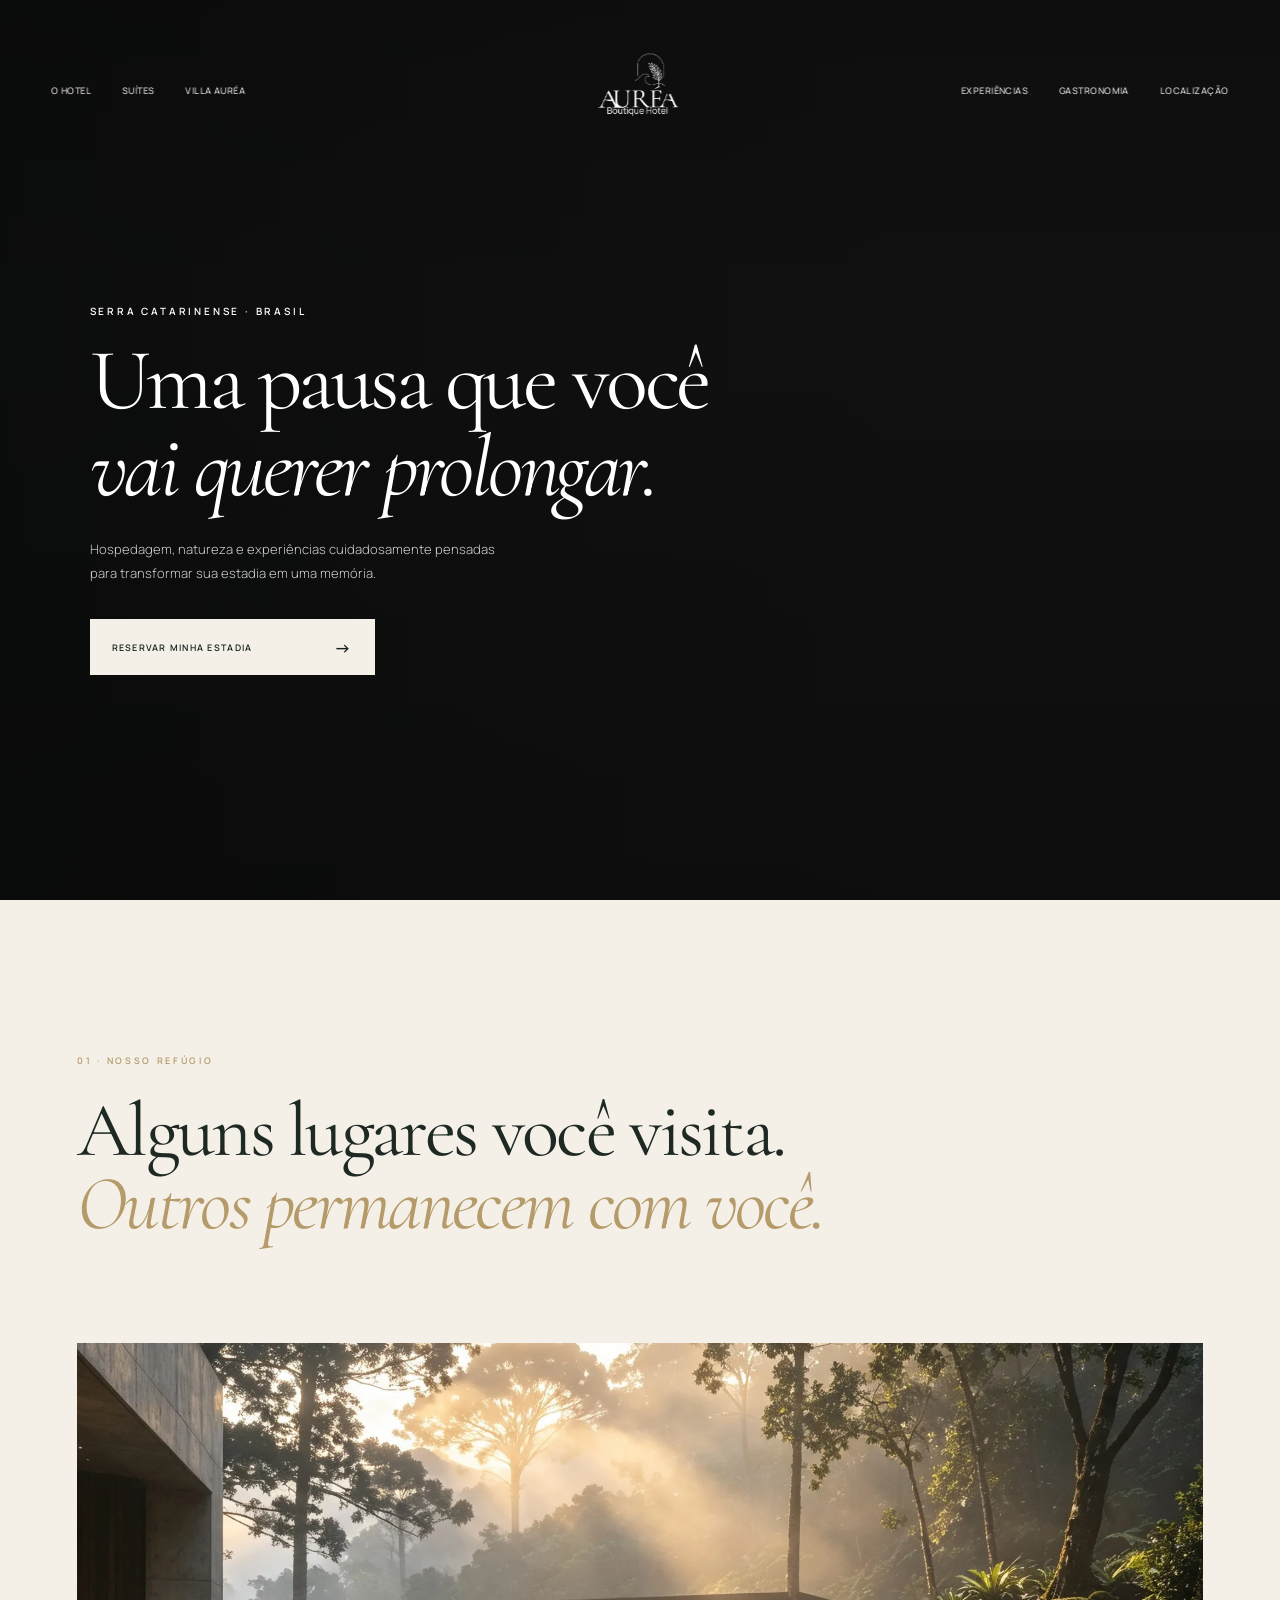
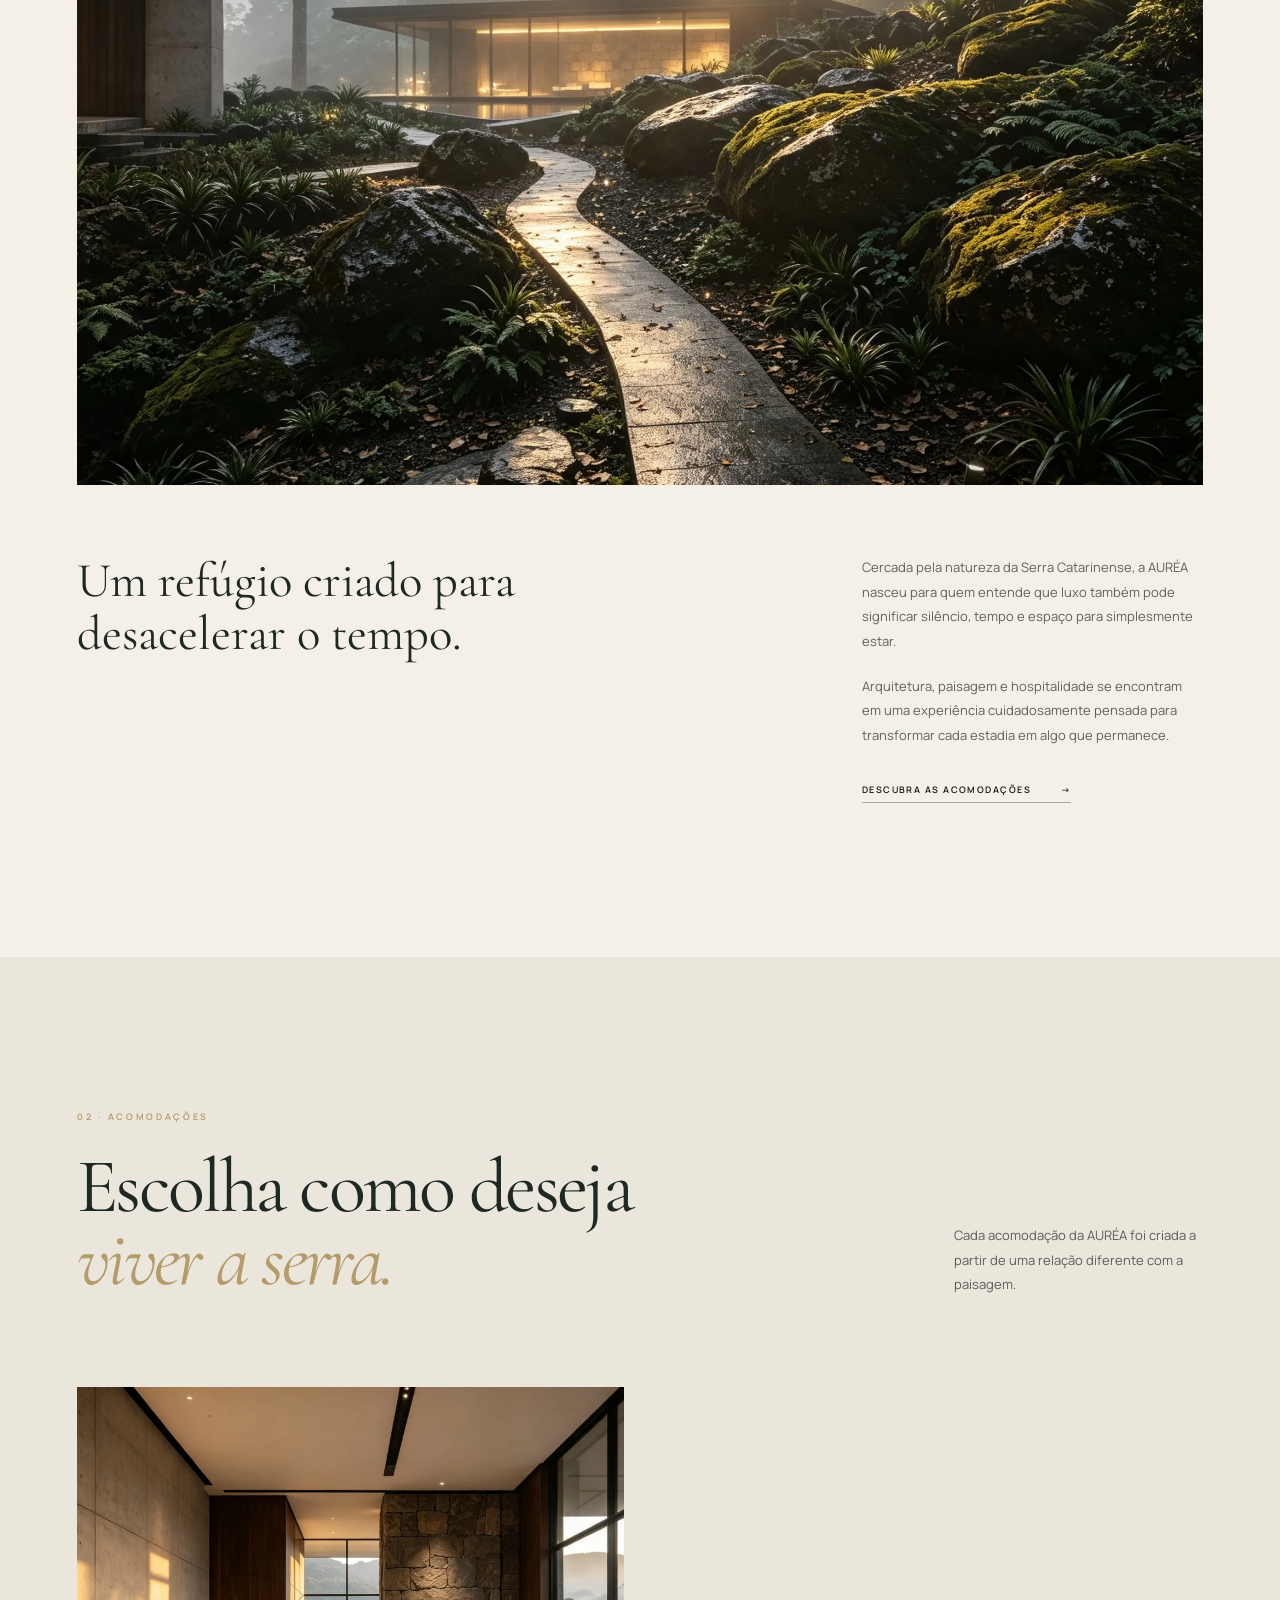
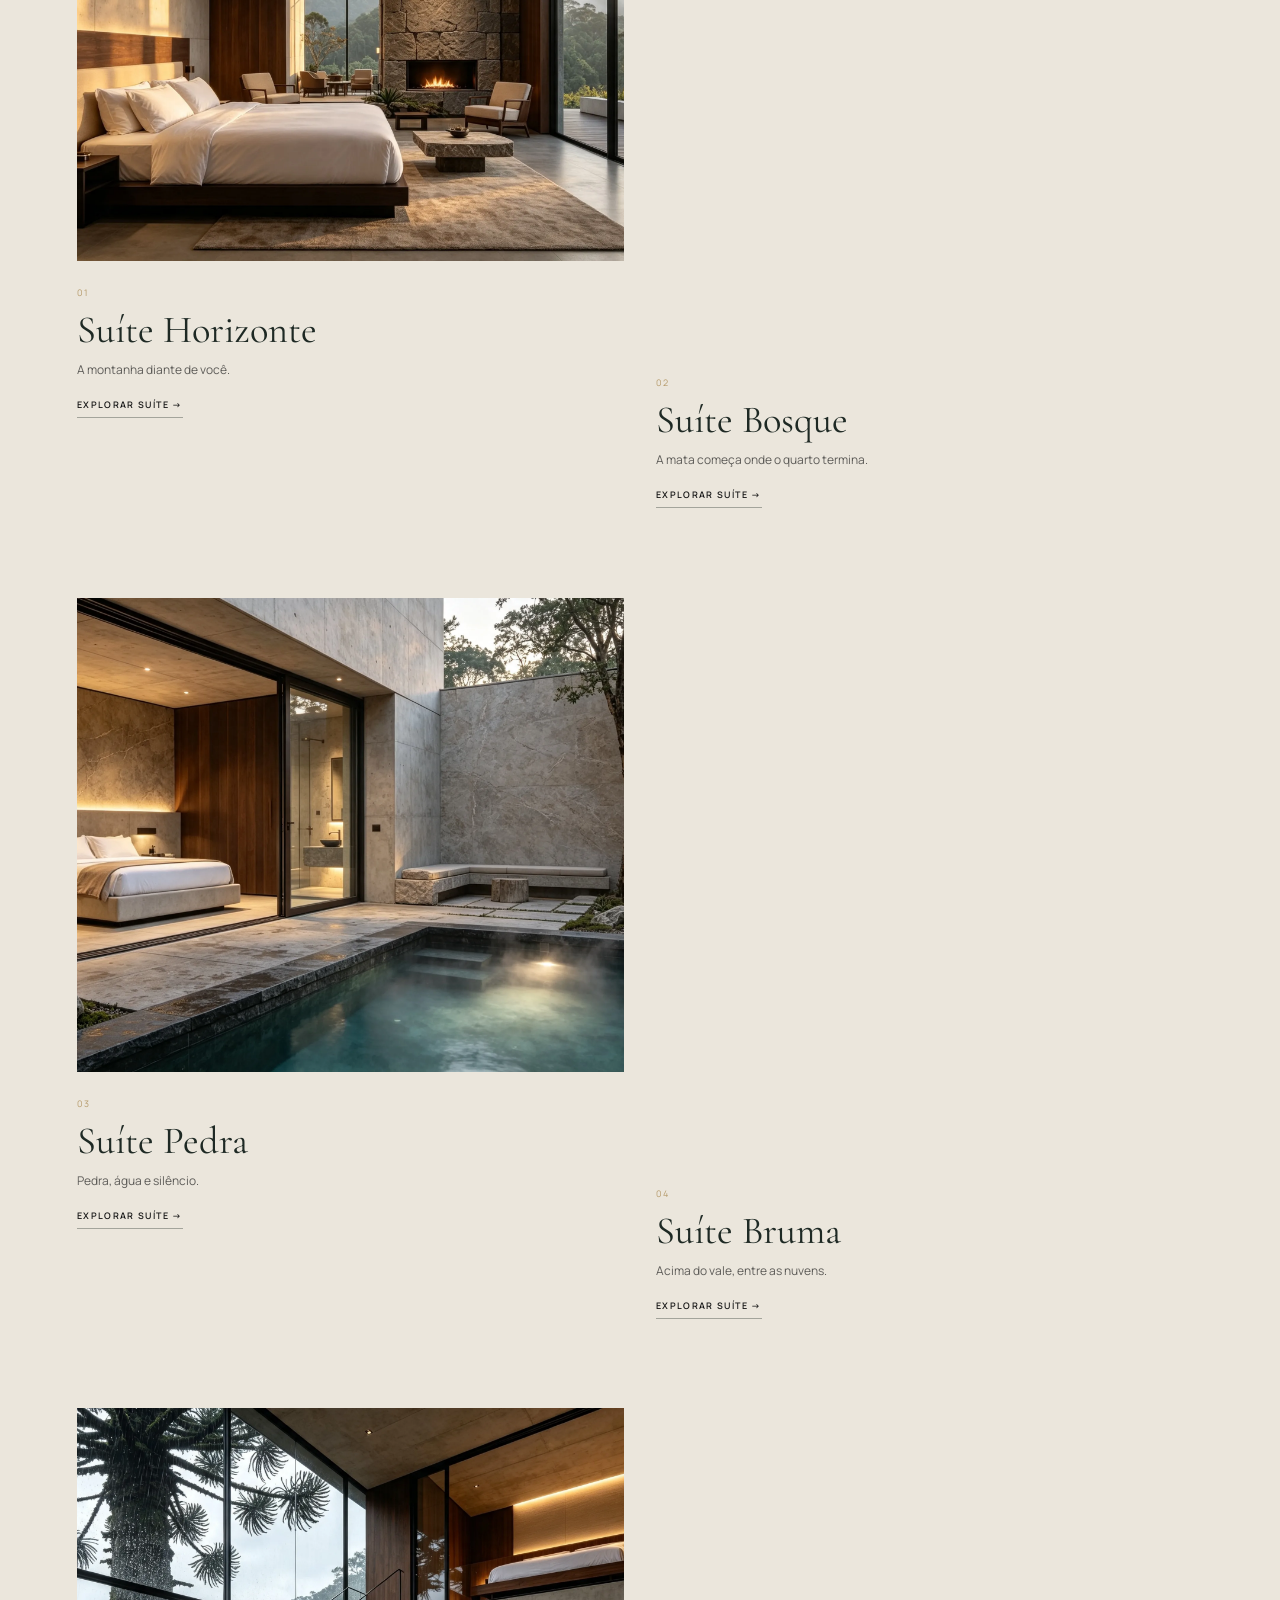
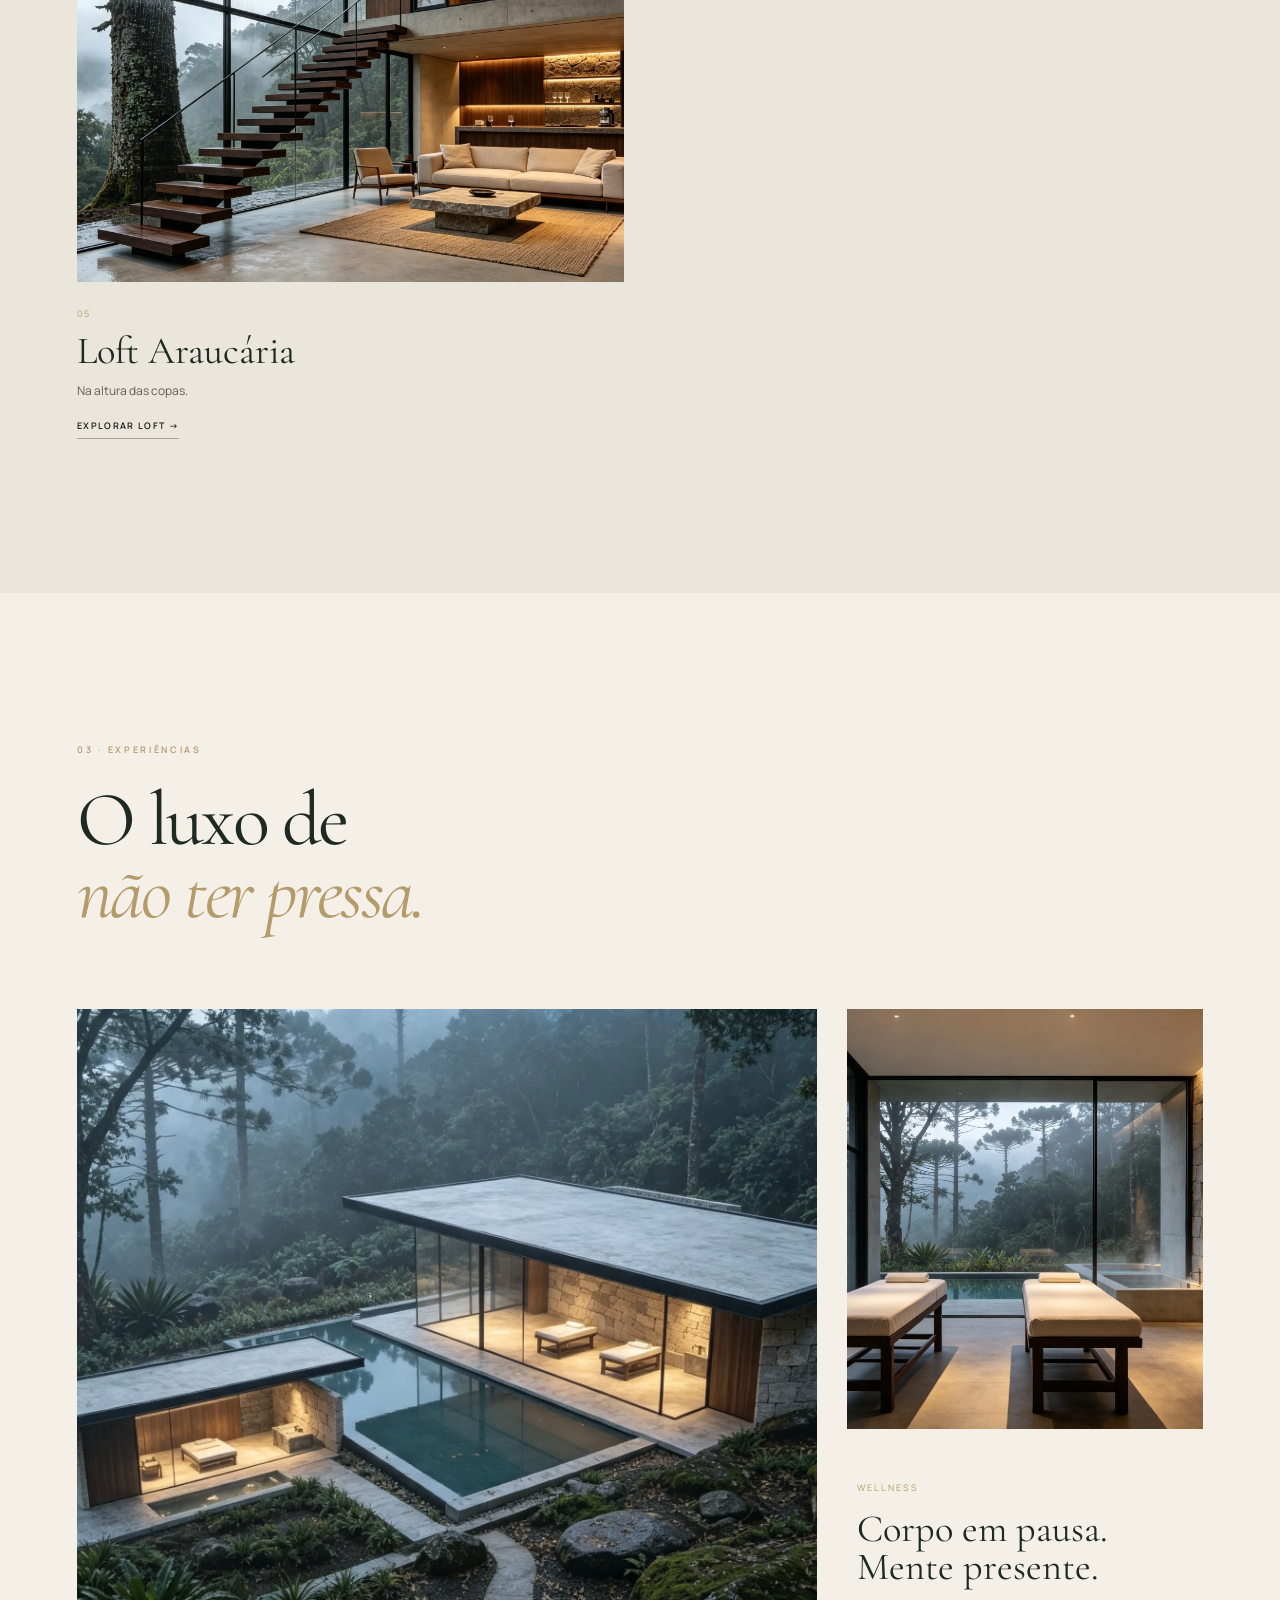
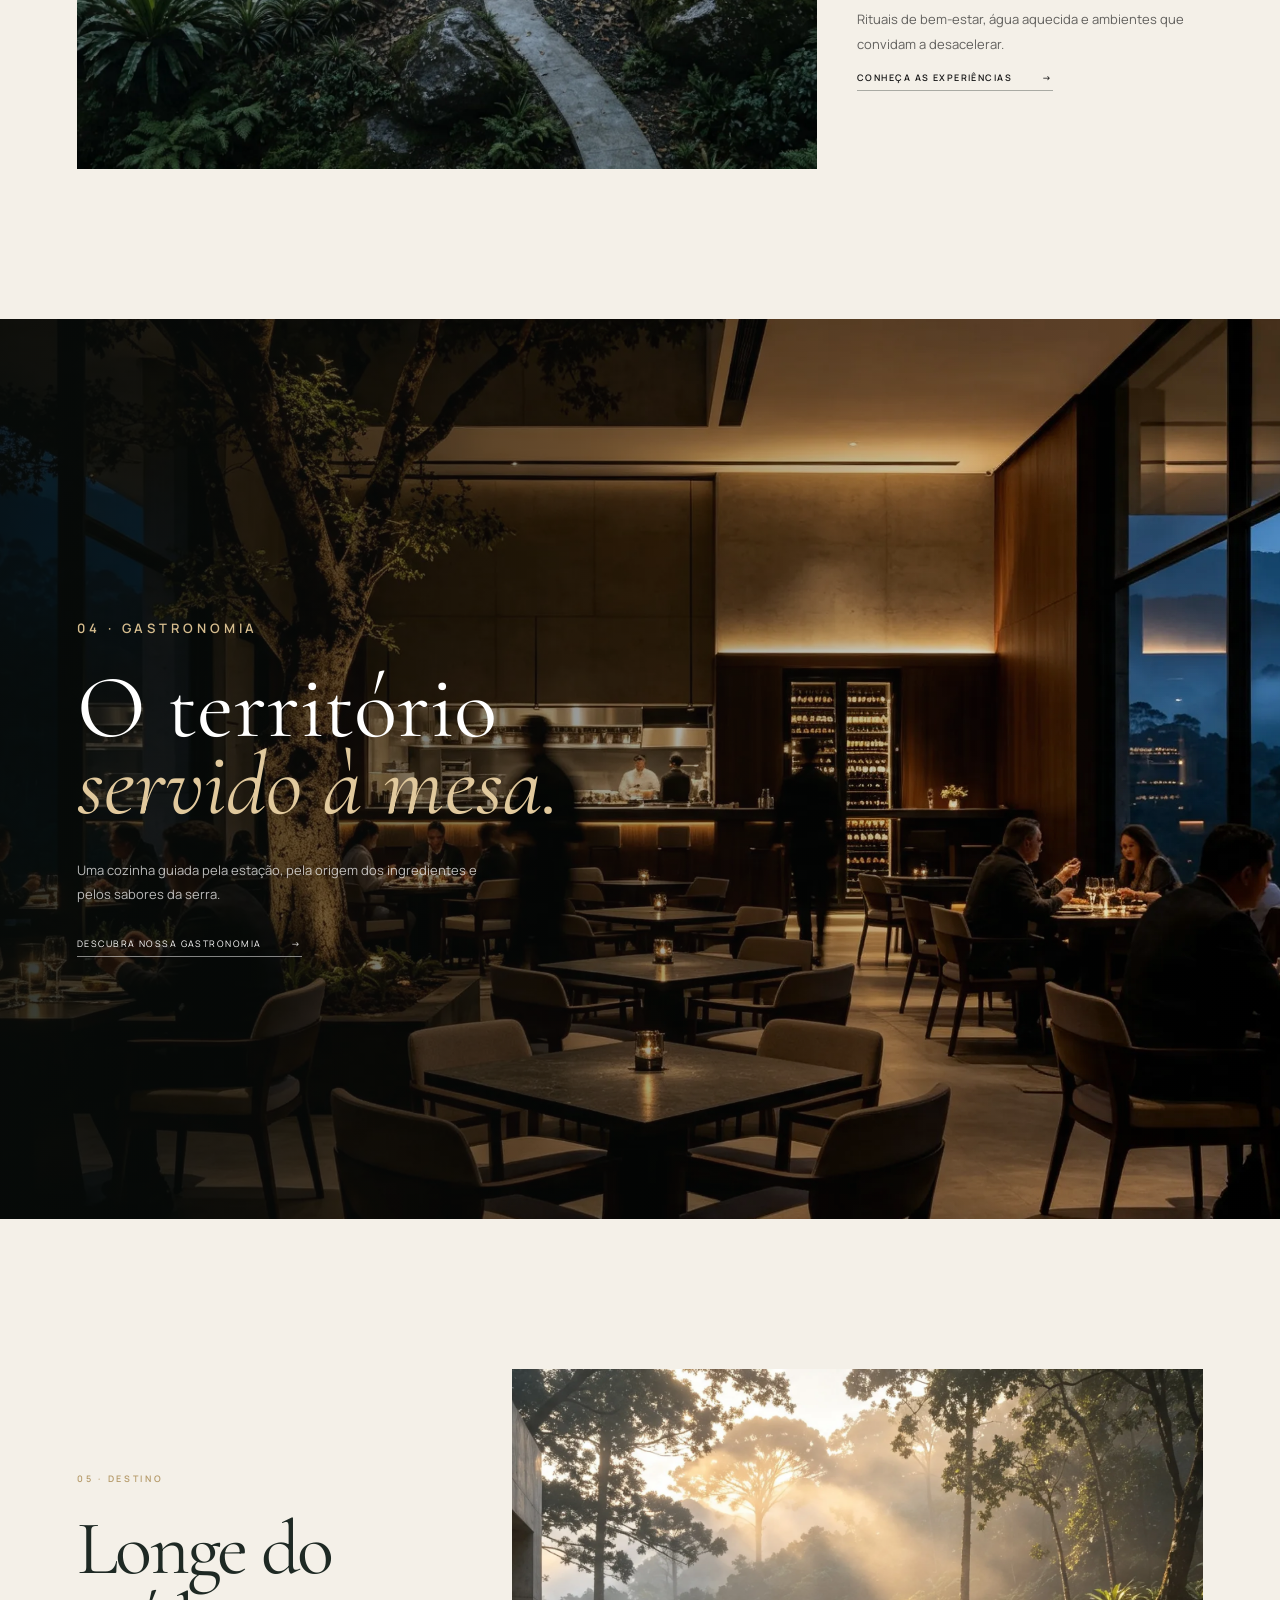
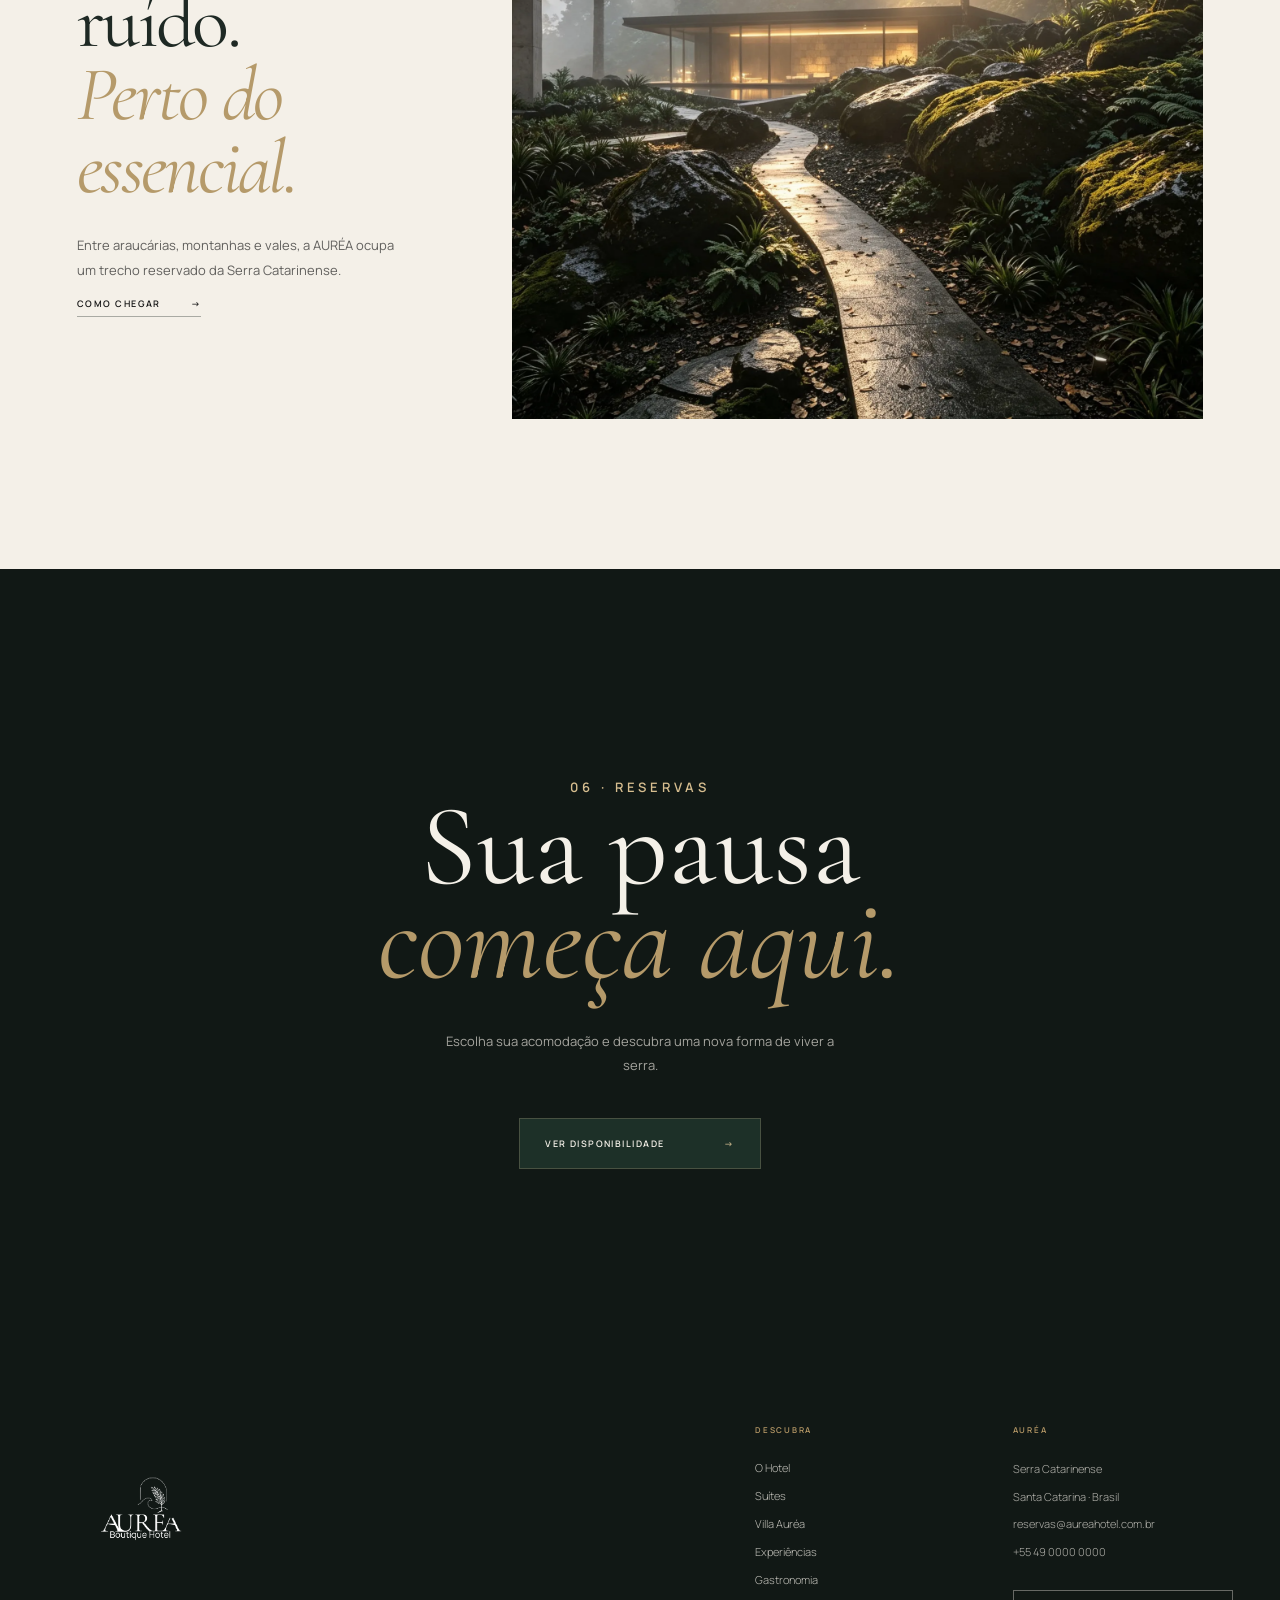
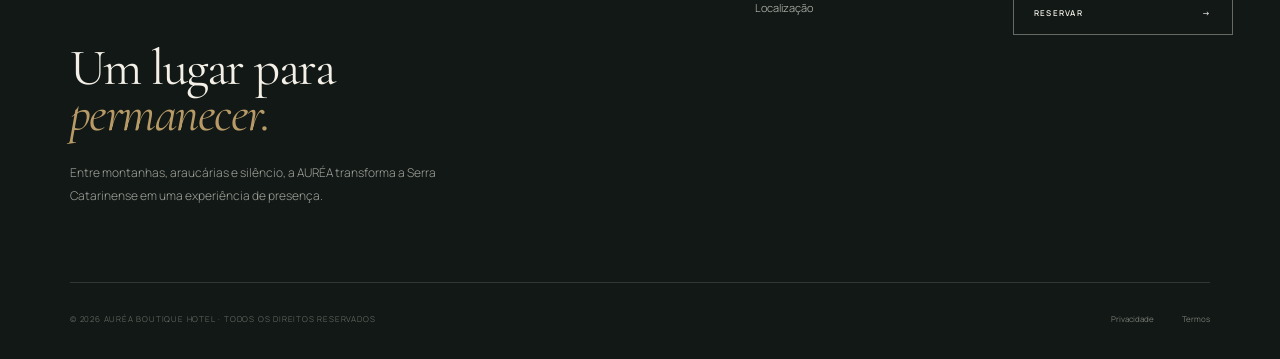
<file: index.html>
<!DOCTYPE html>
<html lang="pt-BR">

<head>

  <meta charset="UTF-8">

  <meta
    name="viewport"
    content="width=device-width, initial-scale=1.0"
  >

  <title>AURÉA Boutique Hotel | Serra Catarinense</title>

  <meta
    name="description"
    content="AURÉA Boutique Hotel — hospedagem, natureza e experiências na Serra Catarinense. Um refúgio pensado para desacelerar e viver a paisagem."
  >

  <meta
    name="robots"
    content="index, follow"
  >

  <meta
    name="theme-color"
    content="#17251f"
  >

  <link
    rel="icon"
    type="image/png"
    href="assets/favicon.png"
  >

  <!-- =====================================================
     OPEN GRAPH — COMPARTILHAMENTO
====================================================== -->

<meta
  property="og:title"
  content="AURÉA Boutique Hotel | Serra Catarinense"
>

<meta
  property="og:description"
  content="Hospedagem, natureza e experiências cuidadosamente pensadas para viver a Serra Catarinense."
>

<meta
  property="og:type"
  content="website"
>

<meta
  property="og:url"
  content="https://aurea-alpha-ten.vercel.app/"
>

<meta
  property="og:image"
  content="https://aurea-alpha-ten.vercel.app/assets/og-aurea.jpg"
>

<meta
  property="og:image:width"
  content="1200"
>

<meta
  property="og:image:height"
  content="630"
>

<meta
  property="og:image:alt"
  content="AURÉA Boutique Hotel na Serra Catarinense"
>

<meta
  property="og:site_name"
  content="AURÉA Boutique Hotel"
>

<!-- =====================================================
     X / TWITTER CARD
====================================================== -->

<meta
  property="twitter:card"
  content="summary_large_image"
>

<meta
  property="twitter:title"
  content="AURÉA Boutique Hotel | Serra Catarinense"
>

<meta
  property="twitter:description"
  content="Hospedagem, natureza e experiências cuidadosamente pensadas para viver a Serra Catarinense."
>

<meta
  property="twitter:image"
  content="https://aurea-alpha-ten.vercel.app/assets/og-aurea.jpg"
>

  <!-- =====================================================
       FONTES
  ====================================================== -->
  <!-- =====================================================
       FONTES
  ====================================================== -->

  <link
    rel="preconnect"
    href="https://fonts.googleapis.com"
  >

  <link
  rel="preload"
  as="style"
  href="https://fonts.googleapis.com/css2?family=Cormorant+Garamond:ital,wght@0,400;1,400&family=Manrope:wght@300;400;500;600&display=swap"
  onload="this.onload=null;this.rel='stylesheet'"
>

<noscript>
  <link
    rel="stylesheet"
    href="https://fonts.googleapis.com/css2?family=Cormorant+Garamond:ital,wght@0,400;1,400&family=Manrope:wght@300;400;500;600&display=swap"
  >
</noscript>



  <!-- =====================================================
       CSS DA HOME
  ====================================================== -->

  <link
    rel="stylesheet"
    href="style.css"
  >


  <!-- =====================================================
       COMPONENTES GLOBAIS
  ====================================================== -->

  <link
    rel="stylesheet"
    href="header.css"
  >

  <link
  rel="preload"
  href="footer.css"
  as="style"
  onload="this.onload=null;this.rel='stylesheet'"
>

<noscript>
  <link
    rel="stylesheet"
    href="footer.css"
  >
</noscript>

  <link
  rel="preload"
  href="animations.css"
  as="style"
  onload="this.onload=null;this.rel='stylesheet'"
>

<noscript>
  <link
    rel="stylesheet"
    href="animations.css"
  >
</noscript>

  <!-- =====================================================
       JAVASCRIPT
  ====================================================== -->

  <script
    defer
    src="script.js"
  ></script>

  <script
    defer
    src="animations.js"
  ></script>

</head>


<body>


  <!-- =====================================================
     HEADER
===================================================== -->

<header class="site-header header-light">


  <!-- MENU ESQUERDO DESKTOP -->

  <nav class="site-nav site-nav-left">

    <a href="hotel.html">
      O Hotel
    </a>

    <a href="suites.html">
      Suítes
    </a>

    <a href="villa.html">
      Villa Auréa
    </a>

  </nav>


  <!-- LOGO -->

  <a
    href="index.html"
    class="site-logo"
    aria-label="AURÉA Boutique Hotel"
  >

    <img
      src="assets/logo-aurea.png"
      alt="AURÉA Boutique Hotel"
    >

  </a>


  <!-- MENU DIREITO DESKTOP -->

  <nav class="site-nav site-nav-right">

    <a href="experiencias.html">
      Experiências
    </a>

    <a href="gastronomia.html">
      Gastronomia
    </a>

    <a href="localizacao.html">
      Localização
    </a>

  </nav>


  <!-- =================================================
       BOTÃO MOBILE
  ================================================== -->

  <button
    class="mobile-menu-toggle"
    type="button"
    aria-label="Abrir menu"
    aria-expanded="false"
    aria-controls="mobile-menu"
  >

    <span></span>
    <span></span>

  </button>


  <!-- =================================================
       MENU MOBILE
  ================================================== -->

  <div
    class="mobile-menu"
    id="mobile-menu"
  >


    <nav class="mobile-menu-nav">

      <a href="hotel.html">
        O Hotel
      </a>

      <a href="suites.html">
        Suítes
      </a>

      <a href="villa.html">
        Villa Auréa
      </a>

      <a href="experiencias.html">
        Experiências
      </a>

      <a href="gastronomia.html">
        Gastronomia
      </a>

      <a href="localizacao.html">
        Localização
      </a>

    </nav>


    <div class="mobile-menu-footer">

      <a
        href="reservas.html"
        class="mobile-menu-reserve"
      >

        <span>
          Reservar estadia
        </span>

        <span>
          →
        </span>

      </a>

    </div>


  </div>


</header>



  <main>


    <!-- =====================================================
         HERO
    ====================================================== -->

    <section
      class="hero"
      id="inicio"
    >


      <!-- VÍDEO -->

     <video
  class="hero-video"
  autoplay
  muted
  playsinline
  preload="metadata"
>
  <source
    src="assets/aurea-entrada.mp4"
    type="video/mp4"
  >
</video>


      <!-- OVERLAY -->

      <div class="hero-overlay"></div>


      <!-- CONTEÚDO -->

      <div class="hero-content hero-reveal">


        <p class="hero-eyebrow">
          SERRA CATARINENSE · BRASIL
        </p>


        <h1 class="hero-title">

          Uma pausa que você

          <em>
            vai querer prolongar.
          </em>

        </h1>


        <p class="hero-description">

          Hospedagem, natureza e experiências
          cuidadosamente pensadas para transformar
          sua estadia em uma memória.

        </p>


        <a
          href="reservas.html"
          class="main-button motion-button"
        >

          <span>
            Reservar minha estadia
          </span>

          <span class="arrow">
            →
          </span>

        </a>


      </div>



    </section>



    <!-- =====================================================
         O HOTEL
    ====================================================== -->

    <section
      class="hotel-section"
      id="hotel"
    >


      <div class="container">


        <!-- CABEÇALHO -->

        <div class="section-header reveal">


          <p class="section-number">
            01 · NOSSO REFÚGIO
          </p>


          <h2>

            Alguns lugares você visita.

            <em>
              Outros permanecem com você.
            </em>

          </h2>


        </div>


        <!-- IMAGEM -->

        <div class="hotel-landscape reveal">

          <img
            src="assets/caminho-ate-o-hotel.webp"
            alt="Caminho até o AURÉA Boutique Hotel"
            loading="lazy"
            decoding="async"
          >

        </div>


        <!-- DESCRIÇÃO -->

        <div class="hotel-description reveal reveal-delay-1">


          <div class="hotel-statement">

            <p>
              Um refúgio criado para
              desacelerar o tempo.
            </p>

          </div>


          <div class="hotel-copy">

            <p>

              Cercada pela natureza da Serra Catarinense,
              a AURÉA nasceu para quem entende que luxo
              também pode significar silêncio, tempo e
              espaço para simplesmente estar.

            </p>


            <p>

              Arquitetura, paisagem e hospitalidade se
              encontram em uma experiência cuidadosamente
              pensada para transformar cada estadia em algo
              que permanece.

            </p>


            <a
              href="suites.html"
              class="editorial-link motion-link"
            >

              Descubra as acomodações

              <span>
                →
              </span>

            </a>


          </div>


        </div>


      </div>


    </section>



    <!-- =====================================================
         SUÍTES
    ====================================================== -->

    <section
      class="suites-section"
      id="suites"
    >


      <div class="container">


        <!-- HEADING -->

        <div class="suites-heading reveal">


          <div>

            <p class="section-number">
              02 · ACOMODAÇÕES
            </p>


            <h2>
              Escolha como deseja
              <em>viver a serra.</em>
            </h2>

          </div>


          <p class="suites-intro">

            Cada acomodação da AURÉA foi criada a partir
            de uma relação diferente com a paisagem.

          </p>


        </div>



        <!-- GRID -->

        <div class="suites-grid">


          <!-- =================================================
               HORIZONTE
          ================================================== -->

          <article
            class="suite-card suite-large reveal"
          >


            <div class="suite-image">

              <img
                src="assets/suite-horizonte.webp"
                alt="Suíte Horizonte"
                loading="lazy"
                decoding="async"
              >

            </div>


            <div class="suite-info">


              <div>

                <span class="suite-number">
                  01
                </span>

                <h3>
                  Suíte Horizonte
                </h3>

              </div>


              <p>
                A montanha diante de você.
              </p>


              <a
                href="suites.html"
                class="motion-link"
              >
                Explorar suíte
                <span>→</span>
              </a>


            </div>


          </article>



          <!-- =================================================
               BOSQUE
          ================================================== -->

          <article
            class="suite-card reveal reveal-delay-1"
          >


            <div class="suite-image">

              <img
                src="assets/suite-bosque.webp"
                alt="Suíte Bosque"
                loading="lazy"
                decoding="async"
              >

            </div>


            <div class="suite-info">


              <div>

                <span class="suite-number">
                  02
                </span>

                <h3>
                  Suíte Bosque
                </h3>

              </div>


              <p>
                A mata começa onde o quarto termina.
              </p>


              <a
                href="suites.html"
                class="motion-link"
              >
                Explorar suíte
                <span>→</span>
              </a>


            </div>


          </article>



          <!-- =================================================
               PEDRA
          ================================================== -->

          <article
            class="suite-card reveal reveal-delay-2"
          >


            <div class="suite-image">

              <img
                src="assets/suite-pedra.webp"
                alt="Suíte Pedra"
                loading="lazy"
                decoding="async"
              >

            </div>


            <div class="suite-info">


              <div>

                <span class="suite-number">
                  03
                </span>

                <h3>
                  Suíte Pedra
                </h3>

              </div>


              <p>
                Pedra, água e silêncio.
              </p>


              <a
                href="suites.html"
                class="motion-link"
              >
                Explorar suíte
                <span>→</span>
              </a>


            </div>


          </article>



          <!-- =================================================
               BRUMA
          ================================================== -->

          <article
            class="suite-card reveal reveal-delay-1"
          >


            <div class="suite-image">

              <img
                src="assets/suite-bruma.webp"
                alt="Suíte Bruma"
                loading="lazy"
                decoding="async"
              >

            </div>


            <div class="suite-info">


              <div>

                <span class="suite-number">
                  04
                </span>

                <h3>
                  Suíte Bruma
                </h3>

              </div>


              <p>
                Acima do vale, entre as nuvens.
              </p>


              <a
                href="suites.html"
                class="motion-link"
              >
                Explorar suíte
                <span>→</span>
              </a>


            </div>


          </article>



          <!-- =================================================
               ARAUCÁRIA
          ================================================== -->

          <article
            class="suite-card reveal reveal-delay-2"
          >


            <div class="suite-image">

              <img
                src="assets/loft-araucaria.webp"
                alt="Loft Araucária"
                loading="lazy"
                decoding="async"
              >

            </div>


            <div class="suite-info">


              <div>

                <span class="suite-number">
                  05
                </span>

                <h3>
                  Loft Araucária
                </h3>

              </div>


              <p>
                Na altura das copas.
              </p>


              <a
                href="suites.html"
                class="motion-link"
              >
                Explorar loft
                <span>→</span>
              </a>


            </div>


          </article>


        </div>


      </div>


    </section>



    <!-- =====================================================
         EXPERIÊNCIAS
    ====================================================== -->

    <section
      class="experiences-section"
      id="experiencias"
    >


      <div class="container">


        <!-- HEADING -->

        <div class="experiences-heading reveal">


          <p class="section-number">
            03 · EXPERIÊNCIAS
          </p>


          <h2>

            O luxo de

            <em>
              não ter pressa.
            </em>

          </h2>


        </div>



        <!-- LAYOUT -->

        <div class="experience-layout">


          <!-- IMAGEM PRINCIPAL -->

          <div class="experience-main reveal">

            <img
              src="assets/spa-em-angulo-maior.webp"
              alt="Spa do AURÉA Boutique Hotel"
              loading="lazy"
              decoding="async"
            >

          </div>


          <!-- LATERAL -->

          <div class="experience-side">


            <div
              class="experience-side-image reveal reveal-delay-1"
            >

              <img
                src="assets/spa-do-hotel.webp"
                alt="Área de spa"
                loading="lazy"
                decoding="async"
              >

            </div>


            <div
              class="experience-copy reveal reveal-delay-2"
            >


              <span>
                WELLNESS
              </span>


              <h3>
                Corpo em pausa.
                Mente presente.
              </h3>


              <p>

                Rituais de bem-estar, água aquecida e
                ambientes que convidam a desacelerar.

              </p>


              <a
                href="experiencias.html"
                class="editorial-link motion-link"
              >

                Conheça as experiências

                <span>
                  →
                </span>

              </a>


            </div>


          </div>


        </div>


      </div>


    </section>



    <!-- =====================================================
         GASTRONOMIA
    ====================================================== -->

    <section
      class="gastronomy-section"
      id="gastronomia"
    >


      <!-- IMAGEM -->

      <div class="gastronomy-image reveal">

        <img
          src="assets/restaurante-hotel.webp"
          alt="Restaurante do AURÉA Boutique Hotel"
          loading="lazy"
          decoding="async"
        >

      </div>


      <!-- CONTEÚDO -->

      <div class="gastronomy-content reveal reveal-delay-1">


        <p class="section-number light">
          04 · GASTRONOMIA
        </p>


        <h2>

          O território

          <em>
            servido à mesa.
          </em>

        </h2>


        <p>

          Uma cozinha guiada pela estação, pela origem
          dos ingredientes e pelos sabores da serra.

        </p>


        <a
          href="gastronomia.html"
          class="light-link motion-link"
        >

          Descubra nossa gastronomia

          <span>
            →
          </span>

        </a>


      </div>


    </section>



    <!-- =====================================================
         LOCALIZAÇÃO
    ====================================================== -->

    <section
      class="location-section"
      id="localizacao"
    >


      <div class="container">


        <div class="location-grid">


          <!-- COPY -->

          <div class="location-copy reveal">


            <p class="section-number">
              05 · DESTINO
            </p>


            <h2>

              Longe do ruído.

              <em>
                Perto do essencial.
              </em>

            </h2>


            <p>

              Entre araucárias, montanhas e vales,
              a AURÉA ocupa um trecho reservado da
              Serra Catarinense.

            </p>


            <a
              href="localizacao.html"
              class="editorial-link motion-link"
            >

              Como chegar

              <span>
                →
              </span>

            </a>


          </div>


          <!-- IMAGEM -->

          <div class="location-image reveal reveal-delay-1">

            <img
              src="assets/caminho-ate-o-hotel.webp"
              alt="Paisagem próxima ao AURÉA"
              loading="lazy"
              decoding="async"
            >

          </div>


        </div>


      </div>


    </section>



    <!-- =====================================================
         RESERVAS
    ====================================================== -->

    <section
      class="booking-section"
      id="reservas"
    >


      <div class="booking-content reveal">


        <p class="section-number light">
          06 · RESERVAS
        </p>


        <h2>

          Sua pausa

          <em>
            começa aqui.
          </em>

        </h2>


        <p>

          Escolha sua acomodação e descubra
          uma nova forma de viver a serra.

        </p>


        <a
          href="reservas.html"
          class="booking-button motion-button"
        >

          Ver disponibilidade

          <span>
            →
          </span>

        </a>


      </div>


    </section>


  </main>



  <!-- =====================================================
       FOOTER GLOBAL
  ====================================================== -->

  <footer class="site-footer">


    <div class="site-footer-inner">


      <!-- =================================================
           PARTE SUPERIOR
      ================================================== -->

      <div class="site-footer-top">


        <!-- MARCA -->

        <div class="site-footer-brand reveal">


          <a
            href="index.html"
            class="site-footer-logo"
            aria-label="AURÉA Boutique Hotel"
          >

            <img
              src="assets/logo-aurea.png"
              alt="AURÉA Boutique Hotel"
            >

          </a>


          <h2>
            Um lugar para
            <em>permanecer.</em>
          </h2>


          <p>
            Entre montanhas, araucárias e silêncio,
            a AURÉA transforma a Serra Catarinense
            em uma experiência de presença.
          </p>


        </div>



        <!-- COLUNAS -->

        <div
          class="site-footer-columns reveal reveal-delay-1"
        >


          <!-- NAVEGAÇÃO -->

          <div class="site-footer-column">


            <h3>
              Descubra
            </h3>


            <nav>

              <a href="hotel.html">
                O Hotel
              </a>

              <a href="suites.html">
                Suítes
              </a>

              <a href="villa.html">
                Villa Auréa
              </a>

              <a href="experiencias.html">
                Experiências
              </a>

              <a href="gastronomia.html">
                Gastronomia
              </a>

              <a href="localizacao.html">
                Localização
              </a>

            </nav>


          </div>



          <!-- CONTATO -->

          <div class="site-footer-column">


            <h3>
              AURÉA
            </h3>


            <div class="site-footer-contact">

              <span>
                Serra Catarinense
              </span>

              <span>
                Santa Catarina · Brasil
              </span>

              <span>
                reservas@aureahotel.com.br
              </span>

              <span>
                +55 49 0000 0000
              </span>

            </div>


            <a
              href="reservas.html"
              class="site-footer-reserve motion-button"
            >

              <span>
                Reservar
              </span>

              <span>
                →
              </span>

            </a>


          </div>


        </div>


      </div>



      <!-- =================================================
           PARTE INFERIOR
      ================================================== -->

      <div class="site-footer-bottom">


        <p>
          © 2026 AURÉA BOUTIQUE HOTEL · TODOS OS DIREITOS RESERVADOS
        </p>


        <div class="site-footer-bottom-links">

          <a href="#">
            Privacidade
          </a>

          <a href="#">
            Termos
          </a>

        </div>


      </div>


    </div>


  </footer>


</body>

</html>
</file>
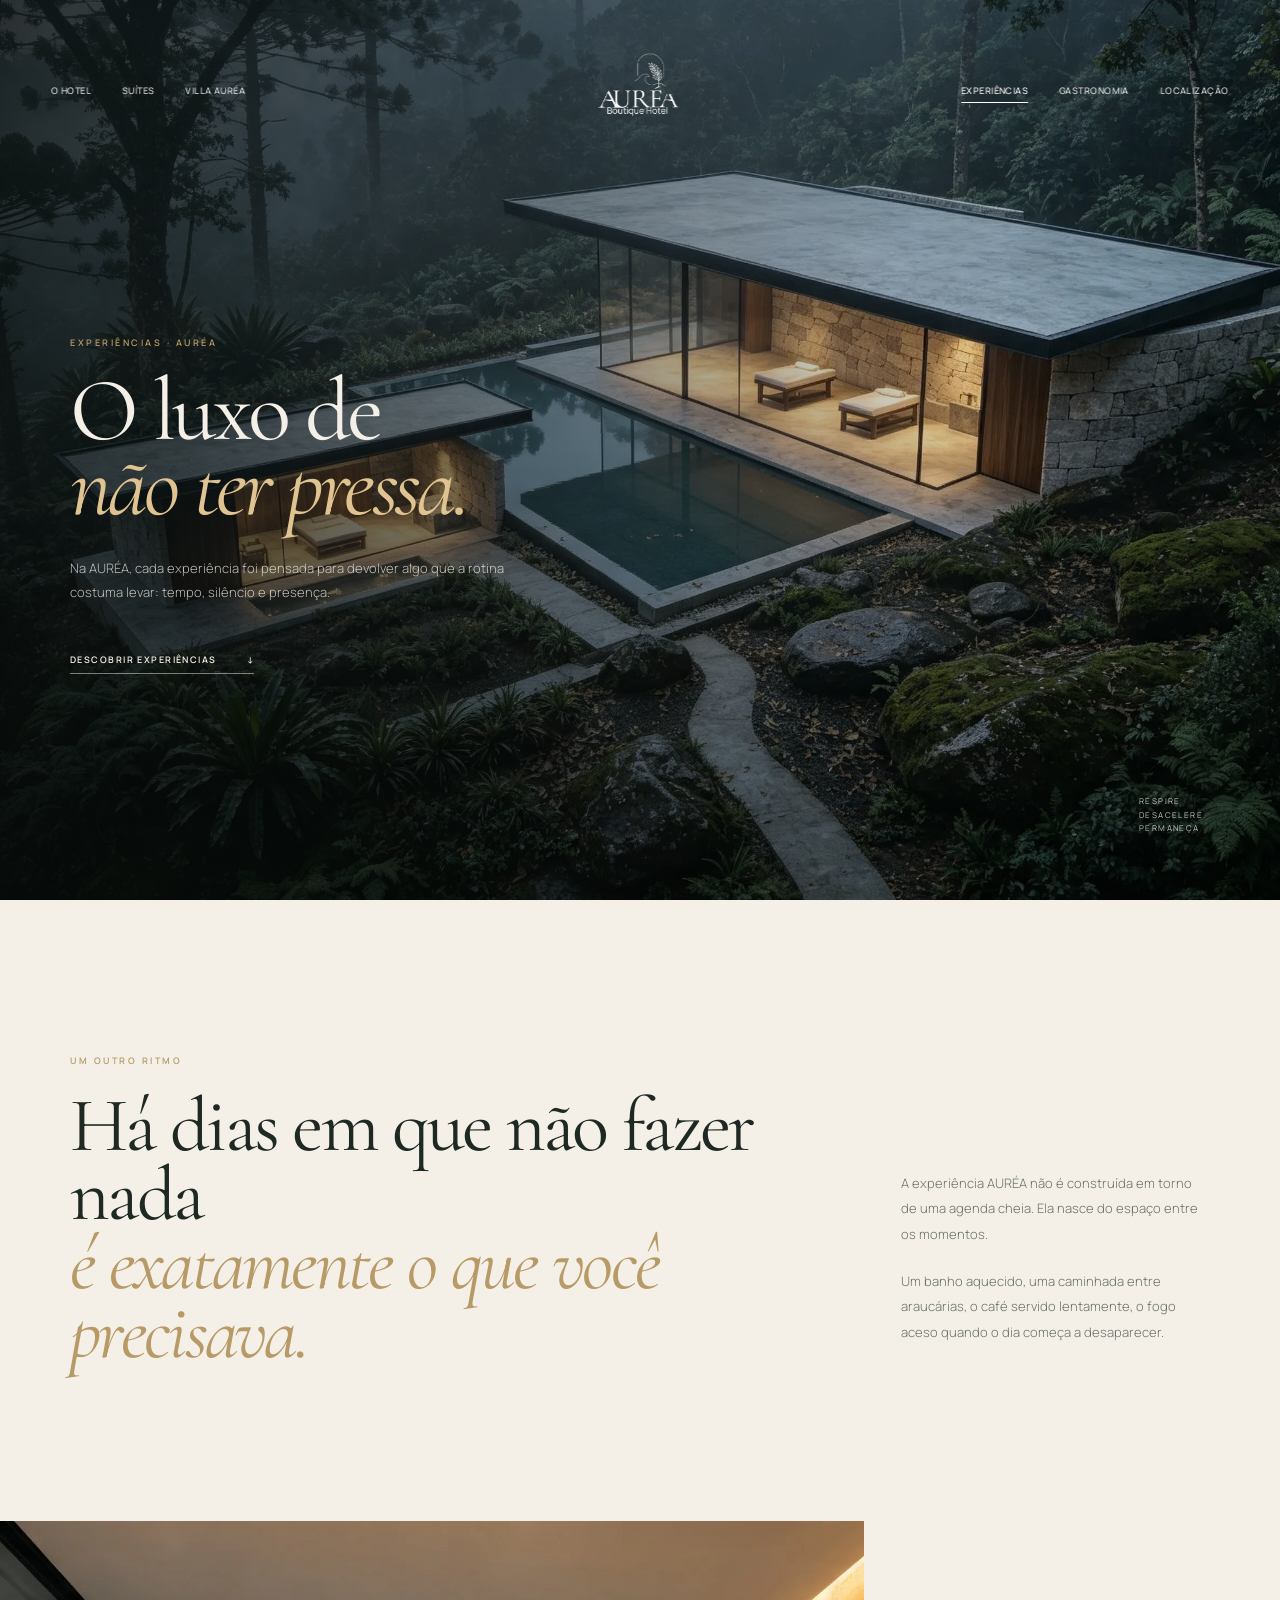
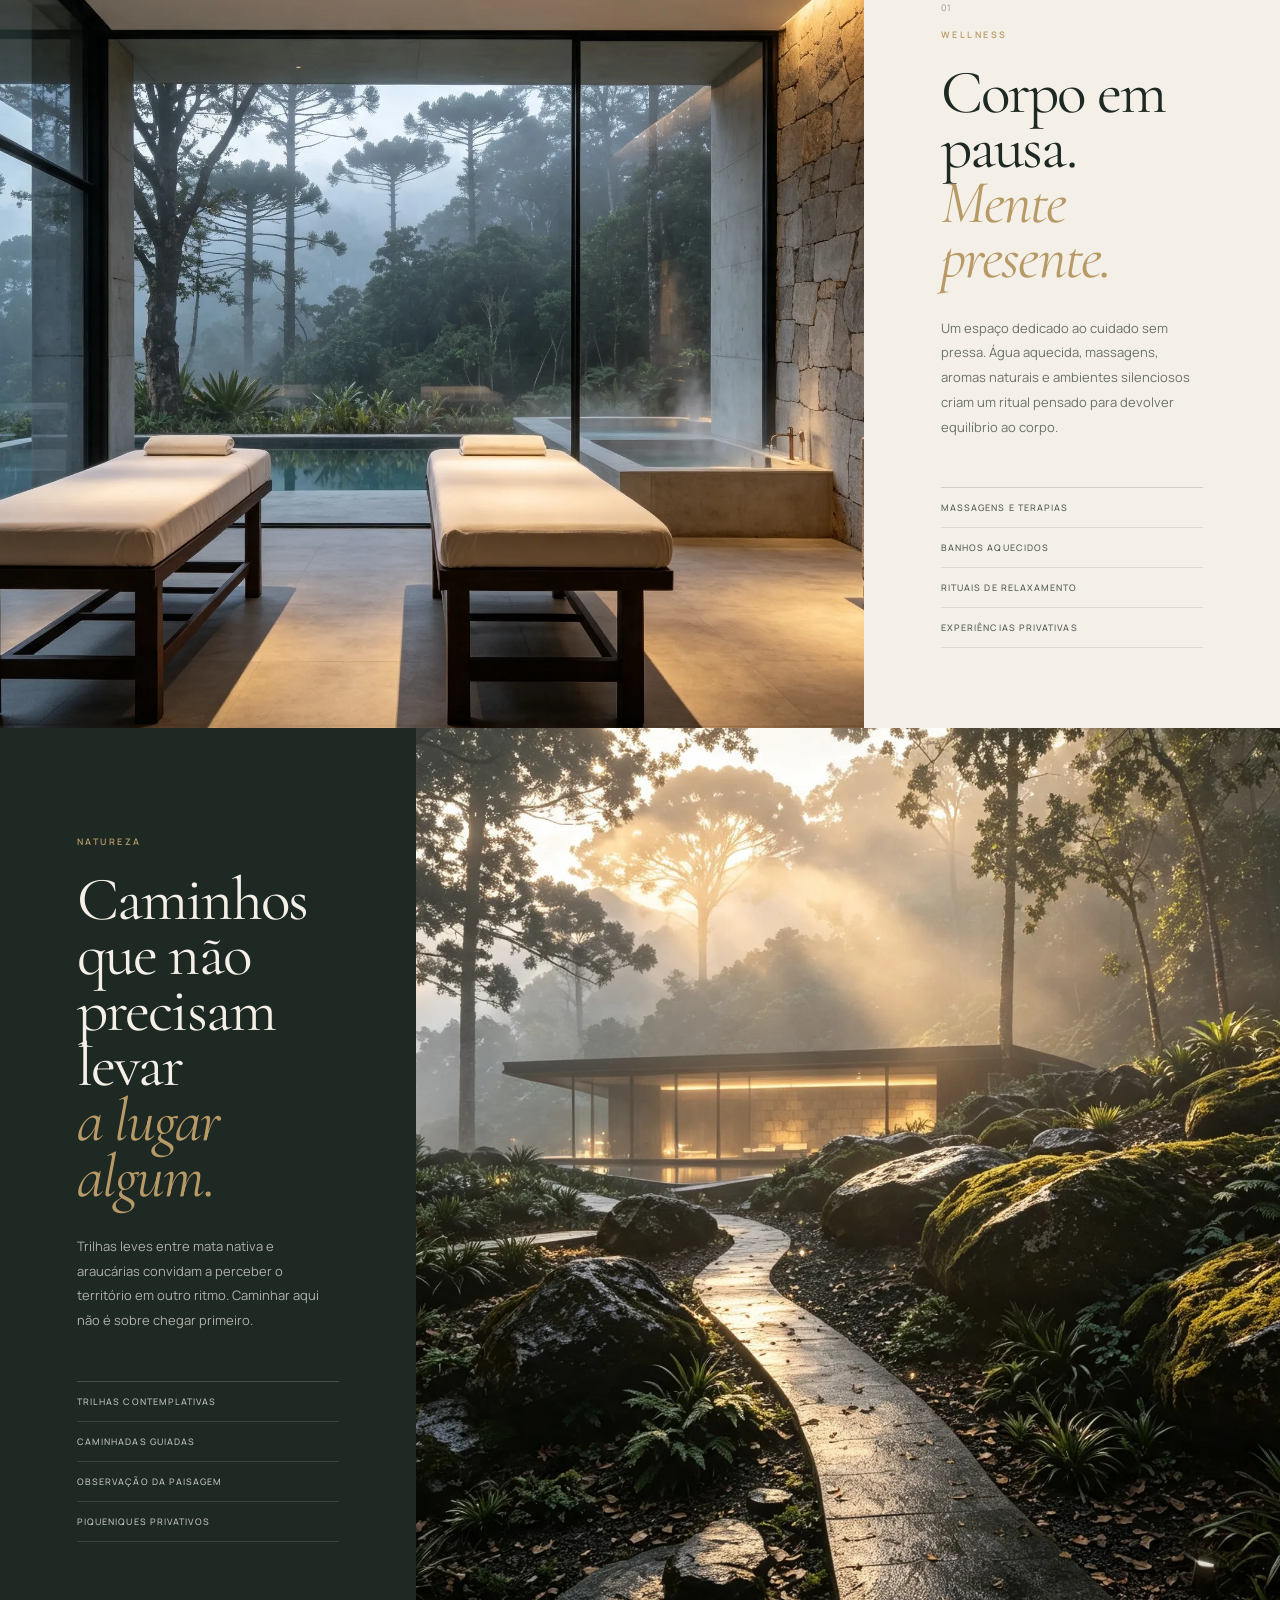
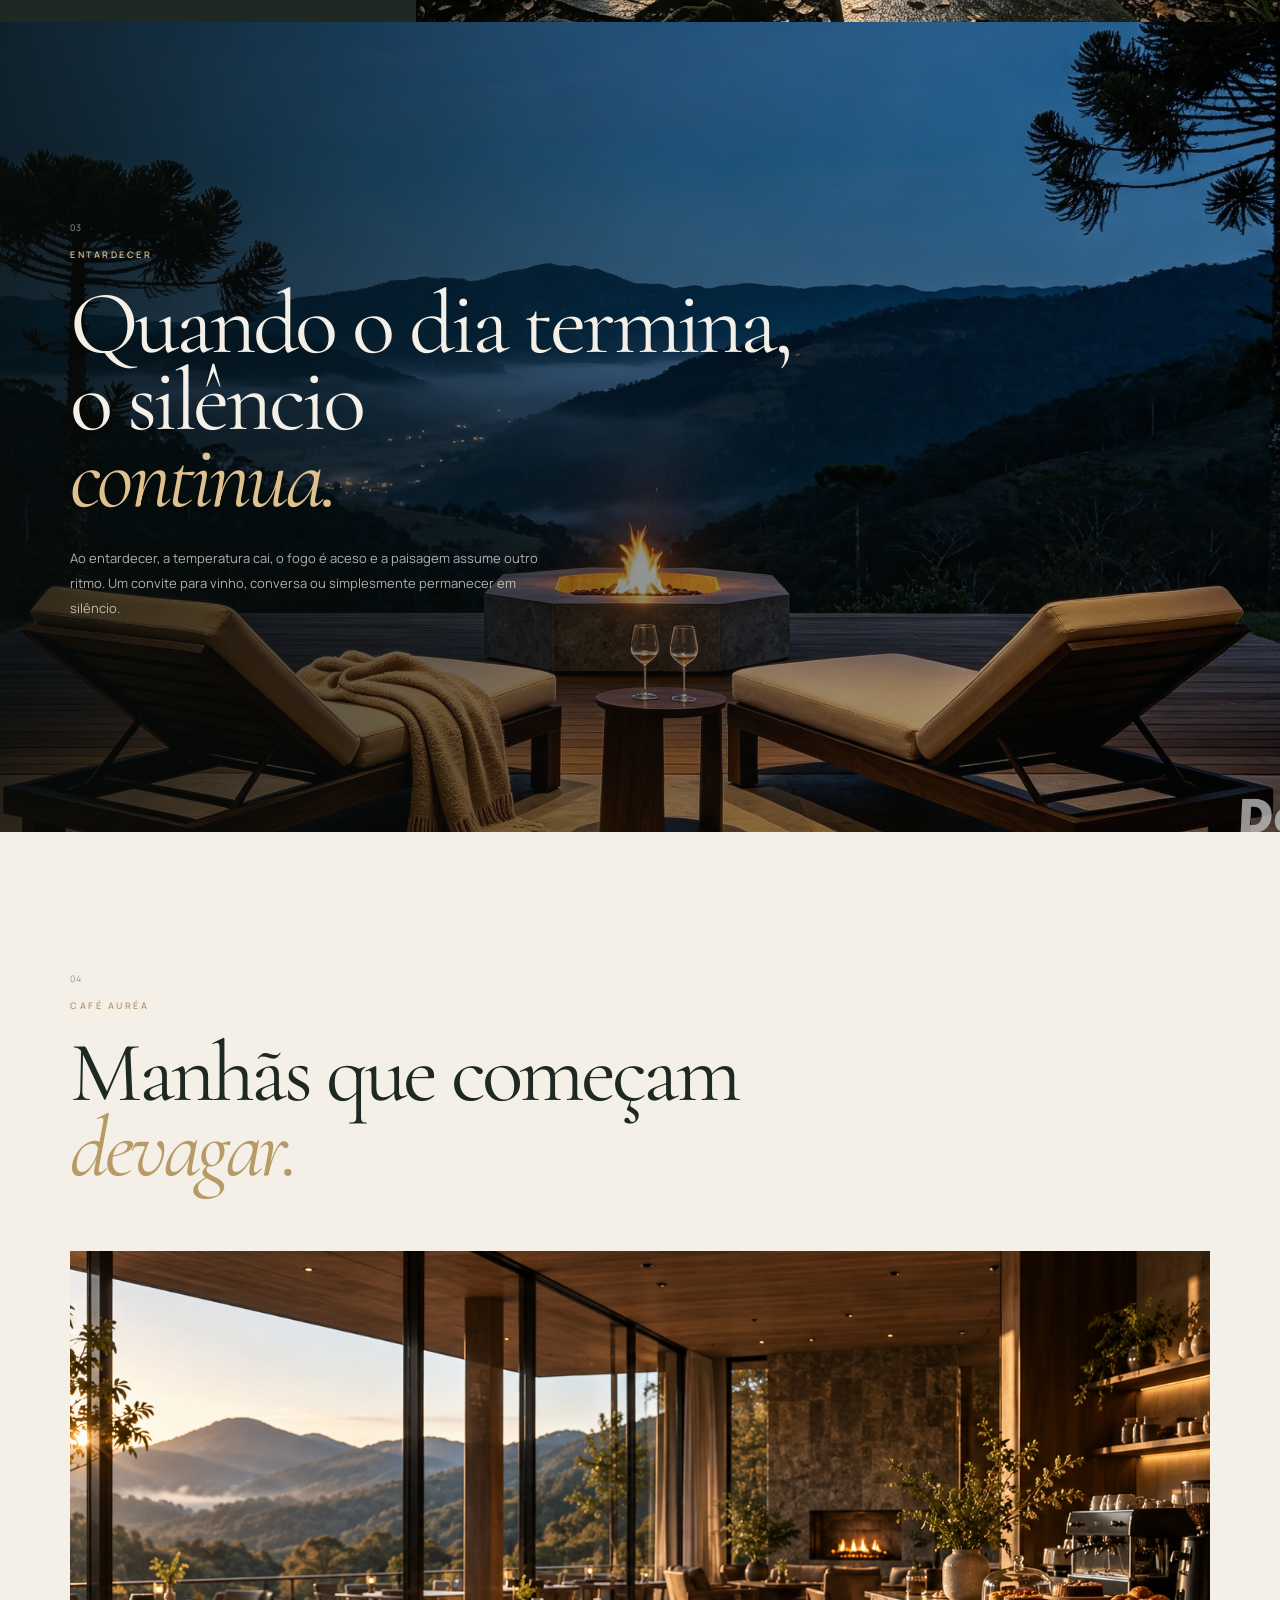
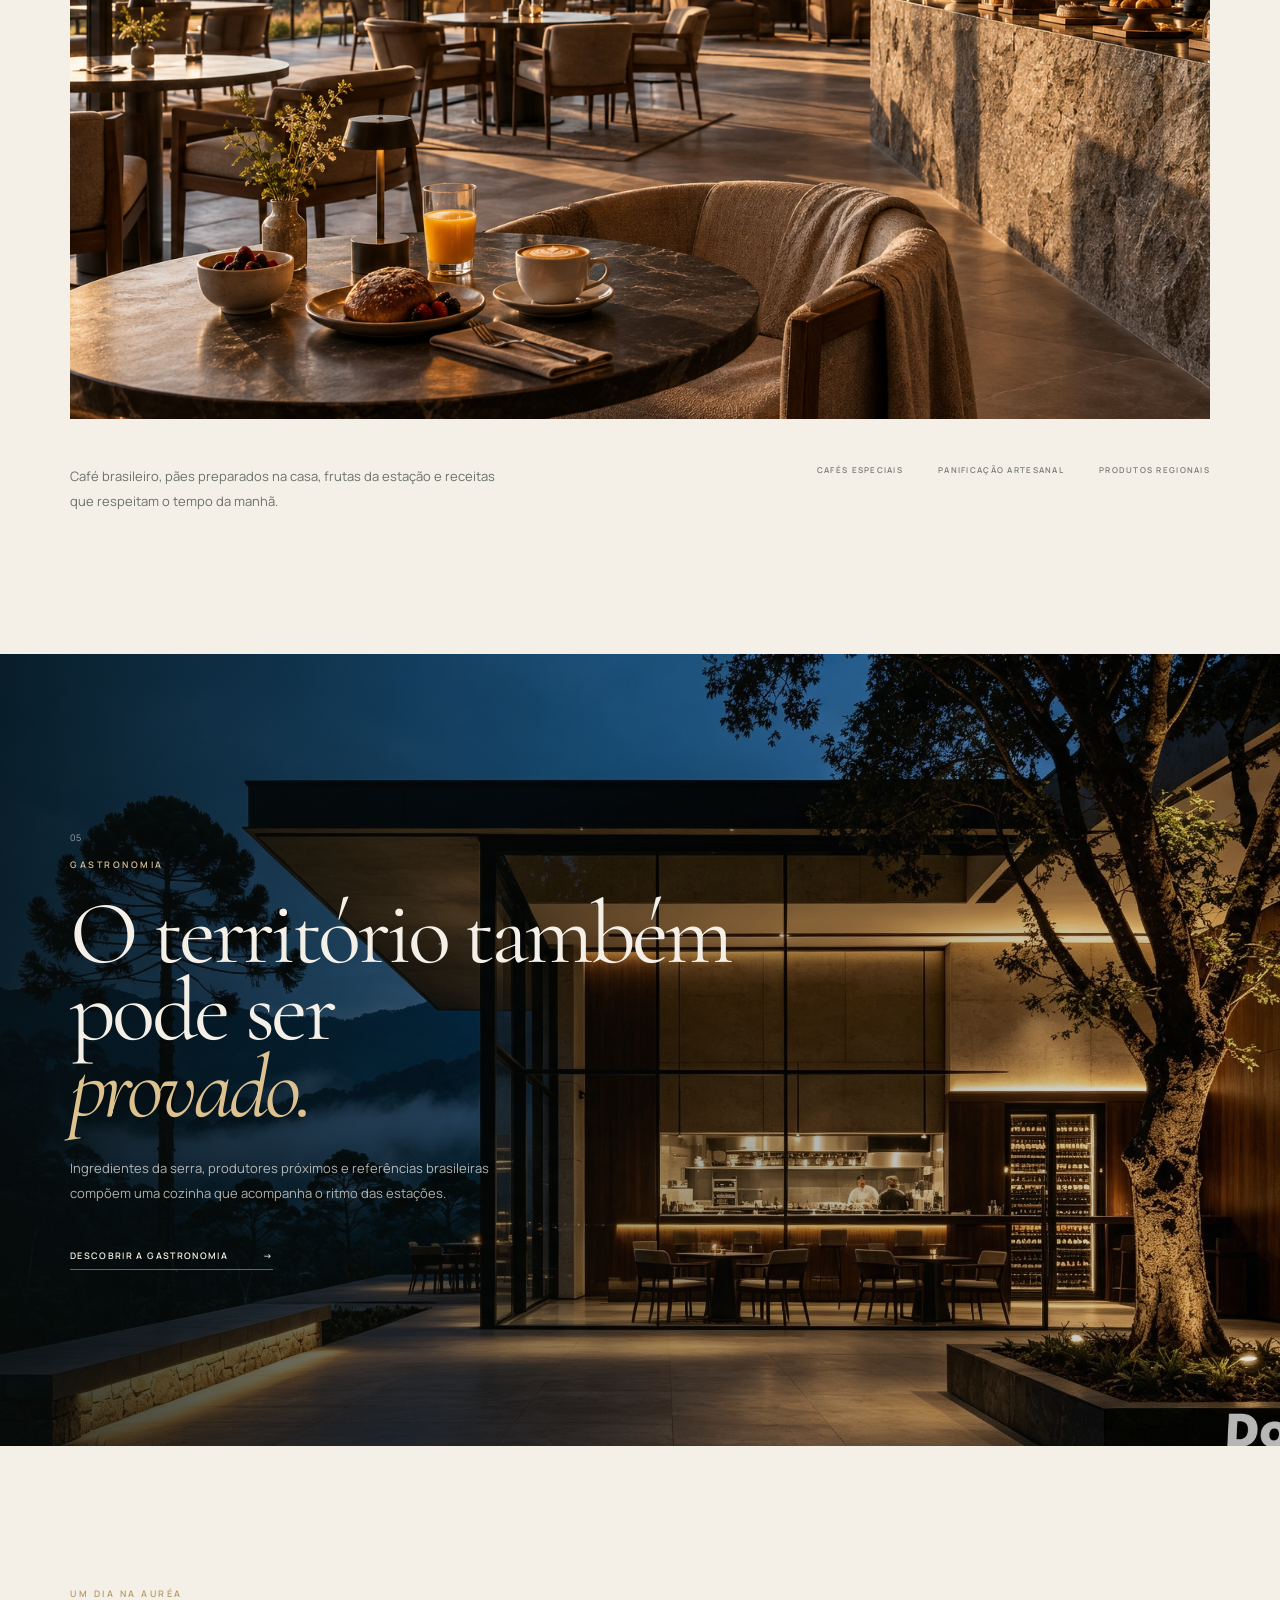
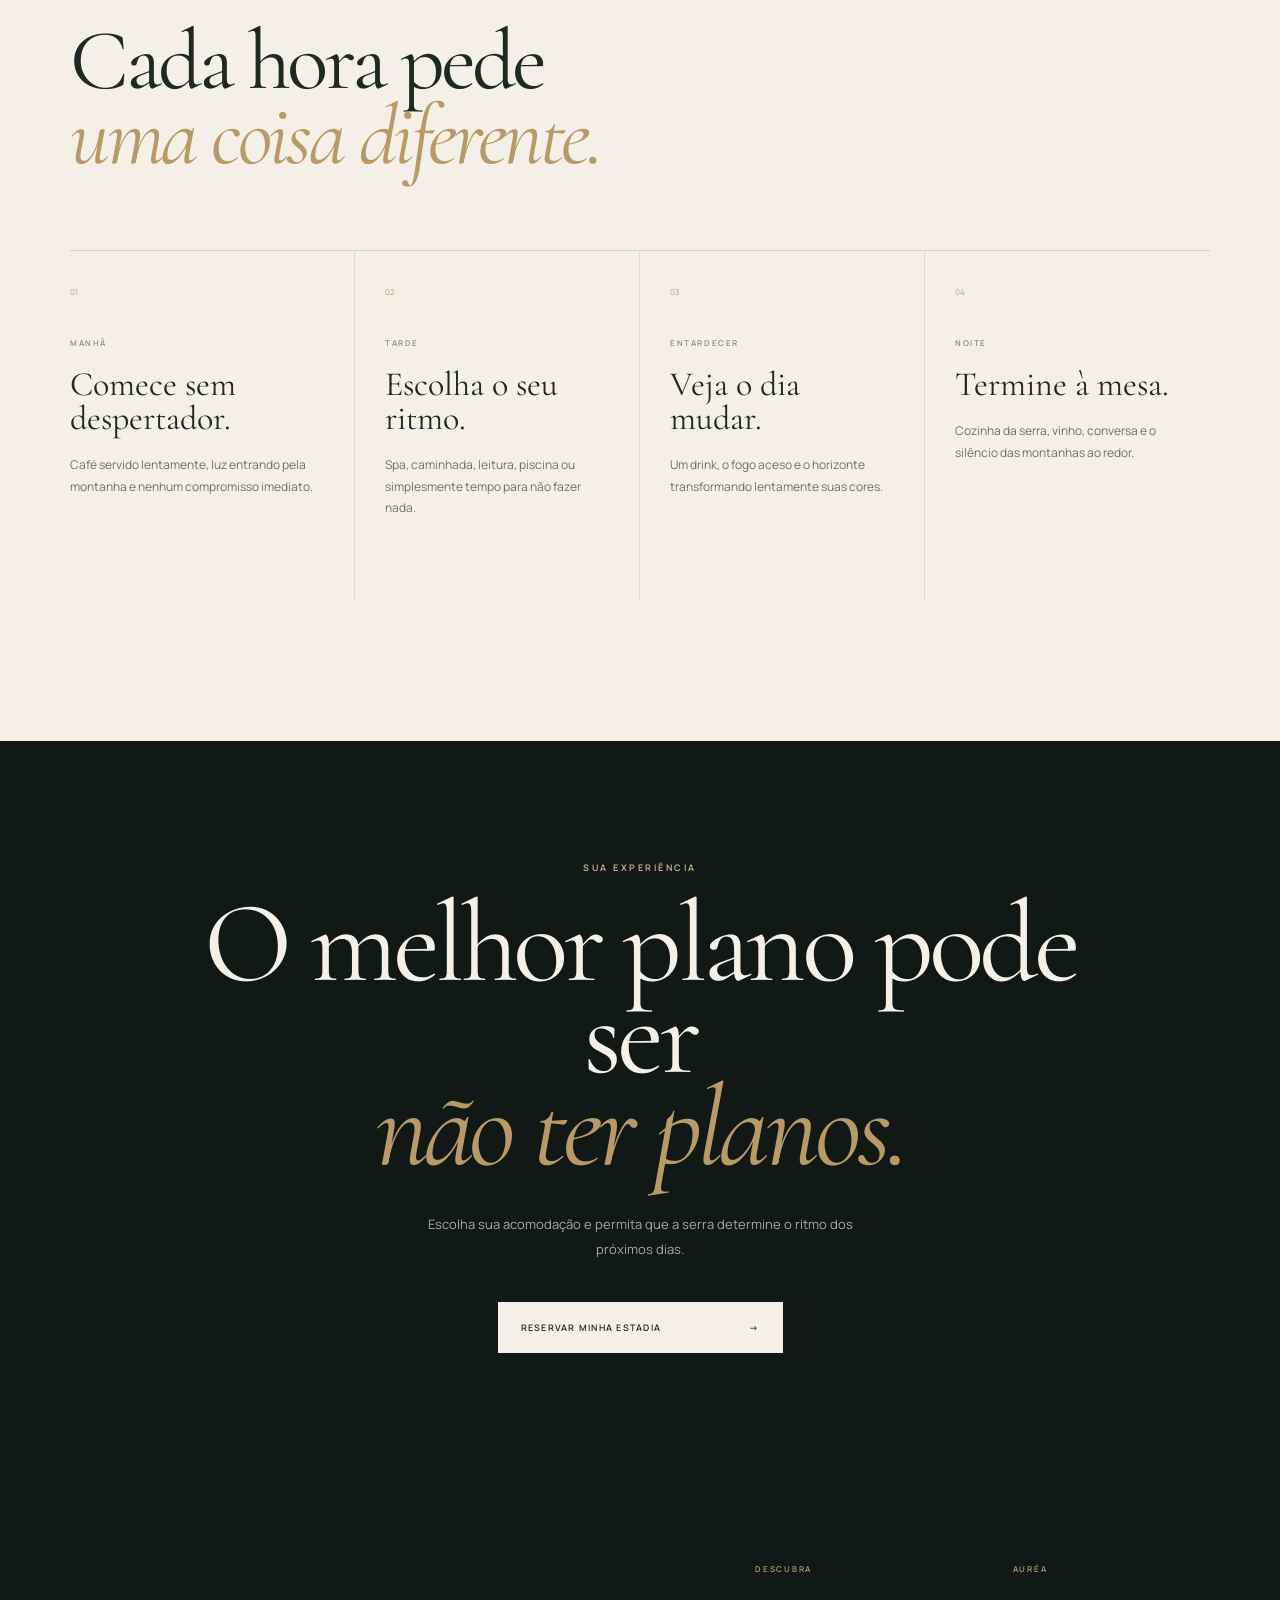
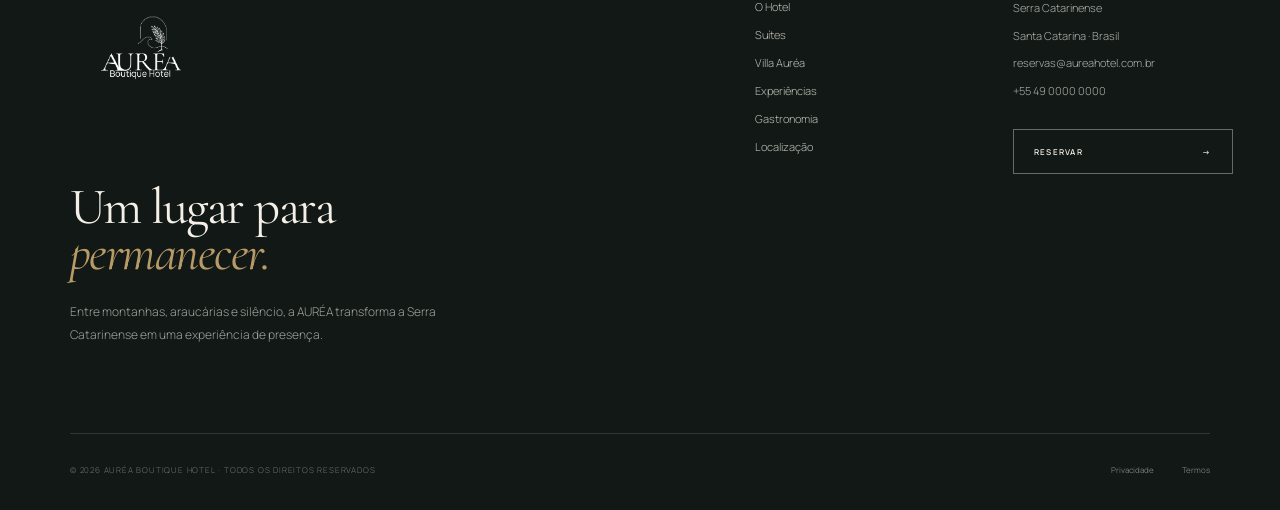
<file: experiencias.html>
<!DOCTYPE html>
<html lang="pt-BR">

<head>

  <meta charset="UTF-8">

  <meta
    name="viewport"
    content="width=device-width, initial-scale=1.0"
  >

 <title>Experiências | AURÉA Boutique Hotel</title>

<meta
  name="description"
  content="Descubra as experiências do AURÉA Boutique Hotel, com bem-estar, natureza e momentos pensados para desacelerar e viver a Serra Catarinense."
>

<meta
  name="robots"
  content="index, follow"
>

<meta
  name="theme-color"
  content="#17251f"
>

<link
  rel="icon"
  type="image/png"
  href="assets/favicon.png"
>

<!-- =====================================================
     OPEN GRAPH — COMPARTILHAMENTO
====================================================== -->

<meta
  property="og:title"
  content="Experiências | AURÉA Boutique Hotel"
>

<meta
  property="og:description"
  content="Descubra experiências de bem-estar, natureza e momentos pensados para desacelerar e viver a Serra Catarinense."
>

<meta
  property="og:type"
  content="website"
>

<meta
  property="og:url"
  content="https://aurea-alpha-ten.vercel.app/experiencias.html"
>

<meta
  property="og:image"
  content="https://aurea-alpha-ten.vercel.app/assets/og-aurea.jpg"
>

<meta
  property="og:image:width"
  content="1200"
>

<meta
  property="og:image:height"
  content="630"
>

<meta
  property="og:image:alt"
  content="AURÉA Boutique Hotel na Serra Catarinense"
>


<!-- X / Twitter -->

<meta
  name="twitter:card"
  content="summary_large_image"
>

<meta
  name="twitter:title"
  content="Experiências | AURÉA Boutique Hotel"
>

<meta
  name="twitter:description"
  content="Descubra experiências de bem-estar, natureza e momentos pensados para desacelerar e viver a Serra Catarinense."
>

<meta
  name="twitter:image"
  content="https://aurea-alpha-ten.vercel.app/assets/og-aurea.jpg"
>

  <!-- =====================================================
       FONTES
  ====================================================== -->

  <link
    rel="preconnect"
    href="https://fonts.googleapis.com"
  >

  <link
    rel="preconnect"
    href="https://fonts.gstatic.com"
    crossorigin
  >

  <link
    href="https://fonts.googleapis.com/css2?family=Cormorant+Garamond:ital,wght@0,400;0,500;1,400&family=Manrope:wght@300;400;500;600&display=swap"
    rel="stylesheet"
  >


  <!-- =====================================================
       CSS
  ====================================================== -->

  <link
    rel="stylesheet"
    href="experiencias.css"
  >

  <link
    rel="stylesheet"
    href="header.css"
  >

  <link
    rel="stylesheet"
    href="footer.css"
  >

  <link
    rel="stylesheet"
    href="animations.css"
  >


  <!-- =====================================================
       JAVASCRIPT
  ====================================================== -->

  <script
    defer
    src="script.js"
  ></script>

  <script
    defer
    src="animations.js"
  ></script>

</head>


<body class="experiencias-page">


  <!-- =====================================================
       HEADER
  ====================================================== -->

  <header class="site-header header-light">


    <!-- MENU ESQUERDO -->

    <nav class="site-nav site-nav-left">

      <a href="hotel.html">
        O Hotel
      </a>

      <a href="suites.html">
        Suítes
      </a>

      <a href="villa.html">
        Villa Auréa
      </a>

    </nav>


    <!-- LOGO -->

    <a
      href="index.html"
      class="site-logo"
      aria-label="AURÉA Boutique Hotel"
    >

      <img
        src="assets/logo-aurea.png"
        alt="AURÉA Boutique Hotel"
      >

    </a>


    <!-- MENU DIREITO -->

    <nav class="site-nav site-nav-right">

      <a
        href="experiencias.html"
        class="active"
      >
        Experiências
      </a>

      <a href="gastronomia.html">
        Gastronomia
      </a>

      <a href="localizacao.html">
        Localização
      </a>

    </nav>


  </header>



  <main>


    <!-- =====================================================
         HERO
    ====================================================== -->

    <section class="experiencias-hero">


      <div class="experiencias-hero-image">

        <img
          src="assets/spa-em-angulo-maior.webp"
          alt="Spa AURÉA integrado à paisagem da Serra Catarinense"
        >

      </div>


      <div class="experiencias-hero-overlay"></div>


      <div class="experiencias-hero-content hero-reveal">

        <span class="experiencias-eyebrow">
          EXPERIÊNCIAS · AURÉA
        </span>


        <h1>

          O luxo de

          <em>
            não ter pressa.
          </em>

        </h1>


        <p>
          Na AURÉA, cada experiência foi pensada para
          devolver algo que a rotina costuma levar:
          tempo, silêncio e presença.
        </p>


        <a
          href="#wellness"
          class="experiencias-hero-link motion-link"
        >

          <span>
            Descobrir experiências
          </span>

          <span>
            ↓
          </span>

        </a>


      </div>


      <div class="experiencias-side-note fade-in">

        <span>
          RESPIRE
        </span>

        <span>
          DESACELERE
        </span>

        <span>
          PERMANEÇA
        </span>

      </div>


    </section>



    <!-- =====================================================
         INTRO
    ====================================================== -->

    <section class="experiencias-intro">


      <div class="experiencias-container">


        <div class="experiencias-intro-grid">


          <div class="reveal">

            <span class="section-label">
              UM OUTRO RITMO
            </span>


            <h2>

              Há dias em que
              não fazer nada

              <em>
                é exatamente o que você precisava.
              </em>

            </h2>

          </div>


          <div class="experiencias-intro-copy reveal reveal-delay-1">

            <p>
              A experiência AURÉA não é construída em torno
              de uma agenda cheia. Ela nasce do espaço entre
              os momentos.
            </p>

            <p>
              Um banho aquecido, uma caminhada entre araucárias,
              o café servido lentamente, o fogo aceso quando
              o dia começa a desaparecer.
            </p>

          </div>


        </div>


      </div>


    </section>



    <!-- =====================================================
         WELLNESS
    ====================================================== -->

    <section
      class="experience-feature"
      id="wellness"
    >


      <div class="experience-feature-image reveal-left">

        <img
          src="assets/spa-do-hotel.webp"
          alt="Área de wellness e spa do AURÉA"
        >

      </div>


      <div class="experience-feature-content reveal-right reveal-delay-1">


        <span class="experience-number">
          01
        </span>


        <span class="section-label">
          WELLNESS
        </span>


        <h2>

          Corpo em pausa.

          <em>
            Mente presente.
          </em>

        </h2>


        <p>
          Um espaço dedicado ao cuidado sem pressa.
          Água aquecida, massagens, aromas naturais e
          ambientes silenciosos criam um ritual pensado
          para devolver equilíbrio ao corpo.
        </p>


        <ul>

          <li>
            Massagens e terapias
          </li>

          <li>
            Banhos aquecidos
          </li>

          <li>
            Rituais de relaxamento
          </li>

          <li>
            Experiências privativas
          </li>

        </ul>


      </div>


    </section>



    <!-- =====================================================
         NATUREZA
    ====================================================== -->

    <section class="experience-feature experience-feature-reverse">


      <div class="experience-feature-image reveal-right">

        <img
          src="assets/caminho-ate-o-hotel.webp"
          alt="Caminho entre a vegetação da Serra Catarinense"
        >

      </div>


      <div class="experience-feature-content reveal-left reveal-delay-1">


        <span class="experience-number">
          02
        </span>


        <span class="section-label">
          NATUREZA
        </span>


        <h2>

          Caminhos que não
          precisam levar

          <em>
            a lugar algum.
          </em>

        </h2>


        <p>
          Trilhas leves entre mata nativa e araucárias
          convidam a perceber o território em outro ritmo.
          Caminhar aqui não é sobre chegar primeiro.
        </p>


        <ul>

          <li>
            Trilhas contemplativas
          </li>

          <li>
            Caminhadas guiadas
          </li>

          <li>
            Observação da paisagem
          </li>

          <li>
            Piqueniques privativos
          </li>

        </ul>


      </div>


    </section>



    <!-- =====================================================
         FOGO E ENTARDECER
    ====================================================== -->

    <section class="fire-section">


      <div class="fire-image">

        <img
          src="assets/area privada.png"
          alt="Fogueira diante das montanhas na AURÉA"
        >

      </div>


      <div class="fire-overlay"></div>


      <div class="fire-content reveal">

        <span class="experience-number light">
          03
        </span>

        <span class="section-label light">
          ENTARDECER
        </span>


        <h2>

          Quando o dia termina,
          o silêncio

          <em>
            continua.
          </em>

        </h2>


        <p>
          Ao entardecer, a temperatura cai,
          o fogo é aceso e a paisagem assume outro ritmo.
          Um convite para vinho, conversa ou simplesmente
          permanecer em silêncio.
        </p>


      </div>


    </section>



    <!-- =====================================================
         CAFETERIA
    ====================================================== -->

    <section class="cafe-section">


      <div class="experiencias-container">


        <div class="cafe-heading reveal">

          <span class="experience-number">
            04
          </span>

          <span class="section-label">
            CAFÉ AURÉA
          </span>


          <h2>

            Manhãs que começam

            <em>
              devagar.
            </em>

          </h2>


        </div>


        <div class="cafe-image reveal reveal-delay-1">

          <img
            src="assets/cafeteria.png"
            alt="Cafeteria do AURÉA Boutique Hotel"
          >

        </div>


        <div class="cafe-bottom reveal reveal-delay-2">


          <p>
            Café brasileiro, pães preparados na casa,
            frutas da estação e receitas que respeitam
            o tempo da manhã.
          </p>


          <div class="cafe-details">

            <span>
              CAFÉS ESPECIAIS
            </span>

            <span>
              PANIFICAÇÃO ARTESANAL
            </span>

            <span>
              PRODUTOS REGIONAIS
            </span>

          </div>


        </div>


      </div>


    </section>



    <!-- =====================================================
         GASTRONOMIA
    ====================================================== -->

    <section class="experience-gastronomy">


      <div class="experience-gastronomy-image">

        <img
          src="assets/area externa restaurante.png"
          alt="Área externa do restaurante AURÉA"
        >

      </div>


      <div class="experience-gastronomy-overlay"></div>


      <div class="experience-gastronomy-content reveal">

        <span class="experience-number light">
          05
        </span>

        <span class="section-label light">
          GASTRONOMIA
        </span>


        <h2>

          O território
          também pode ser

          <em>
            provado.
          </em>

        </h2>


        <p>
          Ingredientes da serra, produtores próximos
          e referências brasileiras compõem uma cozinha
          que acompanha o ritmo das estações.
        </p>


        <a
          href="gastronomia.html"
          class="motion-link"
        >

          <span>
            Descobrir a gastronomia
          </span>

          <span>
            →
          </span>

        </a>


      </div>


    </section>



    <!-- =====================================================
         RITMOS DA SERRA
    ====================================================== -->

    <section class="rhythm-section">


      <div class="experiencias-container">


        <div class="rhythm-heading reveal">

          <span class="section-label">
            UM DIA NA AURÉA
          </span>


          <h2>

            Cada hora
            pede

            <em>
              uma coisa diferente.
            </em>

          </h2>


        </div>



        <div class="rhythm-grid">


          <!-- MANHÃ -->

          <article class="rhythm-item reveal">

            <span class="rhythm-number">
              01
            </span>

            <span class="rhythm-time">
              MANHÃ
            </span>

            <h3>
              Comece sem despertador.
            </h3>

            <p>
              Café servido lentamente,
              luz entrando pela montanha
              e nenhum compromisso imediato.
            </p>

          </article>



          <!-- TARDE -->

          <article class="rhythm-item reveal reveal-delay-1">

            <span class="rhythm-number">
              02
            </span>

            <span class="rhythm-time">
              TARDE
            </span>

            <h3>
              Escolha o seu ritmo.
            </h3>

            <p>
              Spa, caminhada, leitura,
              piscina ou simplesmente
              tempo para não fazer nada.
            </p>

          </article>



          <!-- ENTARDECER -->

          <article class="rhythm-item reveal reveal-delay-2">

            <span class="rhythm-number">
              03
            </span>

            <span class="rhythm-time">
              ENTARDECER
            </span>

            <h3>
              Veja o dia mudar.
            </h3>

            <p>
              Um drink, o fogo aceso
              e o horizonte transformando
              lentamente suas cores.
            </p>

          </article>



          <!-- NOITE -->

          <article class="rhythm-item reveal reveal-delay-3">

            <span class="rhythm-number">
              04
            </span>

            <span class="rhythm-time">
              NOITE
            </span>

            <h3>
              Termine à mesa.
            </h3>

            <p>
              Cozinha da serra, vinho,
              conversa e o silêncio
              das montanhas ao redor.
            </p>

          </article>


        </div>


      </div>


    </section>



    <!-- =====================================================
         CTA FINAL
    ====================================================== -->

    <section class="experiencias-final">


      <div class="experiencias-final-content reveal">


        <span class="section-label light">
          SUA EXPERIÊNCIA
        </span>


        <h2>

          O melhor plano
          pode ser

          <em>
            não ter planos.
          </em>

        </h2>


        <p>
          Escolha sua acomodação e permita que
          a serra determine o ritmo dos próximos dias.
        </p>


        <a
          href="reservas.html"
          class="experiencias-final-button motion-button"
        >

          <span>
            Reservar minha estadia
          </span>

          <span>
            →
          </span>

        </a>


      </div>


    </section>


  </main>



  <!-- =====================================================
       FOOTER GLOBAL
  ====================================================== -->

  <footer class="site-footer">


    <div class="site-footer-inner">


      <div class="site-footer-top">


        <!-- MARCA -->

        <div class="site-footer-brand reveal">


          <a
            href="index.html"
            class="site-footer-logo"
            aria-label="AURÉA Boutique Hotel"
          >

            <img
              src="assets/logo-aurea.png"
              alt="AURÉA Boutique Hotel"
            >

          </a>


          <h2>

            Um lugar para

            <em>
              permanecer.
            </em>

          </h2>


          <p>
            Entre montanhas, araucárias e silêncio,
            a AURÉA transforma a Serra Catarinense
            em uma experiência de presença.
          </p>


        </div>



        <!-- COLUNAS -->

        <div class="site-footer-columns reveal reveal-delay-1">


          <div class="site-footer-column">


            <h3>
              Descubra
            </h3>


            <nav>

              <a href="hotel.html">
                O Hotel
              </a>

              <a href="suites.html">
                Suítes
              </a>

              <a href="villa.html">
                Villa Auréa
              </a>

              <a href="experiencias.html">
                Experiências
              </a>

              <a href="gastronomia.html">
                Gastronomia
              </a>

              <a href="localizacao.html">
                Localização
              </a>

            </nav>


          </div>



          <div class="site-footer-column">


            <h3>
              AURÉA
            </h3>


            <div class="site-footer-contact">

              <span>
                Serra Catarinense
              </span>

              <span>
                Santa Catarina · Brasil
              </span>

              <span>
                reservas@aureahotel.com.br
              </span>

              <span>
                +55 49 0000 0000
              </span>

            </div>


            <a
              href="reservas.html"
              class="site-footer-reserve motion-button"
            >

              <span>
                Reservar
              </span>

              <span>
                →
              </span>

            </a>


          </div>


        </div>


      </div>



      <div class="site-footer-bottom">

        <p>
          © 2026 AURÉA BOUTIQUE HOTEL · TODOS OS DIREITOS RESERVADOS
        </p>


        <div class="site-footer-bottom-links">

          <a href="#">
            Privacidade
          </a>

          <a href="#">
            Termos
          </a>

        </div>


      </div>


    </div>


  </footer>


</body>

</html>
</file>
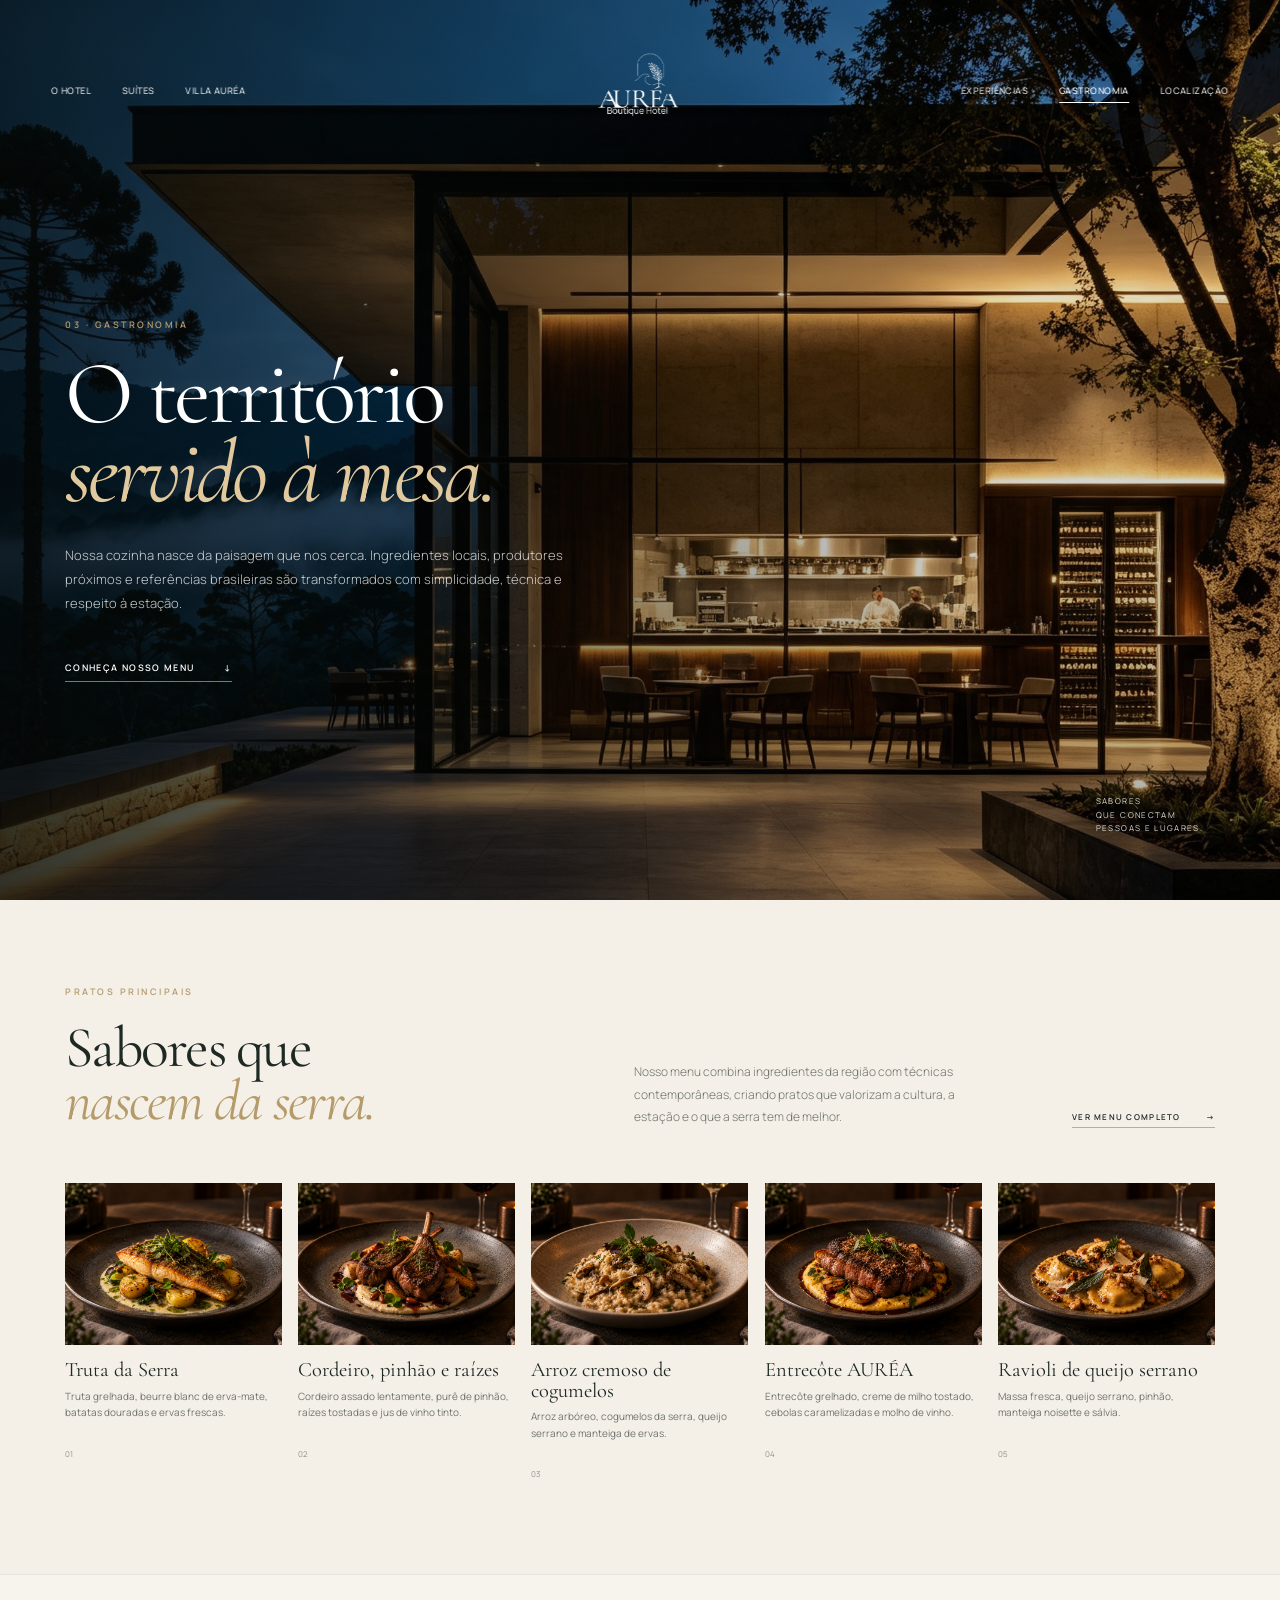
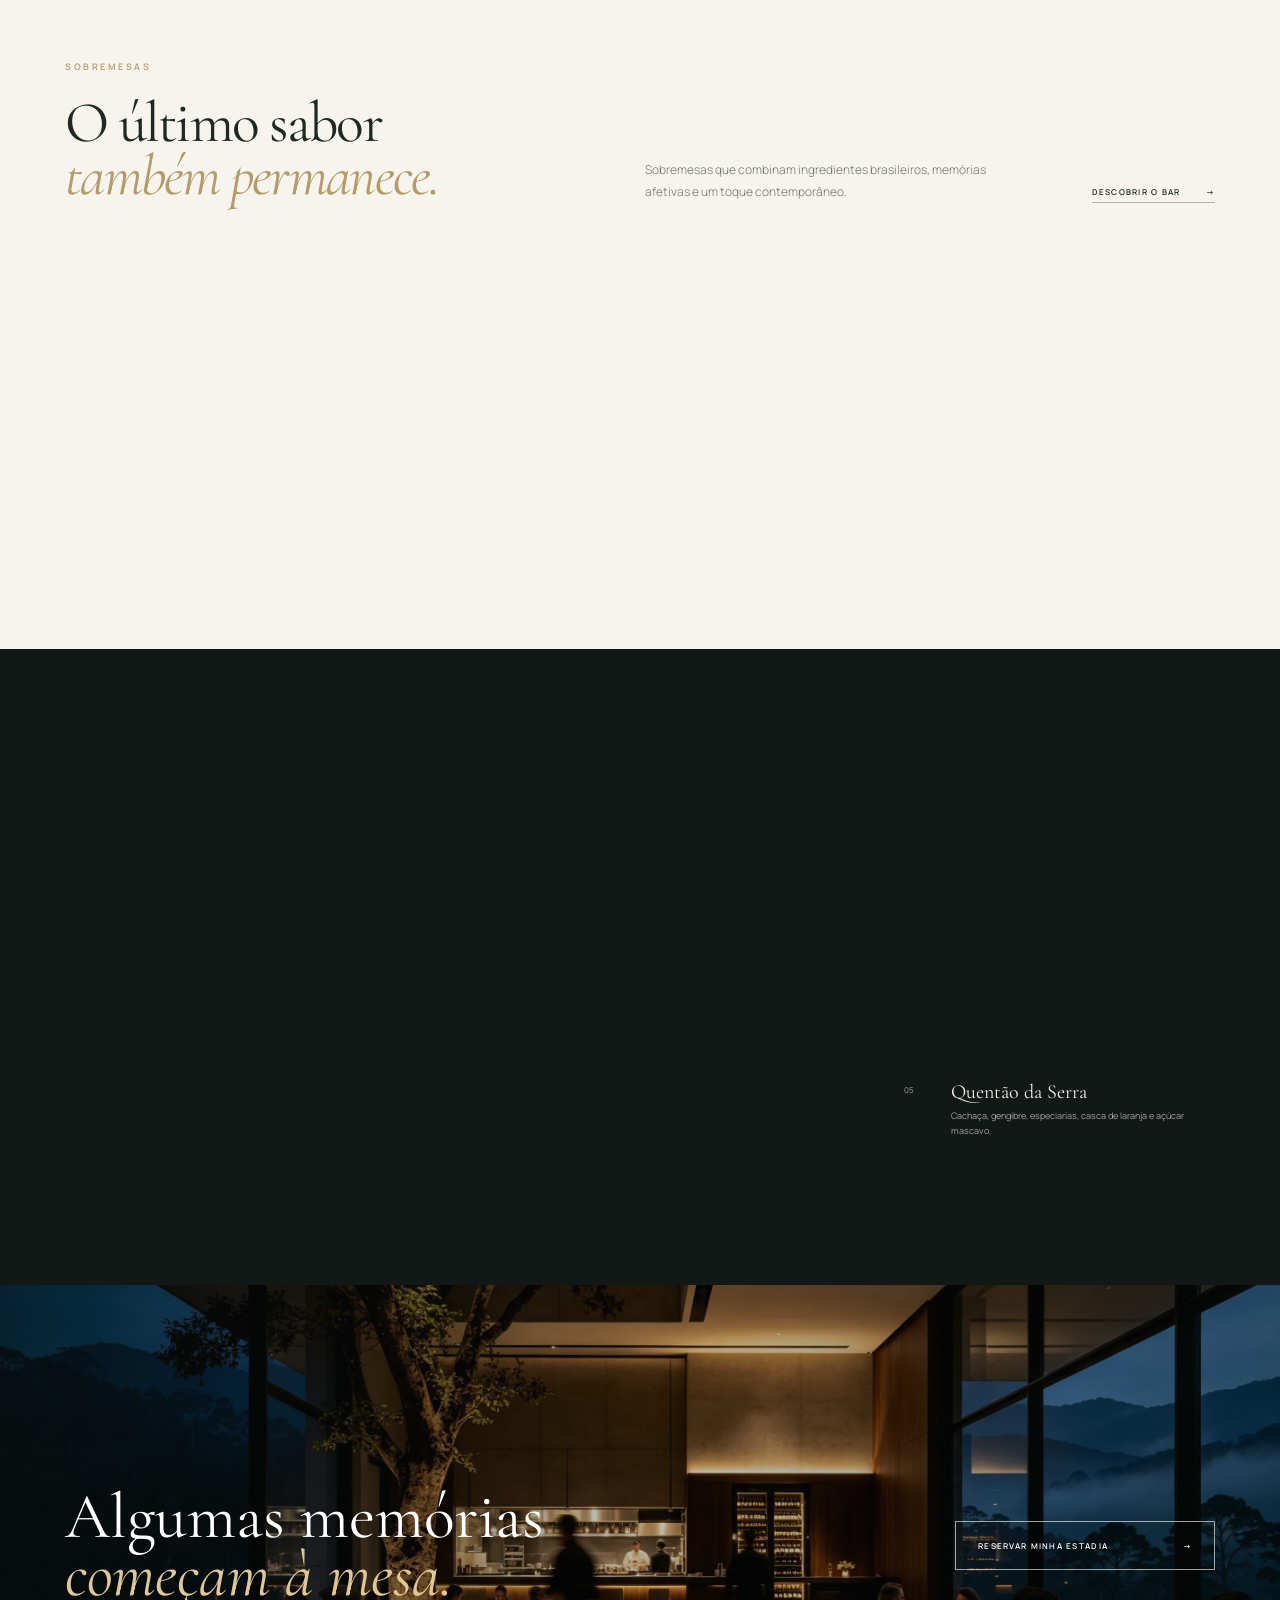
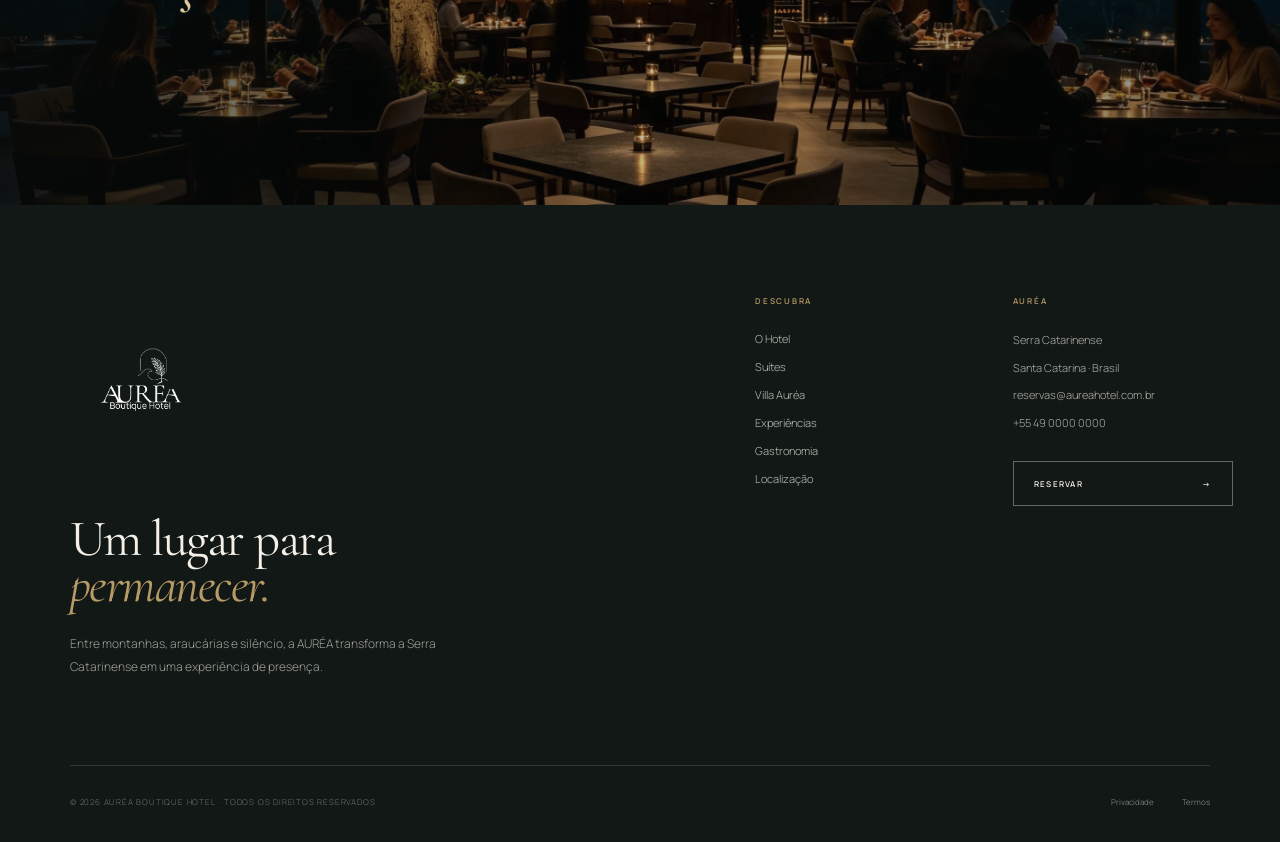
<file: gastronomia.html>
<!DOCTYPE html>
<html lang="pt-BR">

<head>

  <meta charset="UTF-8">

  <meta
    name="viewport"
    content="width=device-width, initial-scale=1.0"
  >

  <title>Gastronomia | AURÉA Boutique Hotel</title>

<meta
  name="description"
  content="Descubra a gastronomia do AURÉA Boutique Hotel, uma cozinha inspirada na Serra Catarinense, nos ingredientes locais e nos sabores de cada estação."
>

<meta
  name="robots"
  content="index, follow"
>

<meta
  name="theme-color"
  content="#17251f"
>

<link
  rel="icon"
  type="image/png"
  href="assets/favicon.png"
>

<!-- =====================================================
     OPEN GRAPH — COMPARTILHAMENTO
====================================================== -->

<meta
  property="og:title"
  content="Gastronomia | AURÉA Boutique Hotel"
>

<meta
  property="og:description"
  content="Descubra uma cozinha inspirada na Serra Catarinense, nos ingredientes locais e nos sabores de cada estação."
>

<meta
  property="og:type"
  content="website"
>

<meta
  property="og:url"
  content="https://aurea-alpha-ten.vercel.app/gastronomia.html"
>

<meta
  property="og:image"
  content="https://aurea-alpha-ten.vercel.app/assets/og-aurea.jpg"
>

<meta
  property="og:image:width"
  content="1200"
>

<meta
  property="og:image:height"
  content="630"
>

<meta
  property="og:image:alt"
  content="AURÉA Boutique Hotel na Serra Catarinense"
>


<!-- X / Twitter -->

<meta
  name="twitter:card"
  content="summary_large_image"
>

<meta
  name="twitter:title"
  content="Gastronomia | AURÉA Boutique Hotel"
>

<meta
  name="twitter:description"
  content="Descubra uma cozinha inspirada na Serra Catarinense, nos ingredientes locais e nos sabores de cada estação."
>

<meta
  name="twitter:image"
  content="https://aurea-alpha-ten.vercel.app/assets/og-aurea.jpg"
>

  <!-- =====================================================
       FONTES
  ====================================================== -->

  <link
    rel="preconnect"
    href="https://fonts.googleapis.com"
  >

  <link
    rel="preconnect"
    href="https://fonts.gstatic.com"
    crossorigin
  >

  <link
    href="https://fonts.googleapis.com/css2?family=Cormorant+Garamond:ital,wght@0,400;0,500;1,400&family=Manrope:wght@300;400;500;600&display=swap"
    rel="stylesheet"
  >


  <!-- =====================================================
       CSS
  ====================================================== -->

  <link
    rel="stylesheet"
    href="gastronomia.css"
  >

  <link
    rel="stylesheet"
    href="header.css"
  >

  <link
    rel="stylesheet"
    href="footer.css"
  >

  <link
    rel="stylesheet"
    href="animations.css"
  >


  <!-- =====================================================
       JAVASCRIPT
  ====================================================== -->

  <script
    defer
    src="script.js"
  ></script>

  <script
    defer
    src="animations.js"
  ></script>

</head>


<body class="gastronomia-page">


  <!-- =====================================================
       HEADER
  ====================================================== -->

  <header class="site-header header-light">


    <!-- MENU ESQUERDO -->

    <nav class="site-nav site-nav-left">

      <a href="hotel.html">
        O Hotel
      </a>

      <a href="suites.html">
        Suítes
      </a>

      <a href="villa.html">
        Villa Auréa
      </a>

    </nav>


    <!-- LOGO -->

    <a
      href="index.html"
      class="site-logo"
      aria-label="AURÉA Boutique Hotel"
    >

      <img
        src="assets/logo-aurea.png"
        alt="AURÉA Boutique Hotel"
      >

    </a>


    <!-- MENU DIREITO -->

    <nav class="site-nav site-nav-right">

      <a href="experiencias.html">
        Experiências
      </a>

      <a
        href="gastronomia.html"
        class="active"
      >
        Gastronomia
      </a>

      <a href="localizacao.html">
        Localização
      </a>

    </nav>


  </header>



  <main>


    <!-- =====================================================
         HERO
    ====================================================== -->

    <section class="gastronomia-hero">


      <div class="gastronomia-hero-image">

        <img
          src="assets/area externa restaurante.png"
          alt="Área externa do restaurante AURÉA"
        >

      </div>


      <div class="gastronomia-hero-overlay"></div>


      <div class="gastronomia-hero-content hero-reveal">


        <span class="gastronomia-eyebrow">
          03 · GASTRONOMIA
        </span>


        <h1>

          O território

          <em>
            servido à mesa.
          </em>

        </h1>


        <p>

          Nossa cozinha nasce da paisagem que nos cerca.
          Ingredientes locais, produtores próximos e referências
          brasileiras são transformados com simplicidade,
          técnica e respeito à estação.

        </p>


        <a
          href="#pratos"
          class="gastronomia-hero-link motion-link"
        >

          <span>
            Conheça nosso menu
          </span>

          <span>
            ↓
          </span>

        </a>


      </div>


      <div class="gastronomia-hero-note fade-in">

        <span>
          SABORES
        </span>

        <span>
          QUE CONECTAM
        </span>

        <span>
          PESSOAS E LUGARES.
        </span>

      </div>


    </section>



    <!-- =====================================================
         PRATOS PRINCIPAIS
    ====================================================== -->

    <section
      class="menu-section"
      id="pratos"
    >


      <div class="gastronomia-container">


        <!-- INTRO -->

        <div class="menu-intro reveal">


          <div>

            <span class="section-eyebrow">
              PRATOS PRINCIPAIS
            </span>


            <h2>

              Sabores que

              <em>
                nascem da serra.
              </em>

            </h2>

          </div>


          <p>

            Nosso menu combina ingredientes da região com
            técnicas contemporâneas, criando pratos que valorizam
            a cultura, a estação e o que a serra tem de melhor.

          </p>


          <a
            href="#sobremesas"
            class="motion-link"
          >

            Ver menu completo

            <span>
              →
            </span>

          </a>


        </div>



        <!-- =================================================
             GRID PRATOS
        ================================================== -->

        <div class="food-grid">


          <!-- 01 — TRUTA -->

          <article class="food-card reveal">


            <div class="food-image">

              <img
                src="assets/truta.png"
                alt="Truta da Serra"
              >

            </div>


            <h3>
              Truta da Serra
            </h3>


            <p>

              Truta grelhada, beurre blanc de erva-mate,
              batatas douradas e ervas frescas.

            </p>


            <span class="food-number">
              01
            </span>


          </article>



          <!-- 02 — CORDEIRO -->

          <article class="food-card reveal reveal-delay-1">


            <div class="food-image">

              <img
                src="assets/cordeiro.png"
                alt="Cordeiro, pinhão e raízes"
              >

            </div>


            <h3>
              Cordeiro, pinhão e raízes
            </h3>


            <p>

              Cordeiro assado lentamente, purê de pinhão,
              raízes tostadas e jus de vinho tinto.

            </p>


            <span class="food-number">
              02
            </span>


          </article>



          <!-- 03 — ARROZ -->

          <article class="food-card reveal reveal-delay-2">


            <div class="food-image">

              <img
                src="assets/arroz cremoso.png"
                alt="Arroz cremoso de cogumelos"
              >

            </div>


            <h3>
              Arroz cremoso de cogumelos
            </h3>


            <p>

              Arroz arbóreo, cogumelos da serra,
              queijo serrano e manteiga de ervas.

            </p>


            <span class="food-number">
              03
            </span>


          </article>



          <!-- 04 — ENTRECÔTE -->

          <article class="food-card reveal reveal-delay-3">


            <div class="food-image">

              <img
                src="assets/entrecot.png"
                alt="Entrecôte AURÉA"
              >

            </div>


            <h3>
              Entrecôte AURÉA
            </h3>


            <p>

              Entrecôte grelhado, creme de milho tostado,
              cebolas caramelizadas e molho de vinho.

            </p>


            <span class="food-number">
              04
            </span>


          </article>



          <!-- 05 — RAVIOLI -->

          <article class="food-card reveal reveal-delay-4">


            <div class="food-image">

              <img
                src="assets/ravioli.png"
                alt="Ravioli de queijo serrano"
              >

            </div>


            <h3>
              Ravioli de queijo serrano
            </h3>


            <p>

              Massa fresca, queijo serrano, pinhão,
              manteiga noisette e sálvia.

            </p>


            <span class="food-number">
              05
            </span>


          </article>


        </div>


      </div>


    </section>



    <!-- =====================================================
         SOBREMESAS
    ====================================================== -->

    <section
      class="dessert-section"
      id="sobremesas"
    >


      <div class="gastronomia-container">


        <!-- INTRO -->

        <div class="menu-intro dessert-intro reveal">


          <div>

            <span class="section-eyebrow">
              SOBREMESAS
            </span>


            <h2>

              O último sabor

              <em>
                também permanece.
              </em>

            </h2>

          </div>


          <p>

            Sobremesas que combinam ingredientes brasileiros,
            memórias afetivas e um toque contemporâneo.

          </p>


          <a
            href="#bar"
            class="motion-link"
          >

            Descobrir o bar

            <span>
              →
            </span>

          </a>


        </div>



        <!-- =================================================
             GRID SOBREMESAS
        ================================================== -->

        <div class="food-grid">


          <!-- 01 — MAÇÃ -->

          <article class="food-card reveal">


            <div class="food-image">

              <img
                src="assets/maça.png"
                alt="Maçã da Serra"
              >

            </div>


            <h3>
              Maçã da Serra
            </h3>


            <p>

              Maçã assada, caramelo de mel,
              creme de baunilha e crocante de castanhas.

            </p>


            <span class="food-number">
              01
            </span>


          </article>



          <!-- 02 — CHOCOLATE -->

          <article class="food-card reveal reveal-delay-1">


            <div class="food-image">

              <img
                src="assets/chocolate.png"
                alt="Chocolate, café e pinhão"
              >

            </div>


            <h3>
              Chocolate, café e pinhão
            </h3>


            <p>

              Chocolate 70%, café brasileiro
              e praliné de pinhão.

            </p>


            <span class="food-number">
              02
            </span>


          </article>



          <!-- 03 — PUDIM -->

          <article class="food-card reveal reveal-delay-2">


            <div class="food-image">

              <img
                src="assets/pudim.png"
                alt="Pudim AURÉA"
              >

            </div>


            <h3>
              Pudim AURÉA
            </h3>


            <p>

              Pudim de leite, caramelo
              de rapadura e flor de sal.

            </p>


            <span class="food-number">
              03
            </span>


          </article>



          <!-- 04 — QUEIJO -->

          <article class="food-card reveal reveal-delay-3">


            <div class="food-image">

              <img
                src="assets/queijo serrano.png"
                alt="Queijo serrano, mel e goiabada"
              >

            </div>


            <h3>
              Queijo serrano, mel e goiabada
            </h3>


            <p>

              Mousse de queijo serrano,
              goiabada artesanal e mel local.

            </p>


            <span class="food-number">
              04
            </span>


          </article>



          <!-- 05 — ERVA-MATE -->

          <article class="food-card reveal reveal-delay-4">


            <div class="food-image">

              <img
                src="assets/erva mate.png"
                alt="Erva-mate e limão"
              >

            </div>


            <h3>
              Erva-mate e limão
            </h3>


            <p>

              Crémeux de erva-mate, limão-siciliano
              e merengue tostado.

            </p>


            <span class="food-number">
              05
            </span>


          </article>


        </div>


      </div>


    </section>



    <!-- =====================================================
         BAR AURÉA
    ====================================================== -->

    <section
      class="bar-section"
      id="bar"
    >


      <div class="gastronomia-container">


        <div class="bar-layout">


          <!-- COPY -->

          <div class="bar-copy reveal-left">


            <span class="section-eyebrow light">
              BAR AURÉA
            </span>


            <h2>

              Brasil

              <em>
                no copo.
              </em>

            </h2>


            <p>

              Drinks que valorizam ingredientes brasileiros
              e traduzem a essência da nossa terra
              em novas experiências.

            </p>


            <a
              href="#drinks"
              class="motion-link"
            >

              Ver carta de drinks

              <span>
                →
              </span>

            </a>


          </div>



          <!-- FOTO BAR -->

          <div class="bar-image reveal reveal-delay-1">
  <img
    src="assets/bar-do-hotel.png"
    alt="Bar do AURÉA Boutique Hotel"
    loading="lazy"
    decoding="async"
  >
</div>



          <!-- =================================================
               DRINKS
          ================================================== -->

          <div
            class="bar-menu"
            id="drinks"
          >


            <!-- 01 -->

            <div class="bar-item reveal">

              <span>
                01
              </span>


              <div>

                <h3>
                  Caipirinha da Serra
                </h3>


                <p>

                  Cachaça artesanal, bergamota,
                  limão e manjericão.

                </p>

              </div>

            </div>



            <!-- 02 -->

            <div class="bar-item reveal reveal-delay-1">

              <span>
                02
              </span>


              <div>

                <h3>
                  Jabuticaba Sour
                </h3>


                <p>

                  Cachaça envelhecida, jabuticaba,
                  limão e espuma cítrica.

                </p>

              </div>

            </div>



            <!-- 03 -->

            <div class="bar-item reveal reveal-delay-2">

              <span>
                03
              </span>


              <div>

                <h3>
                  Rabo-de-Galo AURÉA
                </h3>


                <p>

                  Cachaça envelhecida,
                  vermute brasileiro e bitter.

                </p>

              </div>

            </div>



            <!-- 04 -->

            <div class="bar-item reveal reveal-delay-3">

              <span>
                04
              </span>


              <div>

                <h3>
                  Caju & Erva-Mate
                </h3>


                <p>

                  Cachaça branca, caju,
                  cordial de erva-mate e limão.

                </p>

              </div>

            </div>



            <!-- 05 -->

            <div class="bar-item reveal reveal-delay-4">

              <span>
                05
              </span>


              <div>

                <h3>
                  Quentão da Serra
                </h3>


                <p>

                  Cachaça, gengibre, especiarias,
                  casca de laranja e açúcar mascavo.

                </p>

              </div>

            </div>


          </div>


        </div>


      </div>


    </section>



    <!-- =====================================================
         CTA FINAL
    ====================================================== -->

    <section class="gastronomia-final">


      <div class="gastronomia-final-image">

        <img
          src="assets/restaurante-hotel.webp"
          alt="Restaurante AURÉA"
        >

      </div>


      <div class="gastronomia-final-overlay"></div>


      <div class="gastronomia-final-content reveal">


        <h2>

          Algumas memórias

          <em>
            começam à mesa.
          </em>

        </h2>


        <a
          href="reservas.html"
          class="gastronomia-final-button motion-button"
        >

          <span>
            Reservar minha estadia
          </span>

          <span>
            →
          </span>

        </a>


      </div>


    </section>


  </main>



  <!-- =====================================================
       FOOTER GLOBAL
  ====================================================== -->

  <footer class="site-footer">


    <div class="site-footer-inner">


      <div class="site-footer-top">


        <!-- MARCA -->

        <div class="site-footer-brand reveal">


          <a
            href="index.html"
            class="site-footer-logo"
            aria-label="AURÉA Boutique Hotel"
          >

            <img
              src="assets/logo-aurea.png"
              alt="AURÉA Boutique Hotel"
            >

          </a>


          <h2>

            Um lugar para

            <em>
              permanecer.
            </em>

          </h2>


          <p>

            Entre montanhas, araucárias e silêncio,
            a AURÉA transforma a Serra Catarinense
            em uma experiência de presença.

          </p>


        </div>



        <!-- COLUNAS -->

        <div class="site-footer-columns reveal reveal-delay-1">


          <!-- NAVEGAÇÃO -->

          <div class="site-footer-column">


            <h3>
              Descubra
            </h3>


            <nav>

              <a href="hotel.html">
                O Hotel
              </a>

              <a href="suites.html">
                Suítes
              </a>

              <a href="villa.html">
                Villa Auréa
              </a>

              <a href="experiencias.html">
                Experiências
              </a>

              <a href="gastronomia.html">
                Gastronomia
              </a>

              <a href="localizacao.html">
                Localização
              </a>

            </nav>


          </div>



          <!-- CONTATO -->

          <div class="site-footer-column">


            <h3>
              AURÉA
            </h3>


            <div class="site-footer-contact">

              <span>
                Serra Catarinense
              </span>

              <span>
                Santa Catarina · Brasil
              </span>

              <span>
                reservas@aureahotel.com.br
              </span>

              <span>
                +55 49 0000 0000
              </span>

            </div>


            <a
              href="reservas.html"
              class="site-footer-reserve motion-button"
            >

              <span>
                Reservar
              </span>

              <span>
                →
              </span>

            </a>


          </div>


        </div>


      </div>



      <div class="site-footer-bottom">


        <p>
          © 2026 AURÉA BOUTIQUE HOTEL · TODOS OS DIREITOS RESERVADOS
        </p>


        <div class="site-footer-bottom-links">

          <a href="#">
            Privacidade
          </a>

          <a href="#">
            Termos
          </a>

        </div>


      </div>


    </div>


  </footer>


</body>

</html>
</file>
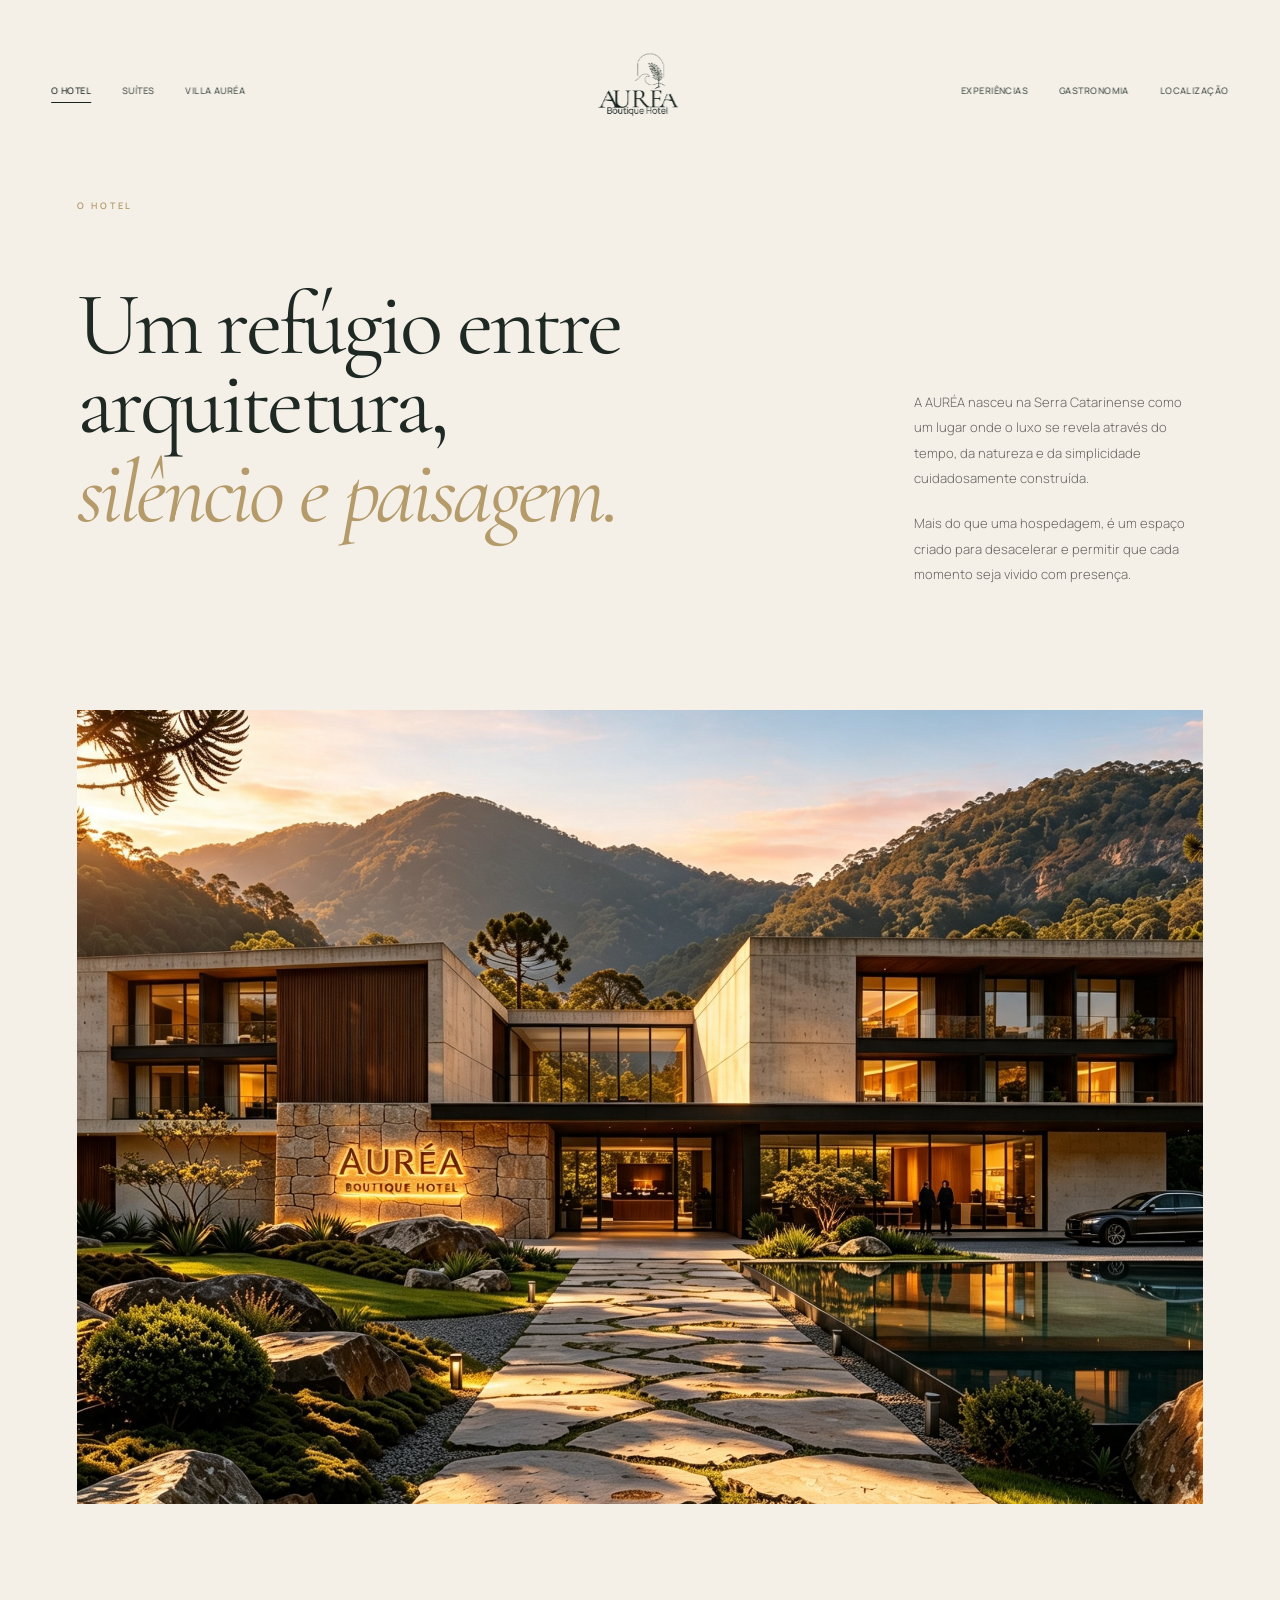
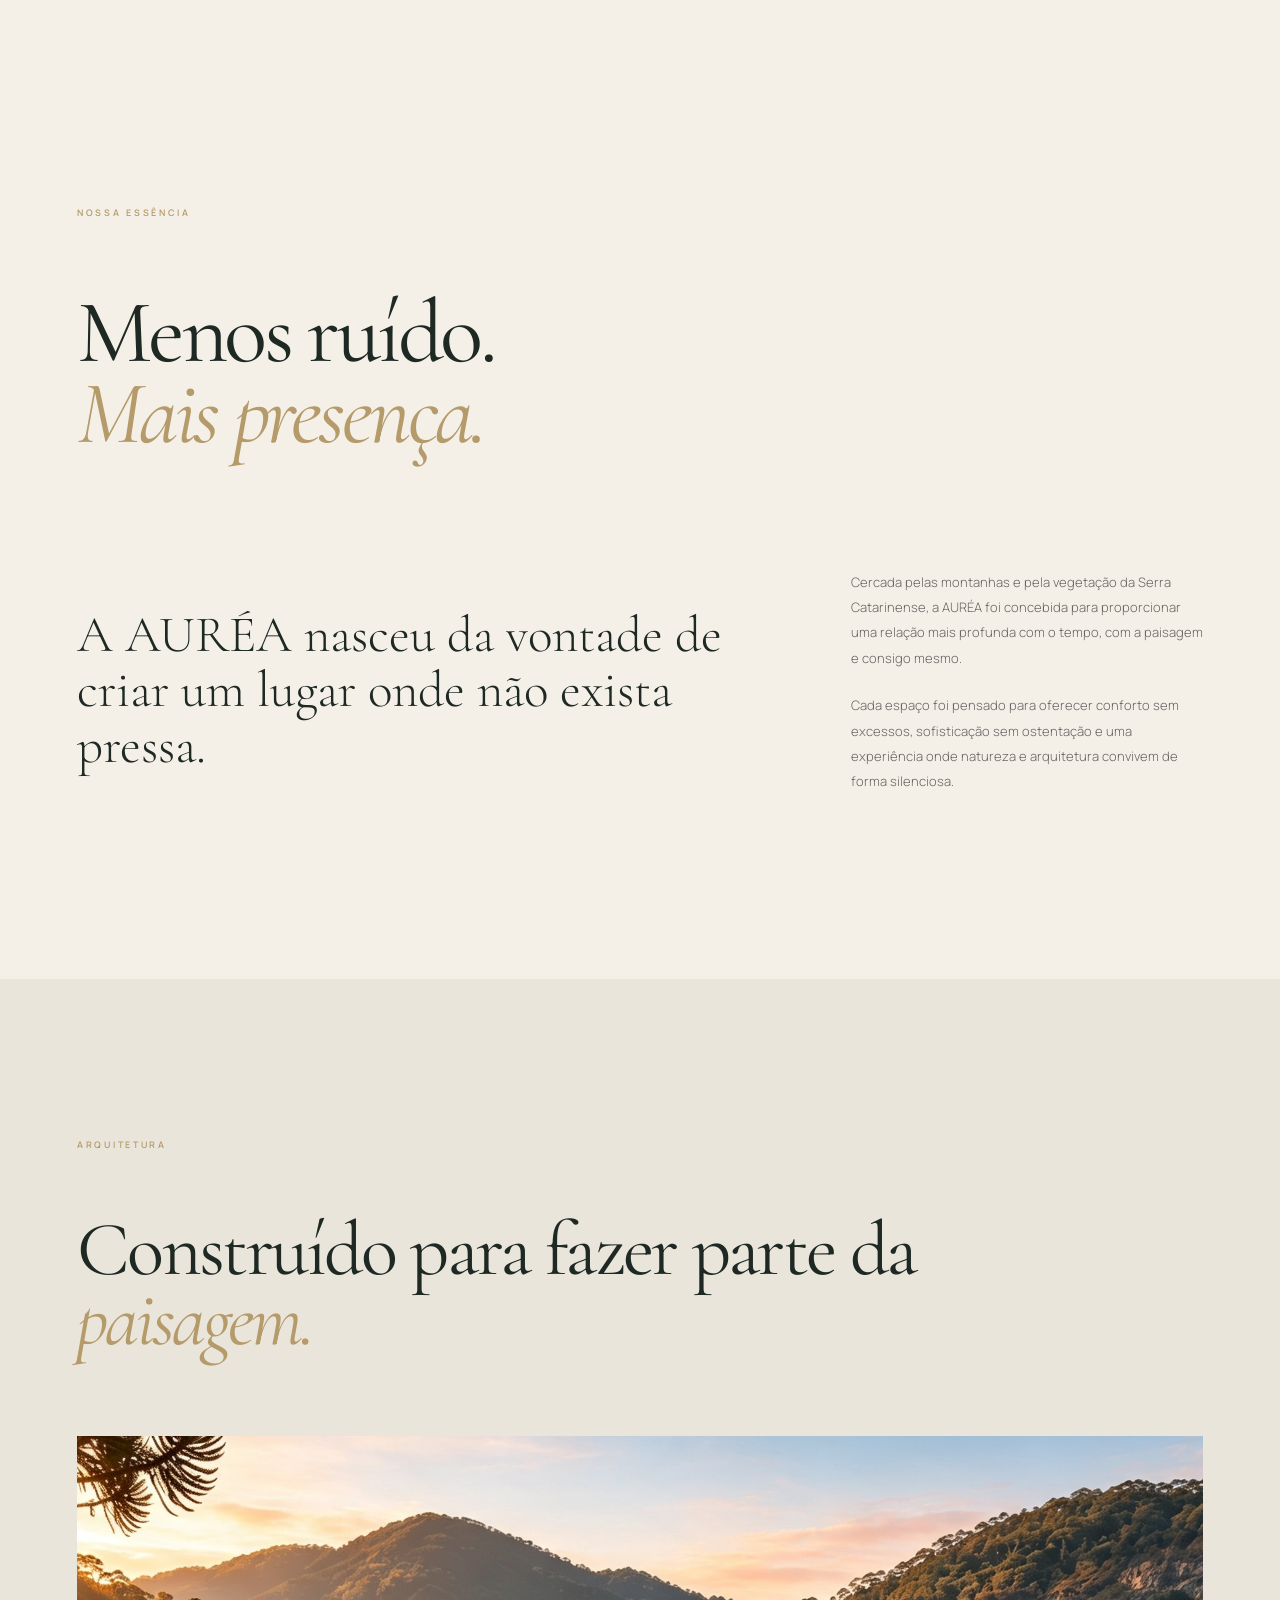
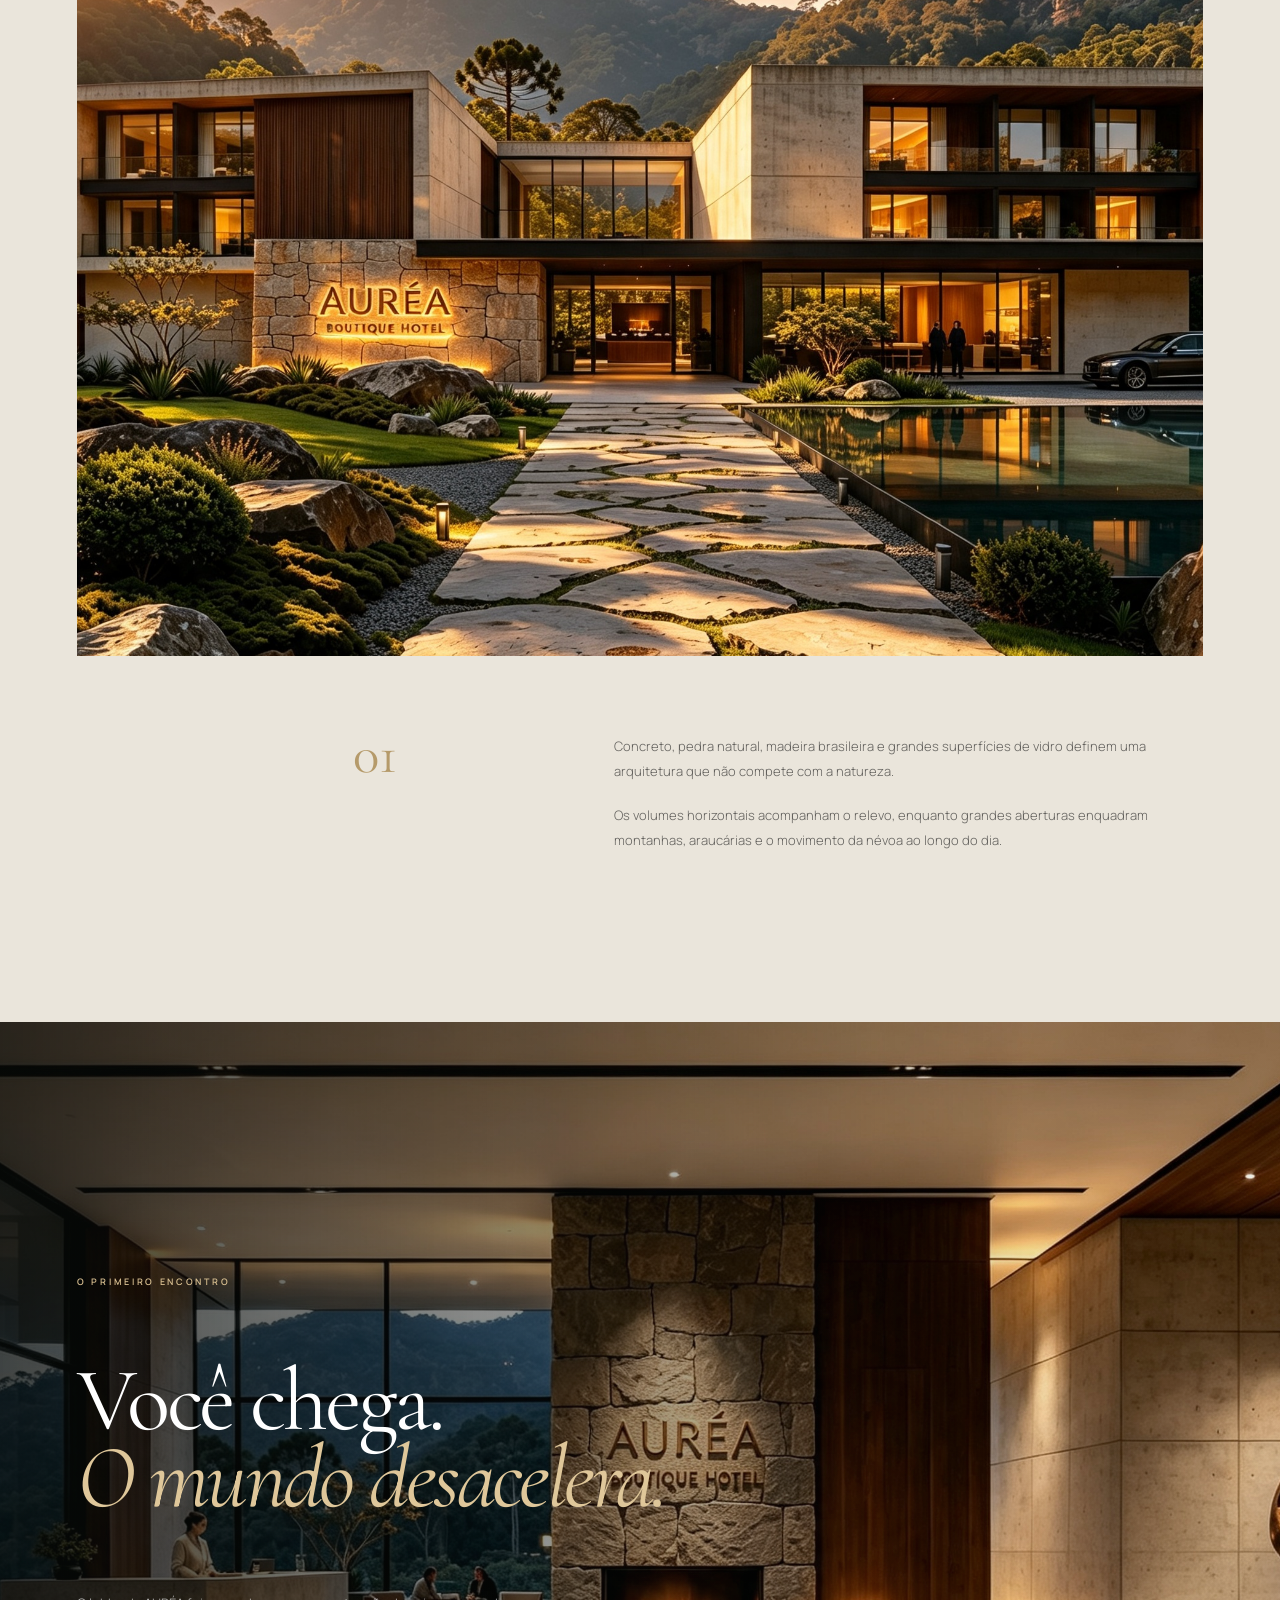
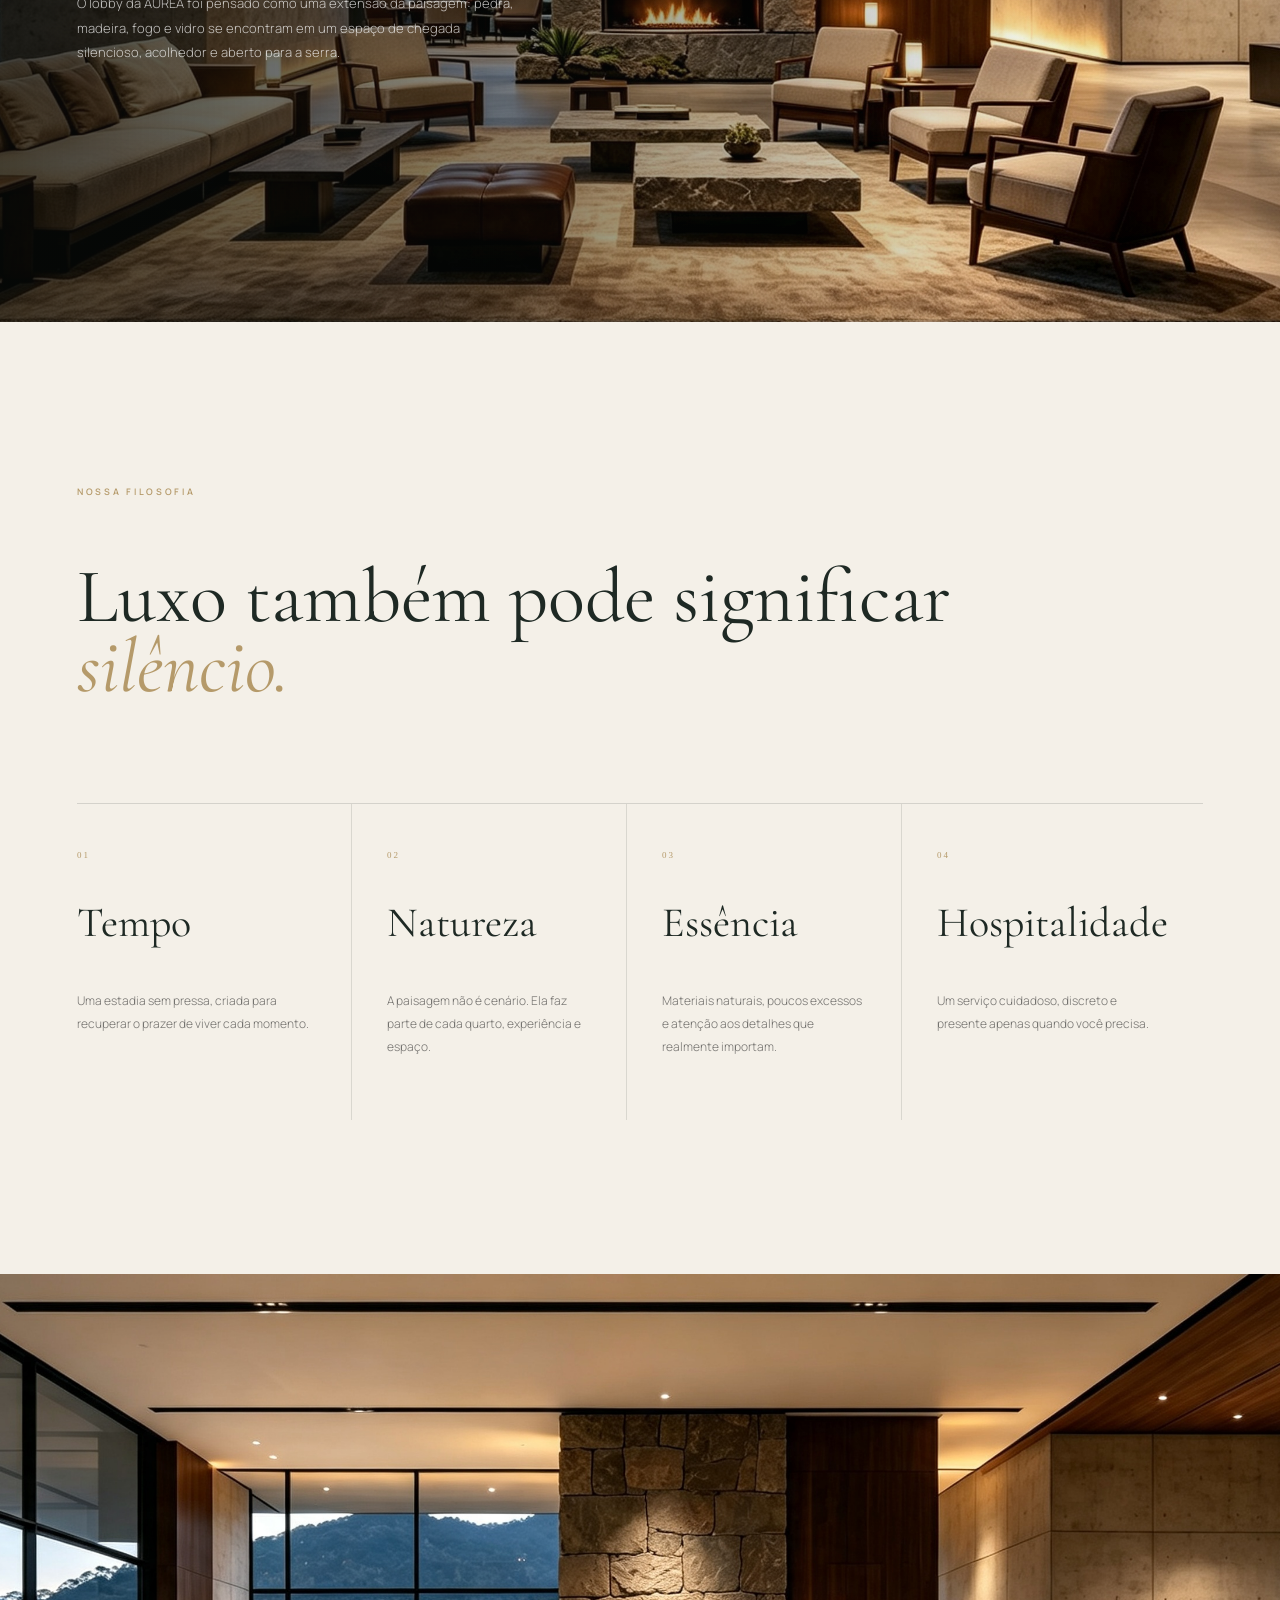
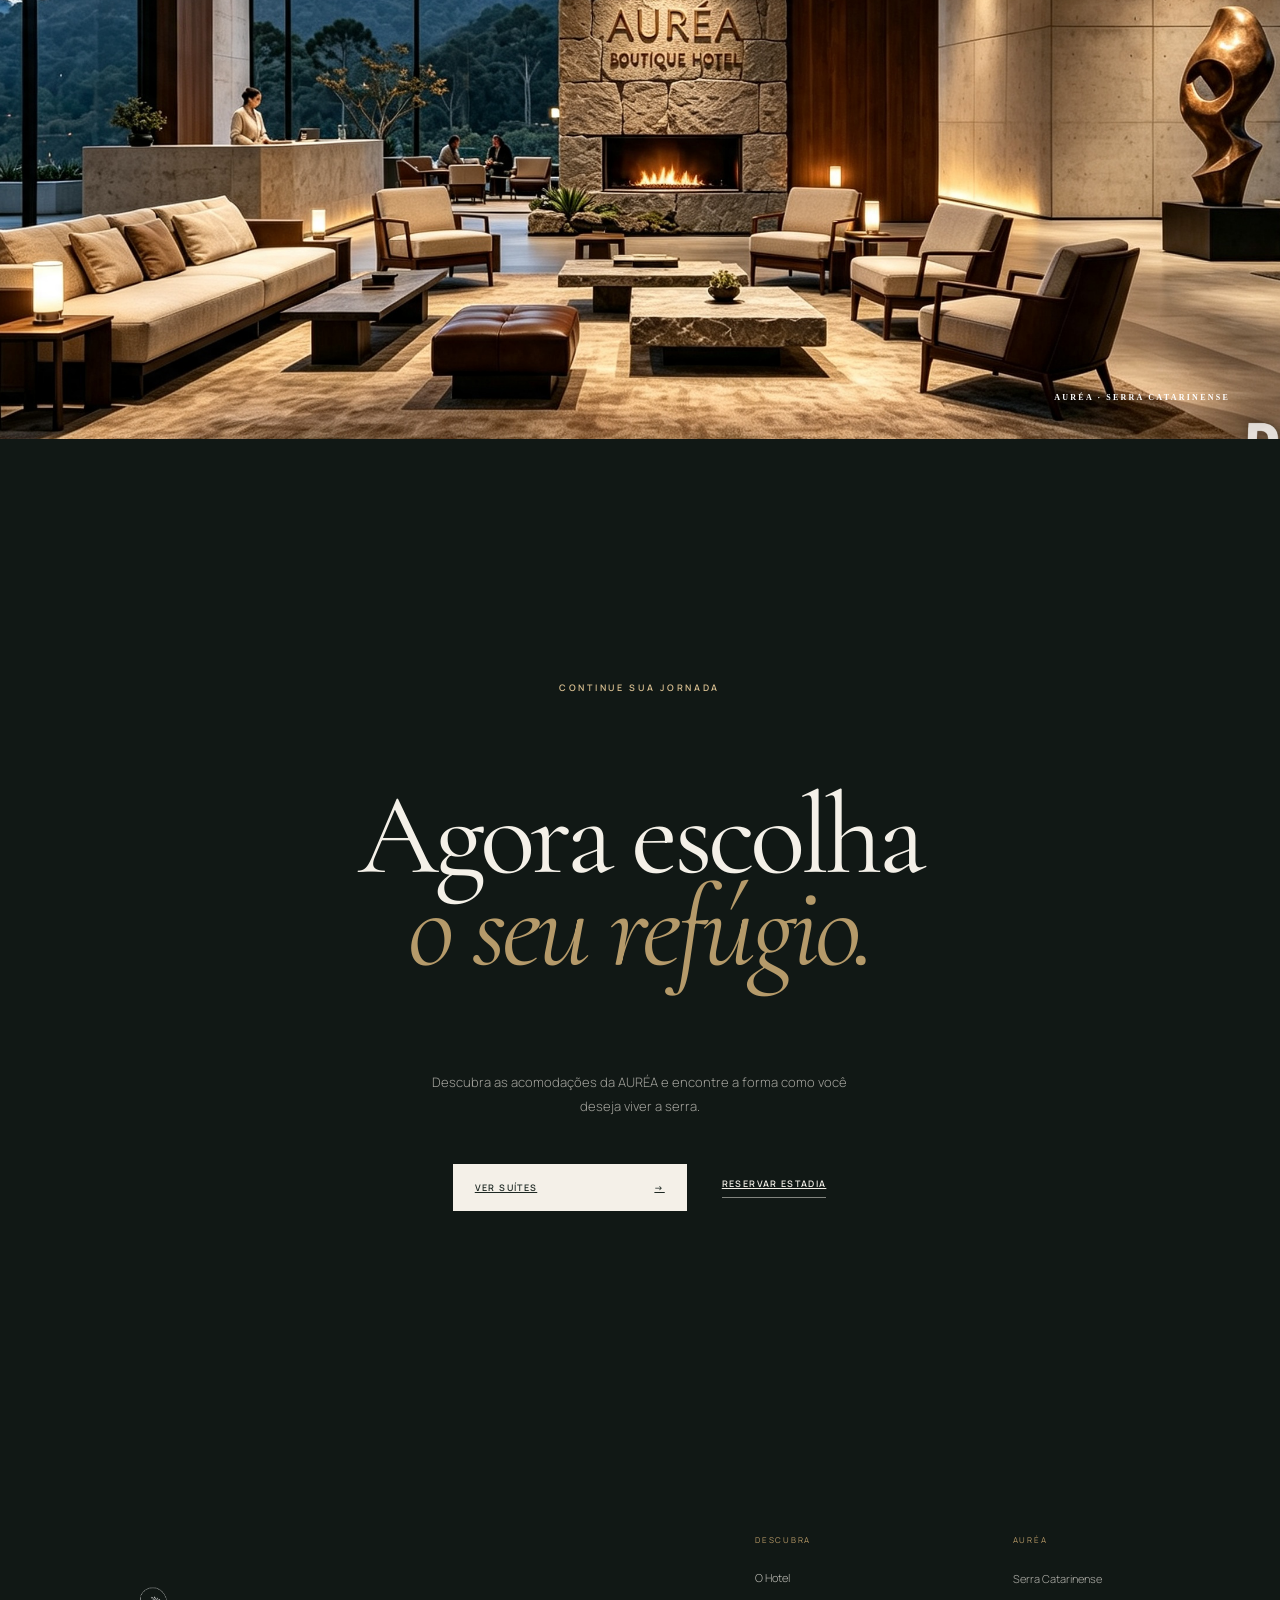
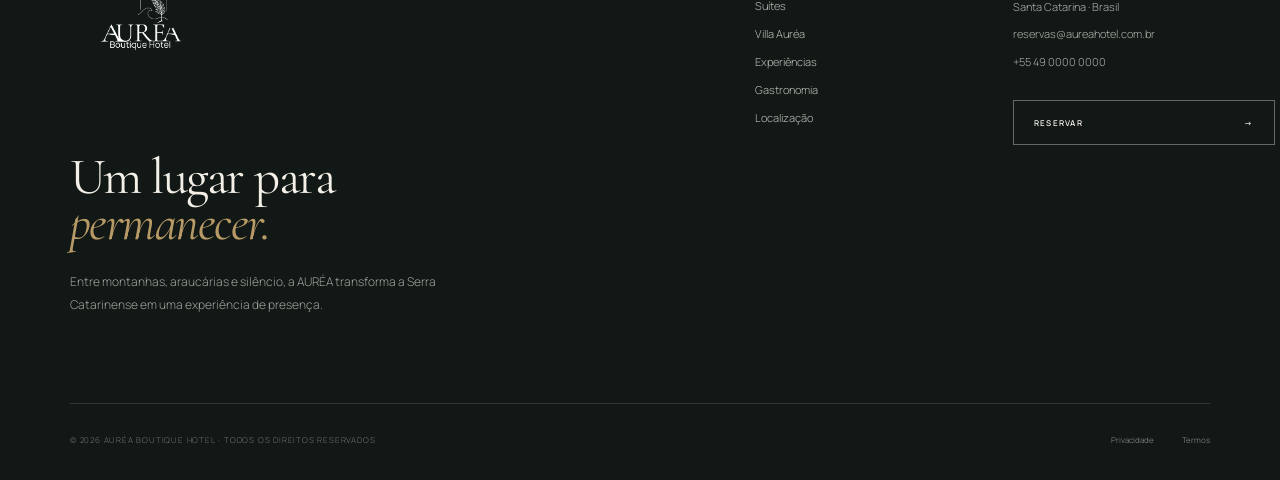
<file: hotel.html>
<!DOCTYPE html>
<html lang="pt-BR">

<head>

  <meta charset="UTF-8">

  <meta
    name="viewport"
    content="width=device-width, initial-scale=1.0"
  >

<title>O Hotel | AURÉA Boutique Hotel</title>

<meta
  name="description"
  content="Conheça o AURÉA Boutique Hotel, um refúgio na Serra Catarinense onde arquitetura, natureza, silêncio e hospitalidade se encontram."
>

<meta
  name="robots"
  content="index, follow"
>

<meta
  name="theme-color"
  content="#17251f"
>

<link
  rel="icon"
  type="image/png"
  href="assets/favicon.png"
>
<!-- =====================================================
     OPEN GRAPH — COMPARTILHAMENTO
====================================================== -->

<meta
  property="og:title"
  content="O Hotel | AURÉA Boutique Hotel"
>

<meta
  property="og:description"
  content="Conheça um refúgio na Serra Catarinense onde arquitetura, natureza, silêncio e hospitalidade se encontram."
>

<meta
  property="og:type"
  content="website"
>

<meta
  property="og:url"
  content="https://aurea-alpha-ten.vercel.app/hotel.html"
>

<meta
  property="og:image"
  content="https://aurea-alpha-ten.vercel.app/assets/og-aurea.jpg"
>

<meta
  property="og:image:width"
  content="1200"
>

<meta
  property="og:image:height"
  content="630"
>

<meta
  property="og:image:alt"
  content="AURÉA Boutique Hotel na Serra Catarinense"
>


<!-- X / Twitter -->

<meta
  name="twitter:card"
  content="summary_large_image"
>

<meta
  name="twitter:title"
  content="O Hotel | AURÉA Boutique Hotel"
>

<meta
  name="twitter:description"
  content="Conheça um refúgio na Serra Catarinense onde arquitetura, natureza, silêncio e hospitalidade se encontram."
>

<meta
  name="twitter:image"
  content="https://aurea-alpha-ten.vercel.app/assets/og-aurea.jpg"
>

  <!-- =====================================================
       FONTES
  ====================================================== -->

  <link
    rel="preconnect"
    href="https://fonts.googleapis.com"
  >

  <link
    rel="preconnect"
    href="https://fonts.gstatic.com"
    crossorigin
  >

  <link
    href="https://fonts.googleapis.com/css2?family=Cormorant+Garamond:ital,wght@0,400;0,500;1,400&family=Manrope:wght@300;400;500;600&display=swap"
    rel="stylesheet"
  >


  <!-- =====================================================
       CSS
  ====================================================== -->

  <link
    rel="stylesheet"
    href="hotel.css"
  >

  <link
    rel="stylesheet"
    href="header.css"
  >

  <link
    rel="stylesheet"
    href="footer.css"
  >

  <link
    rel="stylesheet"
    href="animations.css"
  >


  <!-- =====================================================
       JAVASCRIPT
  ====================================================== -->

  <script
    defer
    src="script.js"
  ></script>

  <script
    defer
    src="animations.js"
  ></script>

</head>


<body class="hotel-page">


  <!-- =====================================================
       HEADER
  ====================================================== -->

  <header class="site-header header-dark">


    <!-- MENU ESQUERDO -->

    <nav class="site-nav site-nav-left">

      <a
        href="hotel.html"
        class="active"
      >
        O Hotel
      </a>

      <a href="suites.html">
        Suítes
      </a>

      <a href="villa.html">
        Villa Auréa
      </a>

    </nav>


    <!-- LOGO -->

    <a
      href="index.html"
      class="site-logo"
      aria-label="AURÉA Boutique Hotel"
    >

      <img
        src="assets/logo-aurea.png"
        alt="AURÉA Boutique Hotel"
      >

    </a>


    <!-- MENU DIREITO -->

    <nav class="site-nav site-nav-right">

      <a href="experiencias.html">
        Experiências
      </a>

      <a href="gastronomia.html">
        Gastronomia
      </a>

      <a href="localizacao.html">
        Localização
      </a>

    </nav>


  </header>



  <main>


    <!-- =====================================================
         ABERTURA EDITORIAL
    ====================================================== -->

    <section class="hotel-opening">


      <div class="hotel-page-container">


        <div class="hotel-opening-grid">


          <!-- ESQUERDA -->

          <div class="hotel-opening-left reveal">


            <p class="hotel-section-label">
              O HOTEL
            </p>


            <h1>

              Um refúgio entre
              arquitetura,

              <em>
                silêncio e paisagem.
              </em>

            </h1>


          </div>


          <!-- DIREITA -->

          <div
            class="hotel-opening-right reveal reveal-delay-1"
          >


            <p>

              A AURÉA nasceu na Serra Catarinense
              como um lugar onde o luxo se revela
              através do tempo, da natureza e da
              simplicidade cuidadosamente construída.

            </p>


            <p>

              Mais do que uma hospedagem, é um espaço
              criado para desacelerar e permitir que
              cada momento seja vivido com presença.

            </p>


          </div>


        </div>



        <!-- IMAGEM PRINCIPAL -->

        <div
          class="hotel-opening-image reveal reveal-delay-2"
        >

          <img
            src="assets/fachada.webp"
            alt="Fachada do AURÉA Boutique Hotel"
          >

        </div>


      </div>


    </section>



    <!-- =====================================================
         INTRODUÇÃO
    ====================================================== -->

    <section class="hotel-intro">


      <div class="hotel-page-container">


        <!-- TÍTULO -->

        <div class="hotel-intro-top reveal">


          <p class="hotel-section-label">
            NOSSA ESSÊNCIA
          </p>


          <h2>

            Menos ruído.

            <em>
              Mais presença.
            </em>

          </h2>


        </div>



        <!-- COPY -->

        <div class="hotel-intro-grid">


          <div class="hotel-intro-statement reveal-left">

            <p>

              A AURÉA nasceu da vontade de criar
              um lugar onde não exista pressa.

            </p>

          </div>


          <div
            class="hotel-intro-copy reveal-right reveal-delay-1"
          >

            <p>

              Cercada pelas montanhas e pela vegetação
              da Serra Catarinense, a AURÉA foi concebida
              para proporcionar uma relação mais profunda
              com o tempo, com a paisagem e consigo mesmo.

            </p>


            <p>

              Cada espaço foi pensado para oferecer
              conforto sem excessos, sofisticação sem
              ostentação e uma experiência onde natureza
              e arquitetura convivem de forma silenciosa.

            </p>

          </div>


        </div>


      </div>


    </section>



    <!-- =====================================================
         ARQUITETURA
    ====================================================== -->

    <section class="hotel-architecture">


      <div class="hotel-page-container">


        <!-- HEADING -->

        <div class="hotel-architecture-heading reveal">


          <p class="hotel-section-label">
            ARQUITETURA
          </p>


          <h2>

            Construído para fazer
            parte da

            <em>
              paisagem.
            </em>

          </h2>


        </div>



        <!-- IMAGEM -->

        <div
          class="hotel-architecture-image reveal reveal-delay-1"
        >

          <img
            src="assets/fachada.webp"
            alt="Arquitetura do AURÉA Boutique Hotel"
          >

        </div>



        <!-- COPY -->

        <div
          class="hotel-architecture-copy reveal reveal-delay-2"
        >


          <div class="architecture-number">
            01
          </div>


          <div>

            <p>

              Concreto, pedra natural, madeira brasileira
              e grandes superfícies de vidro definem uma
              arquitetura que não compete com a natureza.

            </p>


            <p>

              Os volumes horizontais acompanham o relevo,
              enquanto grandes aberturas enquadram montanhas,
              araucárias e o movimento da névoa ao longo do dia.

            </p>

          </div>


        </div>


      </div>


    </section>



    <!-- =====================================================
         LOBBY
    ====================================================== -->

    <section class="hotel-lobby">


      <!-- IMAGEM -->

      <div class="hotel-lobby-image reveal">

        <img
          src="assets/lobby.webp"
          alt="Lobby do AURÉA Boutique Hotel"
        >

      </div>


      <!-- OVERLAY -->

      <div class="hotel-lobby-overlay"></div>


      <!-- CONTEÚDO -->

      <div
        class="hotel-lobby-content reveal reveal-delay-1"
      >


        <p class="hotel-section-label light">
          O PRIMEIRO ENCONTRO
        </p>


        <h2>

          Você chega.

          <em>
            O mundo desacelera.
          </em>

        </h2>


        <p>

          O lobby da AURÉA foi pensado como uma extensão
          da paisagem: pedra, madeira, fogo e vidro se
          encontram em um espaço de chegada silencioso,
          acolhedor e aberto para a serra.

        </p>


      </div>


    </section>



    <!-- =====================================================
         FILOSOFIA
    ====================================================== -->

    <section class="hotel-philosophy">


      <div class="hotel-page-container">


        <!-- HEADING -->

        <div class="hotel-philosophy-heading reveal">


          <p class="hotel-section-label">
            NOSSA FILOSOFIA
          </p>


          <h2>

            Luxo também pode
            significar

            <em>
              silêncio.
            </em>

          </h2>


        </div>



        <!-- VALORES -->

        <div class="hotel-values">


          <!-- TEMPO -->

          <article class="hotel-value reveal">


            <span>
              01
            </span>


            <h3>
              Tempo
            </h3>


            <p>

              Uma estadia sem pressa, criada para
              recuperar o prazer de viver cada momento.

            </p>


          </article>



          <!-- NATUREZA -->

          <article
            class="hotel-value reveal reveal-delay-1"
          >


            <span>
              02
            </span>


            <h3>
              Natureza
            </h3>


            <p>

              A paisagem não é cenário. Ela faz parte
              de cada quarto, experiência e espaço.

            </p>


          </article>



          <!-- ESSÊNCIA -->

          <article
            class="hotel-value reveal reveal-delay-2"
          >


            <span>
              03
            </span>


            <h3>
              Essência
            </h3>


            <p>

              Materiais naturais, poucos excessos
              e atenção aos detalhes que realmente importam.

            </p>


          </article>



          <!-- HOSPITALIDADE -->

          <article
            class="hotel-value reveal reveal-delay-3"
          >


            <span>
              04
            </span>


            <h3>
              Hospitalidade
            </h3>


            <p>

              Um serviço cuidadoso, discreto e presente
              apenas quando você precisa.

            </p>


          </article>


        </div>


      </div>


    </section>



    <!-- =====================================================
         IMAGEM EDITORIAL
    ====================================================== -->

    <section class="hotel-editorial-image reveal">


      <img
        src="assets/lobby.webp"
        alt="Interior do AURÉA Boutique Hotel"
      >


      <div class="hotel-editorial-caption fade-in">

        <span>
          AURÉA · SERRA CATARINENSE
        </span>

      </div>


    </section>



    <!-- =====================================================
         CTA
    ====================================================== -->

    <section class="hotel-page-cta">


      <div class="hotel-page-cta-inner reveal">


        <p class="hotel-section-label light">
          CONTINUE SUA JORNADA
        </p>


        <h2>

          Agora escolha

          <em>
            o seu refúgio.
          </em>

        </h2>


        <p>

          Descubra as acomodações da AURÉA e encontre
          a forma como você deseja viver a serra.

        </p>


        <div class="hotel-page-actions">


          <a
            href="suites.html"
            class="hotel-primary-button motion-button"
          >

            Ver suítes

            <span>
              →
            </span>

          </a>


          <a
            href="reservas.html"
            class="hotel-secondary-button motion-button"
          >

            Reservar estadia

          </a>


        </div>


      </div>


    </section>


  </main>



  <!-- =====================================================
       FOOTER GLOBAL
  ====================================================== -->

  <footer class="site-footer">


    <div class="site-footer-inner">


      <!-- =================================================
           PARTE SUPERIOR
      ================================================== -->

      <div class="site-footer-top">


        <!-- MARCA -->

        <div class="site-footer-brand reveal">


          <a
            href="index.html"
            class="site-footer-logo"
            aria-label="AURÉA Boutique Hotel"
          >

            <img
              src="assets/logo-aurea.png"
              alt="AURÉA Boutique Hotel"
            >

          </a>


          <h2>

            Um lugar para

            <em>
              permanecer.
            </em>

          </h2>


          <p>

            Entre montanhas, araucárias e silêncio,
            a AURÉA transforma a Serra Catarinense
            em uma experiência de presença.

          </p>


        </div>



        <!-- COLUNAS -->

        <div
          class="site-footer-columns reveal reveal-delay-1"
        >


          <!-- NAVEGAÇÃO -->

          <div class="site-footer-column">


            <h3>
              Descubra
            </h3>


            <nav>

              <a href="hotel.html">
                O Hotel
              </a>

              <a href="suites.html">
                Suítes
              </a>

              <a href="villa.html">
                Villa Auréa
              </a>

              <a href="experiencias.html">
                Experiências
              </a>

              <a href="gastronomia.html">
                Gastronomia
              </a>

              <a href="localizacao.html">
                Localização
              </a>

            </nav>


          </div>



          <!-- CONTATO -->

          <div class="site-footer-column">


            <h3>
              AURÉA
            </h3>


            <div class="site-footer-contact">

              <span>
                Serra Catarinense
              </span>

              <span>
                Santa Catarina · Brasil
              </span>

              <span>
                reservas@aureahotel.com.br
              </span>

              <span>
                +55 49 0000 0000
              </span>

            </div>


            <a
              href="reservas.html"
              class="site-footer-reserve motion-button"
            >

              <span>
                Reservar
              </span>

              <span>
                →
              </span>

            </a>


          </div>


        </div>


      </div>



      <!-- =================================================
           PARTE INFERIOR
      ================================================== -->

      <div class="site-footer-bottom">


        <p>
          © 2026 AURÉA BOUTIQUE HOTEL · TODOS OS DIREITOS RESERVADOS
        </p>


        <div class="site-footer-bottom-links">

          <a href="#">
            Privacidade
          </a>

          <a href="#">
            Termos
          </a>

        </div>


      </div>


    </div>


  </footer>


</body>

</html>
</file>
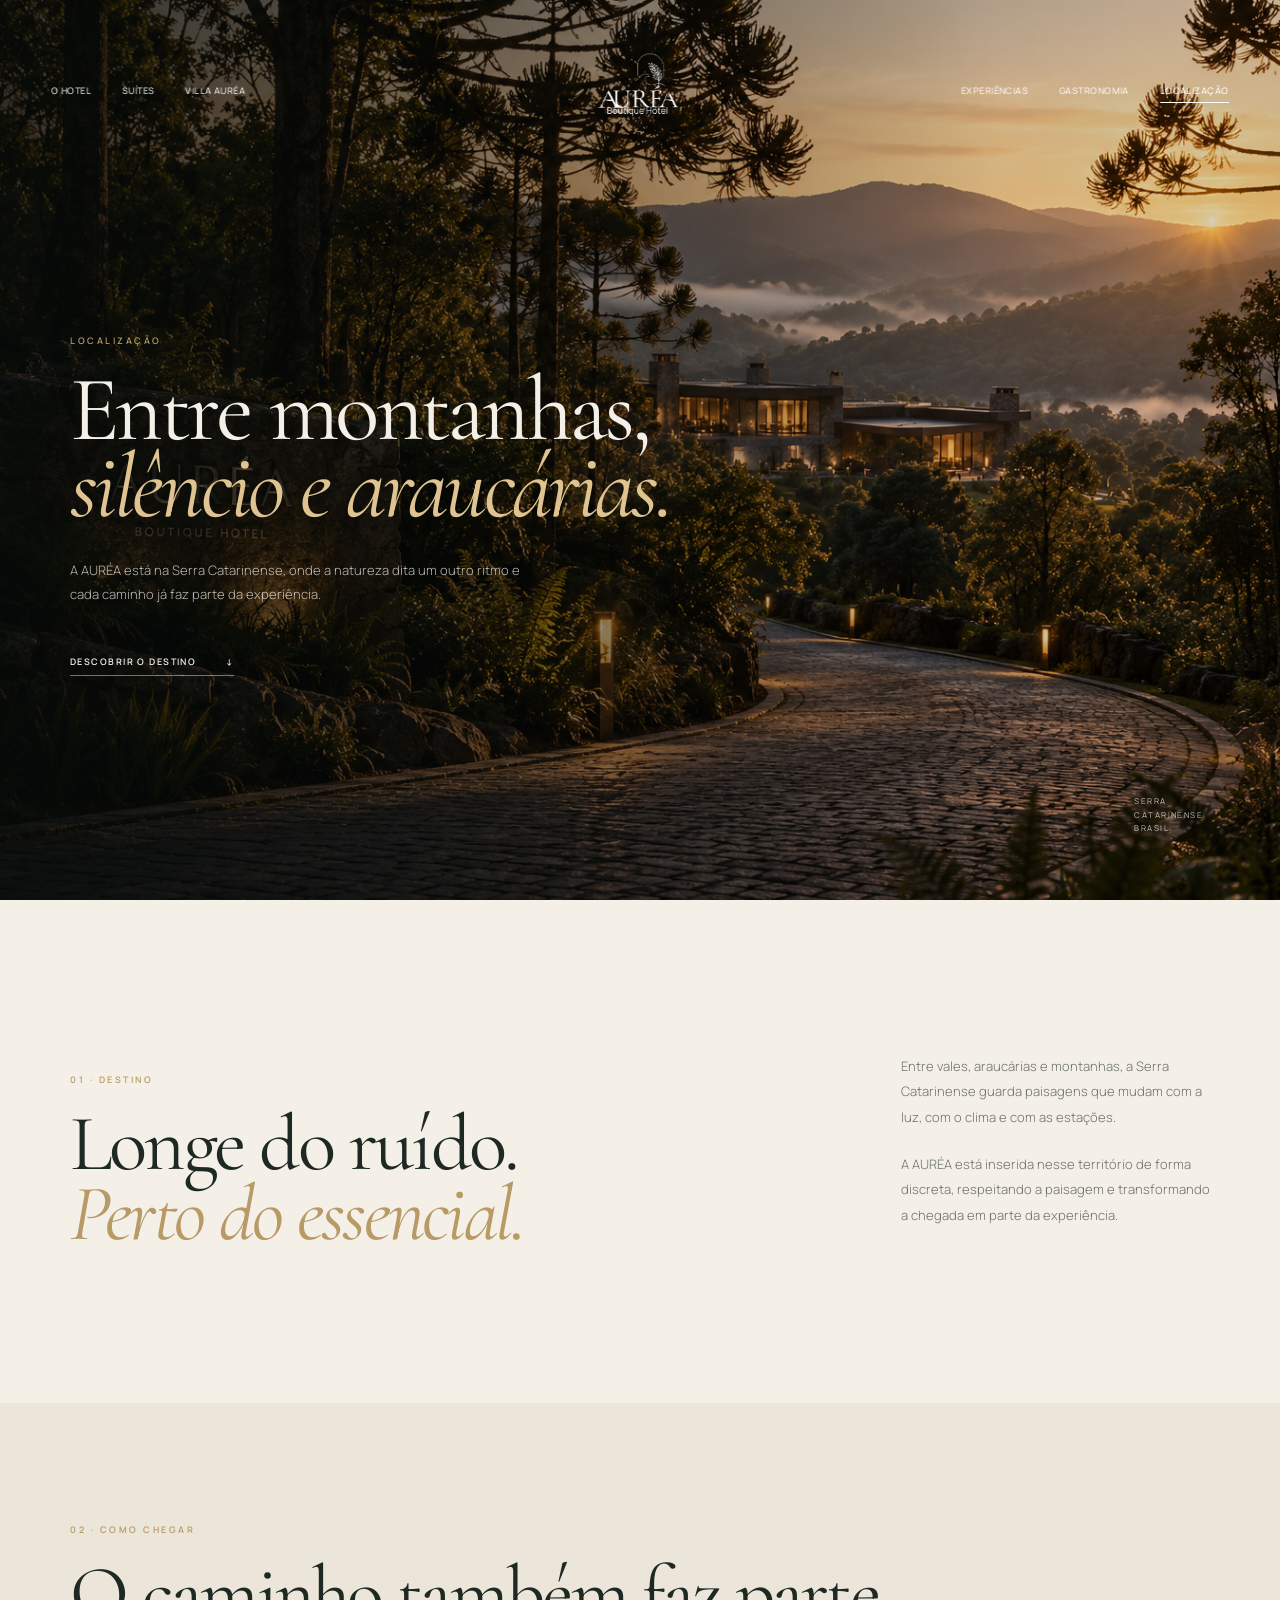
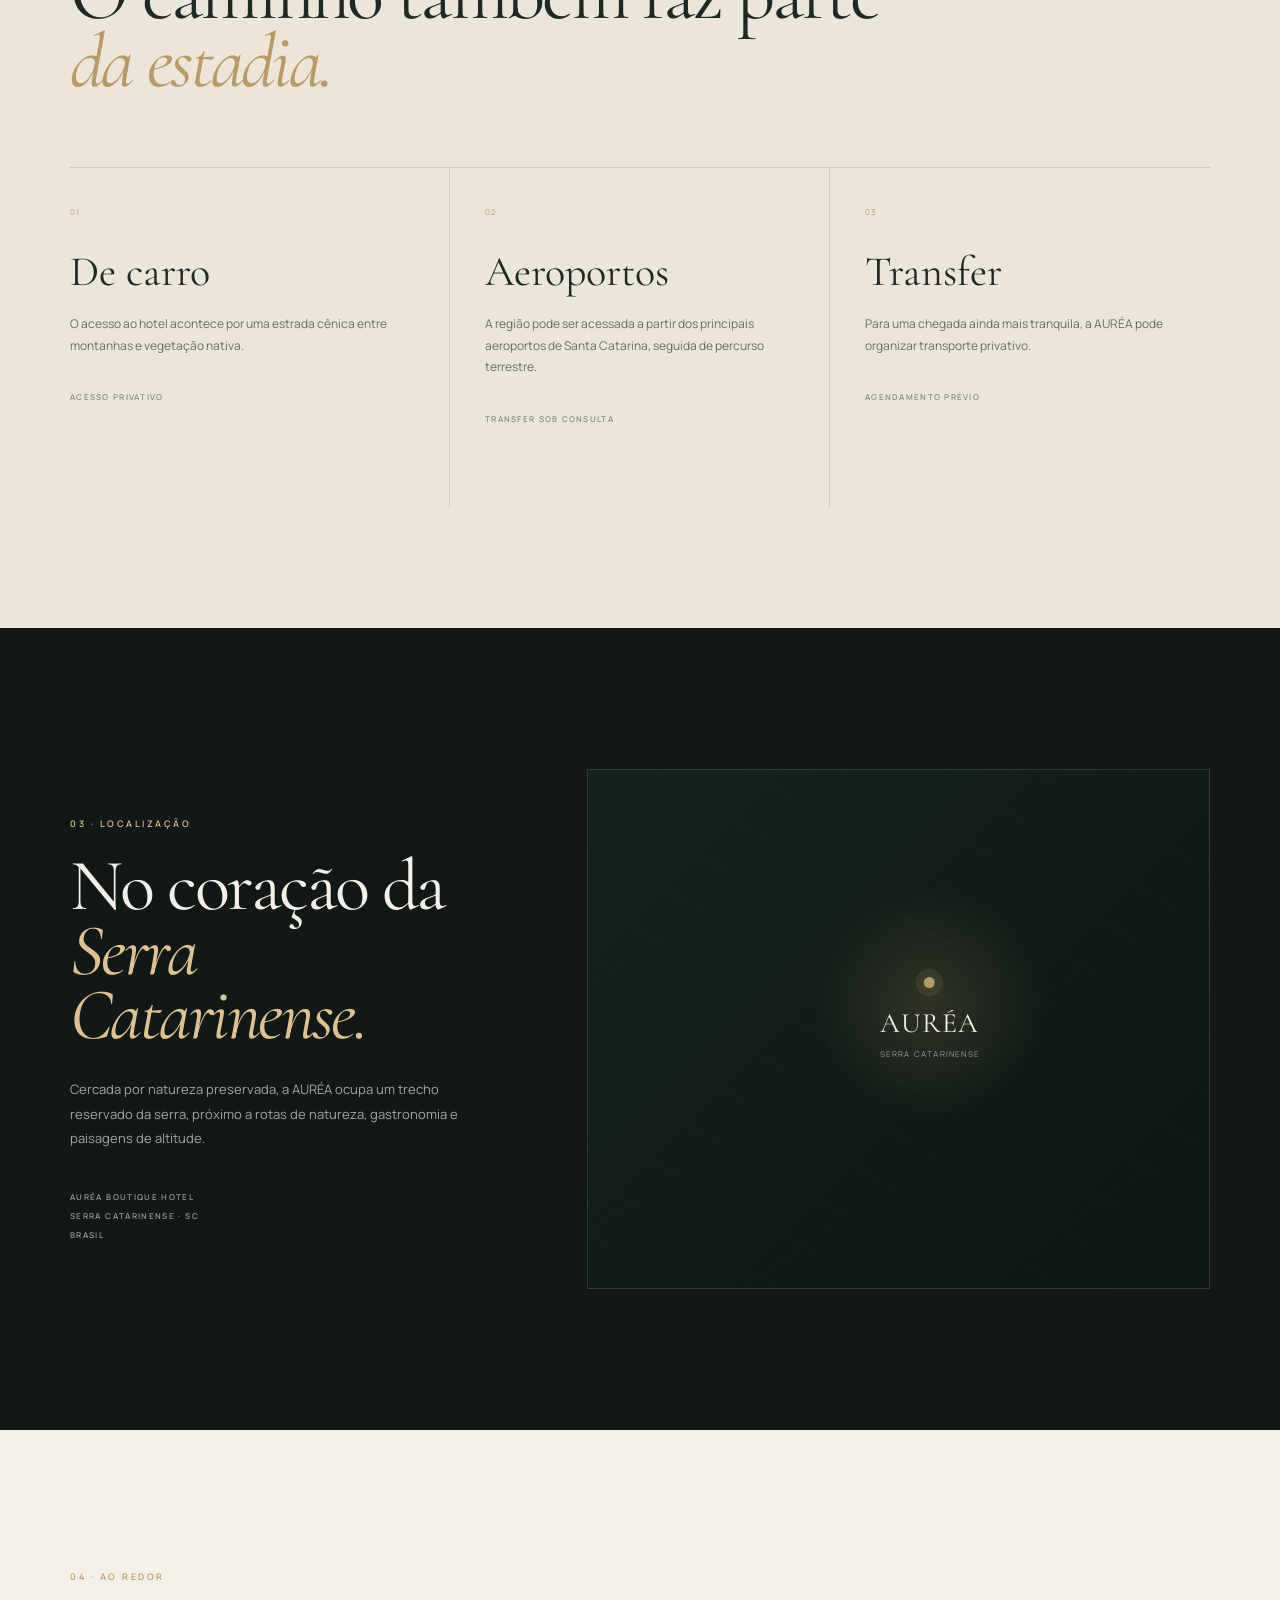
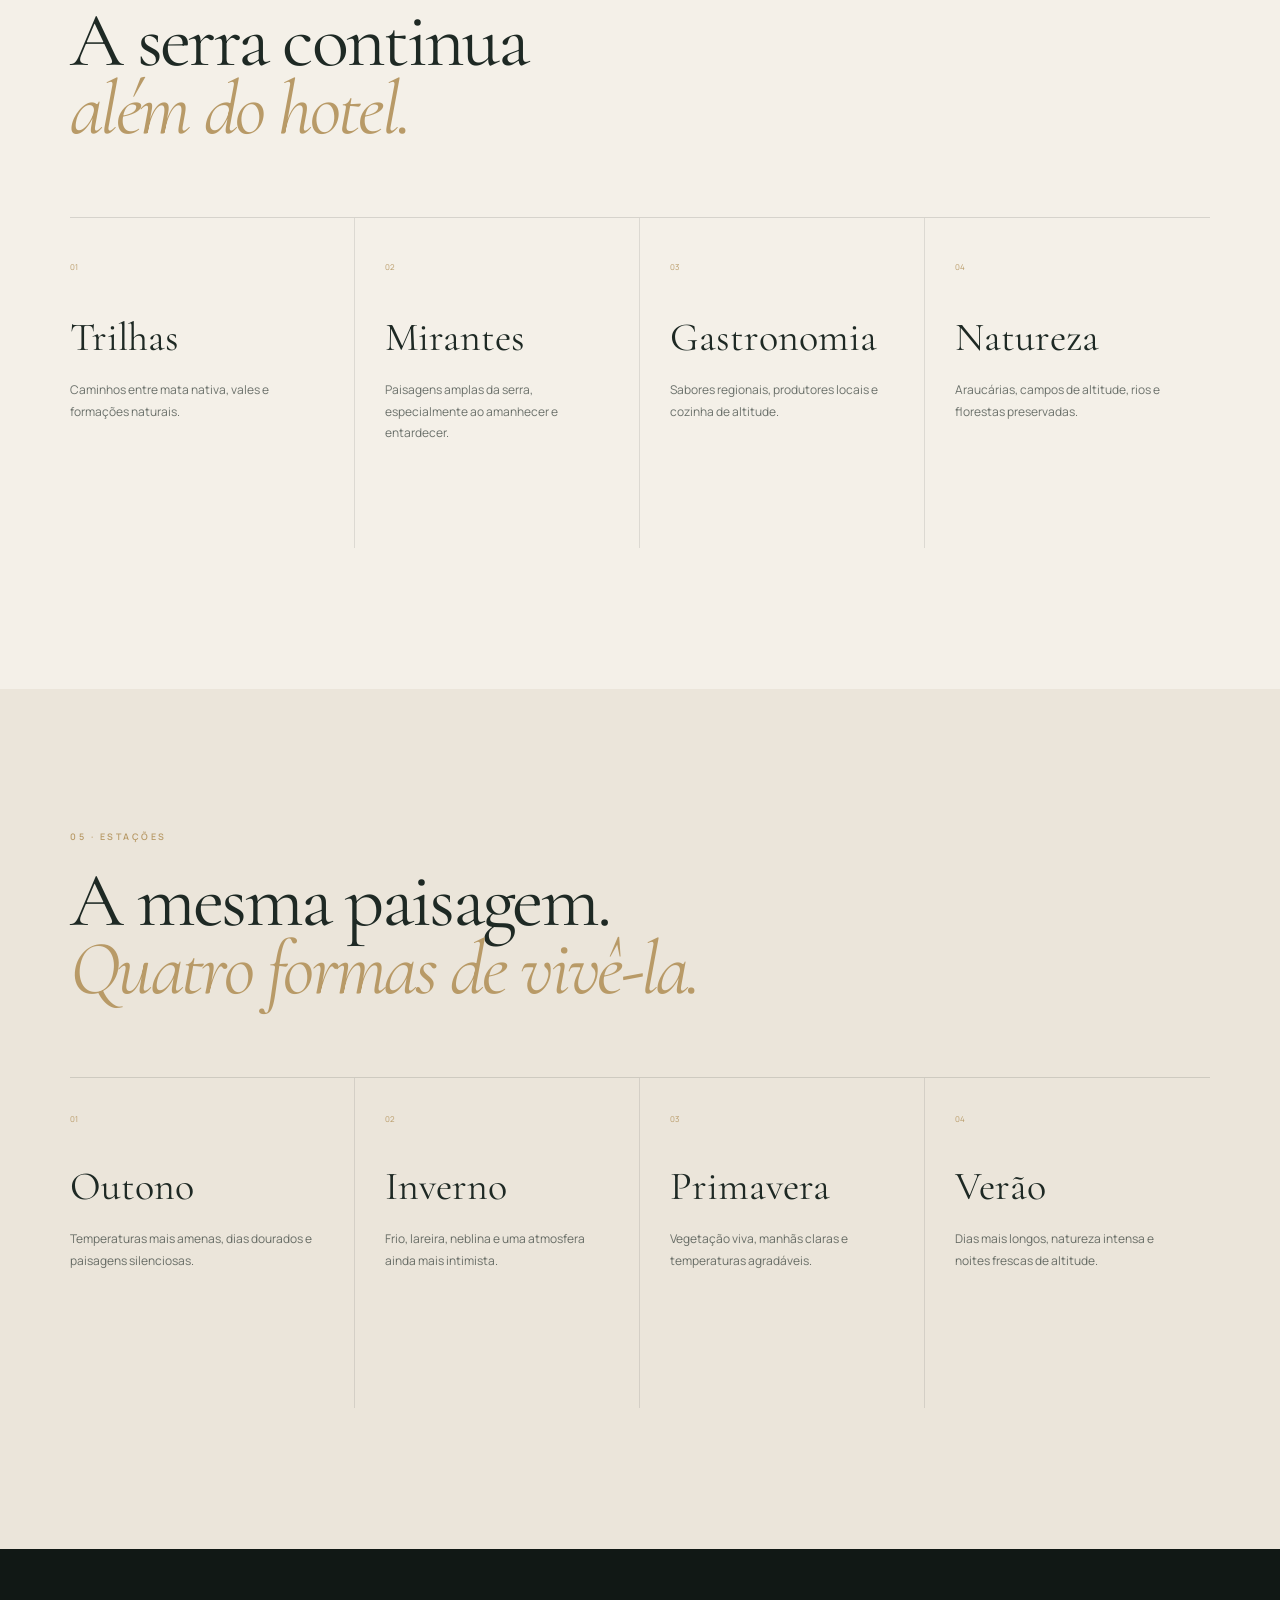
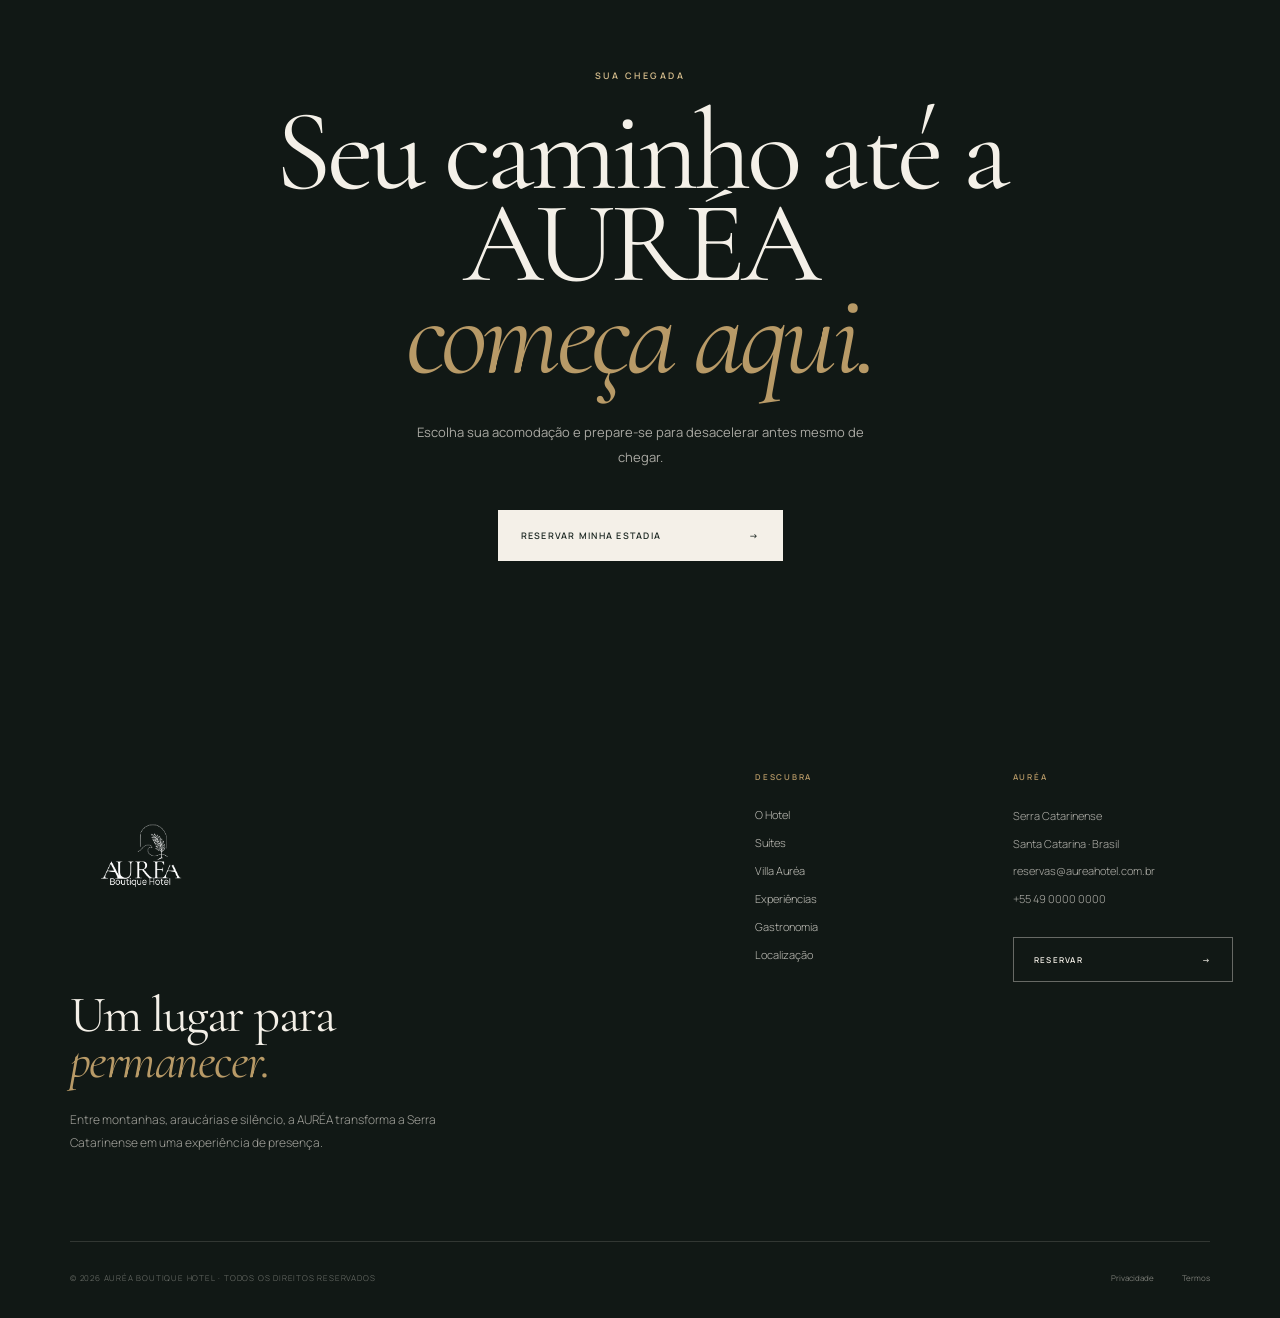
<file: localizacao.html>
<!DOCTYPE html>
<html lang="pt-BR">

<head>

  <meta charset="UTF-8">

  <meta
    name="viewport"
    content="width=device-width, initial-scale=1.0"
  >

  <title>Localização | AURÉA Boutique Hotel</title>

<meta
  name="description"
  content="Descubra a localização do AURÉA Boutique Hotel na Serra Catarinense, cercado por montanhas, araucárias e paisagens de natureza preservada."
>

<meta
  name="robots"
  content="index, follow"
>

<meta
  name="theme-color"
  content="#17251f"
>

<link
  rel="icon"
  type="image/png"
  href="assets/favicon.png"
>

<!-- =====================================================
     OPEN GRAPH — COMPARTILHAMENTO
====================================================== -->

<meta
  property="og:title"
  content="Localização | AURÉA Boutique Hotel"
>

<meta
  property="og:description"
  content="Descubra a AURÉA na Serra Catarinense, entre montanhas, araucárias e paisagens de natureza preservada."
>

<meta
  property="og:type"
  content="website"
>

<meta
  property="og:url"
  content="https://aurea-alpha-ten.vercel.app/localizacao.html"
>

<meta
  property="og:image"
  content="https://aurea-alpha-ten.vercel.app/assets/og-aurea.jpg"
>

<meta
  property="og:image:width"
  content="1200"
>

<meta
  property="og:image:height"
  content="630"
>

<meta
  property="og:image:alt"
  content="AURÉA Boutique Hotel na Serra Catarinense"
>


<!-- X / Twitter -->

<meta
  name="twitter:card"
  content="summary_large_image"
>

<meta
  name="twitter:title"
  content="Localização | AURÉA Boutique Hotel"
>

<meta
  name="twitter:description"
  content="Descubra a AURÉA na Serra Catarinense, entre montanhas, araucárias e paisagens de natureza preservada."
>

<meta
  name="twitter:image"
  content="https://aurea-alpha-ten.vercel.app/assets/og-aurea.jpg"
>

  <!-- =====================================================
       FONTES
  ====================================================== -->

  <link
    rel="preconnect"
    href="https://fonts.googleapis.com"
  >

  <link
    rel="preconnect"
    href="https://fonts.gstatic.com"
    crossorigin
  >

  <link
    href="https://fonts.googleapis.com/css2?family=Cormorant+Garamond:ital,wght@0,400;0,500;1,400&family=Manrope:wght@300;400;500;600&display=swap"
    rel="stylesheet"
  >


  <!-- =====================================================
       CSS
  ====================================================== -->

  <link
    rel="stylesheet"
    href="localizacao.css"
  >

  <link
    rel="stylesheet"
    href="header.css"
  >

  <link
    rel="stylesheet"
    href="footer.css"
  >

  <link
    rel="stylesheet"
    href="animations.css"
  >


  <!-- =====================================================
       JAVASCRIPT
  ====================================================== -->

  <script
    defer
    src="script.js"
  ></script>

  <script
    defer
    src="animations.js"
  ></script>

</head>


<body class="localizacao-page">


  <!-- =====================================================
       HEADER
  ====================================================== -->

  <header class="site-header header-light">


    <!-- MENU ESQUERDO -->

    <nav class="site-nav site-nav-left">

      <a href="hotel.html">
        O Hotel
      </a>

      <a href="suites.html">
        Suítes
      </a>

      <a href="villa.html">
        Villa Auréa
      </a>

    </nav>


    <!-- LOGO -->

    <a
      href="index.html"
      class="site-logo"
      aria-label="AURÉA Boutique Hotel"
    >

      <img
        src="assets/logo-aurea.png"
        alt="AURÉA Boutique Hotel"
      >

    </a>


    <!-- MENU DIREITO -->

    <nav class="site-nav site-nav-right">

      <a href="experiencias.html">
        Experiências
      </a>

      <a href="gastronomia.html">
        Gastronomia
      </a>

      <a
        href="localizacao.html"
        class="active"
      >
        Localização
      </a>

    </nav>


  </header>



  <main>


    <!-- =====================================================
         HERO
    ====================================================== -->

    <section class="localizacao-hero">


      <div class="localizacao-hero-image">

        <img
          src="assets/estrada.png"
          alt="Estrada de acesso ao AURÉA Boutique Hotel na Serra Catarinense"
        >

      </div>


      <div class="localizacao-hero-overlay"></div>


      <div class="localizacao-hero-content hero-reveal">


        <span class="localizacao-eyebrow">
          LOCALIZAÇÃO
        </span>


        <h1>

          Entre montanhas,

          <em>
            silêncio e araucárias.
          </em>

        </h1>


        <p>
          A AURÉA está na Serra Catarinense,
          onde a natureza dita um outro ritmo
          e cada caminho já faz parte da experiência.
        </p>


        <a
          href="#destino"
          class="localizacao-hero-link motion-link"
        >

          <span>
            Descobrir o destino
          </span>

          <span>
            ↓
          </span>

        </a>


      </div>


      <div class="localizacao-side-note fade-in">

        <span>
          SERRA
        </span>

        <span>
          CATARINENSE
        </span>

        <span>
          BRASIL
        </span>

      </div>


    </section>



    <!-- =====================================================
         DESTINO
    ====================================================== -->

    <section
      class="destino-section"
      id="destino"
    >


      <div class="localizacao-container">


        <div class="destino-grid">


          <div class="reveal">

            <span class="section-label">
              01 · DESTINO
            </span>


            <h2>

              Longe do ruído.

              <em>
                Perto do essencial.
              </em>

            </h2>

          </div>


          <div class="destino-copy reveal reveal-delay-1">

            <p>
              Entre vales, araucárias e montanhas,
              a Serra Catarinense guarda paisagens que
              mudam com a luz, com o clima e com as estações.
            </p>

            <p>
              A AURÉA está inserida nesse território de forma
              discreta, respeitando a paisagem e transformando
              a chegada em parte da experiência.
            </p>

          </div>


        </div>


      </div>


    </section>



    <!-- =====================================================
         COMO CHEGAR
    ====================================================== -->

    <section class="chegar-section">


      <div class="localizacao-container">


        <div class="chegar-heading reveal">

          <span class="section-label">
            02 · COMO CHEGAR
          </span>


          <h2>

            O caminho
            também faz parte

            <em>
              da estadia.
            </em>

          </h2>

        </div>



        <div class="chegar-grid">


          <!-- CARRO -->

          <article class="chegar-card reveal">

            <span class="chegar-number">
              01
            </span>

            <h3>
              De carro
            </h3>

            <p>
              O acesso ao hotel acontece por uma estrada
              cênica entre montanhas e vegetação nativa.
            </p>

            <span class="chegar-detail">
              ACESSO PRIVATIVO
            </span>

          </article>



          <!-- AEROPORTO -->

          <article class="chegar-card reveal reveal-delay-1">

            <span class="chegar-number">
              02
            </span>

            <h3>
              Aeroportos
            </h3>

            <p>
              A região pode ser acessada a partir dos principais
              aeroportos de Santa Catarina, seguida de percurso terrestre.
            </p>

            <span class="chegar-detail">
              TRANSFER SOB CONSULTA
            </span>

          </article>



          <!-- TRANSFER -->

          <article class="chegar-card reveal reveal-delay-2">

            <span class="chegar-number">
              03
            </span>

            <h3>
              Transfer
            </h3>

            <p>
              Para uma chegada ainda mais tranquila,
              a AURÉA pode organizar transporte privativo.
            </p>

            <span class="chegar-detail">
              AGENDAMENTO PRÉVIO
            </span>

          </article>


        </div>


      </div>


    </section>



    <!-- =====================================================
         MAPA / LOCALIZAÇÃO VISUAL
    ====================================================== -->

    <section class="map-section">


      <div class="localizacao-container">


        <div class="map-layout">


          <!-- COPY -->

          <div class="map-copy reveal-left">

            <span class="section-label light">
              03 · LOCALIZAÇÃO
            </span>


            <h2>

              No coração
              da

              <em>
                Serra Catarinense.
              </em>

            </h2>


            <p>
              Cercada por natureza preservada,
              a AURÉA ocupa um trecho reservado da serra,
              próximo a rotas de natureza, gastronomia
              e paisagens de altitude.
            </p>


            <div class="map-address">

              <span>
                AURÉA BOUTIQUE HOTEL
              </span>

              <span>
                SERRA CATARINENSE · SC
              </span>

              <span>
                BRASIL
              </span>

            </div>

          </div>


          <!-- MAPA VISUAL -->

          <div class="map-placeholder reveal-right reveal-delay-1">

            <div class="map-marker">

              <span class="map-dot"></span>

              <strong>
                AURÉA
              </strong>

              <span>
                Serra Catarinense
              </span>

            </div>

          </div>


        </div>


      </div>


    </section>



    <!-- =====================================================
         AO REDOR
    ====================================================== -->

    <section class="around-section">


      <div class="localizacao-container">


        <div class="around-heading reveal">

          <span class="section-label">
            04 · AO REDOR
          </span>


          <h2>

            A serra
            continua

            <em>
              além do hotel.
            </em>

          </h2>

        </div>



        <div class="around-grid">


          <article class="around-item reveal">

            <span>
              01
            </span>

            <h3>
              Trilhas
            </h3>

            <p>
              Caminhos entre mata nativa,
              vales e formações naturais.
            </p>

          </article>


          <article class="around-item reveal reveal-delay-1">

            <span>
              02
            </span>

            <h3>
              Mirantes
            </h3>

            <p>
              Paisagens amplas da serra,
              especialmente ao amanhecer e entardecer.
            </p>

          </article>


          <article class="around-item reveal reveal-delay-2">

            <span>
              03
            </span>

            <h3>
              Gastronomia
            </h3>

            <p>
              Sabores regionais,
              produtores locais e cozinha de altitude.
            </p>

          </article>


          <article class="around-item reveal reveal-delay-3">

            <span>
              04
            </span>

            <h3>
              Natureza
            </h3>

            <p>
              Araucárias, campos de altitude,
              rios e florestas preservadas.
            </p>

          </article>


        </div>


      </div>


    </section>



    <!-- =====================================================
         ESTAÇÕES
    ====================================================== -->

    <section class="seasons-section">


      <div class="localizacao-container">


        <div class="seasons-heading reveal">

          <span class="section-label">
            05 · ESTAÇÕES
          </span>


          <h2>

            A mesma paisagem.

            <em>
              Quatro formas de vivê-la.
            </em>

          </h2>

        </div>



        <div class="seasons-grid">


          <article class="season-card reveal">

            <span class="season-number">
              01
            </span>

            <h3>
              Outono
            </h3>

            <p>
              Temperaturas mais amenas,
              dias dourados e paisagens silenciosas.
            </p>

          </article>


          <article class="season-card reveal reveal-delay-1">

            <span class="season-number">
              02
            </span>

            <h3>
              Inverno
            </h3>

            <p>
              Frio, lareira, neblina
              e uma atmosfera ainda mais intimista.
            </p>

          </article>


          <article class="season-card reveal reveal-delay-2">

            <span class="season-number">
              03
            </span>

            <h3>
              Primavera
            </h3>

            <p>
              Vegetação viva,
              manhãs claras e temperaturas agradáveis.
            </p>

          </article>


          <article class="season-card reveal reveal-delay-3">

            <span class="season-number">
              04
            </span>

            <h3>
              Verão
            </h3>

            <p>
              Dias mais longos,
              natureza intensa e noites frescas de altitude.
            </p>

          </article>


        </div>


      </div>


    </section>



    <!-- =====================================================
         CTA FINAL
    ====================================================== -->

    <section class="localizacao-final">


      <div class="localizacao-final-content reveal">

        <span class="section-label light">
          SUA CHEGADA
        </span>


        <h2>

          Seu caminho
          até a AURÉA

          <em>
            começa aqui.
          </em>

        </h2>


        <p>
          Escolha sua acomodação e prepare-se
          para desacelerar antes mesmo de chegar.
        </p>


        <a
          href="reservas.html"
          class="localizacao-final-button motion-button"
        >

          <span>
            Reservar minha estadia
          </span>

          <span>
            →
          </span>

        </a>


      </div>


    </section>


  </main>



  <!-- =====================================================
       FOOTER GLOBAL
  ====================================================== -->

  <footer class="site-footer">


    <div class="site-footer-inner">


      <div class="site-footer-top">


        <!-- MARCA -->

        <div class="site-footer-brand reveal">


          <a
            href="index.html"
            class="site-footer-logo"
            aria-label="AURÉA Boutique Hotel"
          >

            <img
              src="assets/logo-aurea.png"
              alt="AURÉA Boutique Hotel"
            >

          </a>


          <h2>

            Um lugar para

            <em>
              permanecer.
            </em>

          </h2>


          <p>
            Entre montanhas, araucárias e silêncio,
            a AURÉA transforma a Serra Catarinense
            em uma experiência de presença.
          </p>


        </div>



        <!-- COLUNAS -->

        <div class="site-footer-columns reveal reveal-delay-1">


          <div class="site-footer-column">


            <h3>
              Descubra
            </h3>


            <nav>

              <a href="hotel.html">
                O Hotel
              </a>

              <a href="suites.html">
                Suítes
              </a>

              <a href="villa.html">
                Villa Auréa
              </a>

              <a href="experiencias.html">
                Experiências
              </a>

              <a href="gastronomia.html">
                Gastronomia
              </a>

              <a href="localizacao.html">
                Localização
              </a>

            </nav>


          </div>



          <div class="site-footer-column">


            <h3>
              AURÉA
            </h3>


            <div class="site-footer-contact">

              <span>
                Serra Catarinense
              </span>

              <span>
                Santa Catarina · Brasil
              </span>

              <span>
                reservas@aureahotel.com.br
              </span>

              <span>
                +55 49 0000 0000
              </span>

            </div>


            <a
              href="reservas.html"
              class="site-footer-reserve motion-button"
            >

              <span>
                Reservar
              </span>

              <span>
                →
              </span>

            </a>


          </div>


        </div>


      </div>



      <!-- PARTE INFERIOR -->

      <div class="site-footer-bottom">


        <p>
          © 2026 AURÉA BOUTIQUE HOTEL · TODOS OS DIREITOS RESERVADOS
        </p>


        <div class="site-footer-bottom-links">

          <a href="#">
            Privacidade
          </a>

          <a href="#">
            Termos
          </a>

        </div>


      </div>


    </div>


  </footer>


</body>

</html>
</file>
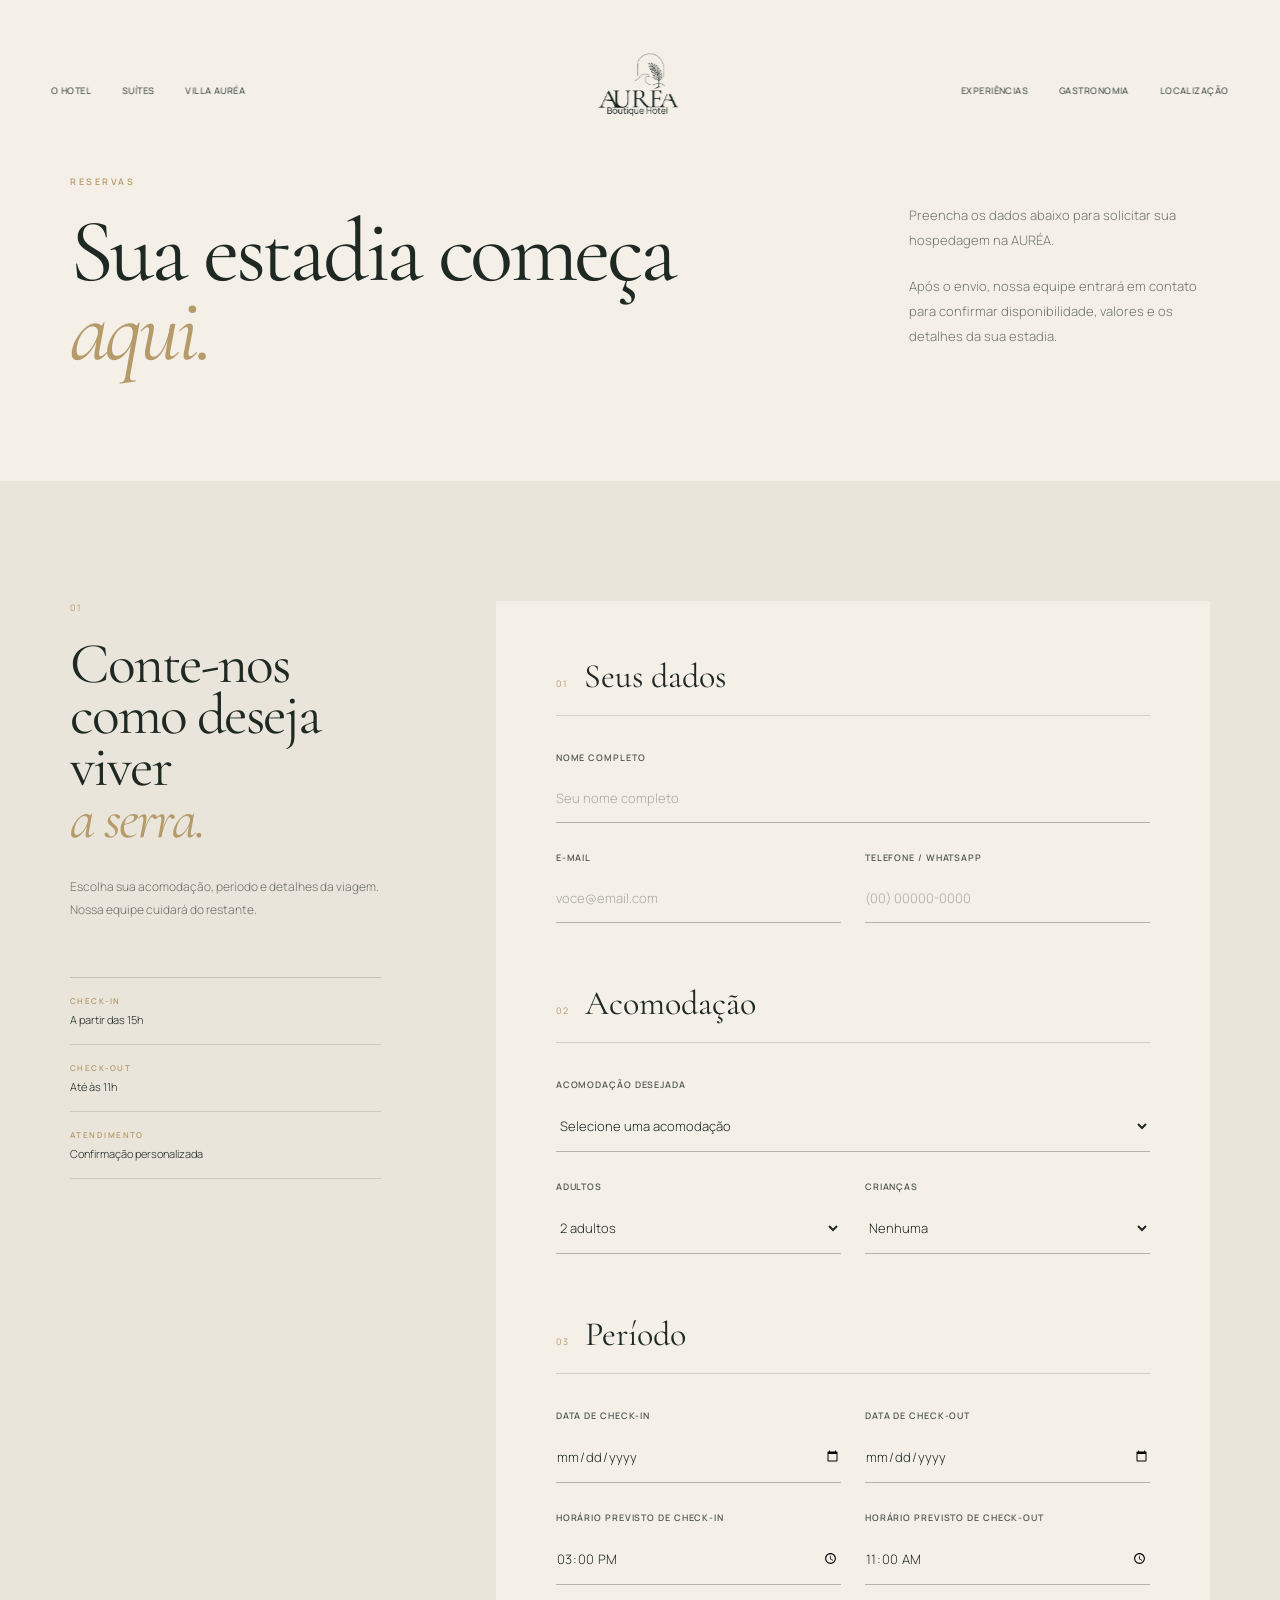
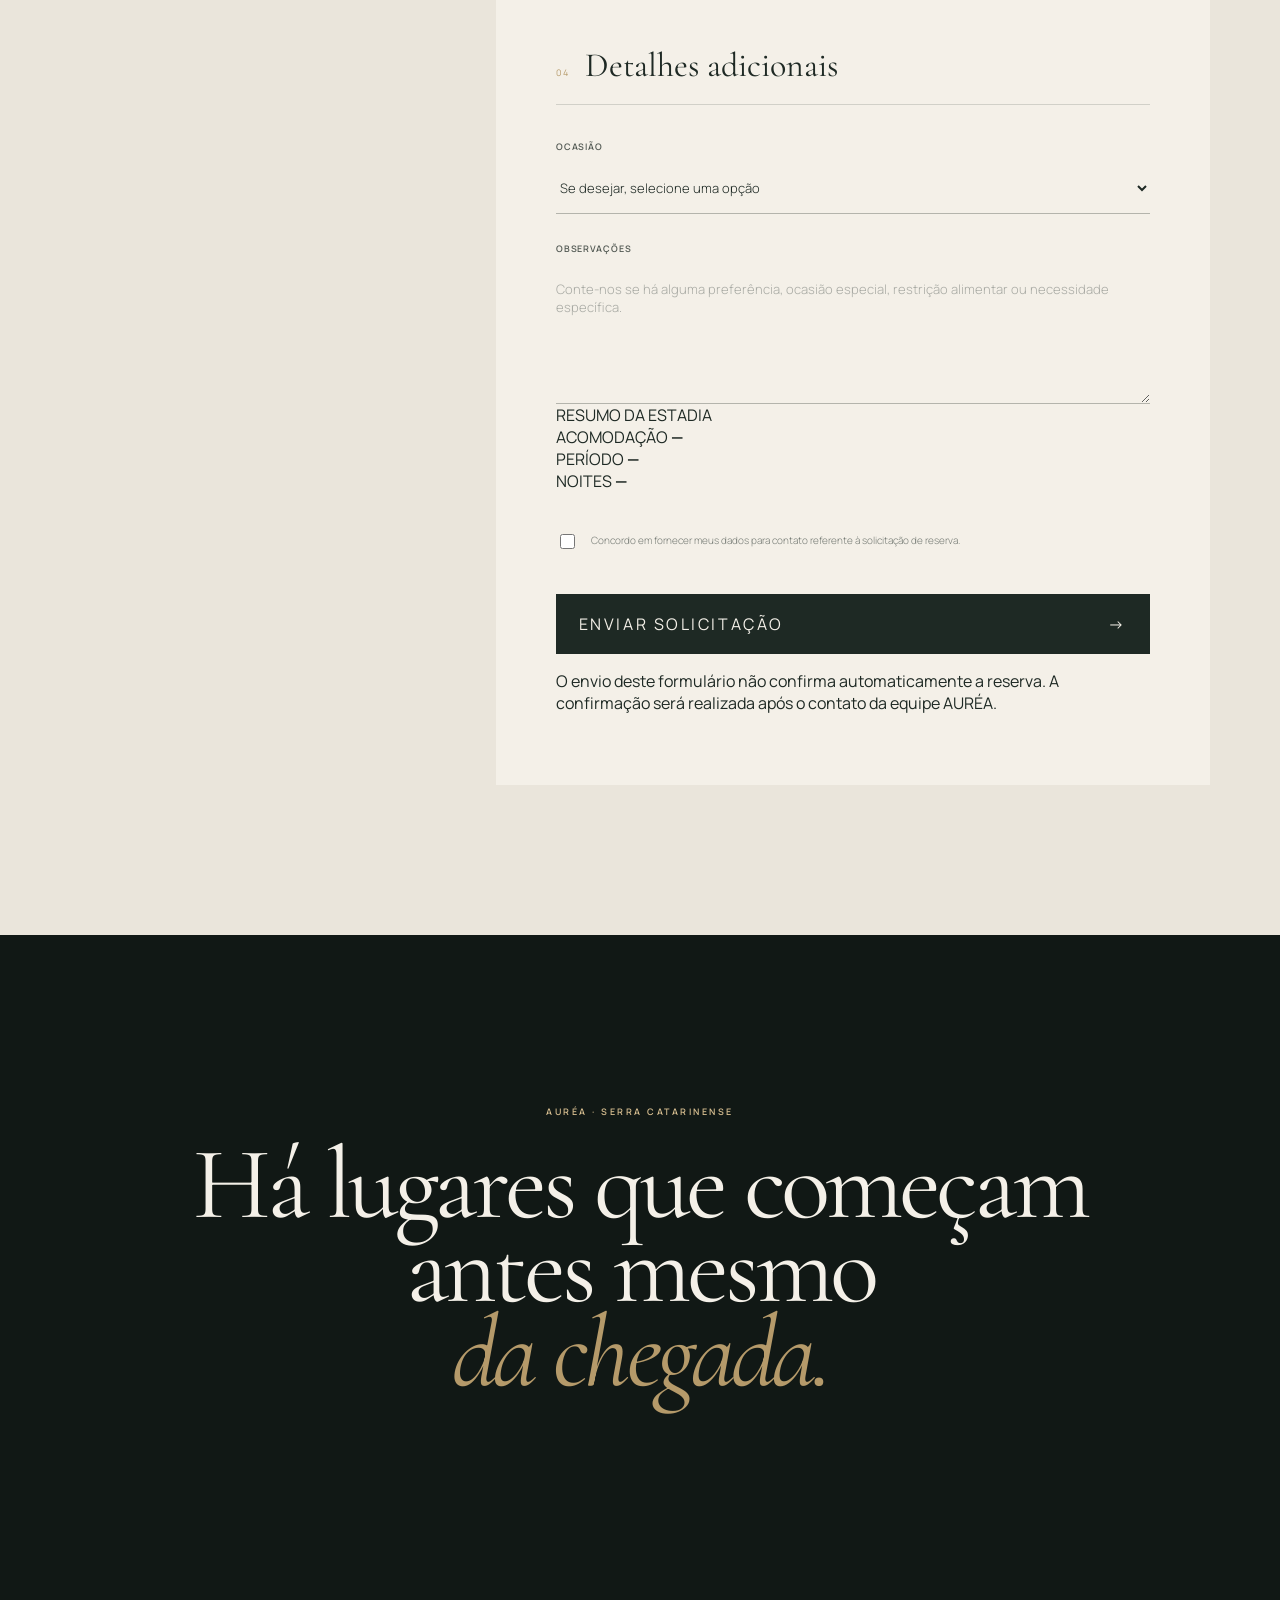
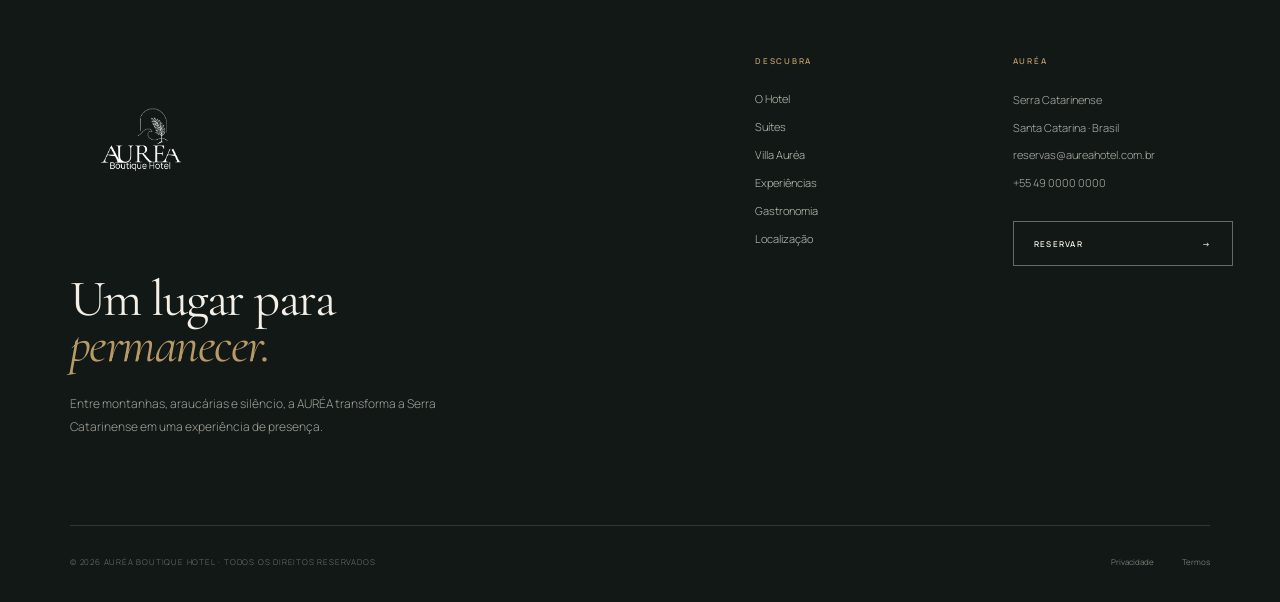
<file: reservas.html>
<!DOCTYPE html>
<html lang="pt-BR">

<head>

  <meta charset="UTF-8">

  <meta
    name="viewport"
    content="width=device-width, initial-scale=1.0"
  >

 <title>Reservas | AURÉA Boutique Hotel</title>

<meta
  name="description"
  content="Solicite sua reserva no AURÉA Boutique Hotel e planeje sua estadia na Serra Catarinense."
>

<meta
  name="robots"
  content="index, follow"
>

<meta
  name="theme-color"
  content="#17251f"
>

<link
  rel="icon"
  type="image/png"
  href="assets/favicon.png"
>

<!-- =====================================================
     OPEN GRAPH — COMPARTILHAMENTO
====================================================== -->

<meta
  property="og:title"
  content="Reservas | AURÉA Boutique Hotel"
>

<meta
  property="og:description"
  content="Planeje sua estadia no AURÉA Boutique Hotel e descubra uma nova forma de viver a Serra Catarinense."
>

<meta
  property="og:type"
  content="website"
>

<meta
  property="og:url"
  content="https://aurea-alpha-ten.vercel.app/reservas.html"
>

<meta
  property="og:image"
  content="https://aurea-alpha-ten.vercel.app/assets/og-aurea.jpg"
>

<meta
  property="og:image:width"
  content="1200"
>

<meta
  property="og:image:height"
  content="630"
>

<meta
  property="og:image:alt"
  content="AURÉA Boutique Hotel na Serra Catarinense"
>


<!-- X / Twitter -->

<meta
  name="twitter:card"
  content="summary_large_image"
>

<meta
  name="twitter:title"
  content="Reservas | AURÉA Boutique Hotel"
>

<meta
  name="twitter:description"
  content="Planeje sua estadia no AURÉA Boutique Hotel e descubra uma nova forma de viver a Serra Catarinense."
>

<meta
  name="twitter:image"
  content="https://aurea-alpha-ten.vercel.app/assets/og-aurea.jpg"
>

  <!-- =====================================================
       FONTES
  ====================================================== -->

  <link
    rel="preconnect"
    href="https://fonts.googleapis.com"
  >

  <link
    rel="preconnect"
    href="https://fonts.gstatic.com"
    crossorigin
  >

  <link
    href="https://fonts.googleapis.com/css2?family=Cormorant+Garamond:ital,wght@0,400;0,500;1,400&family=Manrope:wght@300;400;500;600&display=swap"
    rel="stylesheet"
  >


  <!-- =====================================================
       CSS
  ====================================================== -->

  <link
    rel="stylesheet"
    href="reservas.css"
  >

  <link
    rel="stylesheet"
    href="header.css"
  >

  <link
    rel="stylesheet"
    href="footer.css"
  >

  <link
    rel="stylesheet"
    href="animations.css"
  >


  <!-- =====================================================
       JAVASCRIPT
  ====================================================== -->

  <script
    defer
    src="script.js"
  ></script>

  <script
    defer
    src="animations.js"
  ></script>

  <script
    defer
    src="reservas.js"
  ></script>

</head>


<body class="booking-page">


  <!-- =====================================================
       HEADER
  ====================================================== -->

  <header class="site-header header-dark">


    <!-- MENU ESQUERDO -->

    <nav class="site-nav site-nav-left">

      <a href="hotel.html">
        O Hotel
      </a>

      <a href="suites.html">
        Suítes
      </a>

      <a href="villa.html">
        Villa Auréa
      </a>

    </nav>


    <!-- LOGO -->

    <a
      href="index.html"
      class="site-logo"
      aria-label="AURÉA Boutique Hotel"
    >

      <img
        src="assets/logo-aurea.png"
        alt="AURÉA Boutique Hotel"
      >

    </a>


    <!-- MENU DIREITO -->

    <nav class="site-nav site-nav-right">

      <a href="experiencias.html">
        Experiências
      </a>

      <a href="gastronomia.html">
        Gastronomia
      </a>

      <a href="localizacao.html">
        Localização
      </a>

    </nav>


  </header>



  <main>


    <!-- =====================================================
         ABERTURA
    ====================================================== -->

    <section class="booking-opening">


      <div class="booking-container">


        <div class="booking-opening-grid">


          <!-- ESQUERDA -->

          <div class="booking-opening-left reveal">


            <span class="booking-label">
              RESERVAS
            </span>


            <h1>

              Sua estadia começa

              <em>
                aqui.
              </em>

            </h1>


          </div>


          <!-- DIREITA -->

          <div
            class="booking-opening-right reveal reveal-delay-1"
          >


            <p>
              Preencha os dados abaixo para solicitar
              sua hospedagem na AURÉA.
            </p>


            <p>
              Após o envio, nossa equipe entrará em contato
              para confirmar disponibilidade, valores e
              os detalhes da sua estadia.
            </p>


          </div>


        </div>


      </div>


    </section>



    <!-- =====================================================
         FORMULÁRIO
    ====================================================== -->

    <section class="booking-form-section">


      <div class="booking-container">


        <div class="booking-form-layout">


          <!-- =================================================
               COLUNA ESQUERDA
          ================================================== -->

          <aside class="booking-sidebar reveal-left">


            <span class="booking-sidebar-number">
              01
            </span>


            <h2>

              Conte-nos como
              deseja viver

              <em>
                a serra.
              </em>

            </h2>


            <p>
              Escolha sua acomodação, período e
              detalhes da viagem. Nossa equipe cuidará
              do restante.
            </p>


            <div class="booking-sidebar-info">


              <div class="reveal">

                <span>
                  CHECK-IN
                </span>

                <p>
                  A partir das 15h
                </p>

              </div>


              <div class="reveal reveal-delay-1">

                <span>
                  CHECK-OUT
                </span>

                <p>
                  Até às 11h
                </p>

              </div>


              <div class="reveal reveal-delay-2">

                <span>
                  ATENDIMENTO
                </span>

                <p>
                  Confirmação personalizada
                </p>

              </div>


            </div>


          </aside>



          <!-- =================================================
               FORM
          ================================================== -->

          <form
            class="booking-form reveal-right reveal-delay-1"
            id="booking-form"
            action="#"
            method="post"
          >


            <!-- =================================================
                 01 — SEUS DADOS
            ================================================== -->

            <div class="form-group-title">

              <span>
                01
              </span>

              <h3>
                Seus dados
              </h3>

            </div>


            <div class="form-grid">


              <!-- NOME -->

              <div class="form-field full">

                <label for="nome">
                  Nome completo
                </label>

                <input
                  type="text"
                  id="nome"
                  name="nome"
                  placeholder="Seu nome completo"
                  autocomplete="name"
                  required
                >

              </div>


              <!-- EMAIL -->

              <div class="form-field">

                <label for="email">
                  E-mail
                </label>

                <input
                  type="email"
                  id="email"
                  name="email"
                  placeholder="voce@email.com"
                  autocomplete="email"
                  required
                >

              </div>


              <!-- TELEFONE -->

              <div class="form-field">

                <label for="telefone">
                  Telefone / WhatsApp
                </label>

                <input
                  type="tel"
                  id="telefone"
                  name="telefone"
                  placeholder="(00) 00000-0000"
                  autocomplete="tel"
                  required
                >

              </div>


            </div>



            <!-- =================================================
                 02 — ACOMODAÇÃO
            ================================================== -->

            <div class="form-group-title">

              <span>
                02
              </span>

              <h3>
                Acomodação
              </h3>

            </div>


            <div class="form-grid">


              <!-- SUÍTE -->

              <div class="form-field full">

                <label for="suite">
                  Acomodação desejada
                </label>

                <select
                  id="suite"
                  name="suite"
                  required
                >

                  <option
                    value=""
                    selected
                    disabled
                  >
                    Selecione uma acomodação
                  </option>

                  <option value="horizonte">
                    Suíte Horizonte
                  </option>

                  <option value="bosque">
                    Suíte Bosque
                  </option>

                  <option value="pedra">
                    Suíte Pedra
                  </option>

                  <option value="bruma">
                    Suíte Bruma
                  </option>

                  <option value="araucaria">
                    Loft Araucária
                  </option>

                  <option value="villa">
                    Villa Auréa
                  </option>

                </select>

              </div>


              <!-- ADULTOS -->

              <div class="form-field">

                <label for="adultos">
                  Adultos
                </label>

                <select
                  id="adultos"
                  name="adultos"
                  required
                >

                  <option value="1">
                    1 adulto
                  </option>

                  <option
                    value="2"
                    selected
                  >
                    2 adultos
                  </option>

                  <option value="3">
                    3 adultos
                  </option>

                  <option value="4">
                    4 adultos
                  </option>

                  <option value="5">
                    5 adultos
                  </option>

                  <option value="6">
                    6 adultos
                  </option>

                </select>

              </div>


              <!-- CRIANÇAS -->

              <div class="form-field">

                <label for="criancas">
                  Crianças
                </label>

                <select
                  id="criancas"
                  name="criancas"
                >

                  <option
                    value="0"
                    selected
                  >
                    Nenhuma
                  </option>

                  <option value="1">
                    1 criança
                  </option>

                  <option value="2">
                    2 crianças
                  </option>

                  <option value="3">
                    3 crianças
                  </option>

                  <option value="4">
                    4 crianças
                  </option>

                </select>

              </div>


            </div>



            <!-- =================================================
                 03 — PERÍODO
            ================================================== -->

            <div class="form-group-title">

              <span>
                03
              </span>

              <h3>
                Período
              </h3>

            </div>


            <div class="form-grid">


              <!-- CHECK-IN DATE -->

              <div class="form-field">

                <label for="checkin">
                  Data de check-in
                </label>

                <input
                  type="date"
                  id="checkin"
                  name="checkin"
                  required
                >

              </div>


              <!-- CHECK-OUT DATE -->

              <div class="form-field">

                <label for="checkout">
                  Data de check-out
                </label>

                <input
                  type="date"
                  id="checkout"
                  name="checkout"
                  required
                >

              </div>


              <!-- CHECK-IN TIME -->

              <div class="form-field">

                <label for="checkin-time">
                  Horário previsto de check-in
                </label>

                <input
                  type="time"
                  id="checkin-time"
                  name="checkin_time"
                  value="15:00"
                >

              </div>


              <!-- CHECK-OUT TIME -->

              <div class="form-field">

                <label for="checkout-time">
                  Horário previsto de check-out
                </label>

                <input
                  type="time"
                  id="checkout-time"
                  name="checkout_time"
                  value="11:00"
                >

              </div>


            </div>



            <!-- =================================================
                 04 — DETALHES ADICIONAIS
            ================================================== -->

            <div class="form-group-title">

              <span>
                04
              </span>

              <h3>
                Detalhes adicionais
              </h3>

            </div>


            <div class="form-grid">


              <!-- OCASIÃO -->

              <div class="form-field full">

                <label for="ocasiao">
                  Ocasião
                </label>

                <select
                  id="ocasiao"
                  name="ocasiao"
                >

                  <option value="">
                    Se desejar, selecione uma opção
                  </option>

                  <option value="descanso">
                    Descanso / lazer
                  </option>

                  <option value="casal">
                    Viagem a dois
                  </option>

                  <option value="aniversario">
                    Aniversário
                  </option>

                  <option value="lua-de-mel">
                    Lua de mel
                  </option>

                  <option value="celebracao">
                    Celebração especial
                  </option>

                  <option value="outro">
                    Outro
                  </option>

                </select>

              </div>


              <!-- OBSERVAÇÕES -->

              <div class="form-field full">

                <label for="observacoes">
                  Observações
                </label>

                <textarea
                  id="observacoes"
                  name="observacoes"
                  rows="6"
                  placeholder="Conte-nos se há alguma preferência, ocasião especial, restrição alimentar ou necessidade específica."
                ></textarea>

              </div>


            </div>



            <!-- =================================================
                 O reservas.js adiciona automaticamente
                 o resumo da estadia nesta região.
            ================================================== -->



            <!-- =================================================
                 CONSENTIMENTO
            ================================================== -->

            <label class="booking-checkbox">

              <input
                type="checkbox"
                id="consentimento"
                name="consentimento"
                required
              >

              <span>
                Concordo em fornecer meus dados para
                contato referente à solicitação de reserva.
              </span>

            </label>



            <!-- =================================================
                 SUBMIT
            ================================================== -->

            <button
              type="submit"
              class="booking-submit motion-button"
            >

              <span>
                Enviar solicitação
              </span>

              <span class="booking-submit-arrow">
                →
              </span>

            </button>


            <p class="booking-form-note">

              O envio deste formulário não confirma automaticamente
              a reserva. A confirmação será realizada após o contato
              da equipe AURÉA.

            </p>


          </form>


        </div>


      </div>


    </section>



    <!-- =====================================================
         CTA FINAL
    ====================================================== -->

    <section class="booking-footer">


      <div class="booking-footer-inner reveal">


        <span class="booking-label light">
          AURÉA · SERRA CATARINENSE
        </span>


        <h2>

          Há lugares que
          começam antes mesmo

          <em>
            da chegada.
          </em>

        </h2>


      </div>


    </section>


  </main>



  <!-- =====================================================
       FOOTER GLOBAL
  ====================================================== -->

  <footer class="site-footer">


    <div class="site-footer-inner">


      <div class="site-footer-top">


        <!-- MARCA -->

        <div class="site-footer-brand reveal">


          <a
            href="index.html"
            class="site-footer-logo"
            aria-label="AURÉA Boutique Hotel"
          >

            <img
              src="assets/logo-aurea.png"
              alt="AURÉA Boutique Hotel"
            >

          </a>


          <h2>

            Um lugar para

            <em>
              permanecer.
            </em>

          </h2>


          <p>

            Entre montanhas, araucárias e silêncio,
            a AURÉA transforma a Serra Catarinense
            em uma experiência de presença.

          </p>


        </div>



        <!-- COLUNAS -->

        <div class="site-footer-columns reveal reveal-delay-1">


          <!-- NAVEGAÇÃO -->

          <div class="site-footer-column">


            <h3>
              Descubra
            </h3>


            <nav>

              <a href="hotel.html">
                O Hotel
              </a>

              <a href="suites.html">
                Suítes
              </a>

              <a href="villa.html">
                Villa Auréa
              </a>

              <a href="experiencias.html">
                Experiências
              </a>

              <a href="gastronomia.html">
                Gastronomia
              </a>

              <a href="localizacao.html">
                Localização
              </a>

            </nav>


          </div>



          <!-- CONTATO -->

          <div class="site-footer-column">


            <h3>
              AURÉA
            </h3>


            <div class="site-footer-contact">

              <span>
                Serra Catarinense
              </span>

              <span>
                Santa Catarina · Brasil
              </span>

              <span>
                reservas@aureahotel.com.br
              </span>

              <span>
                +55 49 0000 0000
              </span>

            </div>


            <a
              href="reservas.html"
              class="site-footer-reserve motion-button"
            >

              <span>
                Reservar
              </span>

              <span>
                →
              </span>

            </a>


          </div>


        </div>


      </div>



      <!-- =================================================
           PARTE INFERIOR
      ================================================== -->

      <div class="site-footer-bottom">


        <p>
          © 2026 AURÉA BOUTIQUE HOTEL · TODOS OS DIREITOS RESERVADOS
        </p>


        <div class="site-footer-bottom-links">

          <a href="#">
            Privacidade
          </a>

          <a href="#">
            Termos
          </a>

        </div>


      </div>


    </div>


  </footer>


</body>

</html>
</file>
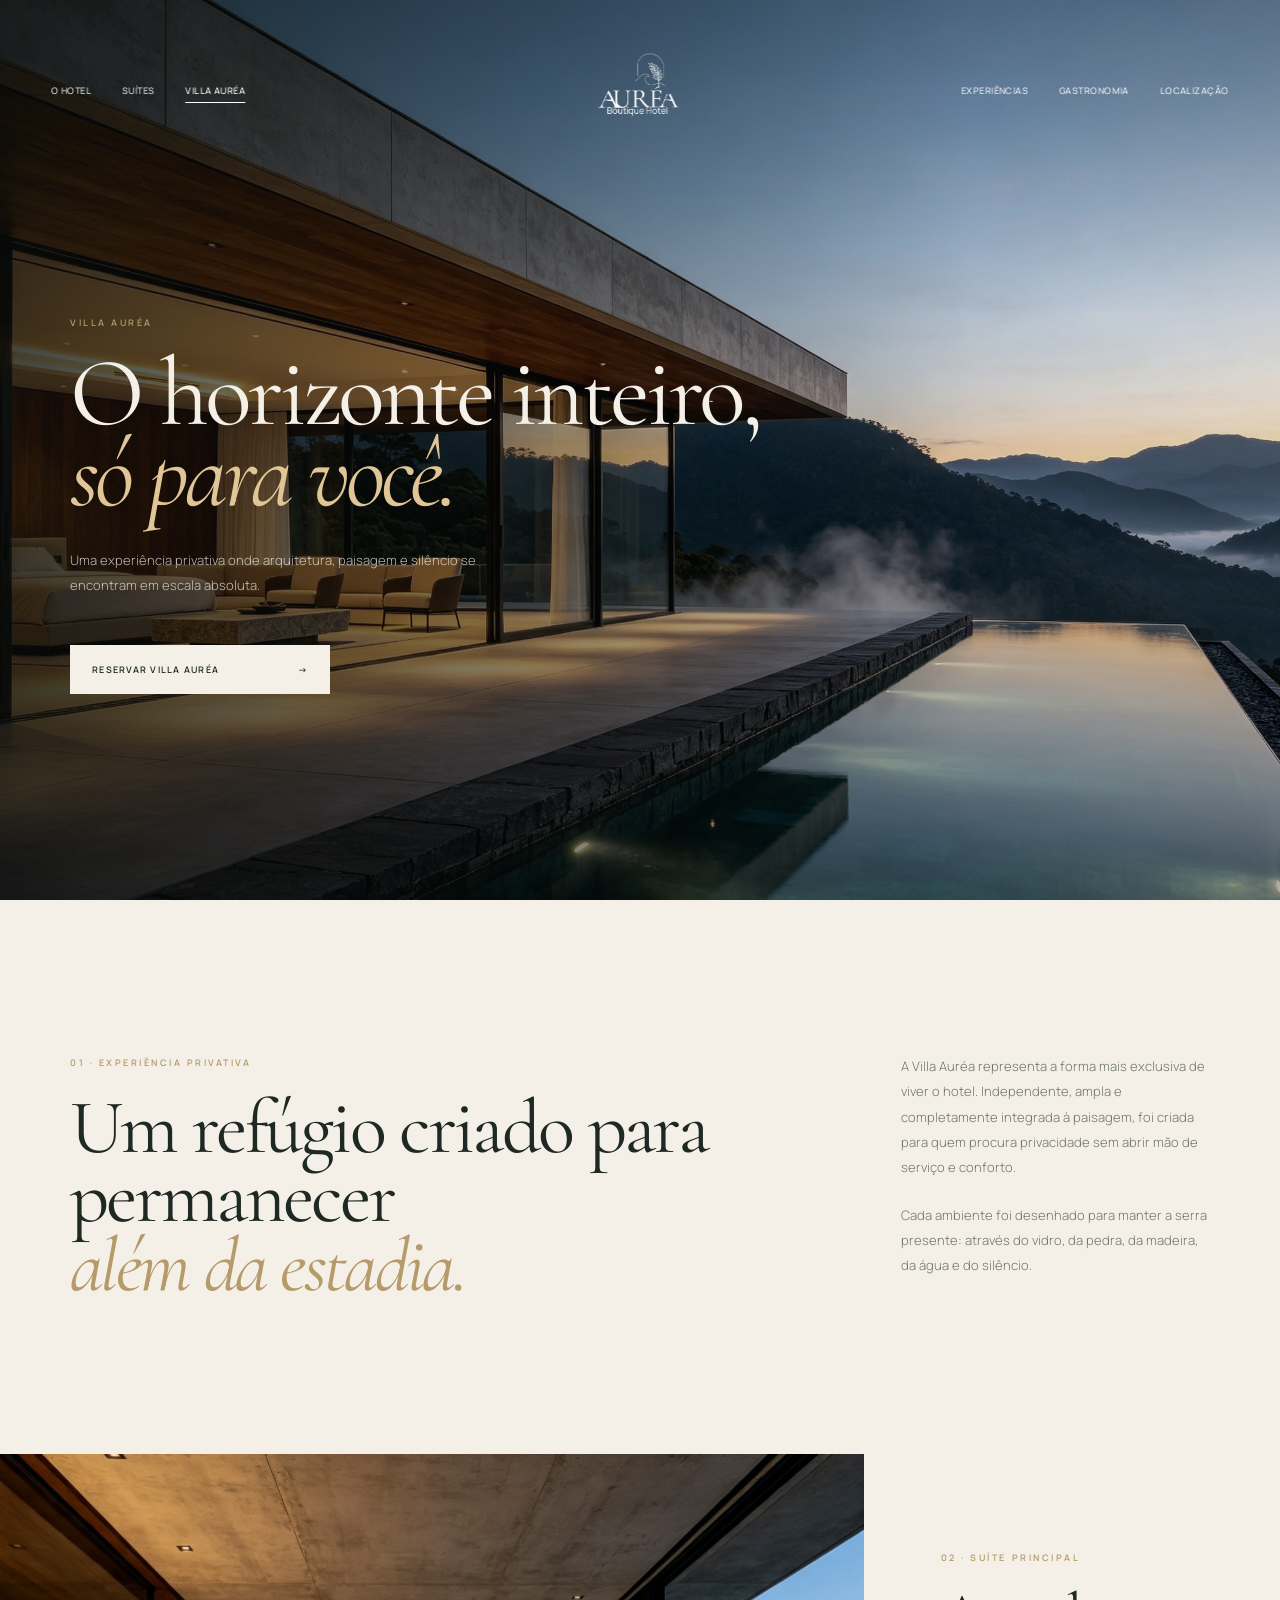
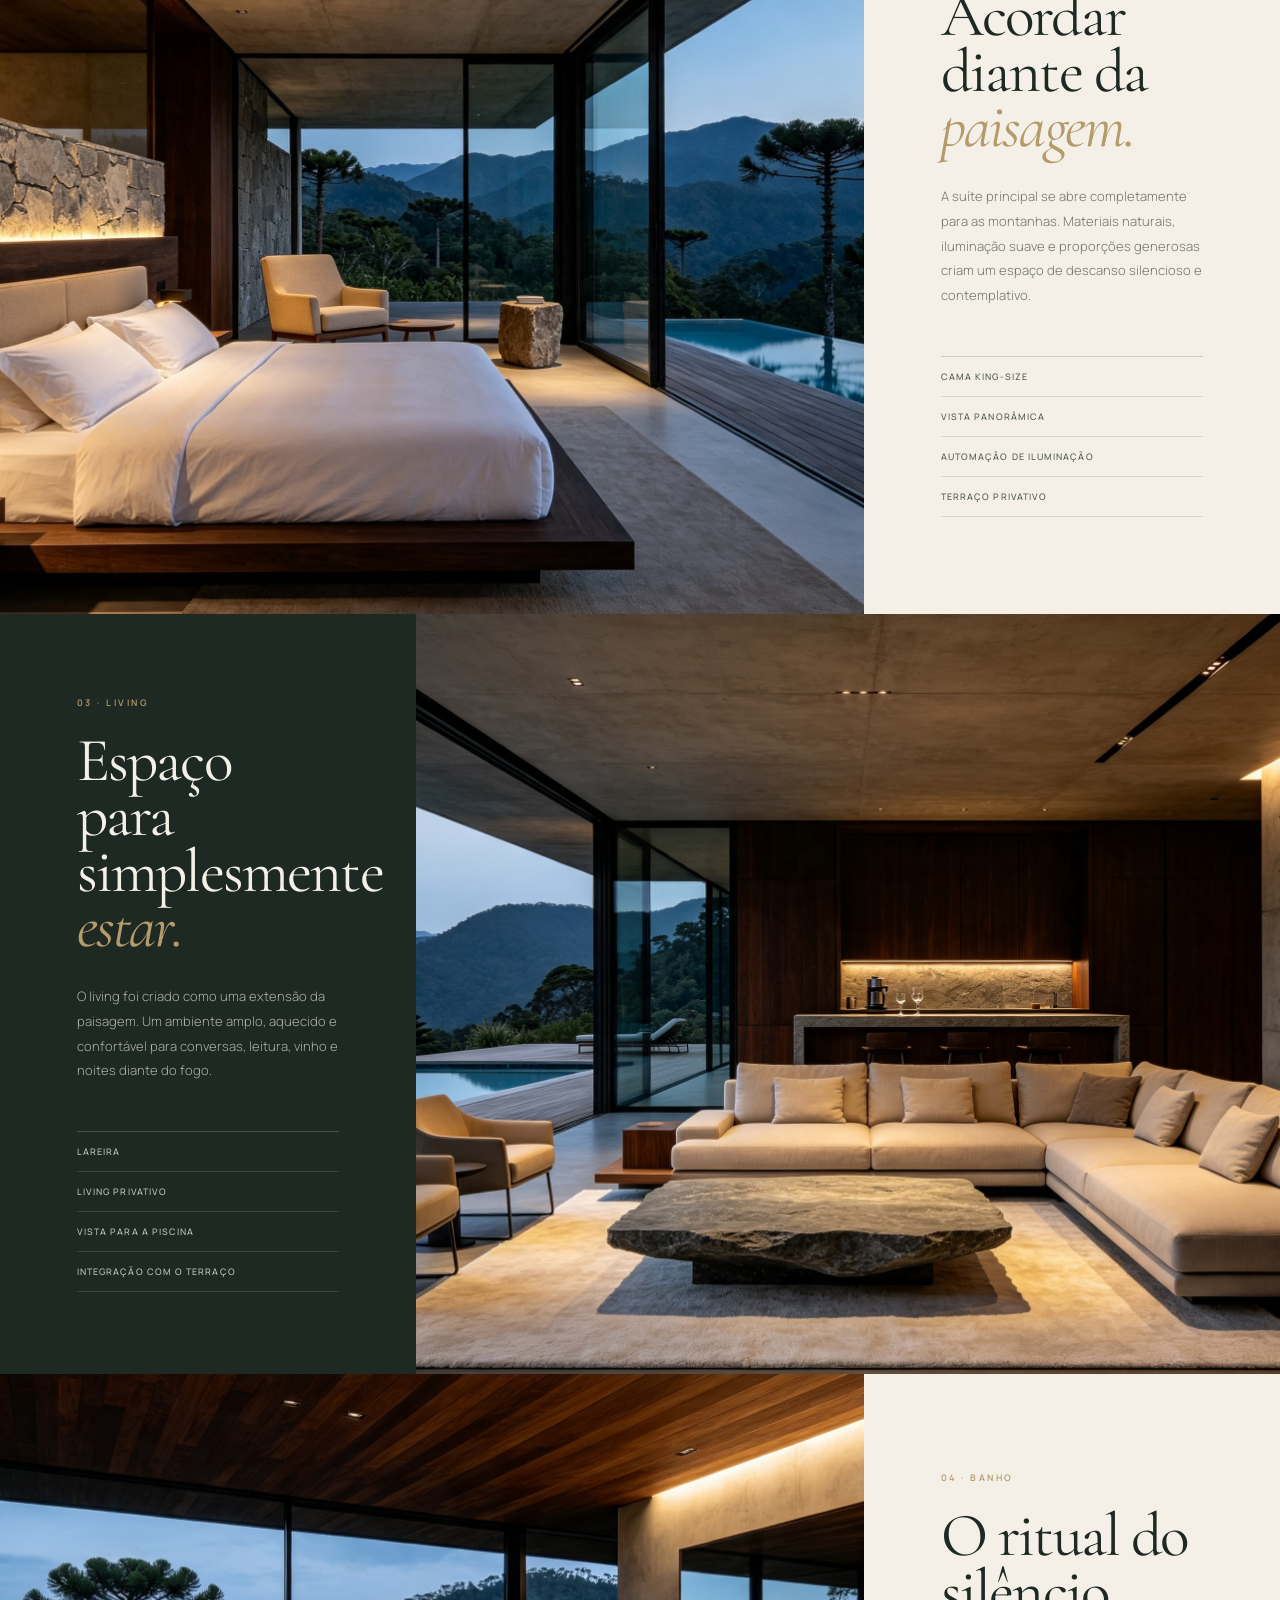
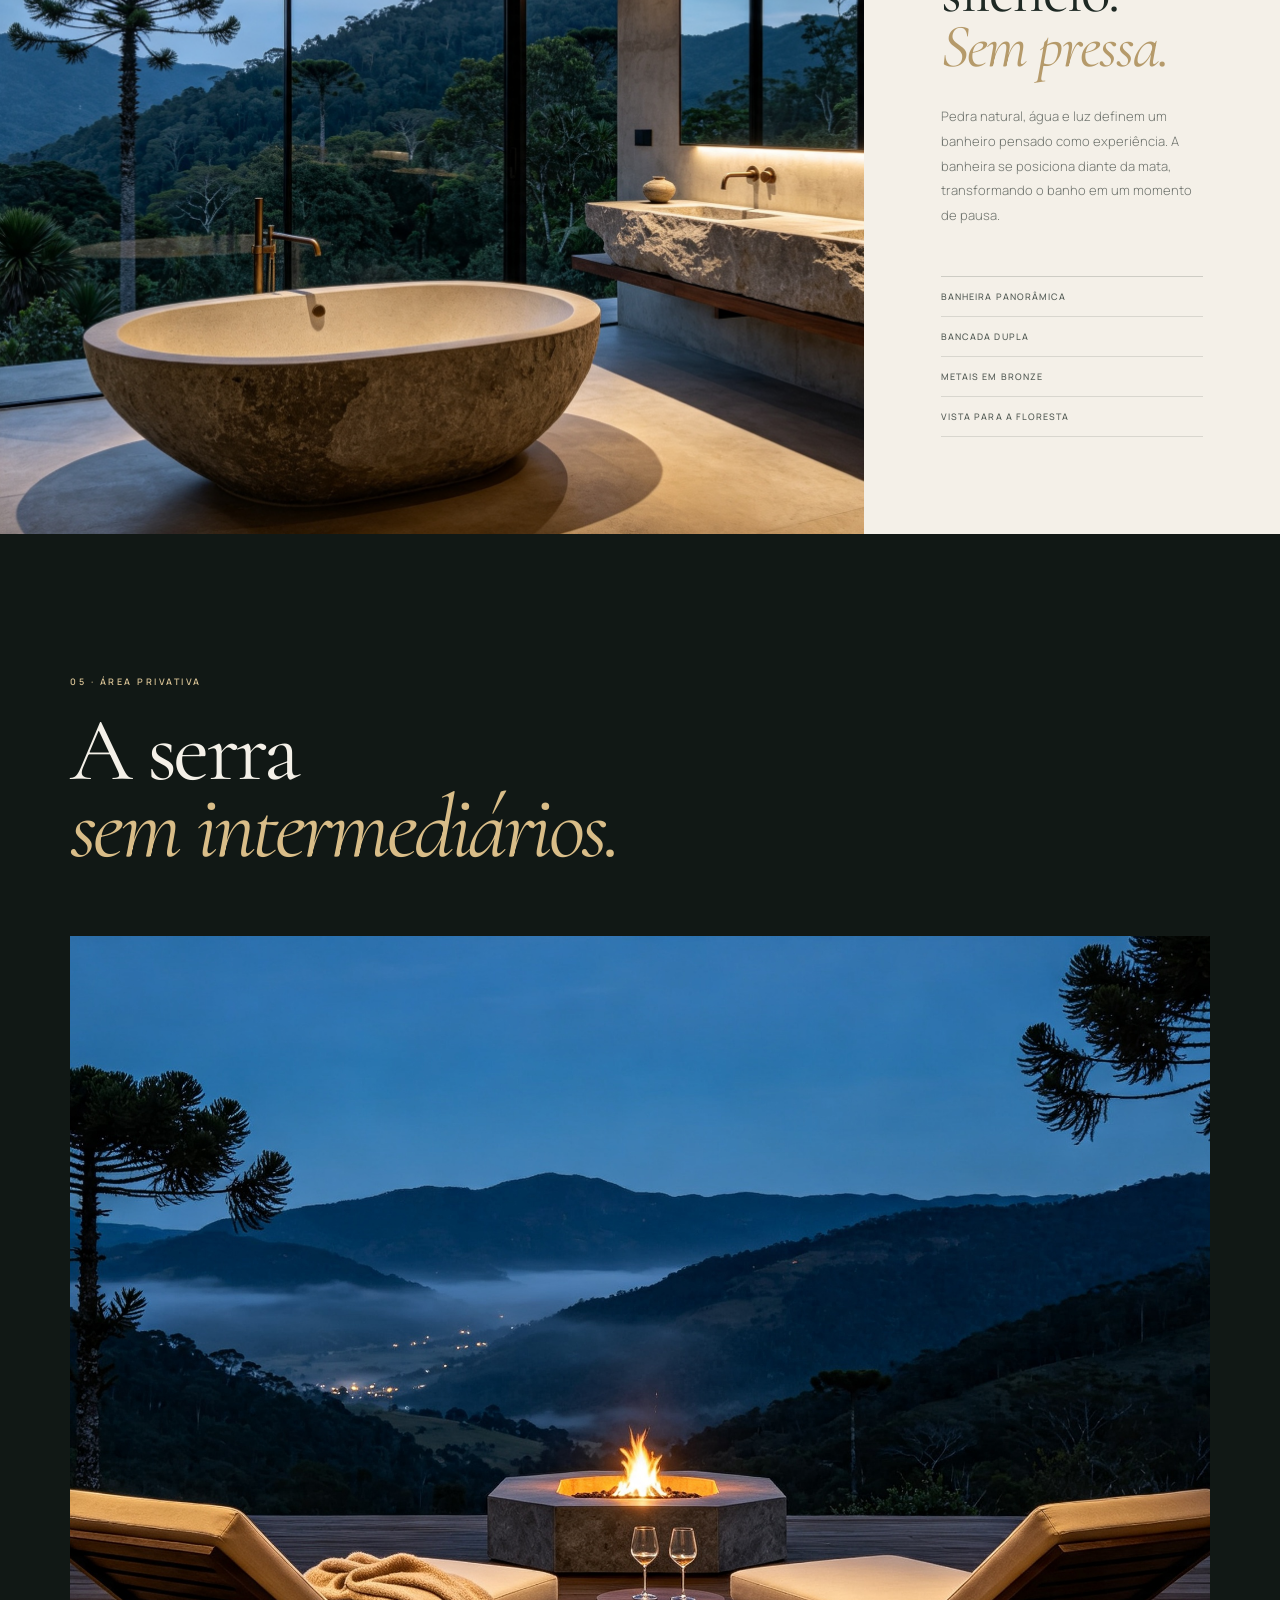
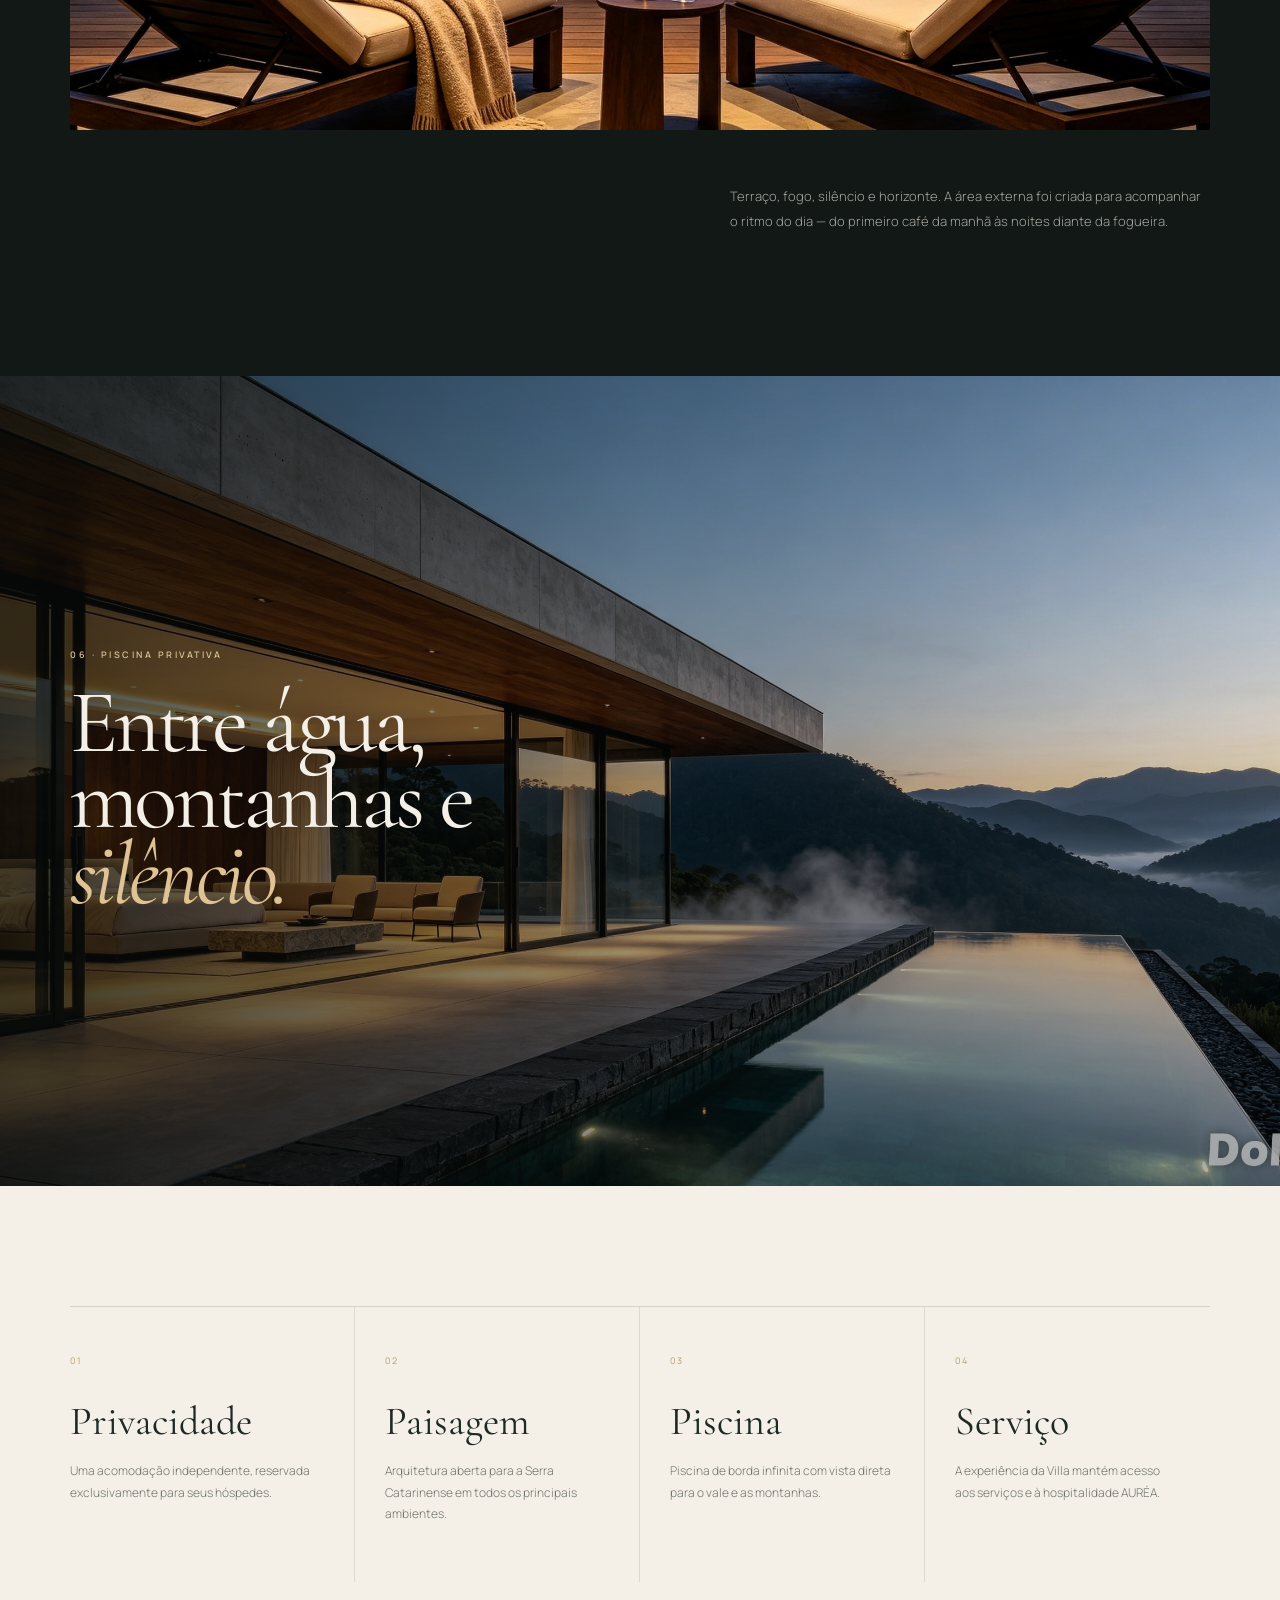
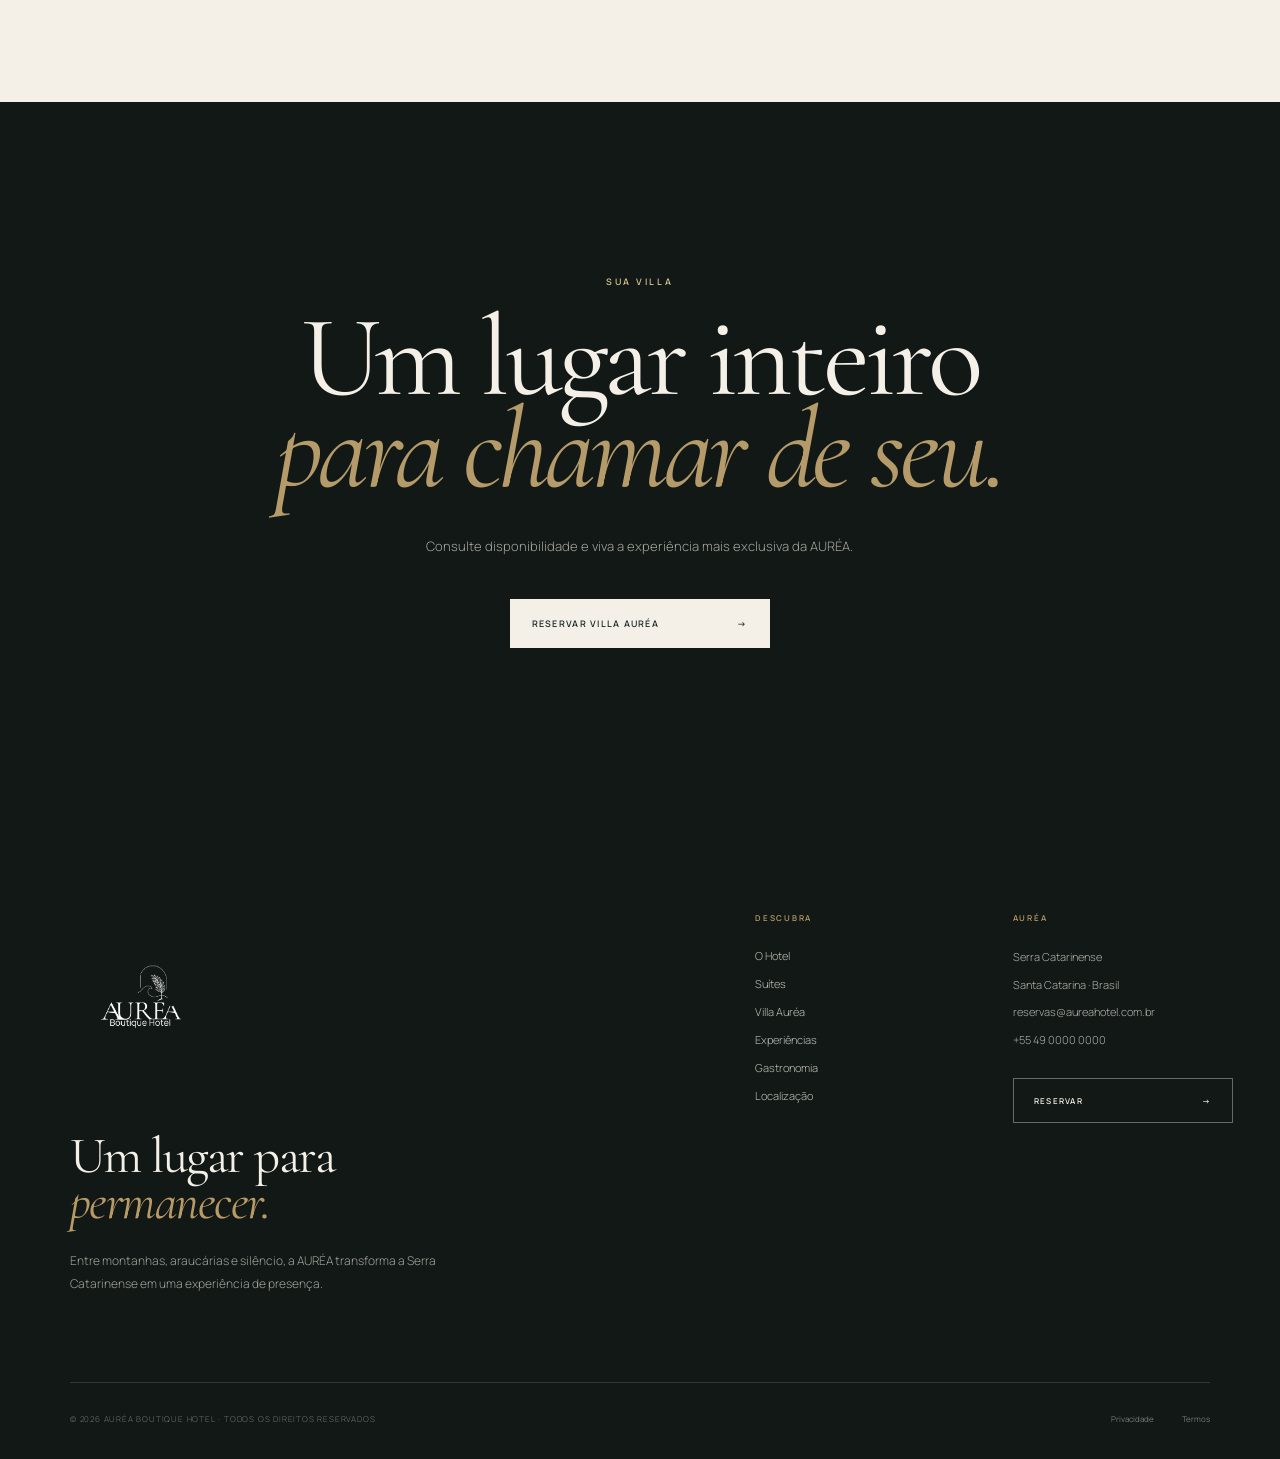
<file: villa.html>
<!DOCTYPE html>
<html lang="pt-BR">

<head>

  <meta charset="UTF-8">

  <meta
    name="viewport"
    content="width=device-width, initial-scale=1.0"
  >

<title>Villa Auréa | AURÉA Boutique Hotel</title>

<meta
  name="description"
  content="Conheça a Villa Auréa, uma experiência de hospedagem privativa na Serra Catarinense, criada para quem busca espaço, natureza, conforto e exclusividade."
>

<meta
  name="robots"
  content="index, follow"
>

<meta
  name="theme-color"
  content="#17251f"
>

<link
  rel="icon"
  type="image/png"
  href="assets/favicon.png"
>

<!-- =====================================================
     OPEN GRAPH — COMPARTILHAMENTO
====================================================== -->

<meta
  property="og:title"
  content="Villa Auréa | AURÉA Boutique Hotel"
>

<meta
  property="og:description"
  content="Conheça a Villa Auréa, uma experiência de hospedagem privativa na Serra Catarinense, criada para quem busca espaço, natureza e exclusividade."
>

<meta
  property="og:type"
  content="website"
>

<meta
  property="og:url"
  content="https://aurea-alpha-ten.vercel.app/villa.html"
>

<meta
  property="og:image"
  content="https://aurea-alpha-ten.vercel.app/assets/og-aurea.jpg"
>

<meta
  property="og:image:width"
  content="1200"
>

<meta
  property="og:image:height"
  content="630"
>

<meta
  property="og:image:alt"
  content="AURÉA Boutique Hotel na Serra Catarinense"
>


<!-- X / Twitter -->

<meta
  name="twitter:card"
  content="summary_large_image"
>

<meta
  name="twitter:title"
  content="Villa Auréa | AURÉA Boutique Hotel"
>

<meta
  name="twitter:description"
  content="Conheça a Villa Auréa, uma experiência de hospedagem privativa na Serra Catarinense, criada para quem busca espaço, natureza e exclusividade."
>

<meta
  name="twitter:image"
  content="https://aurea-alpha-ten.vercel.app/assets/og-aurea.jpg"
>

  <!-- =====================================================
       FONTES
  ====================================================== -->

  <link
    rel="preconnect"
    href="https://fonts.googleapis.com"
  >

  <link
    rel="preconnect"
    href="https://fonts.gstatic.com"
    crossorigin
  >

  <link
    href="https://fonts.googleapis.com/css2?family=Cormorant+Garamond:ital,wght@0,400;0,500;1,400&family=Manrope:wght@300;400;500;600&display=swap"
    rel="stylesheet"
  >


  <!-- =====================================================
       CSS
  ====================================================== -->

  <link
    rel="stylesheet"
    href="villa.css"
  >

  <link
    rel="stylesheet"
    href="header.css"
  >

  <link
    rel="stylesheet"
    href="footer.css"
  >

  <link
    rel="stylesheet"
    href="animations.css"
  >


  <!-- =====================================================
       JAVASCRIPT
  ====================================================== -->

  <script
    defer
    src="script.js"
  ></script>

  <script
    defer
    src="animations.js"
  ></script>

</head>


<body class="villa-page">


  <!-- =====================================================
       HEADER
  ====================================================== -->

  <header class="site-header header-light">


    <nav class="site-nav site-nav-left">

      <a href="hotel.html">
        O Hotel
      </a>

      <a href="suites.html">
        Suítes
      </a>

      <a
        href="villa.html"
        class="active"
      >
        Villa Auréa
      </a>

    </nav>


    <a
      href="index.html"
      class="site-logo"
      aria-label="AURÉA Boutique Hotel"
    >

      <img
        src="assets/logo-aurea.png"
        alt="AURÉA Boutique Hotel"
      >

    </a>


    <nav class="site-nav site-nav-right">

      <a href="experiencias.html">
        Experiências
      </a>

      <a href="gastronomia.html">
        Gastronomia
      </a>

      <a href="localizacao.html">
        Localização
      </a>

    </nav>


  </header>



  <main>


    <!-- =====================================================
         HERO
    ====================================================== -->

    <section class="villa-hero">


      <div class="villa-hero-image">

        <img
          src="assets/villa.png"
          alt="Villa Auréa com piscina e vista para a Serra Catarinense"
        >

      </div>


      <div class="villa-hero-overlay"></div>


      <div class="villa-hero-content hero-reveal">


        <span class="villa-eyebrow">
          VILLA AURÉA
        </span>


        <h1>

          O horizonte inteiro,

          <em>
            só para você.
          </em>

        </h1>


        <p>

          Uma experiência privativa onde arquitetura,
          paisagem e silêncio se encontram em escala absoluta.

        </p>


        <a
          href="reservas.html?suite=villa"
          class="villa-hero-button motion-button"
        >

          <span>
            Reservar Villa Auréa
          </span>

          <span>
            →
          </span>

        </a>


      </div>


      <div class="villa-scroll fade-in">

        <span>
          Descubra a Villa
        </span>

        <div class="villa-scroll-line"></div>

      </div>


    </section>



    <!-- =====================================================
         INTRO
    ====================================================== -->

    <section class="villa-intro">


      <div class="villa-container">


        <div class="villa-intro-grid">


          <div class="reveal">


            <span class="villa-section-label">
              01 · EXPERIÊNCIA PRIVATIVA
            </span>


            <h2>

              Um refúgio criado
              para permanecer

              <em>
                além da estadia.
              </em>

            </h2>


          </div>


          <div class="villa-intro-copy reveal reveal-delay-1">


            <p>

              A Villa Auréa representa a forma mais exclusiva
              de viver o hotel. Independente, ampla e completamente
              integrada à paisagem, foi criada para quem procura
              privacidade sem abrir mão de serviço e conforto.

            </p>


            <p>

              Cada ambiente foi desenhado para manter a serra
              presente: através do vidro, da pedra, da madeira,
              da água e do silêncio.

            </p>


          </div>


        </div>


      </div>


    </section>



    <!-- =====================================================
         QUARTO
    ====================================================== -->

    <section class="villa-feature">


      <div class="villa-feature-image reveal-left">

        <img
          src="assets/quarto villa.png"
          alt="Quarto principal da Villa Auréa"
        >

      </div>


      <div class="villa-feature-copy reveal-right reveal-delay-1">


        <span class="villa-section-label">
          02 · SUÍTE PRINCIPAL
        </span>


        <h2>

          Acordar diante
          da

          <em>
            paisagem.
          </em>

        </h2>


        <p>

          A suíte principal se abre completamente para as montanhas.
          Materiais naturais, iluminação suave e proporções generosas
          criam um espaço de descanso silencioso e contemplativo.

        </p>


        <ul>

          <li>
            Cama king-size
          </li>

          <li>
            Vista panorâmica
          </li>

          <li>
            Automação de iluminação
          </li>

          <li>
            Terraço privativo
          </li>

        </ul>


      </div>


    </section>



    <!-- =====================================================
         LIVING
    ====================================================== -->

    <section class="villa-feature villa-feature-reverse">


      <div class="villa-feature-image reveal-right">

        <img
          src="assets/living area villa.png"
          alt="Living da Villa Auréa"
        >

      </div>


      <div class="villa-feature-copy reveal-left reveal-delay-1">


        <span class="villa-section-label">
          03 · LIVING
        </span>


        <h2>

          Espaço para
          simplesmente

          <em>
            estar.
          </em>

        </h2>


        <p>

          O living foi criado como uma extensão da paisagem.
          Um ambiente amplo, aquecido e confortável para conversas,
          leitura, vinho e noites diante do fogo.

        </p>


        <ul>

          <li>
            Lareira
          </li>

          <li>
            Living privativo
          </li>

          <li>
            Vista para a piscina
          </li>

          <li>
            Integração com o terraço
          </li>

        </ul>


      </div>


    </section>



    <!-- =====================================================
         BANHEIRO
    ====================================================== -->

    <section class="villa-feature">


      <div class="villa-feature-image reveal-left">

        <img
          src="assets/banheiro villa.png"
          alt="Banheiro panorâmico da Villa Auréa"
        >

      </div>


      <div class="villa-feature-copy reveal-right reveal-delay-1">


        <span class="villa-section-label">
          04 · BANHO
        </span>


        <h2>

          O ritual do
          silêncio.

          <em>
            Sem pressa.
          </em>

        </h2>


        <p>

          Pedra natural, água e luz definem um banheiro pensado
          como experiência. A banheira se posiciona diante da mata,
          transformando o banho em um momento de pausa.

        </p>


        <ul>

          <li>
            Banheira panorâmica
          </li>

          <li>
            Bancada dupla
          </li>

          <li>
            Metais em bronze
          </li>

          <li>
            Vista para a floresta
          </li>

        </ul>


      </div>


    </section>



    <!-- =====================================================
         ÁREA EXTERNA
    ====================================================== -->

    <section class="villa-exterior">


      <div class="villa-container">


        <div class="villa-exterior-heading reveal">


          <span class="villa-section-label light">
            05 · ÁREA PRIVATIVA
          </span>


          <h2>

            A serra

            <em>
              sem intermediários.
            </em>

          </h2>


        </div>


        <!--
          O reveal fica no container,
          preservando o transform da imagem
          usado no villa.css para esconder o Dola AI.
        -->

        <div class="villa-exterior-image reveal reveal-delay-1">

          <img
            src="assets/area privada.png"
            alt="Área externa privativa da Villa Auréa"
          >

        </div>


        <div class="villa-exterior-copy reveal reveal-delay-2">

          <p>

            Terraço, fogo, silêncio e horizonte. A área externa
            foi criada para acompanhar o ritmo do dia — do primeiro
            café da manhã às noites diante da fogueira.

          </p>

        </div>


      </div>


    </section>



    <!-- =====================================================
         PISCINA
    ====================================================== -->

    <section class="villa-pool">


      <div class="villa-pool-image">

        <img
          src="assets/villa.png"
          alt="Piscina de borda infinita da Villa Auréa"
        >

      </div>


      <div class="villa-pool-overlay"></div>


      <div class="villa-pool-content reveal">


        <span class="villa-section-label light">
          06 · PISCINA PRIVATIVA
        </span>


        <h2>

          Entre água,
          montanhas e

          <em>
            silêncio.
          </em>

        </h2>


      </div>


    </section>



    <!-- =====================================================
         DIFERENCIAIS
    ====================================================== -->

    <section class="villa-details">


      <div class="villa-container">


        <div class="villa-details-grid">


          <!-- 01 -->

          <div class="villa-detail reveal">

            <span>
              01
            </span>

            <h3>
              Privacidade
            </h3>

            <p>
              Uma acomodação independente, reservada
              exclusivamente para seus hóspedes.
            </p>

          </div>


          <!-- 02 -->

          <div class="villa-detail reveal reveal-delay-1">

            <span>
              02
            </span>

            <h3>
              Paisagem
            </h3>

            <p>
              Arquitetura aberta para a Serra Catarinense
              em todos os principais ambientes.
            </p>

          </div>


          <!-- 03 -->

          <div class="villa-detail reveal reveal-delay-2">

            <span>
              03
            </span>

            <h3>
              Piscina
            </h3>

            <p>
              Piscina de borda infinita com vista
              direta para o vale e as montanhas.
            </p>

          </div>


          <!-- 04 -->

          <div class="villa-detail reveal reveal-delay-3">

            <span>
              04
            </span>

            <h3>
              Serviço
            </h3>

            <p>
              A experiência da Villa mantém acesso
              aos serviços e à hospitalidade AURÉA.
            </p>

          </div>


        </div>


      </div>


    </section>



    <!-- =====================================================
         CTA FINAL
    ====================================================== -->

    <section class="villa-final">


      <div class="villa-final-content reveal">


        <span class="villa-section-label light">
          SUA VILLA
        </span>


        <h2>

          Um lugar inteiro

          <em>
            para chamar de seu.
          </em>

        </h2>


        <p>

          Consulte disponibilidade e viva a experiência
          mais exclusiva da AURÉA.

        </p>


        <a
          href="reservas.html?suite=villa"
          class="villa-final-button motion-button"
        >

          <span>
            Reservar Villa Auréa
          </span>

          <span>
            →
          </span>

        </a>


      </div>


    </section>


  </main>



  <!-- =====================================================
       FOOTER GLOBAL
  ====================================================== -->

  <footer class="site-footer">


    <div class="site-footer-inner">


      <div class="site-footer-top">


        <!-- MARCA -->

        <div class="site-footer-brand reveal">


          <a
            href="index.html"
            class="site-footer-logo"
            aria-label="AURÉA Boutique Hotel"
          >

            <img
              src="assets/logo-aurea.png"
              alt="AURÉA Boutique Hotel"
            >

          </a>


          <h2>

            Um lugar para

            <em>
              permanecer.
            </em>

          </h2>


          <p>

            Entre montanhas, araucárias e silêncio,
            a AURÉA transforma a Serra Catarinense
            em uma experiência de presença.

          </p>


        </div>



        <!-- COLUNAS -->

        <div class="site-footer-columns reveal reveal-delay-1">


          <!-- NAVEGAÇÃO -->

          <div class="site-footer-column">


            <h3>
              Descubra
            </h3>


            <nav>

              <a href="hotel.html">
                O Hotel
              </a>

              <a href="suites.html">
                Suítes
              </a>

              <a href="villa.html">
                Villa Auréa
              </a>

              <a href="experiencias.html">
                Experiências
              </a>

              <a href="gastronomia.html">
                Gastronomia
              </a>

              <a href="localizacao.html">
                Localização
              </a>

            </nav>


          </div>



          <!-- CONTATO -->

          <div class="site-footer-column">


            <h3>
              AURÉA
            </h3>


            <div class="site-footer-contact">

              <span>
                Serra Catarinense
              </span>

              <span>
                Santa Catarina · Brasil
              </span>

              <span>
                reservas@aureahotel.com.br
              </span>

              <span>
                +55 49 0000 0000
              </span>

            </div>


            <a
              href="reservas.html"
              class="site-footer-reserve motion-button"
            >

              <span>
                Reservar
              </span>

              <span>
                →
              </span>

            </a>


          </div>


        </div>


      </div>



      <!-- PARTE INFERIOR -->

      <div class="site-footer-bottom">


        <p>
          © 2026 AURÉA BOUTIQUE HOTEL · TODOS OS DIREITOS RESERVADOS
        </p>


        <div class="site-footer-bottom-links">

          <a href="#">
            Privacidade
          </a>

          <a href="#">
            Termos
          </a>

        </div>


      </div>


    </div>


  </footer>


</body>

</html>
</file>
<file: style.css>
/* =========================================================
   AURÉA BOUTIQUE HOTEL
========================================================= */


/* =========================================================
   VARIÁVEIS
========================================================= */

:root {
  --cream: #f4f0e8;
  --cream-dark: #e7e0d3;

  --forest: #1e2924;
  --forest-dark: #111815;

  --gold: #b59a6a;

  --white: #ffffff;
  --black: #161616;

  --text: rgba(22, 22, 22, 0.66);
}


/* =========================================================
   RESET
========================================================= */

*,
*::before,
*::after {
  margin: 0;
  padding: 0;
  box-sizing: border-box;
}

html {
  scroll-behavior: smooth;
}

body {
  background: var(--cream);
  color: var(--black);

  font-family: "Manrope", sans-serif;

  overflow-x: hidden;

  -webkit-font-smoothing: antialiased;
  text-rendering: optimizeLegibility;
}

img,
video {
  display: block;
}

img {
  max-width: 100%;
}

a,
a:visited,
a:hover,
a:active {
  color: inherit;
  text-decoration: none;
}


/* =========================================================
   TIPOGRAFIA
========================================================= */

h1,
h2,
h3,
h4,
h5,
h6 {
  font-family: "Cormorant Garamond", serif;
  font-weight: 400;
}

p,
a,
span,
nav,
button {
  font-family: "Manrope", sans-serif;
}


/* =========================================================
   CONTAINER
========================================================= */

.container {
  width: min(88%, 1500px);
  margin: 0 auto;
}


/* =========================================================
   HEADER
========================================================= */

.header {
  position: absolute;

  top: 0;
  left: 0;

  z-index: 100;

  width: 100%;
  height: 102px;

  padding: 0 clamp(40px, 7vw, 110px);

  display: grid;

  grid-template-columns:
    1fr
    auto
    1fr;

  align-items: center;

  color: var(--white);
}


/* =========================================================
   LOGO
========================================================= */

.logo {
  grid-column: 2;

  justify-self: center;

  display: flex;

  align-items: center;
  justify-content: center;
}

.logo img {
  width: 165px;
  height: auto;

  max-width: none;

  object-fit: contain;

  filter:
    brightness(0)
    invert(1)
    drop-shadow(
      0 2px 10px
      rgba(0, 0, 0, 0.25)
    );
}


/* =========================================================
   NAVEGAÇÃO
========================================================= */

.nav {
  display: flex;
  align-items: center;
}

.nav-left {
  grid-column: 1;

  justify-self: end;

  gap: clamp(28px, 3vw, 55px);

  padding-right:
    clamp(
      45px,
      6vw,
      90px
    );
}

.nav-right {
  grid-column: 3;

  justify-self: start;

  gap: clamp(24px, 2.5vw, 45px);

  padding-left:
    clamp(
      45px,
      6vw,
      90px
    );
}

.nav a {
  position: relative;

  font-size: 10px;

  font-weight: 500;

  letter-spacing: 0.08em;

  text-transform: uppercase;

  white-space: nowrap;

  opacity: 0.9;

  transition: opacity 0.3s ease;
}

.nav a:hover {
  opacity: 1;
}

.nav a::after {
  content: "";

  position: absolute;

  left: 0;
  bottom: -8px;

  width: 100%;
  height: 1px;

  background: var(--white);

  transform: scaleX(0);

  transform-origin: right;

  transition: transform 0.35s ease;
}

.nav a:hover::after {
  transform: scaleX(1);

  transform-origin: left;
}


/* =========================================================
   HERO
========================================================= */

.hero {
  position: relative;

  width: 100%;

  height: 100vh;

  min-height: 650px;

  overflow: hidden;

  background: #111;
}


/* =========================================================
   VIDEO HERO
========================================================= */

.hero-video {
  position: absolute;

  top: -7%;
  left: -5%;

  z-index: 0;

  width: 110%;
  height: 114%;

  object-fit: cover;
  object-position: center 42%;

  background: #111;
}


/* =========================================================
   OVERLAY HERO
========================================================= */

.hero-overlay {
  position: absolute;

  inset: 0;

  z-index: 1;

  pointer-events: none;

  background:

    linear-gradient(
      90deg,
      rgba(7, 10, 8, 0.60) 0%,
      rgba(7, 10, 8, 0.34) 35%,
      rgba(7, 10, 8, 0.06) 70%
    ),

    linear-gradient(
      180deg,
      rgba(0, 0, 0, 0.18),
      transparent 35%,
      rgba(0, 0, 0, 0.22)
    );
}


/* =========================================================
   HERO CONTENT
========================================================= */

.hero-content {
  position: absolute;

  z-index: 5;

  top: 51%;

  left:
    clamp(
      45px,
      7vw,
      110px
    );

  transform: translateY(-50%);

  width:
    min(
      730px,
      60vw
    );

  color: var(--white);
}

.hero-eyebrow {
  margin-bottom: 24px;

  font-size: 10px;

  font-weight: 600;

  letter-spacing: 0.28em;

  text-transform: uppercase;
}

.hero-title {
  font-family: "Cormorant Garamond", serif;

  font-size:
    clamp(
      62px,
      6.8vw,
      106px
    );

  line-height: 0.89;

  letter-spacing: -0.04em;
}

.hero-title em {
  display: block;

  margin-top: 10px;

  font-family: "Cormorant Garamond", serif;

  font-style: italic;
}

.hero-description {
  margin-top: 30px;

  max-width: 430px;

  font-size: 13px;

  line-height: 1.85;

  font-weight: 300;

  color:
    rgba(
      255,
      255,
      255,
      0.8
    );
}


/* =========================================================
   BOTÃO HERO
========================================================= */

.main-button,
.hero-button {
  margin-top: 34px;

  width: 285px;
  height: 56px;

  padding: 0 22px;

  display: flex;

  align-items: center;

  justify-content: space-between;

  background: var(--cream);

  color: var(--forest);

  font-size: 9px;

  font-weight: 600;

  letter-spacing: 0.14em;

  text-transform: uppercase;

  transition:
    background 0.3s ease,
    transform 0.3s ease;
}

.main-button:hover,
.hero-button:hover {
  background: var(--white);

  transform: translateY(-2px);
}

.arrow {
  font-size: 17px;

  transition: transform 0.3s ease;
}

.main-button:hover .arrow,
.hero-button:hover .arrow {
  transform: translateX(5px);
}


/* =========================================================
   DESCUBRA
========================================================= */

.discover {
  position: absolute;

  z-index: 10;

  right: 6vw;

  bottom: 27px;

  display: flex;

  align-items: center;

  gap: 16px;

  color: var(--white);
}

.discover span:first-child {
  font-size: 8px;

  font-weight: 600;

  letter-spacing: 0.28em;

  text-transform: uppercase;
}

.discover-line {
  width: 70px;

  height: 1px;

  background:
    rgba(
      255,
      255,
      255,
      0.7
    );
}


/* =========================================================
   ELEMENTOS DE SEÇÃO
========================================================= */

.section-number,
.section-kicker {
  margin-bottom: 28px;

  font-size: 9px;

  font-weight: 600;

  letter-spacing: 0.30em;

  text-transform: uppercase;

  color: var(--gold);
}

.section-number.light {
  color: #d6bd8f;
}


/* =========================================================
   NOSSO REFÚGIO
========================================================= */

.hotel-section {
  padding:
    clamp(
      120px,
      12vw,
      200px
    )
    0;

  background: var(--cream);
}

.section-header {
  max-width: 1100px;

  margin-bottom:
    clamp(
      60px,
      8vw,
      105px
    );
}

.section-header h2,
.suites-heading h2,
.experiences-heading h2,
.location-copy h2 {
  font-size:
    clamp(
      60px,
      6vw,
      100px
    );

  line-height: 0.95;

  letter-spacing: -0.035em;

  color: var(--forest);
}

.section-header h2 em,
.suites-heading h2 em,
.experiences-heading h2 em,
.location-copy h2 em {
  display: block;

  color: var(--gold);

  font-style: italic;
}


/* =========================================================
   IMAGEM NOSSO REFÚGIO
========================================================= */

.hotel-landscape {
  position: relative;

  width: 100%;

  height:
    clamp(
      450px,
      58vw,
      750px
    );

  overflow: hidden;
}

.hotel-landscape img {
  width: 118%;
  height: 118%;

  max-width: none;

  object-fit: cover;
  object-position: center 43%;

  transform: translate(-7%, -8%);
}


/* =========================================================
   TEXTO NOSSO REFÚGIO
========================================================= */

.hotel-description {
  margin-top: 70px;

  display: grid;

  grid-template-columns:
    1.25fr
    0.65fr;

  gap: 10vw;
}

.hotel-statement p {
  max-width: 620px;

  font-family: "Cormorant Garamond", serif;

  font-size:
    clamp(
      38px,
      3.8vw,
      58px
    );

  line-height: 1.08;

  color: var(--forest);
}

.hotel-copy {
  max-width: 460px;
}

.hotel-copy p {
  margin-bottom: 20px;

  font-size: 13px;

  line-height: 1.9;

  color: var(--text);
}


/* =========================================================
   LINK EDITORIAL
========================================================= */

.editorial-link {
  display: inline-flex;

  gap: 18px;

  align-items: center;

  margin-top: 15px;

  padding-bottom: 6px;

  border-bottom:
    1px solid
    rgba(
      30,
      41,
      36,
      0.35
    );

  font-size: 9px;

  font-weight: 600;

  letter-spacing: 0.16em;

  text-transform: uppercase;
}


/* =========================================================
   SUÍTES
========================================================= */

.suites-section {
  padding:
    clamp(
      120px,
      12vw,
      200px
    )
    0;

  background: #ebe6dc;
}

.suites-heading {
  display: grid;

  grid-template-columns:
    1.5fr
    0.5fr;

  gap: 10vw;

  align-items: end;

  margin-bottom: 90px;
}

.suites-heading h2 {
  max-width: 900px;
}

.suites-intro {
  max-width: 400px;

  font-size: 13px;

  line-height: 1.9;

  color: var(--text);
}


/* =========================================================
   GRID SUÍTES
========================================================= */

.suites-grid {
  display: grid;

  grid-template-columns:
    repeat(
      2,
      minmax(0, 1fr)
    );

  gap:
    90px
    32px;
}

.suite-card {
  display: flex;

  flex-direction: column;
}

.suite-card:nth-child(even) {
  margin-top: 90px;
}

.suite-image {
  height:
    clamp(
      300px,
      37vw,
      560px
    );

  overflow: hidden;
}

.suite-image img {
  width: 100%;
  height: 100%;

  object-fit: cover;

  transition:
    transform
    0.8s
    cubic-bezier(
      0.16,
      1,
      0.3,
      1
    );
}

.suite-card:hover img {
  transform: scale(1.035);
}

.suite-info {
  padding-top: 25px;
}

.suite-number {
  display: block;

  margin-bottom: 8px;

  font-size: 9px;

  letter-spacing: 0.22em;

  color: var(--gold);
}

.suite-info h3 {
  font-size:
    clamp(
      35px,
      3vw,
      48px
    );

  color: var(--forest);
}

.suite-info p {
  margin-top: 8px;

  font-size: 12px;

  color: var(--text);
}

.suite-info a {
  display: inline-block;

  margin-top: 20px;

  padding-bottom: 6px;

  border-bottom:
    1px solid
    rgba(
      30,
      41,
      36,
      0.35
    );

  font-size: 9px;

  font-weight: 600;

  letter-spacing: 0.15em;

  text-transform: uppercase;
}


/* =========================================================
   VILLA
========================================================= */

.villa-section {
  padding:
    150px
    0;

  background: var(--forest);

  color: var(--cream);
}

.villa-heading {
  max-width: 750px;

  margin-bottom: 75px;
}

.villa-heading h2 {
  font-size:
    clamp(
      75px,
      9vw,
      150px
    );

  line-height: 0.75;
}

.villa-heading h2 em {
  display: block;

  color: var(--gold);

  font-style: italic;
}

.villa-heading > p:last-child {
  margin-top: 45px;

  max-width: 470px;

  font-size: 13px;

  line-height: 1.9;

  color:
    rgba(
      244,
      240,
      232,
      0.66
    );
}


/* =========================================================
   VILLA PRINCIPAL
========================================================= */

.villa-main-image {
  position: relative;

  height:
    min(
      70vw,
      800px
    );

  overflow: hidden;
}

.villa-main-image img {
  width: 120%;
  height: 120%;

  max-width: none;

  object-fit: cover;
  object-position: center 42%;

  transform: translate(-8%, -9%);
}


/* =========================================================
   GALERIA VILLA
========================================================= */

.villa-gallery {
  margin-top: 30px;

  display: grid;

  grid-template-columns:
    repeat(
      2,
      1fr
    );

  gap: 30px;
}

.villa-gallery-item {
  position: relative;

  height: 470px;

  overflow: hidden;
}

.villa-gallery-item img {
  width: 100%;
  height: 100%;

  object-fit: cover;
  object-position: center center;
}

.villa-gallery-item span {
  position: absolute;

  z-index: 3;

  left: 25px;
  bottom: 20px;

  padding:
    8px
    12px;

  background:
    rgba(
      17,
      24,
      21,
      0.55
    );

  backdrop-filter: blur(10px);

  color: var(--white);

  font-size: 9px;

  letter-spacing: 0.18em;

  text-transform: uppercase;
}

.villa-wide {
  grid-column:
    1 / -1;

  height: 620px;
}

.villa-wide img {
  width: 122%;
  height: 122%;

  max-width: none;

  object-fit: cover;
  object-position: center 42%;

  transform: translate(-9%, -10%);
}

.villa-button {
  display: inline-flex;

  align-items: center;

  gap: 60px;

  margin-top: 55px;

  padding:
    18px
    24px;

  background: var(--cream);

  color: var(--forest);

  font-size: 9px;

  font-weight: 600;

  letter-spacing: 0.16em;

  text-transform: uppercase;
}


/* =========================================================
   EXPERIÊNCIAS
========================================================= */

.experiences-section {
  padding:
    150px
    0;

  background: var(--cream);
}

.experiences-heading {
  max-width: 900px;

  margin-bottom: 80px;
}

.experience-layout {
  display: grid;

  grid-template-columns:
    1.35fr
    0.65fr;

  gap: 30px;
}

.experience-main {
  height: 760px;

  overflow: hidden;
}

.experience-main img,
.experience-side-image img {
  width: 100%;
  height: 100%;

  object-fit: cover;
}

.experience-side {
  display: flex;

  flex-direction: column;
}

.experience-side-image {
  height: 420px;

  overflow: hidden;
}

.experience-copy {
  padding:
    45px
    10px
    0;
}

.experience-copy > span {
  font-size: 9px;

  color: var(--gold);

  letter-spacing: 0.22em;
}

.experience-copy h3 {
  margin-top: 14px;

  font-size:
    clamp(
      36px,
      3vw,
      52px
    );

  line-height: 1;

  color: var(--forest);
}

.experience-copy p {
  margin-top: 20px;

  max-width: 400px;

  font-size: 13px;

  line-height: 1.9;

  color: var(--text);
}


/* =========================================================
   GASTRONOMIA
========================================================= */

.gastronomy-section {
  position: relative;

  min-height: 100vh;

  overflow: hidden;

  display: flex;

  align-items: center;

  background: #101512;
}

.gastronomy-image {
  position: absolute;

  inset: 0;

  overflow: hidden;
}

.gastronomy-image img {
  width: 120%;
  height: 120%;

  max-width: none;

  object-fit: cover;
  object-position: center 41%;

  transform: translate(-8%, -9%);
}

.gastronomy-image::after {
  content: "";

  position: absolute;

  inset: 0;

  background:

    linear-gradient(
      90deg,

      rgba(
        8,
        12,
        10,
        0.82
      ),

      rgba(
        8,
        12,
        10,
        0.37
      ),

      transparent
    );
}

.gastronomy-content {
  position: relative;

  z-index: 3;

  width:
    min(
      88%,
      1500px
    );

  margin: auto;

  color: var(--white);
}

.gastronomy-content h2 {
  max-width: 700px;

  font-size:
    clamp(
      70px,
      7vw,
      120px
    );

  line-height: 0.86;
}

.gastronomy-content h2 em {
  display: block;

  color: #e1c99d;

  font-style: italic;
}

.gastronomy-content > p {
  margin-top: 35px;

  max-width: 420px;

  font-size: 13px;

  line-height: 1.9;

  color:
    rgba(
      255,
      255,
      255,
      0.72
    );
}

.light-link {
  display: inline-flex;

  gap: 20px;

  margin-top: 30px;

  padding-bottom: 6px;

  border-bottom:
    1px solid
    rgba(
      255,
      255,
      255,
      0.5
    );

  font-size: 9px;

  letter-spacing: 0.16em;

  text-transform: uppercase;
}


/* =========================================================
   LOCALIZAÇÃO
========================================================= */

.location-section {
  padding:
    150px
    0;

  background: var(--cream);
}

.location-grid {
  display: grid;

  grid-template-columns:
    0.65fr
    1.35fr;

  gap: 8vw;

  align-items: center;
}

.location-copy p:not(.section-number) {
  margin-top: 28px;

  max-width: 400px;

  font-size: 13px;

  line-height: 1.9;

  color: var(--text);
}

.location-image {
  height: 650px;

  overflow: hidden;
}

.location-image img {
  width: 100%;
  height: 100%;

  object-fit: cover;
}


/* =========================================================
   RESERVAS
========================================================= */

.booking-section {
  min-height: 85vh;

  padding:
    120px
    7vw;

  display: flex;

  align-items: center;

  justify-content: center;

  text-align: center;

  background: var(--forest-dark);

  color: var(--cream);
}

.booking-content {
  max-width: 900px;
}

.booking-content h2 {
  font-size:
    clamp(
      75px,
      9vw,
      145px
    );

  line-height: 0.82;
}

.booking-content h2 em {
  display: block;

  color: var(--gold);

  font-style: italic;
}

.booking-content > p {
  margin:
    40px auto 0;

  max-width: 420px;

  font-size: 13px;

  line-height: 1.9;

  color:
    rgba(
      244,
      240,
      232,
      0.65
    );
}

.booking-button {
  display: inline-flex;

  gap: 60px;

  margin-top: 40px;

  padding:
    18px
    25px;

  background: var(--cream);

  color: var(--forest);

  font-size: 9px;

  font-weight: 600;

  letter-spacing: 0.16em;

  text-transform: uppercase;
}


/* =========================================================
   TABLET
========================================================= */

@media (max-width: 1100px) {

  .nav {
    display: none;
  }

  .header {
    display: flex;

    justify-content: center;
  }

  .logo img {
    width: 150px;
  }

  .hotel-description,
  .suites-heading,
  .location-grid {
    grid-template-columns: 1fr;

    gap: 50px;
  }

  .experience-layout {
    grid-template-columns: 1fr;
  }

  .experience-main {
    height: 620px;
  }

  .hero-video {
    top: -8%;
    left: -7%;

    width: 114%;
    height: 116%;
  }

  .hotel-landscape img {
    width: 120%;
    height: 120%;

    transform: translate(-8%, -9%);
  }

  .villa-main-image img {
    width: 122%;
    height: 122%;

    transform: translate(-9%, -10%);
  }

  .villa-wide img {
    width: 124%;
    height: 124%;

    transform: translate(-10%, -11%);
  }

  .gastronomy-image img {
    width: 122%;
    height: 122%;

    transform: translate(-9%, -10%);
  }

}


/* =========================================================
   MOBILE
========================================================= */

@media (max-width: 700px) {

  .container {
    width:
      calc(
        100% - 40px
      );
  }

  .header {
    height: 88px;
  }

  .logo img {
    width: 135px;
  }

  .hero {
    height: 100svh;
  }

  .hero-video {
    top: -10%;
    left: -10%;

    width: 120%;
    height: 120%;

    object-position: center 40%;
  }

  .hero-content {
    left: 22px;
    right: 22px;

    width: auto;
  }

  .hero-title {
    font-size:
      clamp(
        46px,
        13vw,
        65px
      );
  }

  .main-button,
  .hero-button {
    width: 260px;
  }

  .discover {
    right: 22px;
  }


  /* NOSSO REFÚGIO */

  .hotel-landscape {
    height: 420px;
  }

  .hotel-landscape img {
    width: 124%;
    height: 124%;

    transform: translate(-10%, -11%);
  }


  /* SUÍTES */

  .suites-grid {
    grid-template-columns: 1fr;
  }

  .suite-card:nth-child(even) {
    margin-top: 0;
  }

  .suite-image {
    height: 360px;
  }


  /* VILLA */

  .villa-main-image {
    height: 480px;
  }

  .villa-main-image img {
    width: 126%;
    height: 126%;

    transform: translate(-11%, -12%);
  }

  .villa-gallery {
    grid-template-columns: 1fr;
  }

  .villa-gallery-item,
  .villa-wide {
    grid-column: auto;

    height: 380px;
  }

  .villa-wide img {
    width: 128%;
    height: 128%;

    transform: translate(-12%, -13%);
  }


  /* EXPERIÊNCIAS */

  .experience-main {
    height: 470px;
  }


  /* GASTRONOMIA */

  .gastronomy-section {
    min-height: 800px;
  }

  .gastronomy-image img {
    width: 126%;
    height: 126%;

    transform: translate(-11%, -12%);
  }

  .gastronomy-content h2 {
    font-size: 65px;
  }


  /* LOCALIZAÇÃO */

  .location-image {
    height: 450px;
  }

}


/* =========================================================
   AJUSTE DE POSIÇÃO — HERO HOME
========================================================= */

@media (min-width: 80px) {
  .hero .hero-content {
    margin-top: -155px;
  }
}

.main-button,
.main-button span,
.main-button .arrow {
  color: #17251f !important;
}

/* =========================================================
   CTA RESERVAS — HOME
========================================================= */

.booking-button {
  background: #1d3028 !important;
  color: #f4f0e8 !important;

  border: 1px solid rgba(199, 180, 138, 0.25);
}

.booking-button span {
  color: #f4f0e8 !important;
}

.booking-button .arrow,
.booking-button span:last-child {
  color: #c7b48a !important;
}


/* HOVER — DESKTOP */

.booking-button:hover {
  background: #243a31 !important;
  border-color: rgba(199, 180, 138, 0.5);
}
</file>
<file: header.css>
/* =========================================================
   AURÉA — HEADER GLOBAL
========================================================= */


/* =========================================================
   HEADER
========================================================= */

.site-header {
  position: absolute;

  top: 0;
  left: 50%;

  transform: translateX(-50%);

  z-index: 1000;

  width: min(92%, 1320px);
  height: 120px;

  display: grid;

  grid-template-columns:
    minmax(0, 1fr)
    170px
    minmax(0, 1fr);

  align-items: center;
}


/* =========================================================
   LOGO
========================================================= */

.site-logo {
  grid-column: 2;

  justify-self: center;

  display: flex;

  align-items: center;
  justify-content: center;

  width: 145px;

  position: relative;
  z-index: 1002;
}


.site-logo img {
  display: block;

  width: 100%;
  height: auto;

  object-fit: contain;
}


/* =========================================================
   NAVEGAÇÃO DESKTOP
========================================================= */

.site-nav {
  display: flex;

  align-items: center;

  gap:
    clamp(
      22px,
      2.4vw,
      46px
    );
}


/* MENU ESQUERDO */

.site-nav-left {
  grid-column: 1;

  justify-self: start;
}


/* MENU DIREITO */

.site-nav-right {
  grid-column: 3;

  justify-self: end;
}


/* =========================================================
   LINKS
========================================================= */

.site-nav a {
  position: relative;

  padding:
    8px
    0;

  font-family:
    "Manrope",
    sans-serif;

  font-size: 9px;

  font-weight: 500;

  line-height: 1;

  letter-spacing: 0.05em;

  text-transform: uppercase;

  white-space: nowrap;

  transition:
    color 0.3s ease,
    opacity 0.3s ease;

  text-decoration: none;
}


/* =========================================================
   HEADER CLARO
   usado sobre imagem/fundo escuro
========================================================= */

.header-light .site-logo img {
  filter:
    brightness(0)
    invert(1);
}


.header-light .site-nav a {
  color:
    rgba(
      255,
      255,
      255,
      0.88
    );
}


.header-light .site-nav a:hover,
.header-light .site-nav a.active {
  color: #ffffff;
}


/* =========================================================
   HEADER ESCURO
   usado sobre fundo claro
========================================================= */

.header-dark .site-logo img {
  filter:
    brightness(0)
    saturate(100%)
    invert(14%)
    sepia(18%)
    saturate(700%)
    hue-rotate(102deg)
    brightness(82%);
}


.header-dark .site-nav a {
  color:
    rgba(
      23,
      37,
      31,
      0.80
    );
}


.header-dark .site-nav a:hover,
.header-dark .site-nav a.active {
  color: #17251f;
}


/* =========================================================
   LINHA DO MENU
========================================================= */

.site-nav a::after {
  content: "";

  position: absolute;

  left: 0;
  bottom: 0;

  width: 0;
  height: 1px;

  background:
    currentColor;

  transition:
    width
    0.3s ease;
}


.site-nav a:hover::after,
.site-nav a.active::after {
  width: 100%;
}


/* =========================================================
   BOTÃO MOBILE
   invisível no desktop
========================================================= */

.mobile-menu-toggle {
  display: none;

  position: relative;
  z-index: 1003;

  width: 42px;
  height: 42px;

  padding: 0;

  border: 0;
  background: transparent;

  cursor: pointer;
}


/* LINHAS DO ÍCONE */

.mobile-menu-toggle span {
  position: absolute;

  left: 8px;

  width: 26px;
  height: 1px;

  background: currentColor;

  transition:
    transform 0.45s cubic-bezier(0.76, 0, 0.24, 1),
    top 0.45s cubic-bezier(0.76, 0, 0.24, 1),
    opacity 0.3s ease;
}


.mobile-menu-toggle span:nth-child(1) {
  top: 16px;
}


.mobile-menu-toggle span:nth-child(2) {
  top: 25px;
}


/* CORES DO HAMBÚRGUER */

.header-light .mobile-menu-toggle {
  color: #ffffff;
}


.header-dark .mobile-menu-toggle {
  color: #17251f;
}


/* =========================================================
   MENU MOBILE FULLSCREEN
   invisível no desktop
========================================================= */

.mobile-menu {
  position: fixed;

  inset: 0;

  z-index: 1001;

  display: flex;

  flex-direction: column;

  justify-content: center;

  padding:
    130px
    clamp(28px, 8vw, 70px)
    50px;

  background: #17251f;

  opacity: 0;
  visibility: hidden;

  pointer-events: none;

  transform: translateY(-12px);

  transition:
    opacity 0.45s ease,
    visibility 0.45s ease,
    transform 0.55s cubic-bezier(0.76, 0, 0.24, 1);
}


/* MENU ABERTO */

.site-header.menu-open .mobile-menu {
  opacity: 1;
  visibility: visible;

  pointer-events: auto;

  transform: translateY(0);
}


/* =========================================================
   LINKS DO MENU MOBILE
========================================================= */

.mobile-menu-nav {
  display: flex;

  flex-direction: column;

  align-items: flex-start;

  gap: 4px;
}


.mobile-menu-nav a {
  display: inline-block;

  color: #f4f0e8;

  font-family:
    "Cormorant Garamond",
    serif;

  font-size:
    clamp(
      38px,
      10vw,
      64px
    );

  font-weight: 400;

  line-height: 1.05;

  letter-spacing: -0.025em;

  text-decoration: none;

  opacity: 0;

  transform: translateY(24px);

  transition:
    color 0.3s ease,
    opacity 0.55s ease,
    transform 0.55s ease;
}


.mobile-menu-nav a:hover,
.mobile-menu-nav a.active {
  color: #c7b48a;
}


/* ANIMAÇÃO DOS LINKS */

.site-header.menu-open .mobile-menu-nav a {
  opacity: 1;

  transform: translateY(0);
}


.site-header.menu-open .mobile-menu-nav a:nth-child(1) {
  transition-delay: 0.10s;
}


.site-header.menu-open .mobile-menu-nav a:nth-child(2) {
  transition-delay: 0.15s;
}


.site-header.menu-open .mobile-menu-nav a:nth-child(3) {
  transition-delay: 0.20s;
}


.site-header.menu-open .mobile-menu-nav a:nth-child(4) {
  transition-delay: 0.25s;
}


.site-header.menu-open .mobile-menu-nav a:nth-child(5) {
  transition-delay: 0.30s;
}


.site-header.menu-open .mobile-menu-nav a:nth-child(6) {
  transition-delay: 0.35s;
}


/* =========================================================
   RODAPÉ DO MENU MOBILE
========================================================= */

.mobile-menu-footer {
  margin-top: 50px;

  padding-top: 28px;

  border-top:
    1px solid
    rgba(255, 255, 255, 0.16);

  opacity: 0;

  transform: translateY(18px);

  transition:
    opacity 0.5s ease,
    transform 0.5s ease;
}


.site-header.menu-open .mobile-menu-footer {
  opacity: 1;

  transform: translateY(0);

  transition-delay: 0.4s;
}


/* BOTÃO RESERVAR */

.mobile-menu-reserve {
  display: flex;

  align-items: center;
  justify-content: space-between;

  width: 100%;

  padding:
    18px
    0;

  color: #f4f0e8;

  font-family:
    "Manrope",
    sans-serif;

  font-size: 10px;

  font-weight: 500;

  letter-spacing: 0.14em;

  text-transform: uppercase;

  text-decoration: none;
}


.mobile-menu-reserve span:last-child {
  font-size: 18px;

  transition:
    transform
    0.3s ease;
}


.mobile-menu-reserve:hover span:last-child {
  transform: translateX(5px);
}


/* =========================================================
   ESTADO ABERTO — HAMBÚRGUER VIRA X
========================================================= */

.site-header.menu-open .mobile-menu-toggle {
  color: #f4f0e8;
}


.site-header.menu-open .mobile-menu-toggle span:nth-child(1) {
  top: 21px;

  transform: rotate(45deg);
}


.site-header.menu-open .mobile-menu-toggle span:nth-child(2) {
  top: 21px;

  transform: rotate(-45deg);
}


/* LOGO BRANCA QUANDO MENU ESTIVER ABERTO */

.site-header.menu-open .site-logo img {
  filter:
    brightness(0)
    invert(1);
}


/* =========================================================
   TABLET
========================================================= */

@media (max-width: 1150px) {

  .site-header {
    width: 94%;

    grid-template-columns:
      minmax(0, 1fr)
      135px
      minmax(0, 1fr);
  }


  .site-logo {
    width: 120px;
  }


  .site-nav {
    gap: 18px;
  }


  .site-nav a {
    font-size: 8px;
  }

}


/* =========================================================
   MOBILE
========================================================= */

@media (max-width: 850px) {

  .site-header {
    width:
      calc(
        100% - 40px
      );

    height: 90px;

    display: flex;

    align-items: center;
    justify-content: space-between;
  }


  /* ESCONDE MENU DESKTOP */

  .site-nav {
    display: none;
  }


  /* LOGO */

  .site-logo {
    width: 115px;

    margin: 0;

    justify-self: auto;
  }


  /* MOSTRA BOTÃO */

  .mobile-menu-toggle {
    display: block;
  }


  /* MENU FULLSCREEN */

  .mobile-menu {
    display: flex;
  }

}


/* =========================================================
   MOBILE PEQUENO
========================================================= */

@media (max-width: 480px) {

  .site-header {
    width:
      calc(
        100% - 32px
      );

    height: 82px;
  }


  .site-logo {
    width: 105px;
  }


  .mobile-menu {
    padding:
      115px
      24px
      38px;
  }


  .mobile-menu-nav a {
    font-size:
      clamp(
        35px,
        11vw,
        50px
      );
  }


  .mobile-menu-footer {
    margin-top: 38px;
  }

}


/* =========================================================
   EVITA SCROLL QUANDO MENU ESTÁ ABERTO
========================================================= */

body.menu-open {
  overflow: hidden;
}

/* =========================================================
   CORREÇÃO MENU MOBILE — TELA REAL
========================================================= */

@media (max-width: 850px) {

  .mobile-menu {
    position: fixed;

    top: 0;
    left: 0;

    width: 100vw;
    height: 100dvh;

    box-sizing: border-box;

    padding:
      120px
      40px
      35px;

    background: #17251f;

    overflow-y: auto;

    justify-content: space-between;
  }


  /* LINKS */

  .mobile-menu-nav {
    display: flex;

    flex-direction: column;

    gap: 2px;

    width: 100%;
  }


  .mobile-menu-nav a {
    font-size: clamp(38px, 11vw, 52px);

    line-height: 0.95;

    letter-spacing: -0.03em;
  }


  /* PARTE INFERIOR */

  .mobile-menu-footer {
    width: 100%;

    margin-top: 35px;

    padding-top: 22px;
  }


  .mobile-menu-reserve {
    width: 100%;

    padding: 15px 0;
  }

}


/* CELULARES MENORES */

@media (max-width: 480px) {

  .mobile-menu {
    padding:
      105px
      28px
      28px;
  }


  .mobile-menu-nav a {
    font-size: clamp(36px, 10.5vw, 48px);

    line-height: 0.98;
  }

}

/* =========================================================
   REFINAMENTO FINAL — MENU MOBILE
========================================================= */

@media (max-width: 850px) {

  /* DISTRIBUIÇÃO DO MENU */

  .mobile-menu {
    justify-content: flex-start;
  }


  /* LINKS */

  .mobile-menu-nav {
    margin-top: 55px;
  }


  .mobile-menu-nav a {
    font-size: clamp(38px, 10.5vw, 50px);

    line-height: 1.02;
  }


  /* CTA INFERIOR */

  .mobile-menu-footer {
    margin-top: auto;

    padding-top: 22px;

    border-top:
      1px solid
      rgba(244, 240, 232, 0.22);
  }


  .mobile-menu-reserve,
  .mobile-menu-reserve span {
    color: #f4f0e8 !important;
  }


  .mobile-menu-reserve {
    font-size: 10px;

    letter-spacing: 0.14em;
  }


  .mobile-menu-reserve span:last-child {
    color: #c7b48a !important;
  }

}
</file>
<file: footer.css>
/* =========================================================
   AURÉA — FOOTER GLOBAL
========================================================= */


/* =========================================================
   BASE
========================================================= */

.site-footer {
  background: #111815;
  color: #f4f0e8;

  padding:
    90px
    0
    35px;
}


.site-footer-inner {
  width:
    min(
      calc(100% - 140px),
      1440px
    );

  margin:
    0 auto;
}


/* =========================================================
   TOPO
========================================================= */

.site-footer-top {
  display: grid;

  grid-template-columns:
    1.1fr
    0.9fr;

  gap:
    clamp(
      70px,
      10vw,
      170px
    );

  align-items: start;

  padding-bottom: 75px;

  border-bottom:
    1px solid
    rgba(
      244,
      240,
      232,
      0.14
    );
}


/* =========================================================
   MARCA
========================================================= */

.site-footer-brand {
  max-width: 560px;
}


.site-footer-logo {
  display: inline-block;

  width: 145px;

  margin-bottom: 35px;
}


.site-footer-logo img {
  display: block;

  width: 100%;
  height: auto;

  filter:
    brightness(0)
    invert(1);
}


.site-footer-brand h2 {
  margin: 0;

  max-width: 540px;

  font-family:
    "Cormorant Garamond",
    serif;

  font-size:
    clamp(
      48px,
      4vw,
      72px
    );

  font-weight: 400;

  line-height: 0.9;

  letter-spacing: -0.03em;
}


.site-footer-brand h2 em {
  display: block;

  color: #b89a67;

  font-style: italic;
}


.site-footer-brand p {
  max-width: 430px;

  margin-top: 25px;

  font-family:
    "Manrope",
    sans-serif;

  font-size: 12px;

  font-weight: 300;

  line-height: 1.85;

  color:
    rgba(
      244,
      240,
      232,
      0.64
    );
}


/* =========================================================
   NAVEGAÇÃO
========================================================= */

.site-footer-columns {
  display: grid;

  grid-template-columns:
    repeat(
      2,
      minmax(0, 1fr)
    );

  gap: 60px;
}


.site-footer-column h3 {
  margin:
    0
    0
    25px;

  font-family:
    "Manrope",
    sans-serif;

  font-size: 8px;

  font-weight: 600;

  letter-spacing: 0.22em;

  text-transform: uppercase;

  color: #b89a67;
}


.site-footer-column nav {
  display: flex;

  flex-direction: column;

  align-items: flex-start;

  gap: 13px;
}


.site-footer-column a {
  position: relative;

  font-family:
    "Manrope",
    sans-serif;

  font-size: 11px;

  font-weight: 300;

  color:
    rgba(
      244,
      240,
      232,
      0.76
    );

  text-decoration: none;

  transition:
    color
    0.3s ease;
}


.site-footer-column a:hover {
  color:
    #ffffff;
}


/* =========================================================
   CONTATO
========================================================= */

.site-footer-contact {
  display: flex;

  flex-direction: column;

  gap: 10px;
}


.site-footer-contact span {
  font-family:
    "Manrope",
    sans-serif;

  font-size: 11px;

  font-weight: 300;

  line-height: 1.6;

  color:
    rgba(
      244,
      240,
      232,
      0.70
    );
}


/* =========================================================
   CTA
========================================================= */

.site-footer-reserve {
  display: inline-flex;

  align-items: center;

  justify-content: space-between;

  gap: 40px;

  margin-top: 30px;

  min-width: 220px;

  padding:
    16px
    20px;

  border:
    1px solid
    rgba(
      244,
      240,
      232,
      0.38
    );

  font-size: 8px !important;

  font-weight: 600 !important;

  letter-spacing: 0.16em;

  text-transform: uppercase;

  color:
    #f4f0e8 !important;

  transition:
    background
    0.3s ease,
    color
    0.3s ease;
}


.site-footer-reserve:hover {
  background:
    #f4f0e8;

  color:
    #111815 !important;
}


/* =========================================================
   RODAPÉ INFERIOR
========================================================= */

.site-footer-bottom {
  display: flex;

  align-items: center;

  justify-content: space-between;

  gap: 30px;

  padding-top: 30px;
}


.site-footer-bottom p {
  margin: 0;

  font-family:
    "Manrope",
    sans-serif;

  font-size: 8px;

  font-weight: 300;

  letter-spacing: 0.10em;

  color:
    rgba(
      244,
      240,
      232,
      0.42
    );
}


.site-footer-bottom-links {
  display: flex;

  gap: 28px;
}


.site-footer-bottom-links a {
  font-family:
    "Manrope",
    sans-serif;

  font-size: 8px;

  color:
    rgba(
      244,
      240,
      232,
      0.46
    );

  text-decoration: none;
}


.site-footer-bottom-links a:hover {
  color:
    rgba(
      244,
      240,
      232,
      0.90
    );
}


/* =========================================================
   TABLET
========================================================= */

@media (max-width: 1000px) {

  .site-footer-inner {
    width:
      calc(
        100% - 80px
      );
  }


  .site-footer-top {
    grid-template-columns:
      1fr;

    gap: 70px;
  }


  .site-footer-columns {
    max-width: 700px;
  }

}


/* =========================================================
   MOBILE
========================================================= */

@media (max-width: 700px) {

  .site-footer {
    padding:
      75px
      0
      30px;
  }


  .site-footer-inner {
    width:
      calc(
        100% - 40px
      );
  }


  .site-footer-top {
    padding-bottom: 55px;
  }


  .site-footer-logo {
    width: 125px;
  }


  .site-footer-brand h2 {
    font-size:
      clamp(
        48px,
        13vw,
        66px
      );
  }


  .site-footer-columns {
    grid-template-columns:
      1fr;

    gap: 45px;
  }


  .site-footer-bottom {
    flex-direction: column;

    align-items: flex-start;

    gap: 18px;
  }


  .site-footer-bottom-links {
    flex-direction: column;

    gap: 10px;
  }

}
</file>
<file: animations.css>
/* =========================================================
   AURÉA — ANIMAÇÕES GLOBAIS
========================================================= */


/* =========================================================
   ELEMENTOS ANIMÁVEIS
========================================================= */

.reveal {
  opacity: 0;

  transform:
    translateY(28px);

  transition:
    opacity 0.9s ease,
    transform 0.9s
    cubic-bezier(
      0.22,
      1,
      0.36,
      1
    );

  will-change:
    opacity,
    transform;
}


.reveal.is-visible {
  opacity: 1;

  transform:
    translateY(0);
}


/* =========================================================
   DELAYS
========================================================= */

.reveal-delay-1 {
  transition-delay:
    0.08s;
}


.reveal-delay-2 {
  transition-delay:
    0.16s;
}


.reveal-delay-3 {
  transition-delay:
    0.24s;
}


.reveal-delay-4 {
  transition-delay:
    0.32s;
}


/* =========================================================
   REVEAL LATERAL
========================================================= */

.reveal-left {
  opacity: 0;

  transform:
    translateX(-30px);

  transition:
    opacity 0.9s ease,
    transform 0.9s
    cubic-bezier(
      0.22,
      1,
      0.36,
      1
    );
}


.reveal-left.is-visible {
  opacity: 1;

  transform:
    translateX(0);
}


.reveal-right {
  opacity: 0;

  transform:
    translateX(30px);

  transition:
    opacity 0.9s ease,
    transform 0.9s
    cubic-bezier(
      0.22,
      1,
      0.36,
      1
    );
}


.reveal-right.is-visible {
  opacity: 1;

  transform:
    translateX(0);
}


/* =========================================================
   REVEAL DE IMAGEM
========================================================= */

.image-reveal {
  position: relative;

  overflow: hidden;
}


.image-reveal::after {
  content: "";

  position: absolute;

  inset: 0;

  z-index: 5;

  background:
    #f4f0e8;

  transform:
    translateX(0);

  transition:
    transform 1.1s
    cubic-bezier(
      0.77,
      0,
      0.18,
      1
    );
}


.image-reveal.is-visible::after {
  transform:
    translateX(101%);
}


/* =========================================================
   REVEAL ESCURO
   para imagens em fundo verde/escuro
========================================================= */

.image-reveal-dark::after {
  background:
    #111815;
}


/* =========================================================
   ZOOM SUAVE EM IMAGEM
========================================================= */

.image-reveal img {
  transform:
    scale(1.04);

  transition:
    transform 1.4s
    cubic-bezier(
      0.22,
      1,
      0.36,
      1
    );
}


.image-reveal.is-visible img {
  transform:
    scale(1);
}


/* =========================================================
   FADE SIMPLES
========================================================= */

.fade-in {
  opacity: 0;

  transition:
    opacity 1s ease;
}


.fade-in.is-visible {
  opacity: 1;
}


/* =========================================================
   PARALLAX
========================================================= */

.parallax-image {
  will-change:
    transform;

  transform:
    translateY(0);
}


/* =========================================================
   HOVERS GLOBAIS DE LINKS
========================================================= */

.motion-link {
  display: inline-flex;

  align-items: center;

  gap: 30px;
}


.motion-link span:last-child {
  transition:
    transform
    0.3s ease;
}


.motion-link:hover
span:last-child {
  transform:
    translateX(5px);
}


/* =========================================================
   MICROINTERAÇÃO DE BOTÃO
========================================================= */

.motion-button {
  transition:
    transform 0.3s ease,
    box-shadow 0.3s ease,
    background 0.3s ease,
    color 0.3s ease;
}


.motion-button:hover {
  transform:
    translateY(-2px);
}


/* =========================================================
   HEADER — APARECER SUAVEMENTE
========================================================= */

.site-header {
  animation:
    headerFade
    0.9s ease
    both;
}


@keyframes headerFade {

  from {
    opacity: 0;

    transform:
      translateX(-50%)
      translateY(-10px);
  }

  to {
    opacity: 1;

    transform:
      translateX(-50%)
      translateY(0);
  }

}


/* =========================================================
   HERO — ENTRADA INICIAL
========================================================= */

.hero-reveal {
  opacity: 1;
  transform: none;
}


@keyframes heroContentReveal {

  to {
    opacity: 1;

    transform:
      translateY(0);
  }

}


/* =========================================================
   RESPEITO À ACESSIBILIDADE
========================================================= */

@media (
  prefers-reduced-motion:
  reduce
) {

  *,
  *::before,
  *::after {
    animation-duration:
      0.01ms !important;

    animation-iteration-count:
      1 !important;

    transition-duration:
      0.01ms !important;

    scroll-behavior:
      auto !important;
  }


  .reveal,
  .reveal-left,
  .reveal-right,
  .fade-in,
  .hero-reveal {
    opacity: 1;

    transform: none;
  }


  .image-reveal::after {
    display: none;
  }

}
</file>
<file: experiencias.css>
/* =========================================================
   AURÉA — EXPERIÊNCIAS
========================================================= */


/* =========================================================
   VARIÁVEIS
========================================================= */

:root {
  --cream: #f4f0e8;
  --cream-soft: #ece6dc;

  --green: #1e2924;
  --green-dark: #111815;

  --gold: #b89a67;

  --text:
    rgba(
      30,
      41,
      36,
      0.64
    );
}


/* =========================================================
   RESET
========================================================= */

*,
*::before,
*::after {
  box-sizing: border-box;
}

html {
  scroll-behavior: smooth;
}

body {
  margin: 0;

  background:
    var(--cream);

  color:
    var(--green);

  font-family:
    "Manrope",
    sans-serif;

  overflow-x: hidden;

  -webkit-font-smoothing:
    antialiased;
}

img {
  display: block;

  max-width: 100%;
}

a {
  color: inherit;

  text-decoration: none;
}


/* =========================================================
   CONTAINER
========================================================= */

.experiencias-container {
  width:
    min(
      calc(100% - 140px),
      1440px
    );

  margin:
    0 auto;
}


/* =========================================================
   LABELS
========================================================= */

.section-label,
.experiencias-eyebrow {
  display: block;

  margin-bottom: 24px;

  font-size: 9px;

  font-weight: 600;

  letter-spacing: 0.28em;

  text-transform: uppercase;

  color:
    var(--gold);
}

.section-label.light {
  color:
    #d7be8d;
}


/* =========================================================
   HERO
========================================================= */

.experiencias-hero {
  position: relative;

  min-height: 100vh;

  display: flex;

  align-items: center;

  overflow: hidden;

  background:
    var(--green-dark);
}


/* =========================================================
   HERO IMAGE
========================================================= */

.experiencias-hero-image {
  position: absolute;

  inset: 0;

  overflow: hidden;
}

.experiencias-hero-image img {
  width: 100%;
  height: 100%;

  object-fit: cover;

  object-position: center center;

  transform:
    scale(1.10);

  transform-origin:
    center center;
}


/* =========================================================
   HERO OVERLAY
========================================================= */

.experiencias-hero-overlay {
  position: absolute;

  inset: 0;

  z-index: 1;

  background:

    linear-gradient(
      90deg,
      rgba(7, 11, 9, 0.80) 0%,
      rgba(7, 11, 9, 0.45) 42%,
      rgba(7, 11, 9, 0.10) 78%
    ),

    linear-gradient(
      180deg,
      rgba(0, 0, 0, 0.18),
      transparent 38%,
      rgba(0, 0, 0, 0.24)
    );
}


/* =========================================================
   HERO CONTENT
========================================================= */

.experiencias-hero-content {
  position: relative;

  z-index: 3;

  width:
    min(
      calc(100% - 140px),
      1440px
    );

  margin:
    110px auto 0;

  color:
    var(--cream);
}

.experiencias-hero-content h1 {
  margin: 0;

  max-width: 720px;

  font-family:
    "Cormorant Garamond",
    serif;

  font-size:
    clamp(
      72px,
      7vw,
      120px
    );

  font-weight: 400;

  line-height: 0.84;

  letter-spacing: -0.04em;
}

.experiencias-hero-content h1 em {
  display: block;

  color:
    #dfc491;

  font-style: italic;
}

.experiencias-hero-content > p {
  max-width: 470px;

  margin-top: 32px;

  font-size: 13px;

  font-weight: 300;

  line-height: 1.9;

  color:
    rgba(
      244,
      240,
      232,
      0.76
    );
}


/* =========================================================
   HERO LINK
========================================================= */

.experiencias-hero-link {
  display: inline-flex;

  align-items: center;

  gap: 35px;

  margin-top: 35px;

  padding-bottom: 7px;

  border-bottom:
    1px solid
    rgba(
      244,
      240,
      232,
      0.48
    );

  color:
    var(--cream);

  font-size: 9px;

  font-weight: 600;

  letter-spacing: 0.16em;

  text-transform: uppercase;

  transition:
    gap
    0.3s ease;
}

.experiencias-hero-link:hover {
  gap: 45px;
}


/* =========================================================
   HERO SIDE NOTE
========================================================= */

.experiencias-side-note {
  position: absolute;

  z-index: 3;

  right: 6vw;
  bottom: 65px;

  display: flex;

  flex-direction: column;

  font-size: 8px;

  line-height: 1.7;

  letter-spacing: 0.18em;

  color:
    rgba(
      255,
      255,
      255,
      0.75
    );
}


/* =========================================================
   INTRO
========================================================= */

.experiencias-intro {
  padding:
    clamp(
      120px,
      12vw,
      190px
    )
    0;

  background:
    var(--cream);
}

.experiencias-intro-grid {
  display: grid;

  grid-template-columns:
    minmax(0, 1.25fr)
    minmax(280px, 0.55fr);

  gap:
    clamp(
      70px,
      10vw,
      170px
    );

  align-items: end;
}

.experiencias-intro h2 {
  margin: 0;

  max-width: 900px;

  font-family:
    "Cormorant Garamond",
    serif;

  font-size:
    clamp(
      62px,
      6vw,
      100px
    );

  font-weight: 400;

  line-height: 0.90;

  letter-spacing: -0.035em;
}

.experiencias-intro h2 em {
  display: block;

  color:
    var(--gold);

  font-style: italic;
}

.experiencias-intro-copy {
  max-width: 470px;
}

.experiencias-intro-copy p {
  margin:
    0
    0
    22px;

  font-size: 13px;

  font-weight: 300;

  line-height: 1.95;

  color:
    var(--text);
}


/* =========================================================
   EXPERIENCE FEATURE
========================================================= */

.experience-feature {
  display: grid;

  grid-template-columns:
    minmax(0, 1.35fr)
    minmax(320px, 0.65fr);

  min-height: 760px;

  background:
    var(--cream-soft);
}

.experience-feature-reverse {
  grid-template-columns:
    minmax(320px, 0.65fr)
    minmax(0, 1.35fr);
}


/* =========================================================
   FEATURE IMAGE
========================================================= */

.experience-feature-image {
  min-height: 760px;

  overflow: hidden;
}

.experience-feature-image img {
  width: 100%;
  height: 100%;

  object-fit: cover;

  transform:
    scale(1.07);

  transition:
    transform
    0.9s
    cubic-bezier(
      0.16,
      1,
      0.3,
      1
    );
}

.experience-feature-image:hover img {
  transform:
    scale(1.10);
}


/* =========================================================
   FEATURE CONTENT
========================================================= */

.experience-feature-content {
  display: flex;

  flex-direction: column;

  justify-content: center;

  padding:
    80px
    clamp(
      50px,
      6vw,
      110px
    );

  background:
    var(--cream);
}

.experience-feature-reverse
.experience-feature-image {
  order: 2;
}

.experience-feature-reverse
.experience-feature-content {
  order: 1;

  background:
    var(--green);

  color:
    var(--cream);
}


/* =========================================================
   EXPERIENCE NUMBER
========================================================= */

.experience-number {
  display: block;

  margin-bottom: 14px;

  font-size: 9px;

  letter-spacing: 0.16em;

  color:
    rgba(
      30,
      41,
      36,
      0.44
    );
}

.experience-number.light {
  color:
    rgba(
      244,
      240,
      232,
      0.62
    );
}


/* =========================================================
   FEATURE TITLE
========================================================= */

.experience-feature-content h2 {
  margin: 0;

  max-width: 520px;

  font-family:
    "Cormorant Garamond",
    serif;

  font-size:
    clamp(
      52px,
      4.8vw,
      82px
    );

  font-weight: 400;

  line-height: 0.9;

  letter-spacing: -0.03em;
}

.experience-feature-content h2 em {
  display: block;

  color:
    var(--gold);

  font-style: italic;
}


/* =========================================================
   FEATURE TEXT
========================================================= */

.experience-feature-content > p {
  max-width: 450px;

  margin-top: 30px;

  font-size: 13px;

  line-height: 1.9;

  color:
    var(--text);
}

.experience-feature-reverse
.experience-feature-content > p {
  color:
    rgba(
      244,
      240,
      232,
      0.68
    );
}


/* =========================================================
   FEATURE LIST
========================================================= */

.experience-feature-content ul {
  margin:
    35px
    0
    0;

  padding: 0;

  max-width: 440px;

  list-style: none;

  border-top:
    1px solid
    rgba(
      30,
      41,
      36,
      0.16
    );
}

.experience-feature-content li {
  padding:
    13px
    0;

  border-bottom:
    1px solid
    rgba(
      30,
      41,
      36,
      0.11
    );

  font-size: 9px;

  font-weight: 500;

  letter-spacing: 0.12em;

  text-transform: uppercase;

  color:
    rgba(
      30,
      41,
      36,
      0.74
    );
}

.experience-feature-reverse
.experience-feature-content ul {
  border-top-color:
    rgba(
      244,
      240,
      232,
      0.18
    );
}

.experience-feature-reverse
.experience-feature-content li {
  border-bottom-color:
    rgba(
      244,
      240,
      232,
      0.13
    );

  color:
    rgba(
      244,
      240,
      232,
      0.75
    );
}


/* =========================================================
   FIRE SECTION
========================================================= */

.fire-section {
  position: relative;

  min-height: 90vh;

  display: flex;

  align-items: center;

  overflow: hidden;

  background:
    var(--green-dark);
}

.fire-image {
  position: absolute;

  inset: 0;

  overflow: hidden;
}

.fire-image img {
  width: 100%;
  height: 100%;

  object-fit: cover;

  object-position:
    center center;

  transform:
    scale(1.14);
}

.fire-overlay {
  position: absolute;

  inset: 0;

  z-index: 1;

  background:

    linear-gradient(
      90deg,
      rgba(7, 11, 9, 0.78),
      rgba(7, 11, 9, 0.34) 50%,
      rgba(7, 11, 9, 0.08)
    ),

    linear-gradient(
      0deg,
      rgba(7, 11, 9, 0.22),
      transparent
    );
}

.fire-content {
  position: relative;

  z-index: 2;

  width:
    min(
      calc(100% - 140px),
      1440px
    );

  margin:
    0 auto;

  color:
    var(--cream);
}

.fire-content h2 {
  margin: 0;

  max-width: 760px;

  font-family:
    "Cormorant Garamond",
    serif;

  font-size:
    clamp(
      65px,
      7vw,
      110px
    );

  font-weight: 400;

  line-height: 0.86;

  letter-spacing: -0.04em;
}

.fire-content h2 em {
  display: block;

  color:
    #dfc18e;

  font-style: italic;
}

.fire-content > p {
  max-width: 470px;

  margin-top: 30px;

  font-size: 13px;

  line-height: 1.9;

  color:
    rgba(
      244,
      240,
      232,
      0.72
    );
}


/* =========================================================
   CAFE SECTION
========================================================= */

.cafe-section {
  padding:
    clamp(
      120px,
      11vw,
      180px
    )
    0;

  background:
    var(--cream);
}

.cafe-heading {
  max-width: 850px;

  margin-bottom: 65px;
}

.cafe-heading h2 {
  margin: 0;

  font-family:
    "Cormorant Garamond",
    serif;

  font-size:
    clamp(
      65px,
      6.7vw,
      108px
    );

  font-weight: 400;

  line-height: 0.87;

  letter-spacing: -0.04em;
}

.cafe-heading h2 em {
  display: block;

  color:
    var(--gold);

  font-style: italic;
}


/* =========================================================
   CAFE IMAGE
========================================================= */

.cafe-image {
  width: 100%;

  height:
    clamp(
      520px,
      60vw,
      800px
    );

  overflow: hidden;
}

.cafe-image img {
  width: 100%;
  height: 100%;

  object-fit: cover;

  transform:
    scale(1.04);
}


/* =========================================================
   CAFE BOTTOM
========================================================= */

.cafe-bottom {
  display: flex;

  justify-content: space-between;

  gap: 70px;

  margin-top: 45px;
}

.cafe-bottom > p {
  max-width: 430px;

  margin: 0;

  font-size: 13px;

  line-height: 1.9;

  color:
    var(--text);
}

.cafe-details {
  display: flex;

  align-items: flex-start;

  justify-content: flex-end;

  flex-wrap: wrap;

  gap:
    15px 35px;
}

.cafe-details span {
  font-size: 8px;

  font-weight: 600;

  letter-spacing: 0.16em;

  color:
    rgba(
      30,
      41,
      36,
      0.58
    );
}


/* =========================================================
   GASTRONOMY EXPERIENCE
========================================================= */

.experience-gastronomy {
  position: relative;

  min-height: 88vh;

  display: flex;

  align-items: center;

  overflow: hidden;

  background:
    var(--green-dark);
}

.experience-gastronomy-image {
  position: absolute;

  inset: 0;

  overflow: hidden;
}

.experience-gastronomy-image img {
  width: 100%;
  height: 100%;

  object-fit: cover;

  transform:
    scale(1.14);
}

.experience-gastronomy-overlay {
  position: absolute;

  inset: 0;

  z-index: 1;

  background:

    linear-gradient(
      90deg,
      rgba(7, 11, 9, 0.80),
      rgba(7, 11, 9, 0.38) 48%,
      rgba(7, 11, 9, 0.10)
    );
}

.experience-gastronomy-content {
  position: relative;

  z-index: 2;

  width:
    min(
      calc(100% - 140px),
      1440px
    );

  margin:
    0 auto;

  color:
    var(--cream);
}

.experience-gastronomy-content h2 {
  margin: 0;

  max-width: 720px;

  font-family:
    "Cormorant Garamond",
    serif;

  font-size:
    clamp(
      65px,
      7vw,
      110px
    );

  font-weight: 400;

  line-height: 0.86;

  letter-spacing: -0.04em;
}

.experience-gastronomy-content h2 em {
  display: block;

  color:
    #ddc18e;

  font-style: italic;
}

.experience-gastronomy-content > p {
  max-width: 470px;

  margin-top: 30px;

  font-size: 13px;

  line-height: 1.9;

  color:
    rgba(
      244,
      240,
      232,
      0.72
    );
}

.experience-gastronomy-content > a {
  display: inline-flex;

  align-items: center;

  gap: 35px;

  margin-top: 30px;

  padding-bottom: 7px;

  border-bottom:
    1px solid
    rgba(
      244,
      240,
      232,
      0.4
    );

  font-size: 9px;

  font-weight: 600;

  letter-spacing: 0.15em;

  text-transform: uppercase;

  transition:
    gap
    0.3s ease;
}

.experience-gastronomy-content > a:hover {
  gap: 45px;
}


/* =========================================================
   RHYTHM
========================================================= */

.rhythm-section {
  padding:
    clamp(
      120px,
      11vw,
      180px
    )
    0;

  background:
    var(--cream);
}

.rhythm-heading {
  max-width: 850px;

  margin-bottom: 75px;
}

.rhythm-heading h2 {
  margin: 0;

  font-family:
    "Cormorant Garamond",
    serif;

  font-size:
    clamp(
      65px,
      6.7vw,
      105px
    );

  font-weight: 400;

  line-height: 0.88;

  letter-spacing: -0.04em;
}

.rhythm-heading h2 em {
  display: block;

  color:
    var(--gold);

  font-style: italic;
}


/* =========================================================
   RHYTHM GRID
========================================================= */

.rhythm-grid {
  display: grid;

  grid-template-columns:
    repeat(
      4,
      1fr
    );

  border-top:
    1px solid
    rgba(
      30,
      41,
      36,
      0.14
    );
}

.rhythm-item {
  min-height: 350px;

  padding:
    35px
    30px
    40px
    0;

  border-right:
    1px solid
    rgba(
      30,
      41,
      36,
      0.11
    );
}

.rhythm-item:not(:first-child) {
  padding-left: 30px;
}

.rhythm-item:last-child {
  border-right: 0;
}

.rhythm-number {
  display: block;

  font-size: 8px;

  color:
    var(--gold);
}

.rhythm-time {
  display: block;

  margin-top: 40px;

  font-size: 8px;

  font-weight: 600;

  letter-spacing: 0.20em;

  color:
    rgba(
      30,
      41,
      36,
      0.50
    );
}

.rhythm-item h3 {
  margin:
    20px
    0
    0;

  font-family:
    "Cormorant Garamond",
    serif;

  font-size: 34px;

  font-weight: 400;

  line-height: 1;
}

.rhythm-item p {
  margin-top: 18px;

  max-width: 250px;

  font-size: 12px;

  line-height: 1.8;

  color:
    var(--text);
}


/* =========================================================
   FINAL CTA
========================================================= */

.experiencias-final {
  min-height: 80vh;

  display: flex;

  align-items: center;

  justify-content: center;

  padding:
    120px
    30px;

  text-align: center;

  background:
    var(--green-dark);

  color:
    var(--cream);
}

.experiencias-final-content {
  max-width: 900px;
}

.experiencias-final h2 {
  margin: 0;

  font-family:
    "Cormorant Garamond",
    serif;

  font-size:
    clamp(
      75px,
      9vw,
      135px
    );

  font-weight: 400;

  line-height: 0.80;

  letter-spacing: -0.04em;
}

.experiencias-final h2 em {
  display: block;

  color:
    var(--gold);

  font-style: italic;
}

.experiencias-final p {
  max-width: 450px;

  margin:
    38px
    auto
    0;

  font-size: 13px;

  line-height: 1.9;

  color:
    rgba(
      244,
      240,
      232,
      0.67
    );
}

.experiencias-final-button {
  display: inline-flex;

  align-items: center;

  justify-content: space-between;

  gap: 50px;

  min-width: 285px;

  margin-top: 40px;

  padding:
    19px
    23px;

  background:
    var(--cream);

  color:
    var(--green);

  font-size: 9px;

  font-weight: 600;

  letter-spacing: 0.14em;

  text-transform: uppercase;

  transition:
    transform
    0.3s ease,
    background
    0.3s ease;
}

.experiencias-final-button:hover {
  transform:
    translateY(-2px);

  background:
    #ffffff;
}


/* =========================================================
   TABLET
========================================================= */

@media (max-width: 1100px) {

  .experiencias-container,
  .experiencias-hero-content,
  .fire-content,
  .experience-gastronomy-content {
    width:
      calc(
        100% - 80px
      );
  }


  .experiencias-intro-grid {
    grid-template-columns:
      1fr;

    gap: 50px;
  }


  .experience-feature,
  .experience-feature-reverse {
    grid-template-columns:
      1fr;
  }


  .experience-feature-image {
    height: 650px;

    min-height: auto;
  }


  .experience-feature-reverse
  .experience-feature-image,
  .experience-feature-reverse
  .experience-feature-content {
    order: initial;
  }


  .experience-feature-content {
    padding:
      90px
      40px;
  }


  .cafe-bottom {
    flex-direction: column;
  }


  .cafe-details {
    justify-content: flex-start;
  }


  .rhythm-grid {
    grid-template-columns:
      repeat(
        2,
        1fr
      );
  }


  .rhythm-item:nth-child(2) {
    border-right: 0;
  }


  .rhythm-item:nth-child(3),
  .rhythm-item:nth-child(4) {
    border-top:
      1px solid
      rgba(
        30,
        41,
        36,
        0.11
      );
  }

}


/* =========================================================
   MOBILE
========================================================= */

@media (max-width: 700px) {

  .experiencias-container,
  .experiencias-hero-content,
  .fire-content,
  .experience-gastronomy-content {
    width:
      calc(
        100% - 40px
      );
  }


  .experiencias-hero {
    min-height:
      760px;
  }


  .experiencias-hero-content {
    margin-top:
      70px;
  }


  .experiencias-hero-content h1 {
    font-size:
      clamp(
        56px,
        15vw,
        82px
      );
  }


  .experiencias-side-note {
    display: none;
  }


  .experiencias-intro {
    padding:
      100px
      0;
  }


  .experiencias-intro h2 {
    font-size:
      clamp(
        52px,
        13vw,
        74px
      );
  }


  .experience-feature-image {
    height: 470px;
  }


  .experience-feature-content {
    padding:
      80px
      20px;
  }


  .experience-feature-content h2 {
    font-size:
      clamp(
        50px,
        13vw,
        70px
      );
  }


  .fire-section {
    min-height:
      720px;
  }


  .fire-content h2 {
    font-size:
      clamp(
        56px,
        15vw,
        82px
      );
  }


  .cafe-section {
    padding:
      100px
      0;
  }


  .cafe-heading h2 {
    font-size:
      clamp(
        56px,
        15vw,
        82px
      );
  }


  .cafe-image {
    height: 470px;
  }


  .experience-gastronomy {
    min-height:
      720px;
  }


  .experience-gastronomy-content h2 {
    font-size:
      clamp(
        56px,
        15vw,
        82px
      );
  }


  .rhythm-section {
    padding:
      100px
      0;
  }


  .rhythm-heading h2 {
    font-size:
      clamp(
        56px,
        15vw,
        82px
      );
  }


  .rhythm-grid {
    grid-template-columns:
      1fr;
  }


  .rhythm-item,
  .rhythm-item:not(:first-child) {
    min-height: auto;

    padding:
      35px
      0;

    border-right: 0;

    border-bottom:
      1px solid
      rgba(
        30,
        41,
        36,
        0.11
      );
  }


  .rhythm-item:nth-child(3),
  .rhythm-item:nth-child(4) {
    border-top: 0;
  }


  .experiencias-final {
    min-height:
      700px;
  }


  .experiencias-final h2 {
    font-size:
      clamp(
        60px,
        16vw,
        88px
      );
  }

}
</file>
<file: gastronomia.css>
/* =========================================================
   AURÉA — GASTRONOMIA
========================================================= */


/* =========================================================
   VARIÁVEIS
========================================================= */

:root {
  --cream: #f4f0e8;
  --cream-soft: #ece7df;

  --green: #1e2924;
  --green-dark: #111815;

  --gold: #b59a6a;

  --white: #ffffff;

  --text:
    rgba(
      30,
      41,
      36,
      0.62
    );
}


/* =========================================================
   BASE
========================================================= */

*,
*::before,
*::after {
  box-sizing: border-box;
}


html {
  scroll-behavior: smooth;
}


body {
  margin: 0;

  background:
    var(--cream);

  color:
    var(--green);

  font-family:
    "Manrope",
    sans-serif;

  overflow-x: hidden;

  -webkit-font-smoothing:
    antialiased;
}


img {
  display: block;

  max-width: 100%;
}


a {
  text-decoration: none;

  color: inherit;
}


/* =========================================================
   CONTAINER
========================================================= */

.gastronomia-container {
  width:
    min(
      calc(100% - 130px),
      1500px
    );

  margin:
    0 auto;
}


/* =========================================================
   HEADER
========================================================= */

.gastronomia-header {
  position: absolute;

  top: 0;
  left: 0;

  z-index: 100;

  width: 100%;
  height: 105px;

  color: #ffffff;
}


/* =========================================================
   LOGO
========================================================= */

.gastronomia-logo {
  position: absolute;

  top: 50%;
  left: 50%;

  transform:
    translate(-50%, -50%);

  z-index: 3;
}


.gastronomia-logo img {
  width: 115px;

  filter:
    brightness(0)
    invert(1);
}


/* =========================================================
   NAV
========================================================= */

.gastronomia-nav {
  position: absolute;

  top: 50%;

  transform:
    translateY(-50%);

  display: flex;

  align-items: center;

  gap: 44px;
}


.gastronomia-nav-left {
  right:
    calc(
      50% + 150px
    );
}


.gastronomia-nav-right {
  left:
    calc(
      50% + 150px
    );
}


.gastronomia-nav a {
  position: relative;

  color: #ffffff;

  font-size: 9px;

  font-weight: 500;

  letter-spacing: 0.07em;

  text-transform: uppercase;

  white-space: nowrap;

  opacity: 0.82;
}


.gastronomia-nav a:hover,
.gastronomia-nav a.active {
  opacity: 1;
}


.gastronomia-nav a::after {
  content: "";

  position: absolute;

  left: 0;
  bottom: -9px;

  width: 100%;
  height: 1px;

  background: #ffffff;

  transform:
    scaleX(0);

  transition:
    transform
    0.3s ease;
}


.gastronomia-nav a:hover::after,
.gastronomia-nav a.active::after {
  transform:
    scaleX(1);
}


/* =========================================================
   HERO
========================================================= */

.gastronomia-hero {
  position: relative;

  min-height: 100vh;

  display: flex;

  align-items: center;

  overflow: hidden;

  background: #111;
}


/* =========================================================
   HERO IMAGE
========================================================= */

.gastronomia-hero-image {
  position: absolute;

  inset: 0;
}


.gastronomia-hero-image img {
  width: 100%;
  height: 100%;

  object-fit: cover;

  /* zoom maior para esconder o Dola AI */
  transform: scale(1.22) translate(-2%, -1.5%);

  transform-origin: center center;

  display: block;
}


/* =========================================================
   HERO OVERLAY
========================================================= */

.gastronomia-hero-overlay {
  position: absolute;

  inset: 0;

  z-index: 1;

  background:

    linear-gradient(
      90deg,

      rgba(5, 8, 6, 0.76),

      rgba(5, 8, 6, 0.36)
      46%,

      rgba(5, 8, 6, 0.10)
      75%
    ),

    linear-gradient(
      180deg,

      rgba(0, 0, 0, 0.18),

      transparent
      35%,

      rgba(0, 0, 0, 0.25)
    );
}


/* =========================================================
   HERO CONTENT
========================================================= */

.gastronomia-hero-content {
  position: relative;

  z-index: 3;

  width:
    min(
      calc(100% - 130px),
      1500px
    );

  margin:
    100px
    auto
    0;

  color: #ffffff;
}


.gastronomia-eyebrow,
.section-eyebrow {
  display: block;

  margin-bottom: 24px;

  font-size: 9px;

  font-weight: 600;

  letter-spacing: 0.28em;

  text-transform: uppercase;

  color:
    var(--gold);
}


.section-eyebrow.light {
  color: #d8c295;
}


.gastronomia-hero-content h1 {
  margin: 0;

  max-width: 720px;

  font-family:
    "Cormorant Garamond",
    serif;

  font-size:
    clamp(
      68px,
      7vw,
      115px
    );

  font-weight: 400;

  line-height: 0.88;

  letter-spacing: -0.04em;
}


.gastronomia-hero-content h1 em {
  display: block;

  color:
    #e1c99d;

  font-style: italic;
}


.gastronomia-hero-content > p {
  max-width: 500px;

  margin-top: 30px;

  font-size: 13px;

  font-weight: 300;

  line-height: 1.85;

  color:
    rgba(
      255,
      255,
      255,
      0.78
    );
}


/* =========================================================
   HERO LINK
========================================================= */

.gastronomia-hero-link {
  display: inline-flex;

  align-items: center;

  gap: 35px;

  margin-top: 33px;

  padding-bottom: 7px;

  border-bottom:
    1px solid
    rgba(
      255,
      255,
      255,
      0.45
    );

  color: #ffffff;

  font-size: 9px;

  font-weight: 600;

  letter-spacing: 0.15em;

  text-transform: uppercase;
}


/* =========================================================
   HERO NOTE
========================================================= */

.gastronomia-hero-note {
  position: absolute;

  z-index: 3;

  right: 6vw;
  bottom: 65px;

  display: flex;

  flex-direction: column;

  color:
    rgba(
      255,
      255,
      255,
      0.85
    );

  font-size: 8px;

  letter-spacing: 0.17em;

  line-height: 1.7;
}


/* =========================================================
   MENU SECTION
========================================================= */

.menu-section,
.dessert-section {
  padding:
    85px
    0
    95px;

  background:
    var(--cream);
}


/* =========================================================
   INTRO DO MENU
========================================================= */

.menu-intro {
  display: grid;

  grid-template-columns:
    1.1fr
    0.8fr
    auto;

  gap:
    clamp(
      45px,
      7vw,
      100px
    );

  align-items: end;

  margin-bottom: 55px;
}


.menu-intro h2 {
  margin: 0;

  max-width: 520px;

  font-family:
    "Cormorant Garamond",
    serif;

  font-size:
    clamp(
      52px,
      4.5vw,
      78px
    );

  font-weight: 400;

  line-height: 0.92;

  letter-spacing: -0.03em;

  color:
    var(--green);
}


.menu-intro h2 em {
  display: block;

  font-style: italic;

  color:
    var(--gold);
}


.menu-intro > p {
  max-width: 430px;

  margin: 0;

  font-size: 12px;

  font-weight: 300;

  line-height: 1.85;

  color:
    var(--text);
}


.menu-intro > a {
  display: inline-flex;

  align-items: center;

  gap: 25px;

  padding-bottom: 5px;

  font-size: 8px;

  font-weight: 600;

  letter-spacing: 0.16em;

  text-transform: uppercase;

  white-space: nowrap;

  border-bottom:
    1px solid
    rgba(
      30,
      41,
      36,
      0.32
    );
}


/* =========================================================
   FOOD GRID
========================================================= */

.food-grid {
  display: grid;

  grid-template-columns:
    repeat(
      5,
      minmax(0, 1fr)
    );

  gap: 16px;
}


/* =========================================================
   FOOD CARD
========================================================= */

.food-card {
  min-width: 0;
}


.food-image {
  width: 100%;

  aspect-ratio: 1.34;

  overflow: hidden;

  background:
    #ded8ce;
}


.food-image img {
  width: 100%;
  height: 100%;

  object-fit: cover;

  transition:
    transform
    0.7s
    cubic-bezier(
      0.16,
      1,
      0.3,
      1
    );
}


.food-card:hover
.food-image img {
  transform:
    scale(1.035);
}


.food-card h3 {
  margin:
    15px
    0
    7px;

  font-family:
    "Cormorant Garamond",
    serif;

  font-size:
    clamp(
      20px,
      1.6vw,
      28px
    );

  font-weight: 400;

  line-height: 1;
}


.food-card p {
  margin: 0;

  min-height: 48px;

  font-size: 10px;

  line-height: 1.65;

  color:
    var(--text);
}


.food-number {
  display: block;

  margin-top: 12px;

  font-size: 8px;

  color:
    rgba(
      30,
      41,
      36,
      0.48
    );
}


/* =========================================================
   SOBREMESAS
========================================================= */

.dessert-section {
  background:
    #f7f4ee;

  border-top:
    1px solid
    rgba(
      30,
      41,
      36,
      0.08
    );
}


/* =========================================================
   BAR
========================================================= */

.bar-section {
  padding:
    75px
    0;

  background:
    var(--green-dark);

  color:
    var(--cream);
}


/* =========================================================
   BAR LAYOUT
========================================================= */

.bar-layout {
  display: grid;

  grid-template-columns:
    0.55fr
    1.1fr
    0.75fr;

  gap:
    clamp(
      45px,
      6vw,
      90px
    );

  align-items: center;
}


/* =========================================================
   BAR COPY
========================================================= */

.bar-copy h2 {
  margin: 0;

  font-family:
    "Cormorant Garamond",
    serif;

  font-size:
    clamp(
      58px,
      5vw,
      90px
    );

  font-weight: 400;

  line-height: 0.85;
}


.bar-copy h2 em {
  display: block;

  color:
    #d7be90;

  font-style: italic;
}


.bar-copy p {
  max-width: 330px;

  margin-top: 28px;

  font-size: 11px;

  line-height: 1.8;

  color:
    rgba(
      244,
      240,
      232,
      0.68
    );
}


.bar-copy a {
  display: inline-flex;

  gap: 30px;

  margin-top: 30px;

  padding-bottom: 6px;

  border-bottom:
    1px solid
    rgba(
      244,
      240,
      232,
      0.4
    );

  font-size: 8px;

  font-weight: 600;

  letter-spacing: 0.16em;

  text-transform: uppercase;
}


/* =========================================================
   BAR IMAGE
========================================================= */

.bar-image {
  height:
    clamp(
      390px,
      38vw,
      590px
    );

  overflow: hidden;
}


.bar-image img {
  width: 100%;
  height: 100%;

  object-fit: cover;
}


/* =========================================================
   BAR MENU
========================================================= */

.bar-menu {
  display: flex;

  flex-direction: column;

  gap: 27px;
}


.bar-item {
  display: grid;

  grid-template-columns:
    32px
    1fr;

  gap: 15px;
}


.bar-item > span {
  padding-top: 4px;

  font-size: 8px;

  color:
    rgba(
      244,
      240,
      232,
      0.65
    );
}


.bar-item h3 {
  margin: 0;

  font-family:
    "Cormorant Garamond",
    serif;

  font-size: 20px;

  font-weight: 400;
}


.bar-item p {
  margin:
    5px
    0
    0;

  font-size: 9px;

  line-height: 1.65;

  color:
    rgba(
      244,
      240,
      232,
      0.65
    );
}


/* =========================================================
   CTA FINAL
========================================================= */

.gastronomia-final {
  position: relative;

  min-height: 520px;

  display: flex;

  align-items: center;

  overflow: hidden;

  background: #111;
}


/* =========================================================
   CTA IMAGE
========================================================= */

.gastronomia-final-image {
  position: absolute;

  inset: 0;
}


.gastronomia-final-image img {
  width: 100%;
  height: 100%;

  object-fit: cover;
}


/* =========================================================
   CTA OVERLAY
========================================================= */

.gastronomia-final-overlay {
  position: absolute;

  inset: 0;

  z-index: 1;

  background:

    linear-gradient(
      90deg,

      rgba(
        8,
        12,
        10,
        0.76
      ),

      rgba(
        8,
        12,
        10,
        0.25
      ),

      rgba(
        8,
        12,
        10,
        0.5
      )
    );
}


/* =========================================================
   CTA CONTENT
========================================================= */

.gastronomia-final-content {
  position: relative;

  z-index: 3;

  width:
    min(
      calc(100% - 130px),
      1500px
    );

  margin:
    0 auto;

  display: flex;

  justify-content: space-between;

  align-items: center;

  gap: 60px;
}


.gastronomia-final h2 {
  margin: 0;

  max-width: 600px;

  font-family:
    "Cormorant Garamond",
    serif;

  font-size:
    clamp(
      50px,
      5vw,
      80px
    );

  font-weight: 400;

  line-height: 0.9;

  color: #ffffff;
}


.gastronomia-final h2 em {
  display: block;

  color:
    #e0c797;

  font-style: italic;
}


/* =========================================================
   CTA BUTTON
========================================================= */

.gastronomia-final-button {
  min-width: 260px;

  padding:
    18px
    22px;

  display: flex;

  align-items: center;

  justify-content: space-between;

  gap: 35px;

  border:
    1px solid
    rgba(
      255,
      255,
      255,
      0.62
    );

  color: #ffffff;

  font-size: 8px;

  font-weight: 600;

  letter-spacing: 0.16em;

  text-transform: uppercase;

  transition:
    background
    0.3s ease,
    color
    0.3s ease;
}


.gastronomia-final-button:hover {
  background:
    var(--cream);

  color:
    var(--green-dark);
}


/* =========================================================
   TABLET
========================================================= */

@media (max-width: 1150px) {

  .gastronomia-container,
  .gastronomia-hero-content,
  .gastronomia-final-content {
    width:
      calc(
        100% - 80px
      );
  }


  .gastronomia-nav {
    gap: 25px;
  }


  .gastronomia-nav-left {
    right:
      calc(
        50% + 125px
      );
  }


  .gastronomia-nav-right {
    left:
      calc(
        50% + 125px
      );
  }


  .gastronomia-nav a {
    font-size: 8px;
  }


  .menu-intro {
    grid-template-columns:
      1fr
      1fr;

    gap: 50px;
  }


  .menu-intro > a {
    grid-column:
      1 / -1;

    justify-self:
      start;
  }


  .food-grid {
    grid-template-columns:
      repeat(
        3,
        1fr
      );

    gap:
      40px
      18px;
  }


  .bar-layout {
    grid-template-columns:
      0.7fr
      1.3fr;
  }


  .bar-menu {
    grid-column:
      1 / -1;

    display: grid;

    grid-template-columns:
      repeat(
        2,
        1fr
      );

    margin-top: 25px;
  }

}


/* =========================================================
   MOBILE HEADER
========================================================= */

@media (max-width: 850px) {

  .gastronomia-nav {
    display: none;
  }


  .gastronomia-header {
    height: 90px;
  }


  .gastronomia-logo img {
    width: 108px;
  }

}


/* =========================================================
   MOBILE
========================================================= */

@media (max-width: 700px) {

  .gastronomia-container,
  .gastronomia-hero-content,
  .gastronomia-final-content {
    width:
      calc(
        100% - 40px
      );
  }


  .gastronomia-hero {
    min-height:
      760px;
  }


  .gastronomia-hero-content {
    margin-top: 60px;
  }


  .gastronomia-hero-content h1 {
    font-size:
      clamp(
        58px,
        15vw,
        82px
      );
  }


  .gastronomia-hero-note {
    display: none;
  }


  .menu-section,
  .dessert-section {
    padding:
      75px
      0;
  }


  .menu-intro {
    grid-template-columns:
      1fr;

    gap: 30px;

    margin-bottom: 45px;
  }


  .menu-intro > a {
    grid-column: auto;
  }


  .food-grid {
    grid-template-columns:
      1fr;

    gap: 55px;
  }


  .food-image {
    aspect-ratio:
      1.45;
  }


  .food-card p {
    min-height: 0;
  }


  .bar-section {
    padding:
      75px
      0;
  }


  .bar-layout {
    grid-template-columns:
      1fr;

    gap: 50px;
  }


  .bar-image {
    height: 420px;
  }


  .bar-menu {
    grid-column: auto;

    grid-template-columns:
      1fr;

    gap: 25px;
  }


  .gastronomia-final {
    min-height: 650px;
  }


  .gastronomia-final-content {
    flex-direction: column;

    align-items: flex-start;

    justify-content: center;
  }


  .gastronomia-final h2 {
    font-size:
      clamp(
        54px,
        14vw,
        78px
      );
  }


  .gastronomia-final-button {
    width: 100%;
  }

}
</file>
<file: hotel.css>
/* =========================================================
   AURÉA — PÁGINA O HOTEL
========================================================= */


/* =========================================================
   BASE
========================================================= */

.hotel-page {
  background: #f4f0e8;
  color: #161616;
}


/* =========================================================
   CONTAINER
========================================================= */

.hotel-page-container {
  width: min(88%, 1500px);
  margin: 0 auto;
}


/* =========================================================
   HEADER — HOTEL
========================================================= */

.hotel-header {
  position: absolute;

  top: 0;
  left: 0;

  z-index: 100;

  width: 100%;
  height: 110px;

  display: flex;

  align-items: center;

  padding:
    0
    clamp(50px, 7vw, 110px);

  background: transparent;
}


/* =========================================================
   LOGO — CENTRO REAL DA TELA
========================================================= */

.hotel-logo {
  position: absolute;

  left: 50%;
  top: 50%;

  transform:
    translate(-50%, -50%);

  z-index: 5;

  display: flex;

  align-items: center;
  justify-content: center;
}


.hotel-logo img {
  display: block;

  width: 145px;
  height: auto;

  max-width: none;

  object-fit: contain;

  filter:
    brightness(0)
    saturate(100%)
    invert(13%)
    sepia(17%)
    saturate(640%)
    hue-rotate(101deg)
    brightness(88%);
}


/* =========================================================
   NAVEGAÇÃO
========================================================= */

.hotel-nav {
  position: absolute;

  top: 50%;

  transform:
    translateY(-50%);

  display: flex;

  align-items: center;

  font-family:
    "Manrope",
    sans-serif;
}


/* =========================================================
   MENU ESQUERDO
========================================================= */

.hotel-nav-left {
  right:
    calc(
      50% + 150px
    );

  gap:
    clamp(
      35px,
      3.5vw,
      65px
    );

  justify-content:
    flex-end;
}


/* =========================================================
   MENU DIREITO
========================================================= */

.hotel-nav-right {
  left:
    calc(
      50% + 150px
    );

  gap:
    clamp(
      35px,
      3.5vw,
      65px
    );

  justify-content:
    flex-start;
}


/* =========================================================
   LINKS
========================================================= */

.hotel-nav a {
  position: relative;

  display: inline-block;

  color: #1e2924;

  font-family:
    "Manrope",
    sans-serif;

  font-size: 10px;

  font-weight: 500;

  line-height: 1;

  letter-spacing: 0.06em;

  text-transform: uppercase;

  text-decoration: none;

  white-space: nowrap;

  opacity: 0.78;

  transition:
    opacity 0.3s ease,
    color 0.3s ease;
}


.hotel-nav a:hover,
.hotel-nav a.active {
  opacity: 1;
}


/* =========================================================
   UNDERLINE
========================================================= */

.hotel-nav a::after {
  content: "";

  position: absolute;

  left: 0;
  bottom: -10px;

  width: 100%;
  height: 1px;

  background: #1e2924;

  transform: scaleX(0);

  transform-origin: right;

  transition:
    transform
    0.35s ease;
}


.hotel-nav a:hover::after,
.hotel-nav a.active::after {
  transform: scaleX(1);

  transform-origin: left;
}


/* =========================================================
   ABERTURA EDITORIAL
========================================================= */

.hotel-opening {
  padding:
    190px
    0
    140px;

  background: #f4f0e8;

  color: #1e2924;
}


/* =========================================================
   GRID ABERTURA
========================================================= */

.hotel-opening-grid {
  display: grid;

  grid-template-columns:
    minmax(0, 1.35fr)
    minmax(280px, 0.55fr);

  gap:
    clamp(
      70px,
      10vw,
      170px
    );

  align-items: end;

  margin-bottom:
    clamp(
      70px,
      8vw,
      120px
    );
}


/* =========================================================
   LABEL
========================================================= */

.hotel-section-label {
  margin-bottom: 28px;

  font-family:
    "Manrope",
    sans-serif;

  font-size: 9px;

  font-weight: 600;

  letter-spacing: 0.30em;

  text-transform: uppercase;

  color: #b59a6a;
}


.hotel-section-label.light {
  color: #d7be90;
}


/* =========================================================
   TÍTULO ABERTURA
========================================================= */

.hotel-opening-left h1 {
  max-width: 950px;

  font-family:
    "Cormorant Garamond",
    serif;

  font-size:
    clamp(
      72px,
      7vw,
      120px
    );

  font-weight: 400;

  line-height: 0.88;

  letter-spacing: -0.04em;

  color: #1e2924;
}


.hotel-opening-left h1 em {
  display: block;

  margin-top: 10px;

  color: #b59a6a;

  font-family:
    "Cormorant Garamond",
    serif;

  font-style: italic;

  font-weight: 400;
}


/* =========================================================
   TEXTO ABERTURA
========================================================= */

.hotel-opening-right {
  max-width: 440px;
}


.hotel-opening-right p {
  margin-bottom: 20px;

  font-family:
    "Manrope",
    sans-serif;

  font-size: 13px;

  font-weight: 300;

  line-height: 1.95;

  color:
    rgba(
      22,
      22,
      22,
      0.63
    );
}


/* =========================================================
   IMAGEM ABERTURA
========================================================= */

.hotel-opening-image {
  width: 100%;

  height:
    clamp(
      520px,
      62vw,
      820px
    );

  overflow: hidden;
}


.hotel-opening-image img {
  width: 100%;
  height: 100%;

  object-fit: cover;

  object-position: center center;
}


/* =========================================================
   INTRO / NOSSA ESSÊNCIA
========================================================= */

.hotel-intro {
  padding:
    clamp(
      120px,
      12vw,
      210px
    )
    0;

  background: #f4f0e8;
}


/* =========================================================
   INTRO HEADING
========================================================= */

.hotel-intro-top {
  max-width: 1050px;

  margin-bottom:
    clamp(
      70px,
      8vw,
      120px
    );
}


.hotel-intro-top h2 {
  font-family:
    "Cormorant Garamond",
    serif;

  font-size:
    clamp(
      68px,
      7vw,
      112px
    );

  line-height: 0.90;

  letter-spacing: -0.04em;

  color: #1e2924;
}


.hotel-intro-top h2 em {
  display: block;

  color: #b59a6a;

  font-style: italic;
}


/* =========================================================
   INTRO GRID
========================================================= */

.hotel-intro-grid {
  display: grid;

  grid-template-columns:
    1.1fr
    0.6fr;

  gap: 10vw;

  align-items: start;
}


.hotel-intro-statement p {
  max-width: 650px;

  font-family:
    "Cormorant Garamond",
    serif;

  font-size:
    clamp(
      38px,
      4vw,
      62px
    );

  line-height: 1.08;

  color: #1e2924;
}


.hotel-intro-copy {
  max-width: 480px;
}


.hotel-intro-copy p {
  margin-bottom: 22px;

  font-family:
    "Manrope",
    sans-serif;

  font-size: 13px;

  font-weight: 300;

  line-height: 1.95;

  color:
    rgba(
      22,
      22,
      22,
      0.64
    );
}


/* =========================================================
   ARQUITETURA
========================================================= */

.hotel-architecture {
  padding:
    150px
    0;

  background: #eae5db;
}


/* =========================================================
   HEADING ARQUITETURA
========================================================= */

.hotel-architecture-heading {
  max-width: 950px;

  margin-bottom: 80px;
}


.hotel-architecture-heading h2 {
  font-family:
    "Cormorant Garamond",
    serif;

  font-size:
    clamp(
      62px,
      6vw,
      100px
    );

  line-height: 0.92;

  letter-spacing: -0.035em;

  color: #1e2924;
}


.hotel-architecture-heading h2 em {
  display: block;

  color: #b59a6a;

  font-style: italic;
}


/* =========================================================
   IMAGEM ARQUITETURA
========================================================= */

.hotel-architecture-image {
  width: 100%;

  height:
    clamp(
      500px,
      65vw,
      820px
    );

  overflow: hidden;
}


.hotel-architecture-image img {
  width: 100%;
  height: 100%;

  object-fit: cover;

  object-position: center center;
}


/* =========================================================
   COPY ARQUITETURA
========================================================= */

.hotel-architecture-copy {
  margin-top: 65px;

  display: grid;

  grid-template-columns:
    0.25fr
    0.75fr;

  gap: 5vw;

  max-width: 850px;

  margin-left: auto;
}


.architecture-number {
  font-family:
    "Cormorant Garamond",
    serif;

  font-size: 55px;

  color: #b59a6a;
}


.hotel-architecture-copy p {
  margin-bottom: 20px;

  font-family:
    "Manrope",
    sans-serif;

  font-size: 13px;

  line-height: 1.9;

  color:
    rgba(
      22,
      22,
      22,
      0.64
    );
}


/* =========================================================
   LOBBY
========================================================= */

.hotel-lobby {
  position: relative;

  width: 100%;

  min-height: 100vh;

  display: flex;

  align-items: center;

  overflow: hidden;

  background: #111;
}


/* =========================================================
   IMAGEM LOBBY
========================================================= */

.hotel-lobby-image {
  position: absolute;

  inset: 0;
}


.hotel-lobby-image img {
  width: 100%;
  height: 100%;

  object-fit: cover;

  object-position: center center;
}


/* =========================================================
   OVERLAY LOBBY
========================================================= */

.hotel-lobby-overlay {
  position: absolute;

  inset: 0;

  z-index: 1;

  background:

    linear-gradient(
      90deg,

      rgba(
        7,
        10,
        8,
        0.76
      ),

      rgba(
        7,
        10,
        8,
        0.42
      )
      45%,

      rgba(
        7,
        10,
        8,
        0.06
      )
      80%
    );
}


/* =========================================================
   CONTENT LOBBY
========================================================= */

.hotel-lobby-content {
  position: relative;

  z-index: 3;

  width: min(88%, 1500px);

  margin: 0 auto;

  color: #ffffff;
}


.hotel-lobby-content h2 {
  max-width: 750px;

  font-family:
    "Cormorant Garamond",
    serif;

  font-size:
    clamp(
      70px,
      7vw,
      115px
    );

  line-height: 0.86;

  letter-spacing: -0.04em;
}


.hotel-lobby-content h2 em {
  display: block;

  color: #dfc79a;

  font-style: italic;
}


.hotel-lobby-content > p:last-child {
  margin-top: 35px;

  max-width: 450px;

  font-size: 13px;

  line-height: 1.9;

  font-weight: 300;

  color:
    rgba(
      255,
      255,
      255,
      0.72
    );
}


/* =========================================================
   FILOSOFIA
========================================================= */

.hotel-philosophy {
  padding:
    clamp(
      130px,
      12vw,
      210px
    )
    0;

  background: #f4f0e8;
}


/* =========================================================
   HEADING FILOSOFIA
========================================================= */

.hotel-philosophy-heading {
  max-width: 950px;

  margin-bottom: 100px;
}


.hotel-philosophy-heading h2 {
  font-family:
    "Cormorant Garamond",
    serif;

  font-size:
    clamp(
      62px,
      6vw,
      100px
    );

  line-height: 0.92;

  color: #1e2924;
}


.hotel-philosophy-heading h2 em {
  display: block;

  color: #b59a6a;

  font-style: italic;
}


/* =========================================================
   VALORES
========================================================= */

.hotel-values {
  display: grid;

  grid-template-columns:
    repeat(
      4,
      1fr
    );

  border-top:
    1px solid
    rgba(
      30,
      41,
      36,
      0.15
    );
}


.hotel-value {
  padding:
    40px
    35px
    50px
    0;

  border-right:
    1px solid
    rgba(
      30,
      41,
      36,
      0.12
    );
}


.hotel-value:not(:first-child) {
  padding-left: 35px;
}


.hotel-value:last-child {
  border-right: none;
}


.hotel-value > span {
  font-size: 9px;

  letter-spacing: 0.22em;

  color: #b59a6a;
}


.hotel-value h3 {
  margin-top: 35px;

  font-family:
    "Cormorant Garamond",
    serif;

  font-size: 42px;

  color: #1e2924;
}


.hotel-value p {
  margin-top: 18px;

  font-size: 12px;

  font-weight: 300;

  line-height: 1.9;

  color:
    rgba(
      22,
      22,
      22,
      0.58
    );
}


/* =========================================================
   IMAGEM EDITORIAL
========================================================= */

.hotel-editorial-image {
  position: relative;

  width: 100%;

  height: 85vh;

  min-height: 620px;

  overflow: hidden;
}


.hotel-editorial-image img {
  width: 100%;
  height: 100%;

  object-fit: cover;

  object-position: center center;
}


.hotel-editorial-caption {
  position: absolute;

  right: 50px;
  bottom: 35px;

  color: #ffffff;
}


.hotel-editorial-caption span {
  font-size: 8px;

  font-weight: 600;

  letter-spacing: 0.28em;
}


/* =========================================================
   CTA FINAL
========================================================= */

.hotel-page-cta {
  min-height: 85vh;

  padding:
    120px
    30px;

  display: flex;

  justify-content: center;

  align-items: center;

  text-align: center;

  background: #111815;

  color: #f4f0e8;
}


.hotel-page-cta-inner {
  max-width: 950px;
}


.hotel-page-cta h2 {
  font-family:
    "Cormorant Garamond",
    serif;

  font-size:
    clamp(
      80px,
      9vw,
      145px
    );

  line-height: 0.80;

  letter-spacing: -0.04em;
}


.hotel-page-cta h2 em {
  display: block;

  color: #b59a6a;

  font-style: italic;
}


.hotel-page-cta-inner > p:not(.hotel-section-label) {
  margin:
    40px auto 0;

  max-width: 450px;

  font-size: 13px;

  line-height: 1.9;

  color:
    rgba(
      244,
      240,
      232,
      0.64
    );
}


/* =========================================================
   CTA BUTTONS
========================================================= */

.hotel-page-actions {
  margin-top: 45px;

  display: flex;

  justify-content: center;

  align-items: center;

  gap: 35px;
}


.hotel-primary-button {
  min-width: 190px;

  padding:
    17px
    22px;

  display: inline-flex;

  justify-content: space-between;

  align-items: center;

  gap: 40px;

  background: #f4f0e8;

  color: #1e2924 !important;

  font-size: 9px;

  font-weight: 600;

  letter-spacing: 0.15em;

  text-transform: uppercase;
}


.hotel-primary-button span {
  color: #1e2924 !important;
}


.hotel-secondary-button {
  padding-bottom: 7px;

  border-bottom:
    1px solid
    rgba(
      244,
      240,
      232,
      0.50
    );

  color: #f4f0e8 !important;

  font-size: 9px;

  font-weight: 600;

  letter-spacing: 0.15em;

  text-transform: uppercase;
}


/* =========================================================
   NOTEBOOK / TABLET
========================================================= */

@media (max-width: 1100px) {

  .hotel-header {
    height: 100px;

    padding:
      0
      40px;
  }


  .hotel-logo img {
    width: 135px;
  }


  .hotel-nav-left {
    right:
      calc(
        50% + 125px
      );

    gap: 25px;
  }


  .hotel-nav-right {
    left:
      calc(
        50% + 125px
      );

    gap: 25px;
  }


  .hotel-nav a {
    font-size: 9px;
  }


  .hotel-opening-grid {
    grid-template-columns: 1fr;

    gap: 45px;
  }


  .hotel-opening-right {
    max-width: 600px;
  }


  .hotel-intro-grid {
    grid-template-columns: 1fr;

    gap: 45px;
  }


  .hotel-values {
    grid-template-columns:
      repeat(
        2,
        1fr
      );
  }


  .hotel-value:nth-child(2) {
    border-right: none;
  }


  .hotel-value:nth-child(3),
  .hotel-value:nth-child(4) {
    border-top:
      1px solid
      rgba(
        30,
        41,
        36,
        0.12
      );
  }

}


/* =========================================================
   MOBILE
========================================================= */

@media (max-width: 850px) {

  .hotel-header {
    height: 90px;

    justify-content: center;
  }


  .hotel-nav {
    display: none;
  }


  .hotel-logo {
    left: 50%;
    top: 50%;

    transform:
      translate(-50%, -50%);
  }


  .hotel-logo img {
    width: 125px;
  }

}


@media (max-width: 700px) {

  .hotel-page-container {
    width:
      calc(
        100% - 40px
      );
  }


  .hotel-opening {
    padding:
      125px
      0
      90px;
  }


  .hotel-opening-left h1 {
    font-size:
      clamp(
        55px,
        14vw,
        78px
      );
  }


  .hotel-opening-image {
    height: 430px;
  }


  .hotel-intro {
    padding:
      110px
      0;
  }


  .hotel-intro-top h2,
  .hotel-architecture-heading h2,
  .hotel-philosophy-heading h2 {
    font-size:
      clamp(
        52px,
        13vw,
        72px
      );
  }


  .hotel-architecture {
    padding:
      110px
      0;
  }


  .hotel-architecture-image {
    height: 420px;
  }


  .hotel-architecture-copy {
    grid-template-columns: 1fr;

    gap: 20px;

    margin-left: 0;
  }


  .hotel-lobby {
    min-height: 780px;
  }


  .hotel-lobby-content h2 {
    font-size:
      clamp(
        55px,
        13vw,
        75px
      );
  }


  .hotel-values {
    grid-template-columns: 1fr;
  }


  .hotel-value,
  .hotel-value:not(:first-child) {
    padding:
      35px
      0;

    border-right: none;

    border-bottom:
      1px solid
      rgba(
        30,
        41,
        36,
        0.12
      );
  }


  .hotel-editorial-image {
    height: 600px;
  }


  .hotel-editorial-caption {
    right: 22px;
    bottom: 22px;
  }


  .hotel-page-actions {
    flex-direction: column;

    gap: 25px;
  }


  .hotel-page-cta h2 {
    font-size:
      clamp(
        60px,
        15vw,
        90px
      );
  }

}

/* =========================================================
   RECORTES VISUAIS — PÁGINA O HOTEL
========================================================= */


/* =========================================================
   1. ABERTURA EDITORIAL
========================================================= */

.hotel-opening-image {
  position: relative;
  overflow: hidden;
}

.hotel-opening-image img {
  width: 118%;
  height: 118%;

  max-width: none;

  object-fit: cover;
  object-position: center 43%;

  transform: translate(-7%, -8%);
}


/* =========================================================
   2. ARQUITETURA
========================================================= */

.hotel-architecture-image {
  position: relative;
  overflow: hidden;
}

.hotel-architecture-image img {
  width: 120%;
  height: 120%;

  max-width: none;

  object-fit: cover;
  object-position: center 42%;

  transform: translate(-8%, -9%);
}


/* =========================================================
   3. LOBBY
========================================================= */

.hotel-lobby-image {
  position: absolute;
  inset: 0;

  overflow: hidden;
}

.hotel-lobby-image img {
  width: 120%;
  height: 120%;

  max-width: none;

  object-fit: cover;
  object-position: center 42%;

  transform: translate(-8%, -9%);
}


/* =========================================================
   4. IMAGEM EDITORIAL FINAL
========================================================= */

.hotel-editorial-image {
  position: relative;
  overflow: hidden;
}

.hotel-editorial-image img {
  width: 122%;
  height: 122%;

  max-width: none;

  object-fit: cover;
  object-position: center 42%;

  transform: translate(-9%, -10%);
}


/* =========================================================
   NOTEBOOK / TABLET
========================================================= */

@media (max-width: 1100px) {

  .hotel-opening-image img {
    width: 120%;
    height: 120%;

    transform: translate(-8%, -9%);
  }


  .hotel-architecture-image img {
    width: 122%;
    height: 122%;

    transform: translate(-9%, -10%);
  }


  .hotel-lobby-image img {
    width: 122%;
    height: 122%;

    transform: translate(-9%, -10%);
  }


  .hotel-editorial-image img {
    width: 124%;
    height: 124%;

    transform: translate(-10%, -11%);
  }

}


/* =========================================================
   MOBILE
========================================================= */

@media (max-width: 700px) {

  .hotel-opening-image img {
    width: 124%;
    height: 124%;

    transform: translate(-10%, -11%);
  }


  .hotel-architecture-image img {
    width: 126%;
    height: 126%;

    transform: translate(-11%, -12%);
  }


  .hotel-lobby-image img {
    width: 126%;
    height: 126%;

    transform: translate(-11%, -12%);
  }


  .hotel-editorial-image img {
    width: 128%;
    height: 128%;

    transform: translate(-12%, -13%);
  }

}

/* =========================================================
   CORREÇÕES FINAIS — PÁGINA O HOTEL
========================================================= */


/* =========================================================
   REMOVE O "FRAME" EXTERNO
========================================================= */

html,
body {
  margin: 0;
  padding: 0;

  width: 100%;
  max-width: 100%;

  overflow-x: hidden;
}


body {
  background: #f4f0e8;
}


/* garante que nenhuma seção herde margem externa */

main,
section {
  margin-left: 0;
  margin-right: 0;

  max-width: 100%;
}


/* =========================================================
   TIPOGRAFIA
   CORMORANT GARAMOND SEM NEGRITO
========================================================= */

h1,
h2,
h3,
h4 {
  font-family: "Cormorant Garamond", serif;

  font-weight: 400;
}


h1 strong,
h2 strong,
h3 strong,
h4 strong {
  font-weight: 400;
}


h1 em,
h2 em,
h3 em,
h4 em {
  font-family: "Cormorant Garamond", serif;

  font-weight: 400;
  font-style: italic;
}


/* =========================================================
   TÍTULOS PRINCIPAIS DA PÁGINA
========================================================= */

.hotel-page h1,
.hotel-page h2,
.hotel-page h3,

.hotel-intro h1,
.hotel-intro h2,

.hotel-story h2,
.hotel-architecture h2,
.hotel-philosophy h2,

.hotel-arrival h2,

.hotel-content h2 {
  font-weight: 400 !important;
}


/* partes em dourado / itálico */

.hotel-page h1 em,
.hotel-page h2 em,
.hotel-page h3 em,

.hotel-intro h1 em,
.hotel-intro h2 em,

.hotel-story h2 em,
.hotel-architecture h2 em,
.hotel-philosophy h2 em,

.hotel-arrival h2 em,
.hotel-content h2 em {
  font-weight: 400 !important;
  font-style: italic;
}


/* =========================================================
   TEXTOS NORMAIS
========================================================= */

p,
li,
a {
  font-family: "Manrope", sans-serif;
}


p {
  font-weight: 300;
}


/* =========================================================
   IMAGENS FULL WIDTH
   REMOVE ESPAÇOS LATERAIS INDESEJADOS
========================================================= */

.hotel-full-image,
.hotel-arrival,
.hotel-arrival-image,
.hotel-wide-image {
  margin-left: 0;
  margin-right: 0;

  width: 100%;
  max-width: 100%;
}


/* =========================================================
   IMAGENS
========================================================= */

.hotel-full-image img,
.hotel-arrival img,
.hotel-arrival-image img,
.hotel-wide-image img {
  display: block;

  width: 100%;

  margin: 0;
}


/* =========================================================
   EVITA BOLD ACIDENTAL NOS CARDS
========================================================= */

.hotel-values h3,
.hotel-value h3,
.values-grid h3,
.value-card h3 {
  font-family: "Cormorant Garamond", serif;

  font-weight: 400 !important;
}
</file>
<file: localizacao.css>
/* =========================================================
   AURÉA — LOCALIZAÇÃO
========================================================= */


/* =========================================================
   VARIÁVEIS
========================================================= */

:root {
  --cream: #f4f0e8;
  --cream-soft: #ebe5da;

  --green: #1e2924;
  --green-dark: #111815;

  --gold: #b89a67;

  --text:
    rgba(
      30,
      41,
      36,
      0.64
    );
}


/* =========================================================
   RESET
========================================================= */

*,
*::before,
*::after {
  box-sizing: border-box;
}

html {
  scroll-behavior: smooth;
}

body {
  margin: 0;

  background:
    var(--cream);

  color:
    var(--green);

  font-family:
    "Manrope",
    sans-serif;

  overflow-x: hidden;

  -webkit-font-smoothing:
    antialiased;
}

img {
  display: block;

  max-width: 100%;
}

a {
  color: inherit;

  text-decoration: none;
}


/* =========================================================
   CONTAINER
========================================================= */

.localizacao-container {
  width:
    min(
      calc(100% - 140px),
      1440px
    );

  margin:
    0 auto;
}


/* =========================================================
   LABELS
========================================================= */

.section-label,
.localizacao-eyebrow {
  display: block;

  margin-bottom: 24px;

  font-size: 9px;

  font-weight: 600;

  letter-spacing: 0.28em;

  text-transform: uppercase;

  color:
    var(--gold);
}

.section-label.light {
  color:
    #d7be8d;
}


/* =========================================================
   HERO
========================================================= */

.localizacao-hero {
  position: relative;

  min-height: 100vh;

  display: flex;

  align-items: center;

  overflow: hidden;

  background:
    var(--green-dark);
}


/* =========================================================
   HERO IMAGE
========================================================= */

.localizacao-hero-image {
  position: absolute;

  inset: 0;

  overflow: hidden;
}

.localizacao-hero-image img {
  width: 100%;
  height: 100%;

  object-fit: cover;

  object-position: center center;

  transform:
    scale(1.08);

  transform-origin:
    center center;
}


/* =========================================================
   HERO OVERLAY
========================================================= */

.localizacao-hero-overlay {
  position: absolute;

  inset: 0;

  z-index: 1;

  background:

    linear-gradient(
      90deg,
      rgba(7, 11, 9, 0.80) 0%,
      rgba(7, 11, 9, 0.43) 42%,
      rgba(7, 11, 9, 0.08) 78%
    ),

    linear-gradient(
      180deg,
      rgba(0, 0, 0, 0.16),
      transparent 40%,
      rgba(0, 0, 0, 0.26)
    );
}


/* =========================================================
   HERO CONTENT
========================================================= */

.localizacao-hero-content {
  position: relative;

  z-index: 3;

  width:
    min(
      calc(100% - 140px),
      1440px
    );

  margin:
    110px auto 0;

  color:
    var(--cream);
}

.localizacao-hero-content h1 {
  margin: 0;

  max-width: 760px;

  font-family:
    "Cormorant Garamond",
    serif;

  font-size:
    clamp(
      72px,
      7.2vw,
      120px
    );

  font-weight: 400;

  line-height: 0.84;

  letter-spacing: -0.04em;
}

.localizacao-hero-content h1 em {
  display: block;

  color:
    #dfc491;

  font-style: italic;
}

.localizacao-hero-content > p {
  max-width: 460px;

  margin-top: 32px;

  font-size: 13px;

  font-weight: 300;

  line-height: 1.9;

  color:
    rgba(
      244,
      240,
      232,
      0.76
    );
}


/* =========================================================
   HERO LINK
========================================================= */

.localizacao-hero-link {
  display: inline-flex;

  align-items: center;

  gap: 35px;

  margin-top: 35px;

  padding-bottom: 7px;

  border-bottom:
    1px solid
    rgba(
      244,
      240,
      232,
      0.45
    );

  font-size: 9px;

  font-weight: 600;

  letter-spacing: 0.16em;

  text-transform: uppercase;

  color:
    var(--cream);

  transition:
    gap
    0.3s ease;
}

.localizacao-hero-link:hover {
  gap: 45px;
}


/* =========================================================
   SIDE NOTE
========================================================= */

.localizacao-side-note {
  position: absolute;

  z-index: 3;

  right: 6vw;
  bottom: 65px;

  display: flex;

  flex-direction: column;

  font-size: 8px;

  line-height: 1.7;

  letter-spacing: 0.18em;

  color:
    rgba(
      255,
      255,
      255,
      0.72
    );
}


/* =========================================================
   DESTINO
========================================================= */

.destino-section {
  padding:
    clamp(
      120px,
      12vw,
      190px
    )
    0;

  background:
    var(--cream);
}

.destino-grid {
  display: grid;

  grid-template-columns:
    minmax(0, 1.25fr)
    minmax(280px, 0.55fr);

  gap:
    clamp(
      70px,
      10vw,
      170px
    );

  align-items: end;
}

.destino-grid h2 {
  margin: 0;

  max-width: 860px;

  font-family:
    "Cormorant Garamond",
    serif;

  font-size:
    clamp(
      64px,
      6.2vw,
      102px
    );

  font-weight: 400;

  line-height: 0.88;

  letter-spacing: -0.035em;
}

.destino-grid h2 em {
  display: block;

  color:
    var(--gold);

  font-style: italic;
}

.destino-copy {
  max-width: 470px;
}

.destino-copy p {
  margin:
    0
    0
    22px;

  font-size: 13px;

  font-weight: 300;

  line-height: 1.95;

  color:
    var(--text);
}


/* =========================================================
   COMO CHEGAR
========================================================= */

.chegar-section {
  padding:
    120px
    0;

  background:
    var(--cream-soft);
}

.chegar-heading {
  max-width: 850px;

  margin-bottom: 70px;
}

.chegar-heading h2 {
  margin: 0;

  font-family:
    "Cormorant Garamond",
    serif;

  font-size:
    clamp(
      62px,
      6vw,
      100px
    );

  font-weight: 400;

  line-height: 0.89;

  letter-spacing: -0.035em;
}

.chegar-heading h2 em {
  display: block;

  color:
    var(--gold);

  font-style: italic;
}

.chegar-grid {
  display: grid;

  grid-template-columns:
    repeat(
      3,
      1fr
    );

  border-top:
    1px solid
    rgba(
      30,
      41,
      36,
      0.14
    );
}

.chegar-card {
  min-height: 340px;

  padding:
    38px
    35px
    40px
    0;

  border-right:
    1px solid
    rgba(
      30,
      41,
      36,
      0.11
    );
}

.chegar-card:not(:first-child) {
  padding-left: 35px;
}

.chegar-card:last-child {
  border-right: 0;
}

.chegar-number {
  display: block;

  font-size: 8px;

  letter-spacing: 0.14em;

  color:
    var(--gold);
}

.chegar-card h3 {
  margin:
    34px
    0
    0;

  font-family:
    "Cormorant Garamond",
    serif;

  font-size: 42px;

  font-weight: 400;

  line-height: 1;
}

.chegar-card p {
  max-width: 330px;

  margin-top: 20px;

  font-size: 12px;

  line-height: 1.8;

  color:
    var(--text);
}

.chegar-detail {
  display: block;

  margin-top: 35px;

  font-size: 8px;

  font-weight: 600;

  letter-spacing: 0.16em;

  color:
    rgba(
      30,
      41,
      36,
      0.48
    );
}


/* =========================================================
   MAP SECTION
========================================================= */

.map-section {
  padding:
    clamp(
      120px,
      11vw,
      180px
    )
    0;

  background:
    var(--green-dark);

  color:
    var(--cream);
}

.map-layout {
  display: grid;

  grid-template-columns:
    0.8fr
    1.2fr;

  gap:
    clamp(
      70px,
      8vw,
      140px
    );

  align-items: center;
}

.map-copy h2 {
  margin: 0;

  max-width: 560px;

  font-family:
    "Cormorant Garamond",
    serif;

  font-size:
    clamp(
      60px,
      5.7vw,
      95px
    );

  font-weight: 400;

  line-height: 0.88;

  letter-spacing: -0.035em;
}

.map-copy h2 em {
  display: block;

  color:
    #dfc28f;

  font-style: italic;
}

.map-copy > p {
  max-width: 450px;

  margin-top: 30px;

  font-size: 13px;

  line-height: 1.9;

  color:
    rgba(
      244,
      240,
      232,
      0.66
    );
}

.map-address {
  display: flex;

  flex-direction: column;

  gap: 8px;

  margin-top: 40px;

  font-size: 8px;

  font-weight: 600;

  letter-spacing: 0.17em;

  color:
    rgba(
      244,
      240,
      232,
      0.60
    );
}


/* =========================================================
   MAP PLACEHOLDER
========================================================= */

.map-placeholder {
  position: relative;

  min-height: 520px;

  border:
    1px solid
    rgba(
      244,
      240,
      232,
      0.14
    );

  background:
    radial-gradient(
      circle at 55% 45%,
      rgba(184, 154, 103, 0.18),
      transparent 26%
    ),
    linear-gradient(
      135deg,
      #15231d,
      #0e1612
    );

  overflow: hidden;
}

.map-placeholder::before,
.map-placeholder::after {
  content: "";

  position: absolute;

  inset: 0;

  opacity: 0.10;
}

.map-placeholder::before {
  background:
    repeating-linear-gradient(
      30deg,
      transparent 0,
      transparent 46px,
      rgba(255, 255, 255, 0.14) 47px,
      transparent 48px
    );
}

.map-placeholder::after {
  background:
    repeating-linear-gradient(
      -35deg,
      transparent 0,
      transparent 65px,
      rgba(255, 255, 255, 0.10) 66px,
      transparent 67px
    );
}

.map-marker {
  position: absolute;

  z-index: 2;

  left: 55%;
  top: 48%;

  transform:
    translate(
      -50%,
      -50%
    );

  display: flex;

  flex-direction: column;

  align-items: center;

  gap: 8px;

  text-align: center;
}

.map-dot {
  width: 11px;
  height: 11px;

  margin-bottom: 10px;

  border-radius: 50%;

  background:
    var(--gold);

  box-shadow:
    0
    0
    0
    8px
    rgba(
      184,
      154,
      103,
      0.12
    );
}

.map-marker strong {
  font-family:
    "Cormorant Garamond",
    serif;

  font-size: 28px;

  font-weight: 400;

  letter-spacing: 0.04em;
}

.map-marker > span:last-child {
  font-size: 8px;

  letter-spacing: 0.15em;

  text-transform: uppercase;

  color:
    rgba(
      244,
      240,
      232,
      0.58
    );
}


/* =========================================================
   AO REDOR
========================================================= */

.around-section {
  padding:
    clamp(
      120px,
      11vw,
      180px
    )
    0;

  background:
    var(--cream);
}

.around-heading {
  max-width: 830px;

  margin-bottom: 75px;
}

.around-heading h2 {
  margin: 0;

  font-family:
    "Cormorant Garamond",
    serif;

  font-size:
    clamp(
      62px,
      6vw,
      100px
    );

  font-weight: 400;

  line-height: 0.88;

  letter-spacing: -0.035em;
}

.around-heading h2 em {
  display: block;

  color:
    var(--gold);

  font-style: italic;
}

.around-grid {
  display: grid;

  grid-template-columns:
    repeat(
      4,
      1fr
    );

  border-top:
    1px solid
    rgba(
      30,
      41,
      36,
      0.14
    );
}

.around-item {
  min-height: 330px;

  padding:
    35px
    30px
    40px
    0;

  border-right:
    1px solid
    rgba(
      30,
      41,
      36,
      0.11
    );
}

.around-item:not(:first-child) {
  padding-left: 30px;
}

.around-item:last-child {
  border-right: 0;
}

.around-item > span {
  font-size: 8px;

  color:
    var(--gold);
}

.around-item h3 {
  margin:
    38px
    0
    0;

  font-family:
    "Cormorant Garamond",
    serif;

  font-size: 40px;

  font-weight: 400;
}

.around-item p {
  max-width: 260px;

  margin-top: 18px;

  font-size: 12px;

  line-height: 1.8;

  color:
    var(--text);
}


/* =========================================================
   ESTAÇÕES
========================================================= */

.seasons-section {
  padding:
    clamp(
      120px,
      11vw,
      180px
    )
    0;

  background:
    #ebe5da;
}

.seasons-heading {
  max-width: 900px;

  margin-bottom: 75px;
}

.seasons-heading h2 {
  margin: 0;

  font-family:
    "Cormorant Garamond",
    serif;

  font-size:
    clamp(
      62px,
      6vw,
      100px
    );

  font-weight: 400;

  line-height: 0.88;

  letter-spacing: -0.035em;
}

.seasons-heading h2 em {
  display: block;

  color:
    var(--gold);

  font-style: italic;
}

.seasons-grid {
  display: grid;

  grid-template-columns:
    repeat(
      4,
      1fr
    );

  border-top:
    1px solid
    rgba(
      30,
      41,
      36,
      0.14
    );
}

.season-card {
  min-height: 330px;

  padding:
    35px
    30px
    40px
    0;

  border-right:
    1px solid
    rgba(
      30,
      41,
      36,
      0.11
    );
}

.season-card:not(:first-child) {
  padding-left: 30px;
}

.season-card:last-child {
  border-right: 0;
}

.season-number {
  display: block;

  font-size: 8px;

  color:
    var(--gold);
}

.season-card h3 {
  margin:
    38px
    0
    0;

  font-family:
    "Cormorant Garamond",
    serif;

  font-size: 40px;

  font-weight: 400;
}

.season-card p {
  max-width: 260px;

  margin-top: 18px;

  font-size: 12px;

  line-height: 1.8;

  color:
    var(--text);
}


/* =========================================================
   FINAL CTA
========================================================= */

.localizacao-final {
  min-height: 80vh;

  display: flex;

  align-items: center;

  justify-content: center;

  padding:
    120px
    30px;

  text-align: center;

  background:
    var(--green-dark);

  color:
    var(--cream);
}

.localizacao-final-content {
  max-width: 900px;
}

.localizacao-final h2 {
  margin: 0;

  font-family:
    "Cormorant Garamond",
    serif;

  font-size:
    clamp(
      75px,
      9vw,
      135px
    );

  font-weight: 400;

  line-height: 0.80;

  letter-spacing: -0.04em;
}

.localizacao-final h2 em {
  display: block;

  color:
    var(--gold);

  font-style: italic;
}

.localizacao-final p {
  max-width: 450px;

  margin:
    38px
    auto
    0;

  font-size: 13px;

  line-height: 1.9;

  color:
    rgba(
      244,
      240,
      232,
      0.67
    );
}

.localizacao-final-button {
  display: inline-flex;

  align-items: center;

  justify-content: space-between;

  gap: 50px;

  min-width: 285px;

  margin-top: 40px;

  padding:
    19px
    23px;

  background:
    var(--cream);

  color:
    var(--green);

  font-size: 9px;

  font-weight: 600;

  letter-spacing: 0.14em;

  text-transform: uppercase;

  transition:
    transform
    0.3s ease,
    background
    0.3s ease;
}

.localizacao-final-button:hover {
  transform:
    translateY(-2px);

  background:
    #ffffff;
}


/* =========================================================
   TABLET
========================================================= */

@media (max-width: 1100px) {

  .localizacao-container,
  .localizacao-hero-content {
    width:
      calc(
        100% - 80px
      );
  }


  .destino-grid {
    grid-template-columns:
      1fr;

    gap: 50px;
  }


  .chegar-grid {
    grid-template-columns:
      1fr;
  }


  .chegar-card,
  .chegar-card:not(:first-child) {
    min-height: auto;

    padding:
      35px
      0;

    border-right: 0;

    border-bottom:
      1px solid
      rgba(
        30,
        41,
        36,
        0.11
      );
  }


  .map-layout {
    grid-template-columns:
      1fr;
  }


  .around-grid,
  .seasons-grid {
    grid-template-columns:
      repeat(
        2,
        1fr
      );
  }


  .around-item:nth-child(2),
  .season-card:nth-child(2) {
    border-right: 0;
  }


  .around-item:nth-child(3),
  .around-item:nth-child(4),
  .season-card:nth-child(3),
  .season-card:nth-child(4) {
    border-top:
      1px solid
      rgba(
        30,
        41,
        36,
        0.11
      );
  }

}


/* =========================================================
   MOBILE
========================================================= */

@media (max-width: 700px) {

  .localizacao-container,
  .localizacao-hero-content {
    width:
      calc(
        100% - 40px
      );
  }


  .localizacao-hero {
    min-height:
      760px;
  }


  .localizacao-hero-content {
    margin-top:
      70px;
  }


  .localizacao-hero-content h1 {
    font-size:
      clamp(
        56px,
        15vw,
        82px
      );
  }


  .localizacao-side-note {
    display: none;
  }


  .destino-section {
    padding:
      100px
      0;
  }


  .destino-grid h2,
  .chegar-heading h2,
  .around-heading h2,
  .seasons-heading h2 {
    font-size:
      clamp(
        54px,
        14vw,
        78px
      );
  }


  .chegar-section,
  .around-section,
  .seasons-section {
    padding:
      100px
      0;
  }


  .map-section {
    padding:
      100px
      0;
  }


  .map-copy h2 {
    font-size:
      clamp(
        54px,
        14vw,
        78px
      );
  }


  .map-placeholder {
    min-height: 420px;
  }


  .around-grid,
  .seasons-grid {
    grid-template-columns:
      1fr;
  }


  .around-item,
  .around-item:not(:first-child),
  .season-card,
  .season-card:not(:first-child) {
    min-height: auto;

    padding:
      35px
      0;

    border-right: 0;

    border-bottom:
      1px solid
      rgba(
        30,
        41,
        36,
        0.11
      );
  }


  .around-item:nth-child(3),
  .around-item:nth-child(4),
  .season-card:nth-child(3),
  .season-card:nth-child(4) {
    border-top: 0;
  }


  .localizacao-final {
    min-height:
      700px;
  }


  .localizacao-final h2 {
    font-size:
      clamp(
        60px,
        16vw,
        88px
      );
  }

}
</file>
<file: reservas.css>
/* =========================================================
   AURÉA — RESERVAS
========================================================= */


/* =========================================================
   VARIÁVEIS
========================================================= */

:root {
  --booking-cream: #f4f0e8;
  --booking-soft: #e9e3d8;

  --booking-green: #1e2924;
  --booking-green-dark: #111815;

  --booking-gold: #b59a6a;

  --booking-text:
    rgba(
      30,
      41,
      36,
      0.62
    );
}


/* =========================================================
   BASE
========================================================= */

.booking-page {
  margin: 0;

  background:
    var(--booking-cream);

  color:
    var(--booking-green);

  font-family:
    "Manrope",
    sans-serif;

  overflow-x: hidden;
}


.booking-page *,
.booking-page *::before,
.booking-page *::after {
  box-sizing: border-box;
}


.booking-page a {
  text-decoration: none;
}


.booking-page button,
.booking-page input,
.booking-page select,
.booking-page textarea {
  font: inherit;
}


/* =========================================================
   CONTAINER
========================================================= */

.booking-container {
  width:
    min(
      calc(100% - 140px),
      1440px
    );

  margin:
    0 auto;
}


/* =========================================================
   HEADER
========================================================= */

.booking-header {
  position: absolute;

  top: 0;
  left: 0;

  z-index: 100;

  width: 100%;
  height: 105px;

  display: flex;

  align-items: center;
}


/* =========================================================
   LOGO
========================================================= */

.booking-logo {
  position: absolute;

  top: 50%;
  left: 50%;

  transform:
    translate(-50%, -50%);
}


.booking-logo img {
  display: block;

  width: 112px;
  height: auto;

  filter:
    brightness(0)
    saturate(100%)
    invert(14%)
    sepia(15%)
    saturate(600%)
    hue-rotate(100deg)
    brightness(88%);
}


/* =========================================================
   NAV
========================================================= */

.booking-nav {
  position: absolute;

  top: 50%;

  transform:
    translateY(-50%);

  display: flex;

  align-items: center;

  gap: 44px;
}


.booking-nav-left {
  right:
    calc(
      50% + 145px
    );
}


.booking-nav-right {
  left:
    calc(
      50% + 145px
    );
}


.booking-nav a {
  position: relative;

  color:
    var(--booking-green);

  font-size: 9px;

  font-weight: 500;

  letter-spacing: 0.08em;

  text-transform: uppercase;

  white-space: nowrap;

  opacity: 0.8;
}


.booking-nav a:hover {
  opacity: 1;
}


/* =========================================================
   ABERTURA
========================================================= */

.booking-opening {
  padding:
    175px
    0
    110px;

  background:
    var(--booking-cream);
}


/* =========================================================
   ABERTURA GRID
========================================================= */

.booking-opening-grid {
  display: grid;

  grid-template-columns:
    minmax(0, 1.3fr)
    minmax(300px, 0.55fr);

  gap:
    clamp(
      80px,
      10vw,
      170px
    );

  align-items: end;
}


/* =========================================================
   LABEL
========================================================= */

.booking-label {
  display: block;

  margin-bottom: 25px;

  font-size: 9px;

  font-weight: 600;

  letter-spacing: 0.28em;

  text-transform: uppercase;

  color:
    var(--booking-gold);
}


.booking-label.light {
  color: #d7be90;
}


/* =========================================================
   H1
========================================================= */

.booking-opening h1 {
  margin: 0;

  max-width: 850px;

  font-family:
    "Cormorant Garamond",
    serif;

  font-size:
    clamp(
      72px,
      7vw,
      118px
    );

  font-weight: 400;

  line-height: 0.88;

  letter-spacing: -0.04em;

  color:
    var(--booking-green);
}


.booking-opening h1 em {
  display: block;

  color:
    var(--booking-gold);

  font-style: italic;
}


/* =========================================================
   ABERTURA COPY
========================================================= */

.booking-opening-right {
  max-width: 420px;
}


.booking-opening-right p {
  margin:
    0
    0
    22px;

  font-size: 13px;

  font-weight: 300;

  line-height: 1.9;

  color:
    var(--booking-text);
}


/* =========================================================
   FORM SECTION
========================================================= */

.booking-form-section {
  padding:
    120px
    0
    150px;

  background:
    #eae5db;
}


/* =========================================================
   FORM LAYOUT
========================================================= */

.booking-form-layout {
  display: grid;

  grid-template-columns:
    minmax(260px, 0.5fr)
    minmax(0, 1.15fr);

  gap:
    clamp(
      70px,
      9vw,
      145px
    );

  align-items: start;
}


/* =========================================================
   SIDEBAR
========================================================= */

.booking-sidebar {
  position: sticky;

  top: 70px;

  max-width: 390px;
}


.booking-sidebar-number {
  display: block;

  margin-bottom: 25px;

  font-size: 9px;

  letter-spacing: 0.24em;

  color:
    var(--booking-gold);
}


.booking-sidebar h2 {
  margin: 0;

  font-family:
    "Cormorant Garamond",
    serif;

  font-size:
    clamp(
      52px,
      4.5vw,
      78px
    );

  font-weight: 400;

  line-height: 0.9;

  letter-spacing: -0.035em;

  color:
    var(--booking-green);
}


.booking-sidebar h2 em {
  display: block;

  color:
    var(--booking-gold);

  font-style: italic;
}


.booking-sidebar > p {
  margin-top: 30px;

  font-size: 12px;

  font-weight: 300;

  line-height: 1.9;

  color:
    var(--booking-text);
}


/* =========================================================
   SIDEBAR INFO
========================================================= */

.booking-sidebar-info {
  margin-top: 55px;

  border-top:
    1px solid
    rgba(
      30,
      41,
      36,
      0.18
    );
}


.booking-sidebar-info > div {
  padding:
    17px
    0;

  border-bottom:
    1px solid
    rgba(
      30,
      41,
      36,
      0.14
    );
}


.booking-sidebar-info span {
  display: block;

  margin-bottom: 6px;

  font-size: 8px;

  font-weight: 600;

  letter-spacing: 0.18em;

  color:
    var(--booking-gold);
}


.booking-sidebar-info p {
  margin: 0;

  font-size: 11px;

  font-weight: 300;

  color:
    var(--booking-green);
}


/* =========================================================
   FORM
========================================================= */

.booking-form {
  width: 100%;

  padding:
    55px
    60px;

  background:
    var(--booking-cream);
}


/* =========================================================
   GROUP TITLE
========================================================= */

.form-group-title {
  display: flex;

  align-items: baseline;

  gap: 16px;

  margin-bottom: 35px;

  padding-bottom: 18px;

  border-bottom:
    1px solid
    rgba(
      30,
      41,
      36,
      0.16
    );
}


.form-group-title:not(:first-child) {
  margin-top: 60px;
}


.form-group-title span {
  font-size: 9px;

  letter-spacing: 0.20em;

  color:
    var(--booking-gold);
}


.form-group-title h3 {
  margin: 0;

  font-family:
    "Cormorant Garamond",
    serif;

  font-size: 34px;

  font-weight: 400;

  color:
    var(--booking-green);
}


/* =========================================================
   FORM GRID
========================================================= */

.form-grid {
  display: grid;

  grid-template-columns:
    repeat(
      2,
      minmax(0, 1fr)
    );

  gap:
    28px
    24px;
}


.form-field.full {
  grid-column:
    1 / -1;
}


/* =========================================================
   FIELD
========================================================= */

.form-field {
  display: flex;

  flex-direction: column;

  gap: 10px;
}


.form-field label {
  font-size: 9px;

  font-weight: 600;

  letter-spacing: 0.10em;

  text-transform: uppercase;

  color:
    rgba(
      30,
      41,
      36,
      0.76
    );
}


/* =========================================================
   INPUTS
========================================================= */

.form-field input,
.form-field select,
.form-field textarea {
  width: 100%;

  padding:
    15px
    0;

  border: 0;

  border-bottom:
    1px solid
    rgba(
      30,
      41,
      36,
      0.30
    );

  border-radius: 0;

  outline: none;

  background: transparent;

  color:
    var(--booking-green);

  font-family:
    "Manrope",
    sans-serif;

  font-size: 13px;

  font-weight: 300;

  transition:
    border-color
    0.3s ease;
}


.form-field textarea {
  resize: vertical;

  min-height: 130px;
}


.form-field input:focus,
.form-field select:focus,
.form-field textarea:focus {
  border-color:
    var(--booking-gold);
}


.form-field input::placeholder,
.form-field textarea::placeholder {
  color:
    rgba(
      30,
      41,
      36,
      0.35
    );
}


/* =========================================================
   CHECKBOX
========================================================= */

.booking-checkbox {
  margin-top: 40px;

  display: flex;

  align-items: flex-start;

  gap: 13px;

  cursor: pointer;
}


.booking-checkbox input {
  width: 15px;
  height: 15px;

  margin-top: 2px;

  accent-color:
    var(--booking-green);
}


.booking-checkbox span {
  max-width: 520px;

  font-size: 10px;

  font-weight: 300;

  line-height: 1.6;

  color:
    rgba(
      30,
      41,
      36,
      0.58
    );
}


/* =========================================================
   SUBMIT
========================================================= */

.booking-submit {
  width: 100%;

  margin-top: 42px;

  padding:
    19px
    23px;

  display: flex;

  justify-content: space-between;

  align-items: center;

  border: 0;

  cursor: pointer;

  background:
    var(--booking-green);

  color:
    var(--booking-cream);

  font-size: 9px;

  font-weight: 600;

  letter-spacing: 0.16em;

  text-transform: uppercase;

  transition:
    background 0.3s ease,
    transform 0.3s ease;
}


.booking-submit:hover {
  background:
    var(--booking-green-dark);

  transform:
    translateY(-2px);
}


.booking-submit-arrow {
  font-size: 16px;

  transition:
    transform 0.3s ease;
}


.booking-submit:hover
.booking-submit-arrow {
  transform:
    translateX(5px);
}


/* =========================================================
   FOOTER / CTA FINAL
========================================================= */

.booking-footer {
  min-height: 70vh;

  padding:
    110px
    30px;

  display: flex;

  justify-content: center;

  align-items: center;

  text-align: center;

  background:
    var(--booking-green-dark);

  color:
    var(--booking-cream);
}


.booking-footer-inner {
  max-width: 900px;
}


.booking-footer h2 {
  margin: 0;

  font-family:
    "Cormorant Garamond",
    serif;

  font-size:
    clamp(
      70px,
      8vw,
      125px
    );

  font-weight: 400;

  line-height: 0.82;

  letter-spacing: -0.04em;
}


.booking-footer h2 em {
  display: block;

  color:
    var(--booking-gold);

  font-style: italic;
}


/* =========================================================
   TABLET
========================================================= */

@media (max-width: 1100px) {

  .booking-container {
    width:
      calc(
        100% - 80px
      );
  }


  .booking-header {
    height: 100px;
  }


  .booking-logo img {
    width: 105px;
  }


  .booking-nav {
    gap: 24px;
  }


  .booking-nav-left {
    right:
      calc(
        50% + 125px
      );
  }


  .booking-nav-right {
    left:
      calc(
        50% + 125px
      );
  }


  .booking-nav a {
    font-size: 8px;
  }


  .booking-opening-grid {
    grid-template-columns:
      1fr;

    gap: 45px;
  }


  .booking-opening-right {
    max-width: 620px;
  }


  .booking-form-layout {
    grid-template-columns:
      1fr;

    gap: 70px;
  }


  .booking-sidebar {
    position: static;

    max-width: 650px;
  }

}


/* =========================================================
   MOBILE HEADER
========================================================= */

@media (max-width: 850px) {

  .booking-nav {
    display: none;
  }


  .booking-header {
    height: 90px;

    justify-content: center;
  }


  .booking-logo img {
    width: 110px;
  }

}


/* =========================================================
   MOBILE
========================================================= */

@media (max-width: 700px) {

  .booking-container {
    width:
      calc(
        100% - 40px
      );
  }


  .booking-opening {
    padding:
      125px
      0
      85px;
  }


  .booking-opening h1 {
    font-size:
      clamp(
        54px,
        15vw,
        78px
      );
  }


  .booking-form-section {
    padding:
      80px
      0
      100px;
  }


  .booking-sidebar h2 {
    font-size:
      clamp(
        50px,
        13vw,
        70px
      );
  }


  .booking-form {
    padding:
      35px
      22px;
  }


  .form-grid {
    grid-template-columns:
      1fr;

    gap: 24px;
  }


  .form-field.full {
    grid-column:
      auto;
  }


  .booking-footer {
    min-height: 620px;
  }


  .booking-footer h2 {
    font-size:
      clamp(
        58px,
        15vw,
        85px
      );
  }

}
</file>
<file: villa.css>
/* =========================================================
   AURÉA — VILLA
========================================================= */


/* =========================================================
   VARIÁVEIS
========================================================= */

:root {
  --villa-cream: #f4f0e8;
  --villa-soft: #e9e3d8;

  --villa-green: #1e2924;
  --villa-green-dark: #111815;

  --villa-gold: #b59a6a;

  --villa-text:
    rgba(
      30,
      41,
      36,
      0.62
    );
}


/* =========================================================
   BASE
========================================================= */

*,
*::before,
*::after {
  box-sizing: border-box;
}

html {
  scroll-behavior: smooth;
}

body {
  margin: 0;

  background:
    var(--villa-cream);

  color:
    var(--villa-green);

  font-family:
    "Manrope",
    sans-serif;

  overflow-x: hidden;

  -webkit-font-smoothing: antialiased;
}

img {
  display: block;
  max-width: 100%;
}

a {
  text-decoration: none;
  color: inherit;
}


/* =========================================================
   CONTAINER
========================================================= */

.villa-container {
  width:
    min(
      calc(100% - 140px),
      1440px
    );

  margin:
    0 auto;
}


/* =========================================================
   LABELS
========================================================= */

.villa-section-label,
.villa-eyebrow {
  display: block;

  margin-bottom: 24px;

  font-family:
    "Manrope",
    sans-serif;

  font-size: 9px;

  font-weight: 600;

  letter-spacing: 0.28em;

  text-transform: uppercase;

  color:
    var(--villa-gold);
}

.villa-section-label.light {
  color: #d8c295;
}


/* =========================================================
   HERO
========================================================= */

.villa-hero {
  position: relative;

  min-height: 100vh;

  display: flex;

  align-items: center;

  overflow: hidden;

  background:
    var(--villa-green-dark);
}


/* =========================================================
   HERO IMAGE
========================================================= */

.villa-hero-image {
  position: absolute;

  inset: 0;

  overflow: hidden;
}

.villa-hero-image img {
  width: 100%;
  height: 100%;

  object-fit: cover;

  object-position: center center;

  transform:
    scale(1.10);

  transform-origin:
    center center;
}


/* =========================================================
   HERO OVERLAY
========================================================= */

.villa-hero-overlay {
  position: absolute;

  inset: 0;

  z-index: 1;

  background:

    linear-gradient(
      90deg,
      rgba(8, 12, 10, 0.76) 0%,
      rgba(8, 12, 10, 0.38) 42%,
      rgba(8, 12, 10, 0.08) 76%
    ),

    linear-gradient(
      180deg,
      rgba(0, 0, 0, 0.18),
      transparent 35%,
      rgba(0, 0, 0, 0.25)
    );
}


/* =========================================================
   HERO CONTENT
========================================================= */

.villa-hero-content {
  position: relative;

  z-index: 3;

  width:
    min(
      calc(100% - 140px),
      1440px
    );

  margin:
    110px auto 0;

  color:
    var(--villa-cream);
}

.villa-hero-content h1 {
  margin: 0;

  max-width: 760px;

  font-family:
    "Cormorant Garamond",
    serif;

  font-size:
    clamp(
      70px,
      7.6vw,
      125px
    );

  font-weight: 400;

  line-height: 0.84;

  letter-spacing: -0.04em;
}

.villa-hero-content h1 em {
  display: block;

  color: #e0c696;

  font-style: italic;
}

.villa-hero-content > p {
  max-width: 470px;

  margin-top: 32px;

  font-size: 13px;

  font-weight: 300;

  line-height: 1.9;

  color:
    rgba(
      244,
      240,
      232,
      0.76
    );
}


/* =========================================================
   HERO BUTTON
========================================================= */

.villa-hero-button {
  display: inline-flex;

  align-items: center;

  justify-content: space-between;

  gap: 45px;

  min-width: 260px;

  margin-top: 35px;

  padding:
    18px
    22px;

  background:
    var(--villa-cream);

  color:
    var(--villa-green);

  font-size: 9px;

  font-weight: 600;

  letter-spacing: 0.14em;

  text-transform: uppercase;

  transition:
    transform 0.3s ease,
    background 0.3s ease;
}

.villa-hero-button:hover {
  transform:
    translateY(-2px);

  background:
    #ffffff;
}


/* =========================================================
   HERO SCROLL
========================================================= */

.villa-scroll {
  position: absolute;

  z-index: 3;

  right: 6vw;
  bottom: 35px;

  display: flex;

  align-items: center;

  gap: 16px;

  color:
    rgba(
      255,
      255,
      255,
      0.82
    );
}

.villa-scroll span {
  font-size: 8px;

  font-weight: 600;

  letter-spacing: 0.24em;

  text-transform: uppercase;
}

.villa-scroll-line {
  width: 70px;
  height: 1px;

  background:
    rgba(
      255,
      255,
      255,
      0.65
    );
}


/* =========================================================
   INTRO
========================================================= */

.villa-intro {
  padding:
    clamp(
      120px,
      12vw,
      200px
    )
    0;

  background:
    var(--villa-cream);
}

.villa-intro-grid {
  display: grid;

  grid-template-columns:
    minmax(0, 1.25fr)
    minmax(280px, 0.55fr);

  gap:
    clamp(
      70px,
      10vw,
      170px
    );

  align-items: end;
}

.villa-intro h2 {
  margin: 0;

  max-width: 920px;

  font-family:
    "Cormorant Garamond",
    serif;

  font-size:
    clamp(
      62px,
      6vw,
      102px
    );

  font-weight: 400;

  line-height: 0.9;

  letter-spacing: -0.035em;

  color:
    var(--villa-green);
}

.villa-intro h2 em {
  display: block;

  color:
    var(--villa-gold);

  font-style: italic;
}

.villa-intro-copy {
  max-width: 470px;
}

.villa-intro-copy p {
  margin:
    0
    0
    22px;

  font-size: 13px;

  font-weight: 300;

  line-height: 1.95;

  color:
    var(--villa-text);
}


/* =========================================================
   FEATURE SECTIONS
========================================================= */

.villa-feature {
  display: grid;

  grid-template-columns:
    minmax(0, 1.35fr)
    minmax(320px, 0.65fr);

  min-height: 760px;

  background:
    #e9e3d8;
}

.villa-feature-reverse {
  grid-template-columns:
    minmax(320px, 0.65fr)
    minmax(0, 1.35fr);
}


/* =========================================================
   FEATURE IMAGE
========================================================= */

.villa-feature-image {
  min-height: 760px;

  overflow: hidden;
}

.villa-feature-image img {
  width: 100%;
  height: 100%;

  object-fit: cover;

  object-position:
    center center;

  transform:
    scale(1.05);

  transition:
    transform
    0.8s
    cubic-bezier(
      0.16,
      1,
      0.3,
      1
    );
}

.villa-feature-image:hover img {
  transform:
    scale(1.08);
}


/* =========================================================
   FEATURE COPY
========================================================= */

.villa-feature-copy {
  display: flex;

  flex-direction: column;

  justify-content: center;

  padding:
    80px
    clamp(
      50px,
      6vw,
      110px
    );

  background:
    var(--villa-cream);
}

.villa-feature-reverse .villa-feature-image {
  order: 2;
}

.villa-feature-reverse .villa-feature-copy {
  order: 1;

  background:
    var(--villa-green);

  color:
    var(--villa-cream);
}

.villa-feature-copy h2 {
  margin: 0;

  max-width: 520px;

  font-family:
    "Cormorant Garamond",
    serif;

  font-size:
    clamp(
      52px,
      4.8vw,
      82px
    );

  font-weight: 400;

  line-height: 0.9;

  letter-spacing: -0.03em;

  color:
    var(--villa-green);
}

.villa-feature-reverse .villa-feature-copy h2 {
  color:
    var(--villa-cream);
}

.villa-feature-copy h2 em {
  display: block;

  color:
    var(--villa-gold);

  font-style: italic;
}

.villa-feature-copy > p {
  max-width: 450px;

  margin-top: 30px;

  font-size: 13px;

  font-weight: 300;

  line-height: 1.9;

  color:
    var(--villa-text);
}

.villa-feature-reverse .villa-feature-copy > p {
  color:
    rgba(
      244,
      240,
      232,
      0.68
    );
}


/* =========================================================
   FEATURE LIST
========================================================= */

.villa-feature-copy ul {
  margin:
    35px
    0
    0;

  padding: 0;

  list-style: none;

  max-width: 440px;

  border-top:
    1px solid
    rgba(
      30,
      41,
      36,
      0.18
    );
}

.villa-feature-copy li {
  padding:
    13px
    0;

  border-bottom:
    1px solid
    rgba(
      30,
      41,
      36,
      0.13
    );

  font-size: 9px;

  font-weight: 500;

  letter-spacing: 0.12em;

  text-transform: uppercase;

  color:
    rgba(
      30,
      41,
      36,
      0.75
    );
}

.villa-feature-reverse .villa-feature-copy ul {
  border-top-color:
    rgba(
      244,
      240,
      232,
      0.18
    );
}

.villa-feature-reverse .villa-feature-copy li {
  border-bottom-color:
    rgba(
      244,
      240,
      232,
      0.13
    );

  color:
    rgba(
      244,
      240,
      232,
      0.76
    );
}


/* =========================================================
   EXTERIOR
========================================================= */

.villa-exterior {
  padding:
    clamp(
      120px,
      11vw,
      190px
    )
    0;

  background:
    var(--villa-green-dark);

  color:
    var(--villa-cream);
}

.villa-exterior-heading {
  max-width: 830px;

  margin-bottom: 70px;
}

.villa-exterior-heading h2 {
  margin: 0;

  font-family:
    "Cormorant Garamond",
    serif;

  font-size:
    clamp(
      68px,
      7vw,
      115px
    );

  font-weight: 400;

  line-height: 0.86;

  letter-spacing: -0.04em;
}

.villa-exterior-heading h2 em {
  display: block;

  color:
    #d9bd88;

  font-style: italic;
}


/* =========================================================
   EXTERIOR IMAGE
========================================================= */

.villa-exterior-image {
  width: 100%;

  height:
    clamp(
      520px,
      62vw,
      820px
    );

  overflow: hidden;
}

.villa-exterior-image img {
  width: 100%;
  height: 100%;

  object-fit: cover;

  object-position:
    center center;

  transform:
    scale(1.14);
}


/* =========================================================
   EXTERIOR COPY
========================================================= */

.villa-exterior-copy {
  width: 100%;

  display: flex;

  justify-content: flex-end;

  margin-top: 55px;
}

.villa-exterior-copy p {
  max-width: 480px;

  margin: 0;

  font-size: 13px;

  font-weight: 300;

  line-height: 1.95;

  color:
    rgba(
      244,
      240,
      232,
      0.66
    );
}


/* =========================================================
   POOL
========================================================= */

.villa-pool {
  position: relative;

  min-height: 90vh;

  display: flex;

  align-items: center;

  overflow: hidden;

  background:
    var(--villa-green-dark);
}

.villa-pool-image {
  position: absolute;

  inset: 0;

  overflow: hidden;
}

.villa-pool-image img {
  width: 100%;
  height: 100%;

  object-fit: cover;

  transform:
    scale(1.08);
}

.villa-pool-overlay {
  position: absolute;

  inset: 0;

  z-index: 1;

  background:

    linear-gradient(
      90deg,
      rgba(7, 11, 9, 0.72),
      rgba(7, 11, 9, 0.28)
      50%,
      rgba(7, 11, 9, 0.06)
    ),

    linear-gradient(
      0deg,
      rgba(7, 11, 9, 0.25),
      transparent
    );
}

.villa-pool-content {
  position: relative;

  z-index: 2;

  width:
    min(
      calc(100% - 140px),
      1440px
    );

  margin:
    0 auto;

  color:
    var(--villa-cream);
}

.villa-pool-content h2 {
  margin: 0;

  max-width: 700px;

  font-family:
    "Cormorant Garamond",
    serif;

  font-size:
    clamp(
      65px,
      7vw,
      115px
    );

  font-weight: 400;

  line-height: 0.85;

  letter-spacing: -0.04em;
}

.villa-pool-content h2 em {
  display: block;

  color:
    #dec394;

  font-style: italic;
}


/* =========================================================
   DETAILS
========================================================= */

.villa-details {
  padding:
    120px
    0;

  background:
    var(--villa-cream);
}

.villa-details-grid {
  display: grid;

  grid-template-columns:
    repeat(
      4,
      1fr
    );

  border-top:
    1px solid
    rgba(
      30,
      41,
      36,
      0.14
    );
}

.villa-detail {
  padding:
    40px
    30px
    45px
    0;

  border-right:
    1px solid
    rgba(
      30,
      41,
      36,
      0.11
    );
}

.villa-detail:not(:first-child) {
  padding-left: 30px;
}

.villa-detail:last-child {
  border-right: 0;
}

.villa-detail > span {
  font-size: 9px;

  letter-spacing: 0.18em;

  color:
    var(--villa-gold);
}

.villa-detail h3 {
  margin:
    28px
    0
    0;

  font-family:
    "Cormorant Garamond",
    serif;

  font-size: 40px;

  font-weight: 400;

  color:
    var(--villa-green);
}

.villa-detail p {
  margin-top: 15px;

  font-size: 12px;

  font-weight: 300;

  line-height: 1.8;

  color:
    var(--villa-text);
}


/* =========================================================
   FINAL CTA
========================================================= */

.villa-final {
  min-height: 80vh;

  display: flex;

  align-items: center;

  justify-content: center;

  padding:
    120px
    30px;

  text-align: center;

  background:
    var(--villa-green-dark);

  color:
    var(--villa-cream);
}

.villa-final-content {
  max-width: 900px;
}

.villa-final h2 {
  margin: 0;

  font-family:
    "Cormorant Garamond",
    serif;

  font-size:
    clamp(
      75px,
      9vw,
      140px
    );

  font-weight: 400;

  line-height: 0.80;

  letter-spacing: -0.04em;
}

.villa-final h2 em {
  display: block;

  color:
    var(--villa-gold);

  font-style: italic;
}

.villa-final p {
  max-width: 440px;

  margin:
    38px
    auto
    0;

  font-size: 13px;

  font-weight: 300;

  line-height: 1.9;

  color:
    rgba(
      244,
      240,
      232,
      0.66
    );
}

.villa-final-button {
  display: inline-flex;

  align-items: center;

  justify-content: space-between;

  gap: 50px;

  min-width: 260px;

  margin-top: 40px;

  padding:
    18px
    22px;

  background:
    var(--villa-cream);

  color:
    var(--villa-green);

  font-size: 9px;

  font-weight: 600;

  letter-spacing: 0.14em;

  text-transform: uppercase;

  transition:
    transform
    0.3s ease,
    background
    0.3s ease;
}

.villa-final-button:hover {
  transform:
    translateY(-2px);

  background:
    #ffffff;
}


/* =========================================================
   TABLET
========================================================= */

@media (max-width: 1100px) {

  .villa-container,
  .villa-hero-content,
  .villa-pool-content {
    width:
      calc(
        100% - 80px
      );
  }


  .villa-intro-grid {
    grid-template-columns:
      1fr;

    gap: 50px;
  }


  .villa-intro-copy {
    max-width: 620px;
  }


  .villa-feature,
  .villa-feature-reverse {
    grid-template-columns:
      1fr;
  }


  .villa-feature-image,
  .villa-feature-copy {
    min-height: auto;
  }


  .villa-feature-image {
    height: 650px;
  }


  .villa-feature-reverse .villa-feature-image,
  .villa-feature-reverse .villa-feature-copy {
    order: initial;
  }


  .villa-feature-copy {
    padding:
      90px
      40px;
  }


  .villa-details-grid {
    grid-template-columns:
      repeat(
        2,
        1fr
      );
  }


  .villa-detail:nth-child(2) {
    border-right: 0;
  }


  .villa-detail:nth-child(3),
  .villa-detail:nth-child(4) {
    border-top:
      1px solid
      rgba(
        30,
        41,
        36,
        0.11
      );
  }

}


/* =========================================================
   MOBILE
========================================================= */

@media (max-width: 700px) {

  .villa-container,
  .villa-hero-content,
  .villa-pool-content {
    width:
      calc(
        100% - 40px
      );
  }


  .villa-hero {
    min-height:
      760px;
  }


  .villa-hero-content {
    margin-top:
      70px;
  }


  .villa-hero-content h1 {
    font-size:
      clamp(
        56px,
        15vw,
        82px
      );
  }


  .villa-scroll {
    display: none;
  }


  .villa-intro {
    padding:
      100px
      0;
  }


  .villa-intro h2 {
    font-size:
      clamp(
        52px,
        13vw,
        74px
      );
  }


  .villa-feature-image {
    height: 480px;
  }


  .villa-feature-copy {
    padding:
      80px
      20px;
  }


  .villa-feature-copy h2 {
    font-size:
      clamp(
        50px,
        13vw,
        70px
      );
  }


  .villa-exterior {
    padding:
      100px
      0;
  }


  .villa-exterior-heading h2 {
    font-size:
      clamp(
        58px,
        15vw,
        82px
      );
  }


  .villa-exterior-image {
    height: 470px;
  }


  .villa-pool {
    min-height:
      700px;
  }


  .villa-pool-content h2 {
    font-size:
      clamp(
        58px,
        15vw,
        82px
      );
  }


  .villa-details {
    padding:
      90px
      0;
  }


  .villa-details-grid {
    grid-template-columns:
      1fr;
  }


  .villa-detail,
  .villa-detail:not(:first-child) {
    padding:
      35px
      0;

    border-right: 0;

    border-bottom:
      1px solid
      rgba(
        30,
        41,
        36,
        0.11
      );
  }


  .villa-detail:nth-child(3),
  .villa-detail:nth-child(4) {
    border-top: 0;
  }


  .villa-final {
    min-height:
      700px;
  }


  .villa-final h2 {
    font-size:
      clamp(
        60px,
        16vw,
        88px
      );
  }

}
</file>
